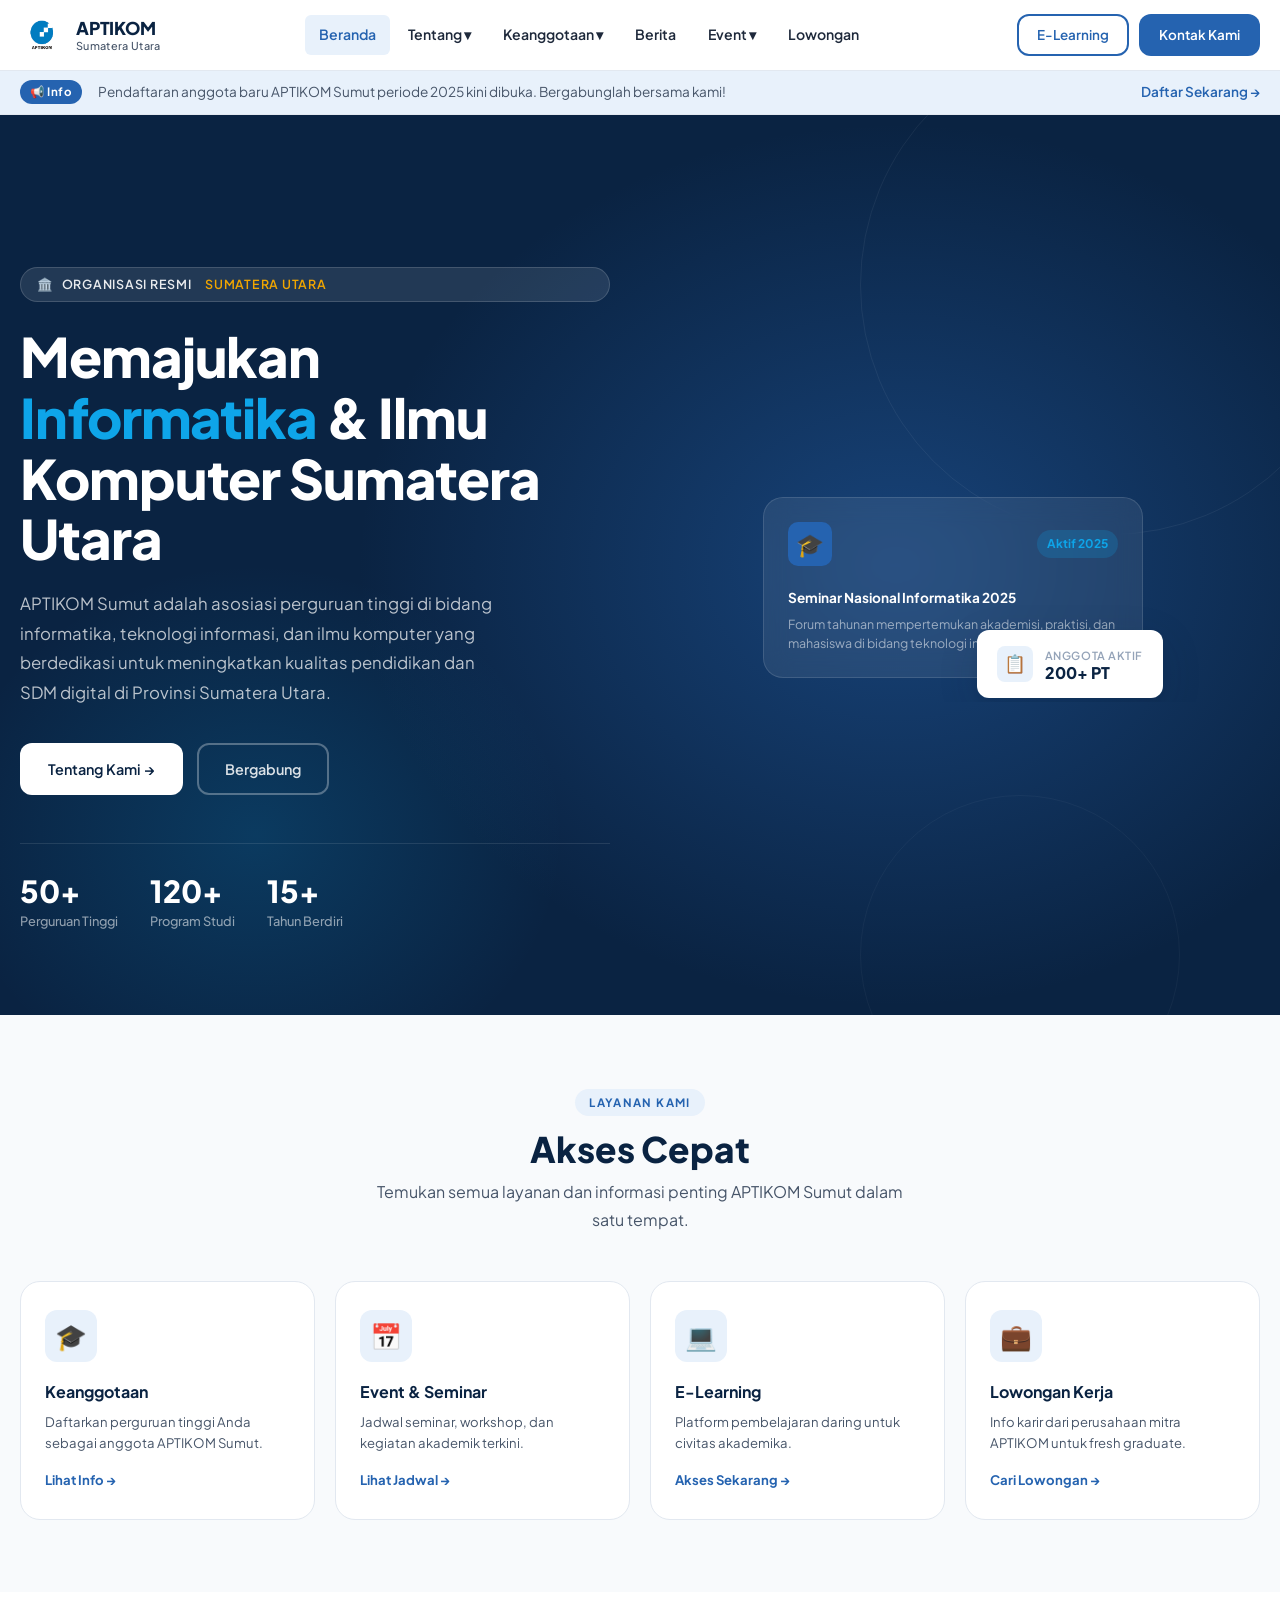
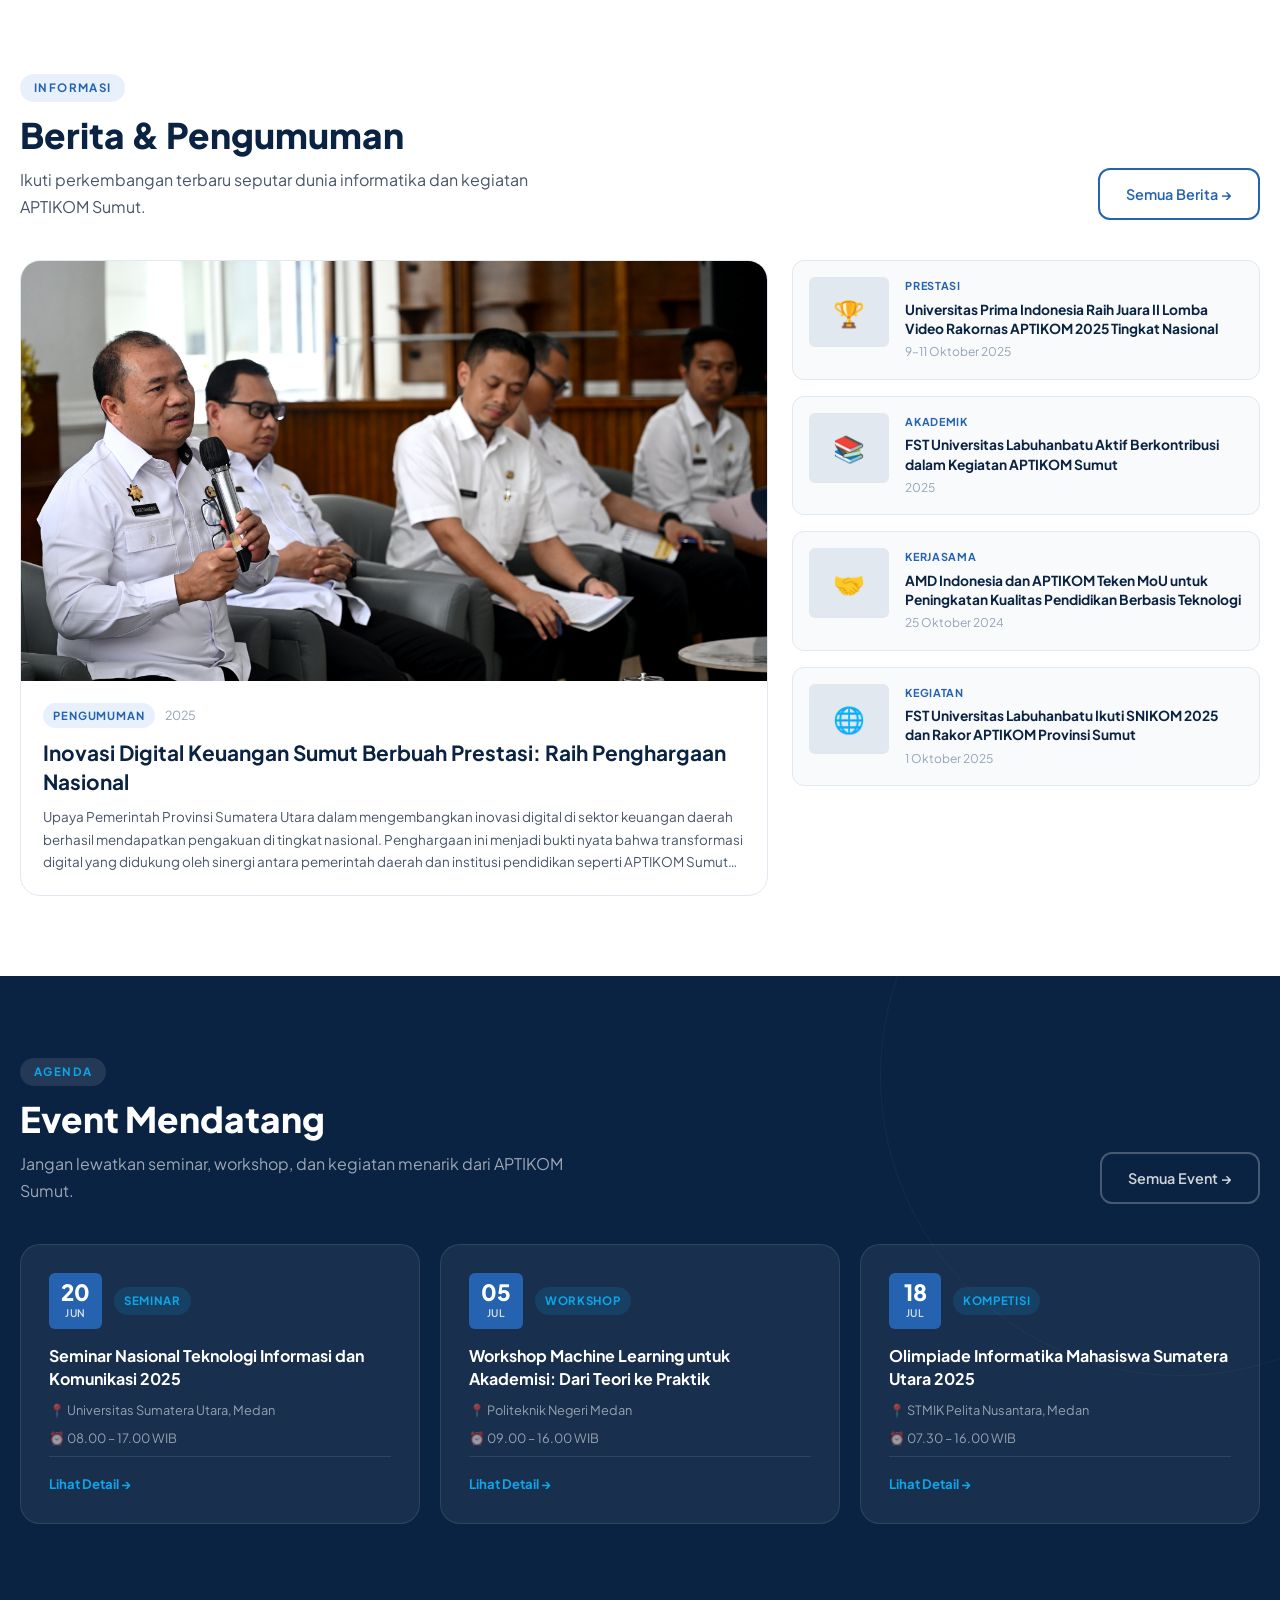
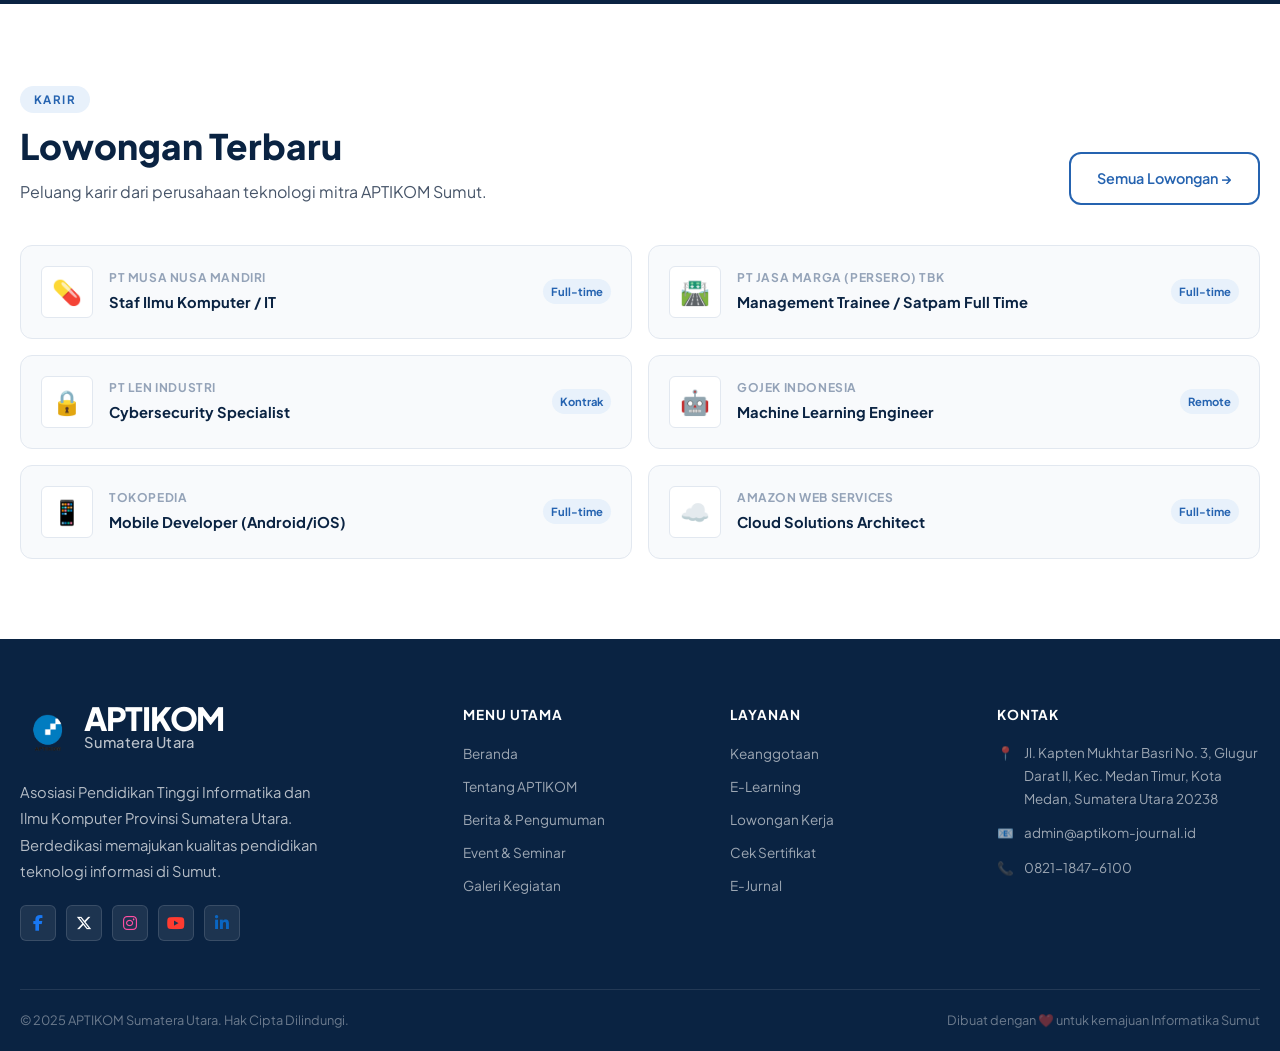
<file: index.html>
<!DOCTYPE html>
<html lang="id">
<head>
  <meta charset="UTF-8" />
  <meta name="viewport" content="width=device-width, initial-scale=1.0" />
  <meta name="description" content="APTIKOM Sumatera Utara — Asosiasi Pendidikan Tinggi Informatika dan Ilmu Komputer Provinsi Sumatera Utara" />

  <title>APTIKOM Sumatera Utara</title>

  <!-- ── FAVICON: Ganti href di bawah dengan path favicon asli ── -->
  <!-- <link rel="icon" href="assets/logo/favicon.ico" type="image/x-icon" /> -->

  <link rel="stylesheet" href="css/style_global.css" />
  <link rel="stylesheet" href="css/style_index.css" />

  <!-- Font Awesome -->
  <link rel="stylesheet"
  href="https://cdnjs.cloudflare.com/ajax/libs/font-awesome/6.5.2/css/all.min.css">

</head>
<body>

  <!-- ═══════════════════════════════════════════════
       NAVBAR
  ═══════════════════════════════════════════════ -->
  <nav class="navbar" id="navbar">
    <div class="container navbar-inner">

      <a href="index.html" class="navbar-logo">
        <img src="img/aptikom.png" alt="Logo APTIKOM Sumut"
             onerror="this.style.display='none'" />
        <div class="navbar-logo-text">
          <span class="logo-main">APTIKOM</span>
          <span class="logo-sub">Sumatera Utara</span>
        </div>
      </a>

      <!-- Navigasi Utama -->
      <ul class="navbar-nav">
        <li class="nav-item">
          <a href="index.html" class="nav-link active">Beranda</a>
        </li>

        <li class="nav-item">
          <a href="tentang.html" class="nav-link">Tentang ▾</a>
          <div class="dropdown-menu">
            <a href="tentang.html#sejarah">Sejarah</a>
            <a href="tentang.html#visi-misi">Visi &amp; Misi</a>
            <a href="tentang.html#struktur">Struktur Organisasi</a>
            <a href="tentang.html#ad-art">AD &amp; ART</a>
          </div>
        </li>

        <li class="nav-item">
          <a href="keanggotaan.html" class="nav-link">Keanggotaan ▾</a>
          <div class="dropdown-menu">
            <a href="keanggotaan.html#cara-daftar">Cara Pendaftaran</a>
            <a href="keanggotaan.html#daftar">Daftar Sekarang</a>
            <a href="keanggotaan.html#anggota">Data Anggota</a>
          </div>
        </li>

        <li class="nav-item">
          <a href="berita.html" class="nav-link">Berita</a>
        </li>

        <li class="nav-item">
          <a href="event.html" class="nav-link">Event ▾</a>
          <div class="dropdown-menu">
            <a href="event.html#seminar">Seminar</a>
            <a href="event.html#workshop">Workshop</a>
            <a href="galeri.html">Arsip Kegiatan</a>
          </div>
        </li>

        <li class="nav-item">
          <a href="lowongan.html" class="nav-link">Lowongan</a>
        </li>

        <!-- Tombol CTA khusus mobile — tersembunyi di desktop via CSS -->
        <li class="navbar-mobile-cta">
          <a href="elearning.html" class="btn btn-outline">E-Learning</a>
          <a href="kontak.html" class="btn btn-primary">Kontak Kami</a>
        </li>
      </ul>

      <!-- CTA Kanan -->
      <div class="navbar-cta">
        <a href="elearning.html" class="btn btn-outline" style="padding: 8px 18px; font-size: 0.84rem;">
          E-Learning
        </a>
        <a href="kontak.html" class="btn btn-primary" style="padding: 8px 18px; font-size: 0.84rem;">
          Kontak Kami
        </a>
      </div>

      <!-- Mobile Toggle (fungsional dengan JS) -->
      <div class="navbar-toggle" id="navToggle" aria-label="Buka menu">
        <span></span>
        <span></span>
        <span></span>
      </div>
    </div>
  </nav>


  <!-- ═══════════════════════════════════════════════
       ANNOUNCEMENT BAR
  ═══════════════════════════════════════════════ -->
  <div class="announcement-bar">
    <div class="container announcement-inner">
      <span class="announcement-label">📢 Info</span>
      <span class="announcement-text">
        Pendaftaran anggota baru APTIKOM Sumut periode 2025 kini dibuka. Bergabunglah bersama kami!
      </span>
      <a href="keanggotaan.html" class="announcement-link">Daftar Sekarang →</a>
    </div>
  </div>


  <!-- ═══════════════════════════════════════════════
       HERO SECTION
  ═══════════════════════════════════════════════ -->
  <section class="hero">
    <div class="hero-bg"></div>
    <div class="container">
      <div class="hero-content">

        <!-- Kiri: Teks Utama -->
        <div class="hero-left">
          <div class="hero-badge">
            <span>🏛️</span> Organisasi Resmi &nbsp;<span>Sumatera Utara</span>
          </div>

          <h1 class="hero-title">
            Memajukan <em>Informatika</em> &amp; Ilmu Komputer Sumatera Utara
          </h1>

          <p class="hero-desc">
            APTIKOM Sumut adalah asosiasi perguruan tinggi di bidang informatika, teknologi informasi,
            dan ilmu komputer yang berdedikasi untuk meningkatkan kualitas pendidikan dan SDM digital
            di Provinsi Sumatera Utara.
          </p>

          <div class="hero-actions">
            <a href="tentang.html" class="btn btn-white">
              Tentang Kami →
            </a>
            <a href="keanggotaan.html" class="btn btn-outline" style="color:rgba(255,255,255,0.85); border-color:rgba(255,255,255,0.3);">
              Bergabung
            </a>
          </div>

          <div class="hero-stats">
            <div class="stat-item">
              <div class="stat-value">50+</div>
              <div class="stat-label">Perguruan Tinggi</div>
            </div>
            <div class="stat-item">
              <div class="stat-value">120+</div>
              <div class="stat-label">Program Studi</div>
            </div>
            <div class="stat-item">
              <div class="stat-value">15+</div>
              <div class="stat-label">Tahun Berdiri</div>
            </div>
          </div>
        </div>

        <!-- Kanan: Kartu Visual -->
        <div class="hero-visual">
          <div class="hero-card-stack">
            <div class="hero-card">
              <div class="hero-card-top">
                <div class="hero-card-icon">🎓</div>
                <span class="hero-card-badge">Aktif 2025</span>
              </div>
              <div class="hero-card-title">Seminar Nasional Informatika 2025</div>
              <div class="hero-card-desc">
                Forum tahunan mempertemukan akademisi, praktisi, dan mahasiswa di bidang teknologi informasi.
              </div>
            </div>

            <div class="hero-card-float">
              <div class="float-icon">📋</div>
              <div>
                <div class="float-label">Anggota Aktif</div>
                <div class="float-value">200+ PT</div>
              </div>
            </div>
          </div>
        </div>

      </div>
    </div>
  </section>


  <!-- ═══════════════════════════════════════════════
       QUICK LINKS
  ═══════════════════════════════════════════════ -->
  <section class="quick-links">
    <div class="container">
      <div style="text-align:center; margin-bottom: 0;">
        <span class="section-tag">Layanan Kami</span>
        <h2 class="section-title" style="margin: 0 auto 8px;">Akses Cepat</h2>
        <p class="section-subtitle" style="margin: 0 auto;">
          Temukan semua layanan dan informasi penting APTIKOM Sumut dalam satu tempat.
        </p>
      </div>

      <div class="quick-links-grid">
        <a href="keanggotaan.html" class="quick-card">
          <div class="quick-card-icon">🎓</div>
          <div class="quick-card-title">Keanggotaan</div>
          <div class="quick-card-desc">Daftarkan perguruan tinggi Anda sebagai anggota APTIKOM Sumut.</div>
          <div class="quick-card-arrow">Lihat Info →</div>
        </a>

        <a href="event.html" class="quick-card">
          <div class="quick-card-icon">📅</div>
          <div class="quick-card-title">Event &amp; Seminar</div>
          <div class="quick-card-desc">Jadwal seminar, workshop, dan kegiatan akademik terkini.</div>
          <div class="quick-card-arrow">Lihat Jadwal →</div>
        </a>

        <a href="elearning.html" class="quick-card">
          <div class="quick-card-icon">💻</div>
          <div class="quick-card-title">E-Learning</div>
          <div class="quick-card-desc">Platform pembelajaran daring untuk civitas akademika.</div>
          <div class="quick-card-arrow">Akses Sekarang →</div>
        </a>

        <a href="lowongan.html" class="quick-card">
          <div class="quick-card-icon">💼</div>
          <div class="quick-card-title">Lowongan Kerja</div>
          <div class="quick-card-desc">Info karir dari perusahaan mitra APTIKOM untuk fresh graduate.</div>
          <div class="quick-card-arrow">Cari Lowongan →</div>
        </a>
      </div>
    </div>
  </section>


  <!-- ═══════════════════════════════════════════════
       BERITA TERBARU
  ═══════════════════════════════════════════════ -->
  <section class="section-berita">
    <div class="container">
      <div class="section-header">
        <div>
          <span class="section-tag">Informasi</span>
          <h2 class="section-title">Berita &amp; Pengumuman</h2>
          <p class="section-subtitle">Ikuti perkembangan terbaru seputar dunia informatika dan kegiatan APTIKOM Sumut.</p>
        </div>
        <a href="berita.html" class="btn btn-outline">Semua Berita →</a>
      </div>

      <div class="news-grid">
        <!-- Berita Utama (Featured) -->
        <a href="https://sumutprov.go.id/artikel/artikel/inovasi-digital-keuangan-sumut-berbuah-prestasi-raih-penghargaan-nasional" class="news-card featured"
        target="_blank">
          <div class="news-card-img">
            <!-- Placeholder gambar berita -->
            <img src="img/Konferensi-Pers-BAPENDA-BKAD-5.jpg.jpeg" alt="Berita APTIKOM">
          </div>
          <div class="news-card-body">
            <div class="news-meta">
              <span class="news-category">Pengumuman</span>
              <span class="news-date">2025</span>
            </div>
            <h3 class="news-card-title">
              Inovasi Digital Keuangan Sumut Berbuah Prestasi: Raih Penghargaan Nasional
            </h3>
            <p class="news-card-excerpt">
              Upaya Pemerintah Provinsi Sumatera Utara dalam mengembangkan inovasi digital 
              di sektor keuangan daerah berhasil mendapatkan pengakuan di tingkat nasional. 
              Penghargaan ini menjadi bukti nyata bahwa transformasi digital yang didukung 
              oleh sinergi antara pemerintah daerah dan institusi pendidikan seperti APTIKOM 
              Sumut telah memberikan dampak positif yang terukur. Pencapaian ini diharapkan 
              mendorong lebih banyak inisiasi digitalisasi di berbagai sektor pemerintahan 
              dan pendidikan di Sumatera Utara.
            </p>
          </div>
        </a>

        <!-- Berita Samping -->
        <div class="news-side">
          <a href="https://unprimdn.ac.id/en/posts/[base64]" class="news-list-item"
          target="_blank">
            <div class="news-list-img">
              <span style="display:flex;align-items:center;justify-content:center;height:100%;font-size:1.6rem;">🏆</span>
            </div>
            <div class="news-list-body">
              <div class="news-list-category">Prestasi</div>
              <div class="news-list-title">Universitas Prima Indonesia Raih Juara II Lomba Video Rakornas APTIKOM 2025 Tingkat Nasional</div>
              <div class="news-list-date">9–11 Oktober 2025</div>
            </div>
          </a>

          <a href="https://fst.ulb.ac.id/tag/aptikom/" class="news-list-item"
          target="_blank">
            <div class="news-list-img">
              <span style="display:flex;align-items:center;justify-content:center;height:100%;font-size:1.6rem;">📚</span>
            </div>
            <div class="news-list-body">
              <div class="news-list-category">Akademik</div>
              <div class="news-list-title">FST Universitas Labuhanbatu Aktif Berkontribusi dalam Kegiatan APTIKOM Sumut</div>
              <div class="news-list-date">2025</div>
            </div>
          </a>

          <a href="https://sumutpos.jawapos.com/pendidikan/2410250010/tingkatkan-kualitas-pendidikan-berbasis-teknologi-amd-indonesia-dan-aptikom-teken-mou" class="news-list-item"
          target="_blank">
            <div class="news-list-img">
              <span style="display:flex;align-items:center;justify-content:center;height:100%;font-size:1.6rem;">🤝</span>
            </div>
            <div class="news-list-body">
              <div class="news-list-category">Kerjasama</div>
              <div class="news-list-title">AMD Indonesia dan APTIKOM Teken MoU untuk Peningkatan Kualitas Pendidikan Berbasis Teknologi</div>
              <div class="news-list-date">25 Oktober 2024</div>
            </div>
          </a>

          <a href="https://fst.ulb.ac.id/2025/10/01/fakultas-sains-dan-teknologi-mengikuti-seminar-nasional-ilmu-komputer-snikom-2025-dan-rapat-koordinasi-aptikom-provinsi-sumatera-utara-tahun-2025/" class="news-list-item"
          target="_blank">
            <div class="news-list-img">
              <span style="display:flex;align-items:center;justify-content:center;height:100%;font-size:1.6rem;">🌐</span>
            </div>
            <div class="news-list-body">
              <div class="news-list-category">Kegiatan</div>
              <div class="news-list-title">FST Universitas Labuhanbatu Ikuti SNIKOM 2025 dan Rakor APTIKOM Provinsi Sumut</div>
              <div class="news-list-date">1 Oktober 2025</div>
            </div>
          </a>
        </div>
      </div>
    </div>
  </section>


  <!-- ═══════════════════════════════════════════════
       EVENT MENDATANG
  ═══════════════════════════════════════════════ -->
  <section class="section-event">
    <div class="container">
      <div class="section-header">
        <div>
          <span class="section-tag">Agenda</span>
          <h2 class="section-title">Event Mendatang</h2>
          <p class="section-subtitle">Jangan lewatkan seminar, workshop, dan kegiatan menarik dari APTIKOM Sumut.</p>
        </div>
        <a href="event.html" class="btn btn-outline" style="color:rgba(255,255,255,0.8); border-color:rgba(255,255,255,0.25); flex-shrink:0;">
          Semua Event →
        </a>
      </div>

      <div class="event-grid">
        <a href="event.html" class="event-card">
          <div class="event-date-box">
            <div class="event-date">
              <div class="day">20</div>
              <div class="month">Jun</div>
            </div>
            <span class="event-type">Seminar</span>
          </div>
          <div class="event-title">Seminar Nasional Teknologi Informasi dan Komunikasi 2025</div>
          <div class="event-info">📍 Universitas Sumatera Utara, Medan</div>
          <div class="event-info">⏰ 08.00 – 17.00 WIB</div>
          <div class="event-card-footer">Lihat Detail →</div>
        </a>

        <a href="event.html" class="event-card">
          <div class="event-date-box">
            <div class="event-date">
              <div class="day">05</div>
              <div class="month">Jul</div>
            </div>
            <span class="event-type">Workshop</span>
          </div>
          <div class="event-title">Workshop Machine Learning untuk Akademisi: Dari Teori ke Praktik</div>
          <div class="event-info">📍 Politeknik Negeri Medan</div>
          <div class="event-info">⏰ 09.00 – 16.00 WIB</div>
          <div class="event-card-footer">Lihat Detail →</div>
        </a>

        <a href="event.html" class="event-card">
          <div class="event-date-box">
            <div class="event-date">
              <div class="day">18</div>
              <div class="month">Jul</div>
            </div>
            <span class="event-type">Kompetisi</span>
          </div>
          <div class="event-title">Olimpiade Informatika Mahasiswa Sumatera Utara 2025</div>
          <div class="event-info">📍 STMIK Pelita Nusantara, Medan</div>
          <div class="event-info">⏰ 07.30 – 16.00 WIB</div>
          <div class="event-card-footer">Lihat Detail →</div>
        </a>
      </div>
    </div>
  </section>


  <!-- ═══════════════════════════════════════════════
       CTA KEANGGOTAAN
  ═══════════════════════════════════════════════ -->
  <section class="section-cta">
    <div class="container">
      <div class="cta-box">
        <div style="position:relative; z-index:1;">
          <span class="cta-tag">⭐ Bergabung Sekarang</span>
          <h2 class="cta-title">Jadilah Bagian dari Keluarga Besar APTIKOM Sumut</h2>
          <p class="cta-desc">
            Bergabunglah bersama lebih dari 50 perguruan tinggi anggota dan raih manfaat jaringan, 
            program, serta kolaborasi akademik yang luas di seluruh Sumatera Utara.
          </p>
        </div>
        <div class="cta-actions" style="position:relative; z-index:1;">
          <a href="keanggotaan.html" class="btn btn-white">Daftar Anggota</a>
          <a href="tentang.html" class="btn btn-outline" style="color:rgba(255,255,255,0.85); border-color:rgba(255,255,255,0.3);">Pelajari Lebih Lanjut</a>
        </div>
      </div>
    </div>
  </section>


  <!-- ═══════════════════════════════════════════════
       LOWONGAN TERBARU
  ═══════════════════════════════════════════════ -->
  <section class="section-lowongan">
    <div class="container">
      <div class="section-header">
        <div>
          <span class="section-tag">Karir</span>
          <h2 class="section-title">Lowongan Terbaru</h2>
          <p class="section-subtitle">Peluang karir dari perusahaan teknologi mitra APTIKOM Sumut.</p>
        </div>
        <a href="lowongan.html" class="btn btn-outline">Semua Lowongan →</a>
      </div>

      <div class="lowongan-grid">
        <a href="lowongan/pt-musa-nusa-mandiri.html" class="lowongan-card">
          <div class="lowongan-logo">💊</div>
          <div class="lowongan-info">
            <div class="lowongan-company">PT Musa Nusa Mandiri</div>
            <div class="lowongan-title">Staf Ilmu Komputer / IT</div>
          </div>
          <span class="lowongan-tag">Full-time</span>
        </a>

        <a href="lowongan/pt-jasa-marga-persero-tbk.html" class="lowongan-card">
          <div class="lowongan-logo">🛣️</div>
          <div class="lowongan-info">
            <div class="lowongan-company">PT Jasa Marga (Persero) Tbk</div>
            <div class="lowongan-title">Management Trainee / Satpam Full Time</div>
          </div>
          <span class="lowongan-tag">Full-time</span>
        </a>

        <a href="lowongan.html" class="lowongan-card">
          <div class="lowongan-logo">🔒</div>
          <div class="lowongan-info">
            <div class="lowongan-company">PT Len Industri</div>
            <div class="lowongan-title">Cybersecurity Specialist</div>
          </div>
          <span class="lowongan-tag">Kontrak</span>
        </a>

        <a href="lowongan.html" class="lowongan-card">
          <div class="lowongan-logo">🤖</div>
          <div class="lowongan-info">
            <div class="lowongan-company">Gojek Indonesia</div>
            <div class="lowongan-title">Machine Learning Engineer</div>
          </div>
          <span class="lowongan-tag">Remote</span>
        </a>

        <a href="lowongan.html" class="lowongan-card">
          <div class="lowongan-logo">📱</div>
          <div class="lowongan-info">
            <div class="lowongan-company">Tokopedia</div>
            <div class="lowongan-title">Mobile Developer (Android/iOS)</div>
          </div>
          <span class="lowongan-tag">Full-time</span>
        </a>

        <a href="lowongan.html" class="lowongan-card">
          <div class="lowongan-logo">☁️</div>
          <div class="lowongan-info">
            <div class="lowongan-company">Amazon Web Services</div>
            <div class="lowongan-title">Cloud Solutions Architect</div>
          </div>
          <span class="lowongan-tag">Full-time</span>
        </a>
      </div>
    </div>
  </section>


  <!-- ═══════════════════════════════════════════════
       FOOTER
  ═══════════════════════════════════════════════ -->
  <footer class="footer">
    <div class="container">
      <div class="footer-grid">

        <!-- Brand -->
        <div class="footer-brand">
          <div class="footer-logo">
  <img src="img/aptikom.png" alt="Logo APTIKOM Sumut"
       onerror="this.style.display='none'" />

  <div class="footer-logo-text">
    <span class="footer-logo-main">APTIKOM</span>
    <span class="footer-logo-sub">Sumatera Utara</span>
  </div>
</div>
          <p class="footer-desc">
            Asosiasi Pendidikan Tinggi Informatika dan Ilmu Komputer Provinsi Sumatera Utara.
            Berdedikasi memajukan kualitas pendidikan teknologi informasi di Sumut.
          </p>
          <div class="footer-social">

  <a href="#" class="social-link facebook" title="Facebook">
    <i class="fa-brands fa-facebook-f"></i>
  </a>

  <a href="#" class="social-link twitter" title="Twitter/X">
    <i class="fa-brands fa-x-twitter"></i>
  </a>

  <a href="https://www.instagram.com/aptikom.sumut/"
     class="social-link instagram"
     title="Instagram"
     target="_blank">
    <i class="fa-brands fa-instagram"></i>
  </a>

  <a href="https://www.youtube.com/@aptikomtv5281"
     class="social-link youtube"
     title="YouTube"
     target="_blank">
    <i class="fa-brands fa-youtube"></i>
  </a>

  <a href="#" class="social-link linkedin" title="LinkedIn">
    <i class="fa-brands fa-linkedin-in"></i>
  </a>

</div>
        </div>

        <!-- Menu -->
        <div>
          <div class="footer-col-title">Menu Utama</div>
          <div class="footer-links">
            <a href="index.html">Beranda</a>
            <a href="tentang.html">Tentang APTIKOM</a>
            <a href="berita.html">Berita &amp; Pengumuman</a>
            <a href="event.html">Event &amp; Seminar</a>
            <a href="galeri.html">Galeri Kegiatan</a>
          </div>
        </div>

        <!-- Layanan -->
        <div>
          <div class="footer-col-title">Layanan</div>
          <div class="footer-links">
            <a href="keanggotaan.html">Keanggotaan</a>
            <a href="elearning.html">E-Learning</a>
            <a href="lowongan.html">Lowongan Kerja</a>
            <a href="#">Cek Sertifikat</a>
            <a href="#">E-Jurnal</a>
          </div>
        </div>

        <!-- Kontak -->
        <div>
          <div class="footer-col-title">Kontak</div>
          <div class="footer-contact-item">
            <span class="icon">📍</span>
            <span>Jl. Kapten Mukhtar Basri No. 3, Glugur Darat II, Kec. Medan Timur, Kota Medan, Sumatera Utara 20238</span>
          </div>
          <div class="footer-contact-item">
            <span class="icon">📧</span>
            <span>admin@aptikom-journal.id</span>
          </div>
          <div class="footer-contact-item">
            <span class="icon">📞</span>
            <span>0821-1847-6100</span>
          </div>
        </div>

      </div>

      <!-- Bottom Bar -->
      <div class="footer-bottom">
        <span>© 2025 APTIKOM Sumatera Utara. Hak Cipta Dilindungi.</span>
        <span>Dibuat dengan ❤️ untuk kemajuan Informatika Sumut</span>
      </div>
    </div>
  </footer>


  <!-- ═══════════════════════════════════════════════
       SCRIPT: Navbar scroll effect + mobile toggle
  ═══════════════════════════════════════════════ -->
  <script>
    // ── Navbar shadow saat scroll ──
    const navbar = document.getElementById('navbar');
    window.addEventListener('scroll', () => {
      navbar.classList.toggle('scrolled', window.scrollY > 20);
    });

    // ── Deteksi mobile ──
    const isMobile = () => window.innerWidth <= 768;

    // ── Dropdown: hover (desktop) + klik (mobile) ──
    const HIDE_DELAY = 300;

    document.querySelectorAll('.nav-item').forEach(item => {
      const menu = item.querySelector('.dropdown-menu');
      if (!menu) return;

      let hideTimer = null;

      const showMenu  = () => { clearTimeout(hideTimer); menu.classList.add('is-open'); };
      const hideMenu  = () => { menu.classList.remove('is-open'); };
      const schedHide = () => { hideTimer = setTimeout(hideMenu, HIDE_DELAY); };

      // Hover → desktop saja
      item.addEventListener('mouseenter', () => { if (!isMobile()) showMenu(); });
      item.addEventListener('mouseleave', () => { if (!isMobile()) schedHide(); });
      menu.addEventListener('mouseenter', () => { if (!isMobile()) showMenu(); });
      menu.addEventListener('mouseleave', () => { if (!isMobile()) schedHide(); });

      // Klik → mobile saja
      const navLink = item.querySelector('.nav-link');
      if (navLink) {
        navLink.addEventListener('click', (e) => {
          if (!isMobile()) return;       // biarkan link bekerja normal di desktop
          e.preventDefault();
          const wasOpen = menu.classList.contains('is-open');
          // Tutup semua dropdown dulu
          document.querySelectorAll('.dropdown-menu.is-open')
                  .forEach(m => m.classList.remove('is-open'));
          if (!wasOpen) menu.classList.add('is-open');
        });
      }
    });

    // ── Mobile toggle (hamburger) - samakan pola dengan tentang.html ──
    const navToggle = document.getElementById('navToggle');
    const navbarNav = document.querySelector('.navbar-nav');

    function openMobileMenu() {
      navbarNav.classList.add('mobile-open');
      navToggle.classList.add('is-active');
      navToggle.setAttribute('aria-label', 'Tutup menu');
    }

    function closeMobileMenu() {
      navbarNav.classList.remove('mobile-open');
      navToggle.classList.remove('is-active');
      navToggle.setAttribute('aria-label', 'Buka menu');
      // Tutup semua dropdown di dalam menu mobile
      document.querySelectorAll('.dropdown-menu.is-open')
              .forEach(m => m.classList.remove('is-open'));
    }

    navToggle.addEventListener('click', () => {
      navbarNav.classList.contains('mobile-open') ? closeMobileMenu() : openMobileMenu();
    });

    // Tutup menu saat klik di luar navbar
    document.addEventListener('click', (e) => {
      if (!navbar.contains(e.target)) closeMobileMenu();
    });

    // Tutup menu saat resize ke desktop
    window.addEventListener('resize', () => {
      if (window.innerWidth > 768) closeMobileMenu();
    });
  </script>

</body>
</html>
</file>
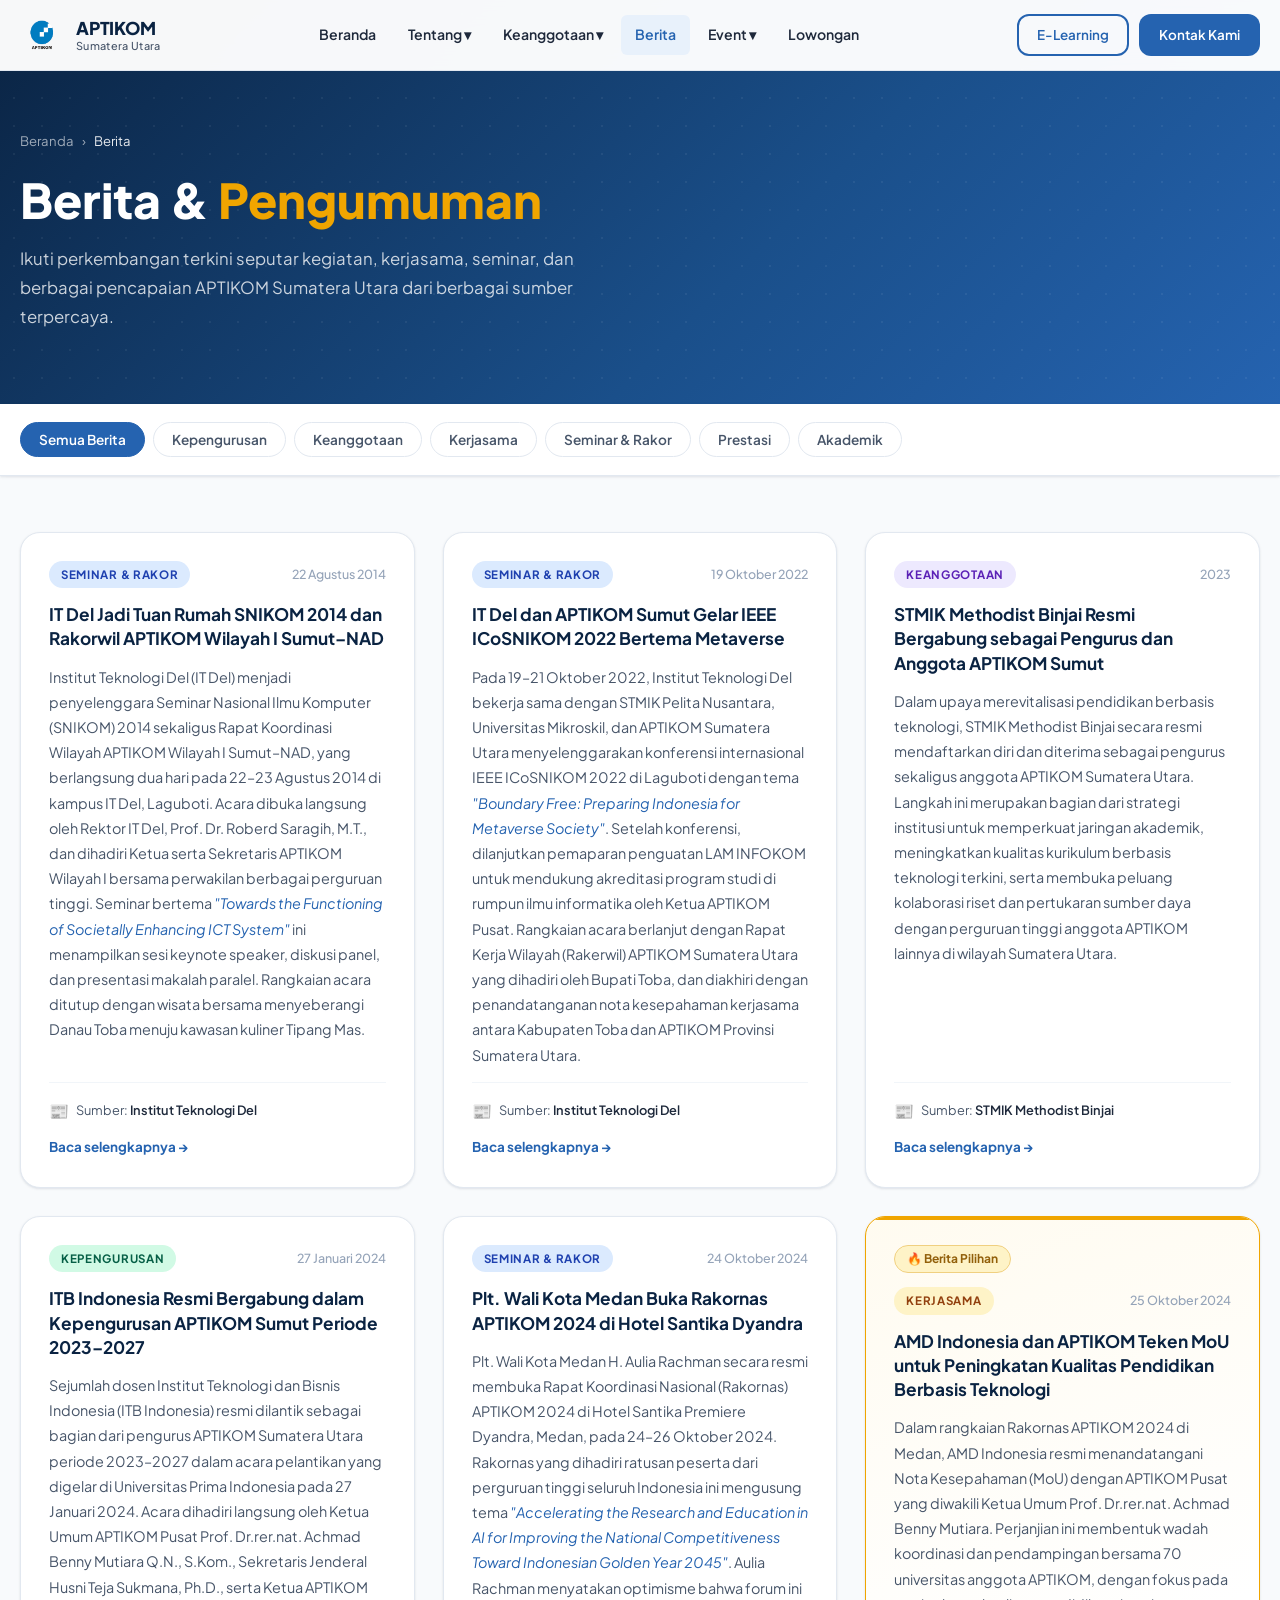
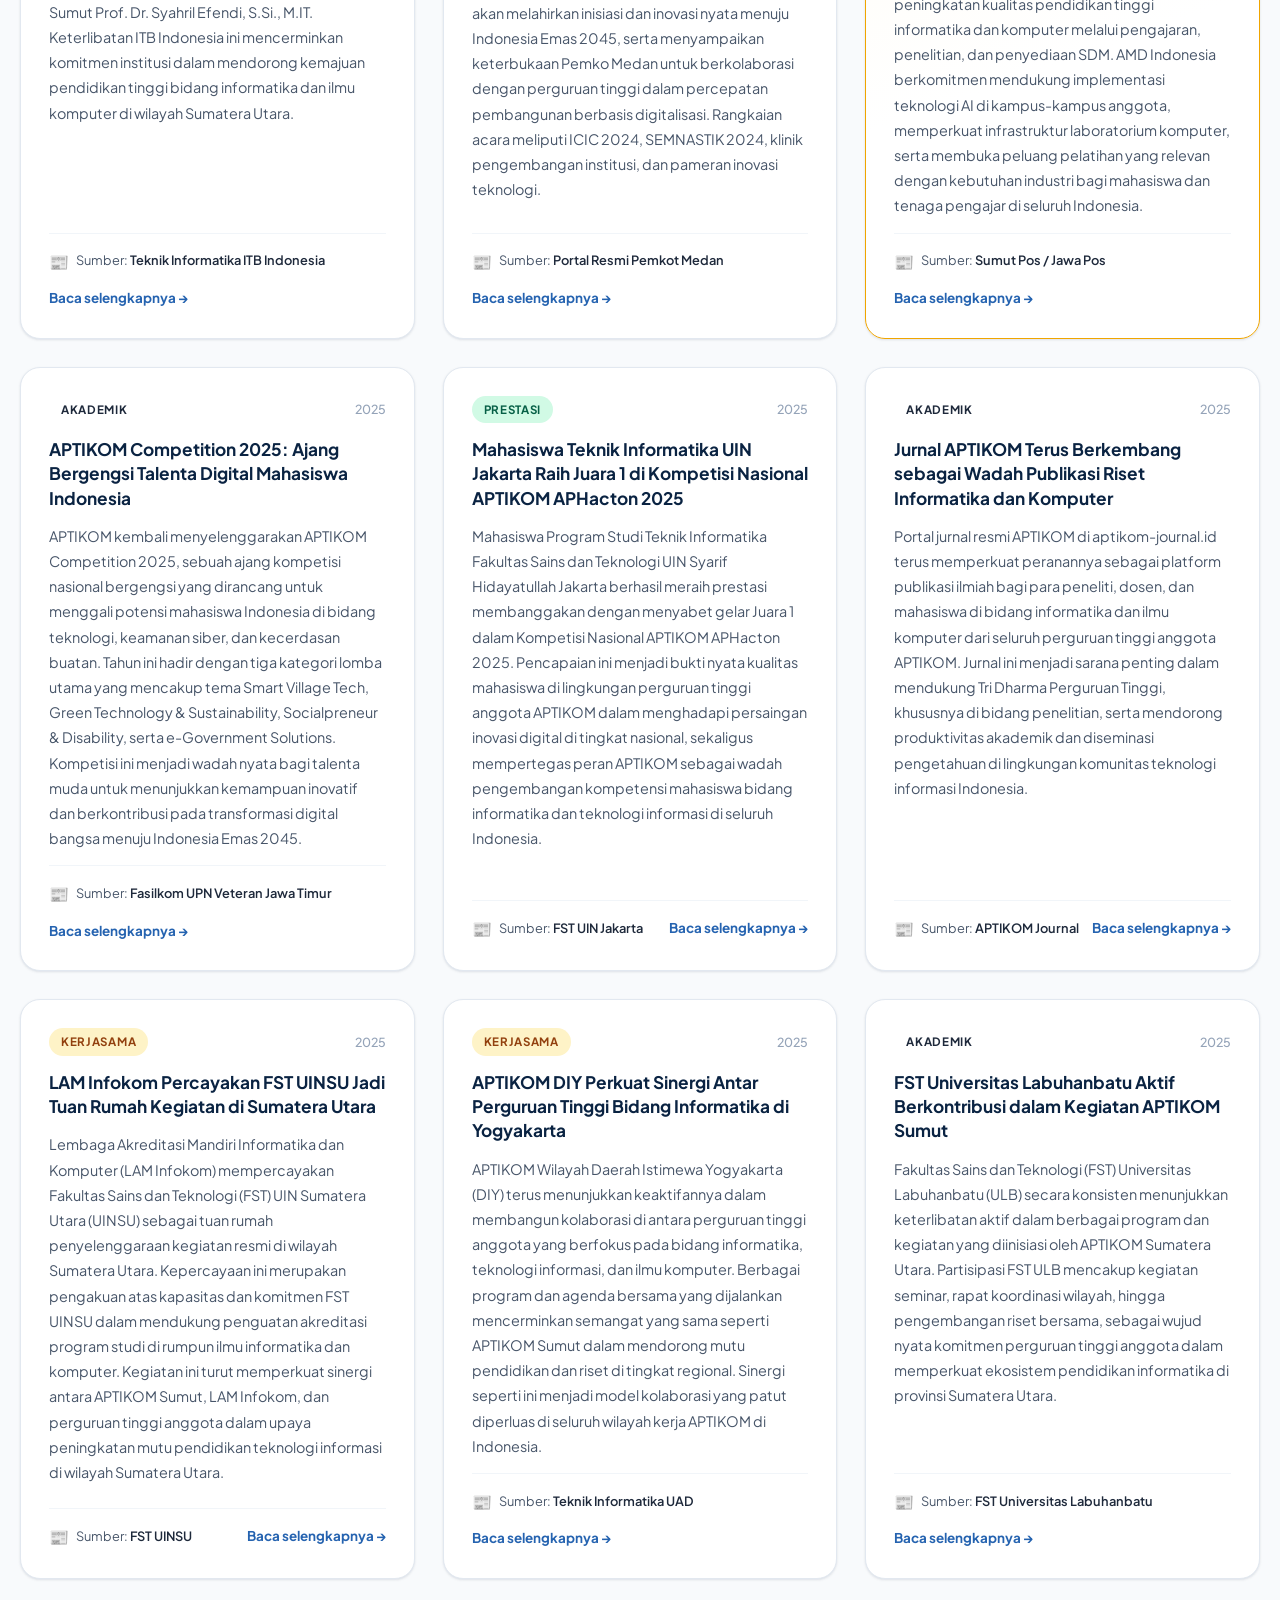
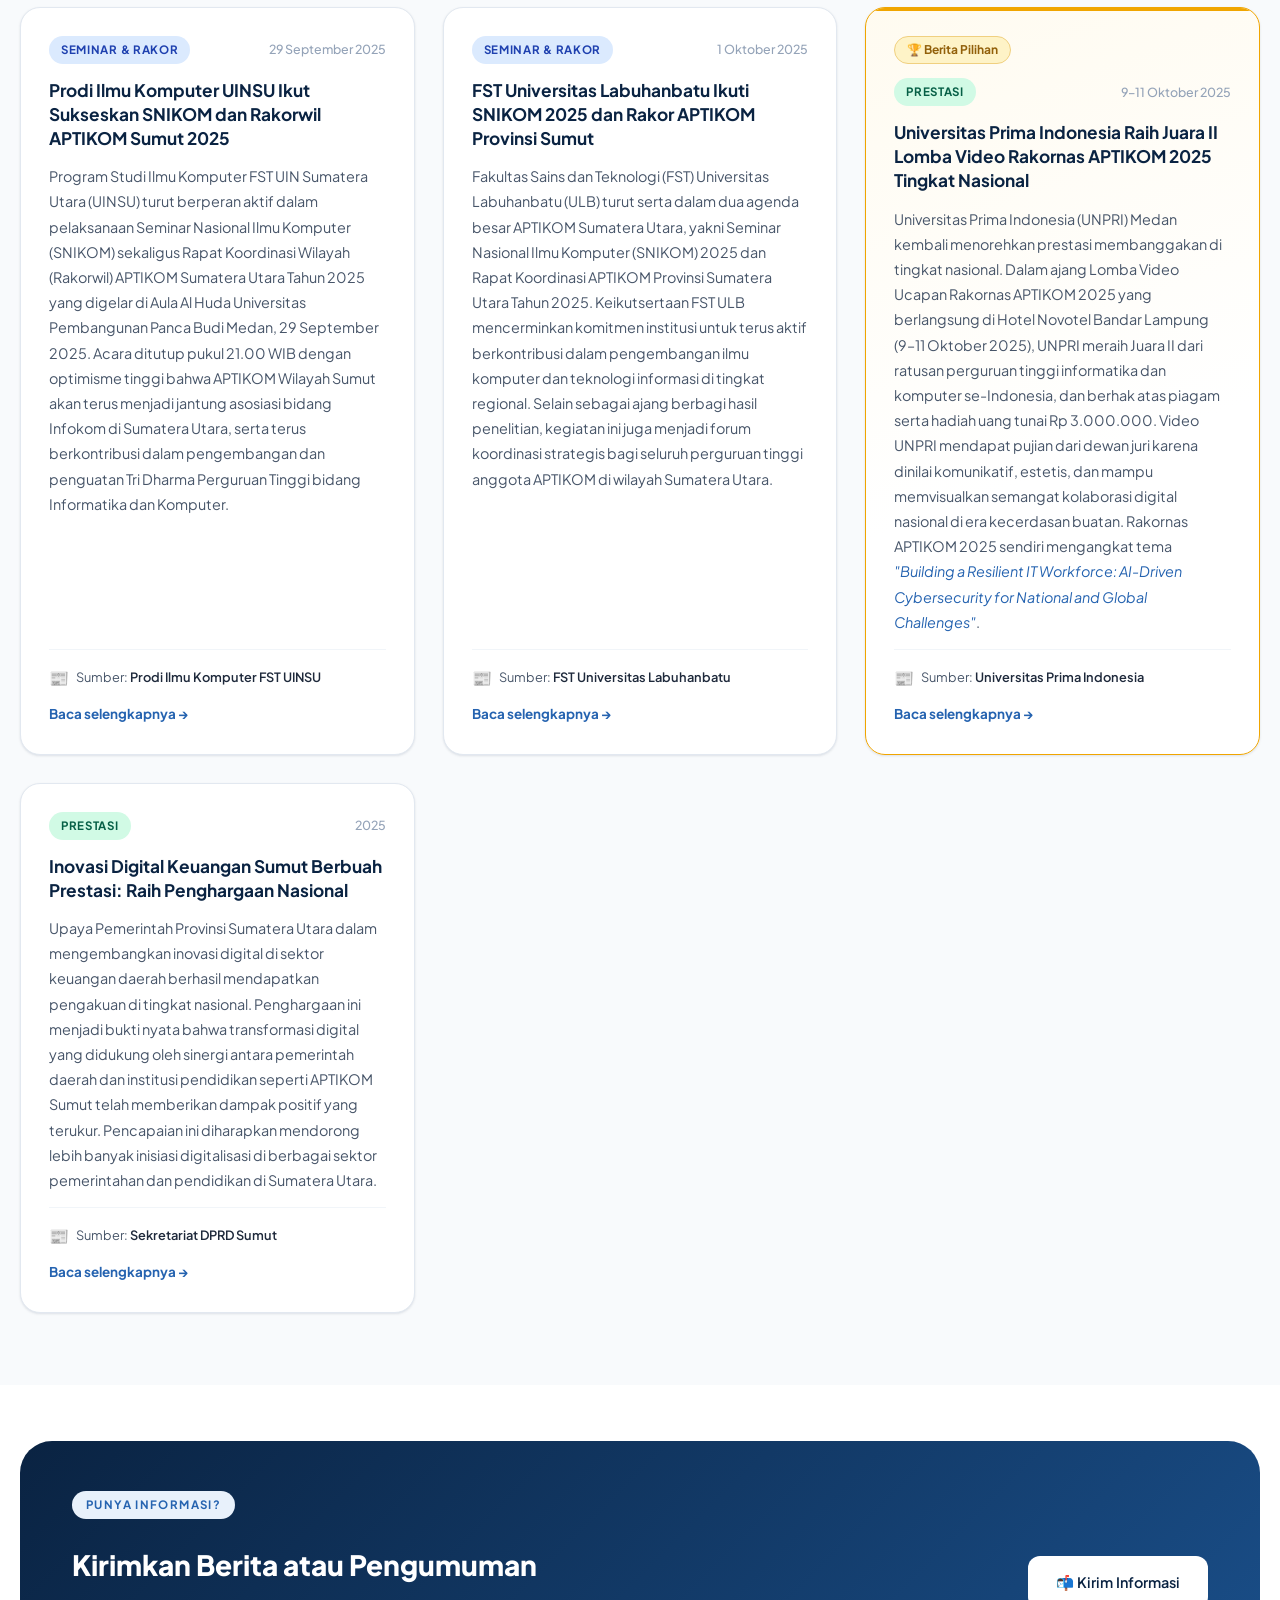
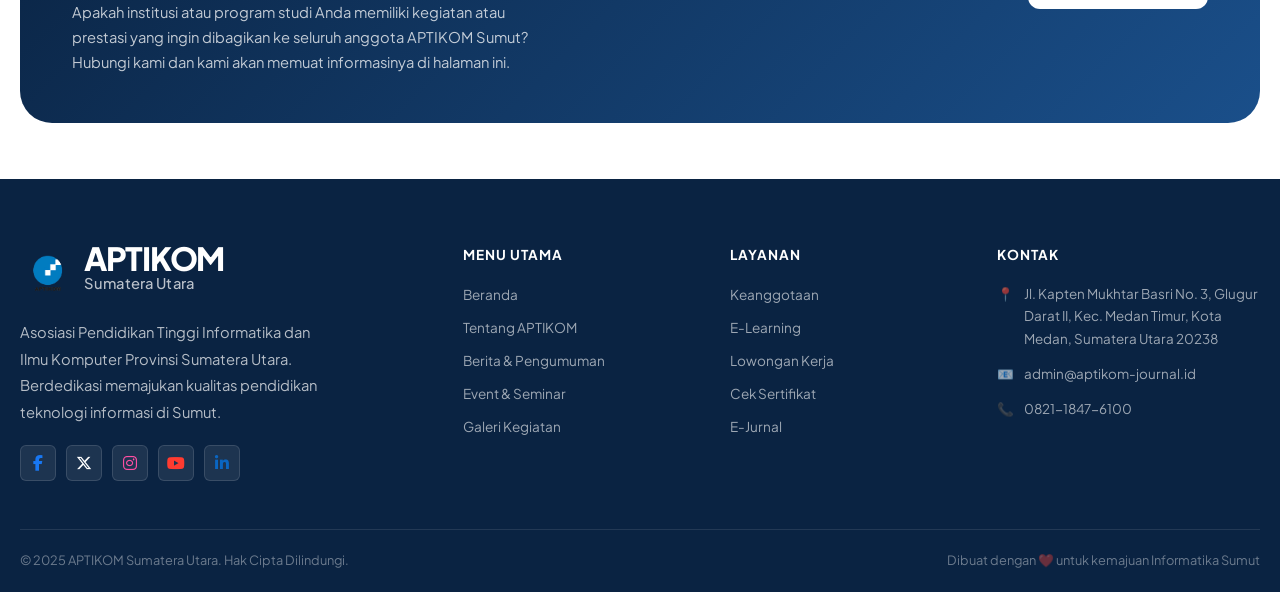
<file: berita.html>
<!DOCTYPE html>
<html lang="id">
<head>
  <meta charset="UTF-8" />
  <meta name="viewport" content="width=device-width, initial-scale=1.0" />
  <meta name="description" content="Berita & Pengumuman APTIKOM Sumatera Utara — Informasi terkini seputar kegiatan, kerjasama, dan perkembangan APTIKOM Sumut." />

  <title>Berita — APTIKOM Sumatera Utara</title>

  <link rel="stylesheet" href="css/style_global.css" />
  <link rel="stylesheet" href="css/style_berita.css" />

  <!-- Font Awesome -->
  <link rel="stylesheet"
  href="https://cdnjs.cloudflare.com/ajax/libs/font-awesome/6.5.2/css/all.min.css">

</head>
<body>

  <!-- ═══════════════════════════════════════════════
       NAVBAR
  ═══════════════════════════════════════════════ -->
  <nav class="navbar" id="navbar">
    <div class="container navbar-inner">

      <!-- Logo -->
      <a href="index.html" class="navbar-logo">
        <img src="img/aptikom.png" alt="Logo APTIKOM Sumut" onerror="this.style.display='none'" />
        <div class="navbar-logo-text">
          <span class="logo-main">APTIKOM</span>
          <span class="logo-sub">Sumatera Utara</span>
        </div>
      </a>

      <!-- Menu Utama -->
      <ul class="navbar-nav">
        <li class="nav-item">
          <a href="index.html" class="nav-link">Beranda</a>
        </li>
        <li class="nav-item">
          <a href="tentang.html" class="nav-link">Tentang ▾</a>
          <div class="dropdown-menu">
            <a href="tentang.html#sejarah">Sejarah</a>
            <a href="tentang.html#visi-misi">Visi &amp; Misi</a>
            <a href="tentang.html#struktur">Struktur Organisasi</a>
            <a href="tentang.html#ad-art">AD &amp; ART</a>
          </div>
        </li>
        <li class="nav-item">
          <a href="keanggotaan.html" class="nav-link">Keanggotaan ▾</a>
          <div class="dropdown-menu">
            <a href="keanggotaan.html#cara-daftar">Cara Pendaftaran</a>
            <a href="keanggotaan.html#daftar">Daftar Sekarang</a>
            <a href="keanggotaan.html#anggota">Data Anggota</a>
          </div>
        </li>
        <li class="nav-item">
          <a href="berita.html" class="nav-link active">Berita</a>
        </li>
        <li class="nav-item">
          <a href="event.html" class="nav-link">Event ▾</a>
          <div class="dropdown-menu">
            <a href="event.html#seminar">Seminar</a>
            <a href="event.html#workshop">Workshop</a>
            <a href="galeri.html">Arsip Kegiatan</a>
          </div>
        </li>
        <li class="nav-item">
          <a href="lowongan.html" class="nav-link">Lowongan</a>
        </li>

        <!-- Tombol CTA khusus mobile — tersembunyi di desktop via CSS -->
        <li class="navbar-mobile-cta">
          <a href="elearning.html" class="btn btn-outline">E-Learning</a>
          <a href="kontak.html" class="btn btn-primary">Kontak Kami</a>
        </li>
      </ul>

      <!-- CTA Buttons -->
      <div class="navbar-cta">
        <a href="elearning.html" class="btn btn-outline" style="padding:8px 18px;font-size:0.84rem;">E-Learning</a>
        <a href="kontak.html"    class="btn btn-primary" style="padding:8px 18px;font-size:0.84rem;">Kontak Kami</a>
      </div>

      <!-- Hamburger (mobile) -->
      <div class="navbar-toggle" id="navToggle" aria-label="Buka menu">
        <span></span><span></span><span></span>
      </div>

    </div>
  </nav>


  <!-- ═══════════════════════════════════════════════
       PAGE HERO
  ═══════════════════════════════════════════════ -->
  <section class="page-hero">
    <div class="page-hero-bg"></div>
    <div class="container page-hero-inner">
      <div class="page-hero-breadcrumb">
        <a href="index.html">Beranda</a>
        <span>›</span>
        <span>Berita</span>
      </div>
      <h1 class="page-hero-title">
        Berita &amp; <em>Pengumuman</em>
      </h1>
      <p class="page-hero-desc">
        Ikuti perkembangan terkini seputar kegiatan, kerjasama, seminar, dan berbagai
        pencapaian APTIKOM Sumatera Utara dari berbagai sumber terpercaya.
      </p>
    </div>
  </section>


  <!-- ═══════════════════════════════════════════════
       FILTER / KATEGORI
  ═══════════════════════════════════════════════ -->
  <section class="section-filter">
    <div class="container">
      <div class="filter-bar">
        <button class="filter-btn active" data-filter="semua">Semua Berita</button>
        <button class="filter-btn" data-filter="kepengurusan">Kepengurusan</button>
        <button class="filter-btn" data-filter="keanggotaan">Keanggotaan</button>
        <button class="filter-btn" data-filter="kerjasama">Kerjasama</button>
        <button class="filter-btn" data-filter="seminar">Seminar &amp; Rakor</button>
        <button class="filter-btn" data-filter="prestasi">Prestasi</button>
        <button class="filter-btn" data-filter="akademik">Akademik</button>
      </div>
    </div>
  </section>


  <!-- ═══════════════════════════════════════════════
       DAFTAR BERITA
       Diurutkan dari TERLAMA → TERBARU
  ═══════════════════════════════════════════════ -->
  <section class="section-berita">
    <div class="container">

      <div class="berita-grid" id="beritaGrid">

        <!-- ─── BERITA 1 ─────────────────────────────
             Sumber: IT Del
             Tanggal: 22–23 Agustus 2014
        ──────────────────────────────────────────── -->
        <article class="berita-card reveal" data-kategori="seminar">
          <div class="berita-card-header">
            <span class="berita-kategori-tag seminar">Seminar &amp; Rakor</span>
            <span class="berita-tanggal">22 Agustus 2014</span>
          </div>
          <h2 class="berita-judul">
            IT Del Jadi Tuan Rumah SNIKOM 2014 dan Rakorwil APTIKOM Wilayah I Sumut–NAD
          </h2>
          <p class="berita-ringkasan">
            Institut Teknologi Del (IT Del) menjadi penyelenggara Seminar Nasional Ilmu Komputer
            (SNIKOM) 2014 sekaligus Rapat Koordinasi Wilayah APTIKOM Wilayah I Sumut–NAD, yang
            berlangsung dua hari pada 22–23 Agustus 2014 di kampus IT Del, Laguboti. Acara dibuka
            langsung oleh Rektor IT Del, Prof. Dr. Roberd Saragih, M.T., dan dihadiri Ketua serta
            Sekretaris APTIKOM Wilayah I bersama perwakilan berbagai perguruan tinggi. Seminar
            bertema <em>"Towards the Functioning of Societally Enhancing ICT System"</em> ini
            menampilkan sesi keynote speaker, diskusi panel, dan presentasi makalah paralel.
            Rangkaian acara ditutup dengan wisata bersama menyeberangi Danau Toba menuju kawasan
            kuliner Tipang Mas.
          </p>
          <div class="berita-card-footer">
            <div class="berita-sumber">
              <span class="sumber-icon">📰</span>
              <span>Sumber: <strong>Institut Teknologi Del</strong></span>
            </div>
            <a href="https://www.del.ac.id/?p=2254"
               target="_blank" rel="noopener noreferrer"
               class="berita-readmore">
              Baca selengkapnya →
            </a>
          </div>
        </article>


        <!-- ─── BERITA 2 ─────────────────────────────
             Sumber: IT Del — ICoSNIKOM 2022 + Rakorwil
             Tanggal: Oktober 2022
        ──────────────────────────────────────────── -->
        <article class="berita-card reveal" data-kategori="seminar">
          <div class="berita-card-header">
            <span class="berita-kategori-tag seminar">Seminar &amp; Rakor</span>
            <span class="berita-tanggal">19 Oktober 2022</span>
          </div>
          <h2 class="berita-judul">
            IT Del dan APTIKOM Sumut Gelar IEEE ICoSNIKOM 2022 Bertema Metaverse
          </h2>
          <p class="berita-ringkasan">
            Pada 19–21 Oktober 2022, Institut Teknologi Del bekerja sama dengan STMIK Pelita
            Nusantara, Universitas Mikroskil, dan APTIKOM Sumatera Utara menyelenggarakan konferensi
            internasional IEEE ICoSNIKOM 2022 di Laguboti dengan tema <em>"Boundary Free: Preparing
            Indonesia for Metaverse Society"</em>. Setelah konferensi, dilanjutkan pemaparan
            penguatan LAM INFOKOM untuk mendukung akreditasi program studi di rumpun ilmu
            informatika oleh Ketua APTIKOM Pusat. Rangkaian acara berlanjut dengan Rapat Kerja
            Wilayah (Rakerwil) APTIKOM Sumatera Utara yang dihadiri oleh Bupati Toba, dan diakhiri
            dengan penandatanganan nota kesepahaman kerjasama antara Kabupaten Toba dan APTIKOM
            Provinsi Sumatera Utara.
          </p>
          <div class="berita-card-footer">
            <div class="berita-sumber">
              <span class="sumber-icon">📰</span>
              <span>Sumber: <strong>Institut Teknologi Del</strong></span>
            </div>
            <a href="https://www.del.ac.id/?p=14246"
               target="_blank" rel="noopener noreferrer"
               class="berita-readmore">
              Baca selengkapnya →
            </a>
          </div>
        </article>


        <!-- ─── BERITA 3 ─────────────────────────────
             Sumber: STMIK Methodist Binjai
             Tanggal: 2023
        ──────────────────────────────────────────── -->
        <article class="berita-card reveal" data-kategori="keanggotaan">
          <div class="berita-card-header">
            <span class="berita-kategori-tag keanggotaan">Keanggotaan</span>
            <span class="berita-tanggal">2023</span>
          </div>
          <h2 class="berita-judul">
            STMIK Methodist Binjai Resmi Bergabung sebagai Pengurus dan Anggota APTIKOM Sumut
          </h2>
          <p class="berita-ringkasan">
            Dalam upaya merevitalisasi pendidikan berbasis teknologi, STMIK Methodist Binjai secara
            resmi mendaftarkan diri dan diterima sebagai pengurus sekaligus anggota APTIKOM Sumatera
            Utara. Langkah ini merupakan bagian dari strategi institusi untuk memperkuat jaringan
            akademik, meningkatkan kualitas kurikulum berbasis teknologi terkini, serta membuka
            peluang kolaborasi riset dan pertukaran sumber daya dengan perguruan tinggi anggota
            APTIKOM lainnya di wilayah Sumatera Utara.
          </p>
          <div class="berita-card-footer">
            <div class="berita-sumber">
              <span class="sumber-icon">📰</span>
              <span>Sumber: <strong>STMIK Methodist Binjai</strong></span>
            </div>
            <a href="https://stmikmethobi.ac.id/revitalisasi-pendidikan-teknologi-stmik-methodist-binjai-resmi-menjadi-pengurus-dan-anggota-aptikom/"
               target="_blank" rel="noopener noreferrer"
               class="berita-readmore">
              Baca selengkapnya →
            </a>
          </div>
        </article>


        <!-- ─── BERITA 4 ─────────────────────────────
             Sumber: tis1.itbi.ac.id — Pelantikan Kepengurusan APTIKOM Sumut
             Tanggal: 27 Januari 2024
        ──────────────────────────────────────────── -->
        <article class="berita-card reveal" data-kategori="kepengurusan">
          <div class="berita-card-header">
            <span class="berita-kategori-tag kepengurusan">Kepengurusan</span>
            <span class="berita-tanggal">27 Januari 2024</span>
          </div>
          <h2 class="berita-judul">
            ITB Indonesia Resmi Bergabung dalam Kepengurusan APTIKOM Sumut Periode 2023–2027
          </h2>
          <p class="berita-ringkasan">
            Sejumlah dosen Institut Teknologi dan Bisnis Indonesia (ITB Indonesia) resmi dilantik
            sebagai bagian dari pengurus APTIKOM Sumatera Utara periode 2023–2027 dalam acara
            pelantikan yang digelar di Universitas Prima Indonesia pada 27 Januari 2024. Acara dihadiri
            langsung oleh Ketua Umum APTIKOM Pusat Prof. Dr.rer.nat. Achmad Benny Mutiara Q.N.,
            S.Kom., Sekretaris Jenderal Husni Teja Sukmana, Ph.D., serta Ketua APTIKOM Sumut
            Prof. Dr. Syahril Efendi, S.Si., M.IT. Keterlibatan ITB Indonesia ini mencerminkan
            komitmen institusi dalam mendorong kemajuan pendidikan tinggi bidang informatika dan
            ilmu komputer di wilayah Sumatera Utara.
          </p>
          <div class="berita-card-footer">
            <div class="berita-sumber">
              <span class="sumber-icon">📰</span>
              <span>Sumber: <strong>Teknik Informatika ITB Indonesia</strong></span>
            </div>
            <a href="https://tis1.itbi.ac.id/itb-indonesia-berperan-serta-dalam-kepengurusan-aptikom-sumut-periode-2023-2027/"
               target="_blank" rel="noopener noreferrer"
               class="berita-readmore">
              Baca selengkapnya →
            </a>
          </div>
        </article>


        <!-- ─── BERITA 5 ─────────────────────────────
             Sumber: Portal Medan / Kampus Medan — Rakornas APTIKOM 2024
             Tanggal: 24 Oktober 2024
        ──────────────────────────────────────────── -->
        <article class="berita-card reveal" data-kategori="seminar">
          <div class="berita-card-header">
            <span class="berita-kategori-tag seminar">Seminar &amp; Rakor</span>
            <span class="berita-tanggal">24 Oktober 2024</span>
          </div>
          <h2 class="berita-judul">
            Plt. Wali Kota Medan Buka Rakornas APTIKOM 2024 di Hotel Santika Dyandra
          </h2>
          <p class="berita-ringkasan">
            Plt. Wali Kota Medan H. Aulia Rachman secara resmi membuka Rapat Koordinasi Nasional
            (Rakornas) APTIKOM 2024 di Hotel Santika Premiere Dyandra, Medan, pada 24–26 Oktober 2024.
            Rakornas yang dihadiri ratusan peserta dari perguruan tinggi seluruh Indonesia ini
            mengusung tema <em>"Accelerating the Research and Education in AI for Improving the
            National Competitiveness Toward Indonesian Golden Year 2045"</em>. Aulia Rachman
            menyatakan optimisme bahwa forum ini akan melahirkan inisiasi dan inovasi nyata menuju
            Indonesia Emas 2045, serta menyampaikan keterbukaan Pemko Medan untuk berkolaborasi
            dengan perguruan tinggi dalam percepatan pembangunan berbasis digitalisasi. Rangkaian
            acara meliputi ICIC 2024, SEMNASTIK 2024, klinik pengembangan institusi, dan pameran
            inovasi teknologi.
          </p>
          <div class="berita-card-footer">
            <div class="berita-sumber">
              <span class="sumber-icon">📰</span>
              <span>Sumber: <strong>Portal Resmi Pemkot Medan</strong></span>
            </div>
            <a href="https://portal.medan.go.id/berita/plt-wali-kota-medan-harapkan-rakornas-aptikom-lahirkan-ide-dan-inisiasi-untuk-kebaikan-bangsa__read4737.html"
               target="_blank" rel="noopener noreferrer"
               class="berita-readmore">
              Baca selengkapnya →
            </a>
          </div>
        </article>


        <!-- ─── BERITA 6 ─────────────────────────────
             Sumber: Sumut Pos — MoU AMD Indonesia & APTIKOM
             Tanggal: 25 Oktober 2024
        ──────────────────────────────────────────── -->
        <article class="berita-card reveal berita-card--featured" data-kategori="kerjasama">
          <div class="berita-featured-label">🔥 Berita Pilihan</div>
          <div class="berita-card-header">
            <span class="berita-kategori-tag kerjasama">Kerjasama</span>
            <span class="berita-tanggal">25 Oktober 2024</span>
          </div>
          <h2 class="berita-judul">
            AMD Indonesia dan APTIKOM Teken MoU untuk Peningkatan Kualitas Pendidikan Berbasis Teknologi
          </h2>
          <p class="berita-ringkasan">
            Dalam rangkaian Rakornas APTIKOM 2024 di Medan, AMD Indonesia resmi menandatangani Nota
            Kesepahaman (MoU) dengan APTIKOM Pusat yang diwakili Ketua Umum Prof. Dr.rer.nat. Achmad
            Benny Mutiara. Perjanjian ini membentuk wadah koordinasi dan pendampingan bersama 70
            universitas anggota APTIKOM, dengan fokus pada peningkatan kualitas pendidikan tinggi
            informatika dan komputer melalui pengajaran, penelitian, dan penyediaan SDM. AMD Indonesia
            berkomitmen mendukung implementasi teknologi AI di kampus-kampus anggota, memperkuat
            infrastruktur laboratorium komputer, serta membuka peluang pelatihan yang relevan dengan
            kebutuhan industri bagi mahasiswa dan tenaga pengajar di seluruh Indonesia.
          </p>
          <div class="berita-card-footer">
            <div class="berita-sumber">
              <span class="sumber-icon">📰</span>
              <span>Sumber: <strong>Sumut Pos / Jawa Pos</strong></span>
            </div>
            <a href="https://sumutpos.jawapos.com/pendidikan/2410250010/tingkatkan-kualitas-pendidikan-berbasis-teknologi-amd-indonesia-dan-aptikom-teken-mou"
               target="_blank" rel="noopener noreferrer"
               class="berita-readmore">
              Baca selengkapnya →
            </a>
          </div>
        </article>


        <!-- ─── BERITA 7 ─────────────────────────────
             Sumber: fasilkom.upnjatim.ac.id
             APTIKOM Competition 2025
             Tanggal: awal 2025
        ──────────────────────────────────────────── -->
        <article class="berita-card reveal" data-kategori="akademik">
          <div class="berita-card-header">
            <span class="berita-kategori-tag akademik">Akademik</span>
            <span class="berita-tanggal">2025</span>
          </div>
          <h2 class="berita-judul">
            APTIKOM Competition 2025: Ajang Bergengsi Talenta Digital Mahasiswa Indonesia
          </h2>
          <p class="berita-ringkasan">
            APTIKOM kembali menyelenggarakan APTIKOM Competition 2025, sebuah ajang kompetisi
            nasional bergengsi yang dirancang untuk menggali potensi mahasiswa Indonesia di bidang
            teknologi, keamanan siber, dan kecerdasan buatan. Tahun ini hadir dengan tiga kategori
            lomba utama yang mencakup tema Smart Village Tech, Green Technology &amp; Sustainability,
            Socialpreneur &amp; Disability, serta e-Government Solutions. Kompetisi ini menjadi
            wadah nyata bagi talenta muda untuk menunjukkan kemampuan inovatif dan berkontribusi
            pada transformasi digital bangsa menuju Indonesia Emas 2045.
          </p>
          <div class="berita-card-footer">
            <div class="berita-sumber">
              <span class="sumber-icon">📰</span>
              <span>Sumber: <strong>Fasilkom UPN Veteran Jawa Timur</strong></span>
            </div>
            <a href="https://fasilkom.upnjatim.ac.id/aptikom-competition-2025-wadah-talenta-muda-menuju-inovasi-digital-bangsa/"
               target="_blank" rel="noopener noreferrer"
               class="berita-readmore">
              Baca selengkapnya →
            </a>
          </div>
        </article>


        <!-- ─── BERITA 8 ─────────────────────────────
             Sumber: fst.uinjkt.ac.id
             Mahasiswa UIN Jakarta Juara 1 APTIKOM APHacton 2025
             Tanggal: 2025
        ──────────────────────────────────────────── -->
        <article class="berita-card reveal" data-kategori="prestasi">
          <div class="berita-card-header">
            <span class="berita-kategori-tag prestasi" style="color:#065f46;background:#d1fae5;">Prestasi</span>
            <span class="berita-tanggal">2025</span>
          </div>
          <h2 class="berita-judul">
            Mahasiswa Teknik Informatika UIN Jakarta Raih Juara 1 di Kompetisi Nasional APTIKOM APHacton 2025
          </h2>
          <p class="berita-ringkasan">
            Mahasiswa Program Studi Teknik Informatika Fakultas Sains dan Teknologi UIN Syarif
            Hidayatullah Jakarta berhasil meraih prestasi membanggakan dengan menyabet gelar Juara 1
            dalam Kompetisi Nasional APTIKOM APHacton 2025. Pencapaian ini menjadi bukti nyata
            kualitas mahasiswa di lingkungan perguruan tinggi anggota APTIKOM dalam menghadapi
            persaingan inovasi digital di tingkat nasional, sekaligus mempertegas peran APTIKOM
            sebagai wadah pengembangan kompetensi mahasiswa bidang informatika dan teknologi
            informasi di seluruh Indonesia.
          </p>
          <div class="berita-card-footer">
            <div class="berita-sumber">
              <span class="sumber-icon">📰</span>
              <span>Sumber: <strong>FST UIN Jakarta</strong></span>
            </div>
            <a href="https://fst.uinjkt.ac.id/id/mahasiswa-teknik-informatika-fst-uin-jakarta-raih-prestasi-juara-1-nasional-di-kompetisi-nasional-aptikom-aphacton-2025"
               target="_blank" rel="noopener noreferrer"
               class="berita-readmore">
              Baca selengkapnya →
            </a>
          </div>
        </article>


        <!-- ─── BERITA 9 ─────────────────────────────
             Sumber: aptikom-journal.id
             Jurnal APTIKOM
             Tanggal: 2025
        ──────────────────────────────────────────── -->
        <article class="berita-card reveal" data-kategori="akademik">
          <div class="berita-card-header">
            <span class="berita-kategori-tag akademik">Akademik</span>
            <span class="berita-tanggal">2025</span>
          </div>
          <h2 class="berita-judul">
            Jurnal APTIKOM Terus Berkembang sebagai Wadah Publikasi Riset Informatika dan Komputer
          </h2>
          <p class="berita-ringkasan">
            Portal jurnal resmi APTIKOM di aptikom-journal.id terus memperkuat peranannya sebagai
            platform publikasi ilmiah bagi para peneliti, dosen, dan mahasiswa di bidang informatika
            dan ilmu komputer dari seluruh perguruan tinggi anggota APTIKOM. Jurnal ini menjadi
            sarana penting dalam mendukung Tri Dharma Perguruan Tinggi, khususnya di bidang
            penelitian, serta mendorong produktivitas akademik dan diseminasi pengetahuan di
            lingkungan komunitas teknologi informasi Indonesia.
          </p>
          <div class="berita-card-footer">
            <div class="berita-sumber">
              <span class="sumber-icon">📰</span>
              <span>Sumber: <strong>APTIKOM Journal</strong></span>
            </div>
            <a href="https://aptikom-journal.id/home/index.php/news/"
               target="_blank" rel="noopener noreferrer"
               class="berita-readmore">
              Baca selengkapnya →
            </a>
          </div>
        </article>


        <!-- ─── BERITA 10 ────────────────────────────
             Sumber: saintek.uinsu.ac.id
             LAM Infokom percayakan FST UINSU sebagai host di Sumut
             Tanggal: 2025
        ──────────────────────────────────────────── -->
        <article class="berita-card reveal" data-kategori="kerjasama">
          <div class="berita-card-header">
            <span class="berita-kategori-tag kerjasama">Kerjasama</span>
            <span class="berita-tanggal">2025</span>
          </div>
          <h2 class="berita-judul">
            LAM Infokom Percayakan FST UINSU Jadi Tuan Rumah Kegiatan di Sumatera Utara
          </h2>
          <p class="berita-ringkasan">
            Lembaga Akreditasi Mandiri Informatika dan Komputer (LAM Infokom) mempercayakan Fakultas
            Sains dan Teknologi (FST) UIN Sumatera Utara (UINSU) sebagai tuan rumah penyelenggaraan
            kegiatan resmi di wilayah Sumatera Utara. Kepercayaan ini merupakan pengakuan atas
            kapasitas dan komitmen FST UINSU dalam mendukung penguatan akreditasi program studi di
            rumpun ilmu informatika dan komputer. Kegiatan ini turut memperkuat sinergi antara
            APTIKOM Sumut, LAM Infokom, dan perguruan tinggi anggota dalam upaya peningkatan mutu
            pendidikan teknologi informasi di wilayah Sumatera Utara.
          </p>
          <div class="berita-card-footer">
            <div class="berita-sumber">
              <span class="sumber-icon">📰</span>
              <span>Sumber: <strong>FST UINSU</strong></span>
            </div>
            <a href="https://saintek.uinsu.ac.id/lam-infokom-percayakan-fst-uinsu-menjadi-host-kegiatan-di-sumatera-utara/"
               target="_blank" rel="noopener noreferrer"
               class="berita-readmore">
              Baca selengkapnya →
            </a>
          </div>
        </article>


        <!-- ─── BERITA 11 ────────────────────────────
             Sumber: tif.uad.ac.id — APTIKOM DIY
             Tanggal: 2025
        ──────────────────────────────────────────── -->
        <article class="berita-card reveal" data-kategori="kerjasama">
          <div class="berita-card-header">
            <span class="berita-kategori-tag kerjasama">Kerjasama</span>
            <span class="berita-tanggal">2025</span>
          </div>
          <h2 class="berita-judul">
            APTIKOM DIY Perkuat Sinergi Antar Perguruan Tinggi Bidang Informatika di Yogyakarta
          </h2>
          <p class="berita-ringkasan">
            APTIKOM Wilayah Daerah Istimewa Yogyakarta (DIY) terus menunjukkan keaktifannya dalam
            membangun kolaborasi di antara perguruan tinggi anggota yang berfokus pada bidang
            informatika, teknologi informasi, dan ilmu komputer. Berbagai program dan agenda
            bersama yang dijalankan mencerminkan semangat yang sama seperti APTIKOM Sumut dalam
            mendorong mutu pendidikan dan riset di tingkat regional. Sinergi seperti ini menjadi
            model kolaborasi yang patut diperluas di seluruh wilayah kerja APTIKOM di Indonesia.
          </p>
          <div class="berita-card-footer">
            <div class="berita-sumber">
              <span class="sumber-icon">📰</span>
              <span>Sumber: <strong>Teknik Informatika UAD</strong></span>
            </div>
            <a href="https://tif.uad.ac.id/tag/aptikom-diy/"
               target="_blank" rel="noopener noreferrer"
               class="berita-readmore">
              Baca selengkapnya →
            </a>
          </div>
        </article>


        <!-- ─── BERITA 12 ────────────────────────────
             Sumber: fst.ulb.ac.id — Tag Aptikom
             Tanggal: 2025
        ──────────────────────────────────────────── -->
        <article class="berita-card reveal" data-kategori="akademik">
          <div class="berita-card-header">
            <span class="berita-kategori-tag akademik">Akademik</span>
            <span class="berita-tanggal">2025</span>
          </div>
          <h2 class="berita-judul">
            FST Universitas Labuhanbatu Aktif Berkontribusi dalam Kegiatan APTIKOM Sumut
          </h2>
          <p class="berita-ringkasan">
            Fakultas Sains dan Teknologi (FST) Universitas Labuhanbatu (ULB) secara konsisten
            menunjukkan keterlibatan aktif dalam berbagai program dan kegiatan yang diinisiasi oleh
            APTIKOM Sumatera Utara. Partisipasi FST ULB mencakup kegiatan seminar, rapat koordinasi
            wilayah, hingga pengembangan riset bersama, sebagai wujud nyata komitmen perguruan
            tinggi anggota dalam memperkuat ekosistem pendidikan informatika di provinsi
            Sumatera Utara.
          </p>
          <div class="berita-card-footer">
            <div class="berita-sumber">
              <span class="sumber-icon">📰</span>
              <span>Sumber: <strong>FST Universitas Labuhanbatu</strong></span>
            </div>
            <a href="https://fst.ulb.ac.id/tag/aptikom/"
               target="_blank" rel="noopener noreferrer"
               class="berita-readmore">
              Baca selengkapnya →
            </a>
          </div>
        </article>


        <!-- ─── BERITA 13 ────────────────────────────
             Sumber: Prodi Ilmu Komputer UINSU — Rakorwil APTIKOM Sumut 2025
             Tanggal: 29 September 2025
        ──────────────────────────────────────────── -->
        <article class="berita-card reveal" data-kategori="seminar">
          <div class="berita-card-header">
            <span class="berita-kategori-tag seminar">Seminar &amp; Rakor</span>
            <span class="berita-tanggal">29 September 2025</span>
          </div>
          <h2 class="berita-judul">
            Prodi Ilmu Komputer UINSU Ikut Sukseskan SNIKOM dan Rakorwil APTIKOM Sumut 2025
          </h2>
          <p class="berita-ringkasan">
            Program Studi Ilmu Komputer FST UIN Sumatera Utara (UINSU) turut berperan aktif dalam
            pelaksanaan Seminar Nasional Ilmu Komputer (SNIKOM) sekaligus Rapat Koordinasi Wilayah
            (Rakorwil) APTIKOM Sumatera Utara Tahun 2025 yang digelar di Aula Al Huda Universitas
            Pembangunan Panca Budi Medan, 29 September 2025. Acara ditutup pukul 21.00 WIB dengan
            optimisme tinggi bahwa APTIKOM Wilayah Sumut akan terus menjadi jantung asosiasi bidang
            Infokom di Sumatera Utara, serta terus berkontribusi dalam pengembangan dan penguatan
            Tri Dharma Perguruan Tinggi bidang Informatika dan Komputer.
          </p>
          <div class="berita-card-footer">
            <div class="berita-sumber">
              <span class="sumber-icon">📰</span>
              <span>Sumber: <strong>Prodi Ilmu Komputer FST UINSU</strong></span>
            </div>
            <a href="https://ilkomp.uinsu.ac.id/prodi-ilmu-komputer-fst-uinsu-medan-turut-sukseskan-rakorwil-aptikom-wilayah-sumut-tahun-2025/"
               target="_blank" rel="noopener noreferrer"
               class="berita-readmore">
              Baca selengkapnya →
            </a>
          </div>
        </article>


        <!-- ─── BERITA 14 ────────────────────────────
             Sumber: FST ULB — SNIKOM 2025 + Rakor APTIKOM Sumut
             Tanggal: 1 Oktober 2025
        ──────────────────────────────────────────── -->
        <article class="berita-card reveal" data-kategori="seminar">
          <div class="berita-card-header">
            <span class="berita-kategori-tag seminar">Seminar &amp; Rakor</span>
            <span class="berita-tanggal">1 Oktober 2025</span>
          </div>
          <h2 class="berita-judul">
            FST Universitas Labuhanbatu Ikuti SNIKOM 2025 dan Rakor APTIKOM Provinsi Sumut
          </h2>
          <p class="berita-ringkasan">
            Fakultas Sains dan Teknologi (FST) Universitas Labuhanbatu (ULB) turut serta dalam dua
            agenda besar APTIKOM Sumatera Utara, yakni Seminar Nasional Ilmu Komputer (SNIKOM) 2025
            dan Rapat Koordinasi APTIKOM Provinsi Sumatera Utara Tahun 2025. Keikutsertaan FST ULB
            mencerminkan komitmen institusi untuk terus aktif berkontribusi dalam pengembangan ilmu
            komputer dan teknologi informasi di tingkat regional. Selain sebagai ajang berbagi hasil
            penelitian, kegiatan ini juga menjadi forum koordinasi strategis bagi seluruh perguruan
            tinggi anggota APTIKOM di wilayah Sumatera Utara.
          </p>
          <div class="berita-card-footer">
            <div class="berita-sumber">
              <span class="sumber-icon">📰</span>
              <span>Sumber: <strong>FST Universitas Labuhanbatu</strong></span>
            </div>
            <a href="https://fst.ulb.ac.id/2025/10/01/fakultas-sains-dan-teknologi-mengikuti-seminar-nasional-ilmu-komputer-snikom-2025-dan-rapat-koordinasi-aptikom-provinsi-sumatera-utara-tahun-2025/"
               target="_blank" rel="noopener noreferrer"
               class="berita-readmore">
              Baca selengkapnya →
            </a>
          </div>
        </article>


        <!-- ─── BERITA 15 ────────────────────────────
             Sumber: UNPRI — Juara II Rakornas APTIKOM 2025
             Tanggal: 9–11 Oktober 2025
        ──────────────────────────────────────────── -->
        <article class="berita-card reveal berita-card--featured" data-kategori="prestasi">
          <div class="berita-featured-label">🏆 Berita Pilihan</div>
          <div class="berita-card-header">
            <span class="berita-kategori-tag prestasi" style="color:#065f46;background:#d1fae5;">Prestasi</span>
            <span class="berita-tanggal">9–11 Oktober 2025</span>
          </div>
          <h2 class="berita-judul">
            Universitas Prima Indonesia Raih Juara II Lomba Video Rakornas APTIKOM 2025 Tingkat Nasional
          </h2>
          <p class="berita-ringkasan">
            Universitas Prima Indonesia (UNPRI) Medan kembali menorehkan prestasi membanggakan di
            tingkat nasional. Dalam ajang Lomba Video Ucapan Rakornas APTIKOM 2025 yang berlangsung
            di Hotel Novotel Bandar Lampung (9–11 Oktober 2025), UNPRI meraih Juara II dari ratusan
            perguruan tinggi informatika dan komputer se-Indonesia, dan berhak atas piagam serta
            hadiah uang tunai Rp 3.000.000. Video UNPRI mendapat pujian dari dewan juri karena
            dinilai komunikatif, estetis, dan mampu memvisualkan semangat kolaborasi digital
            nasional di era kecerdasan buatan. Rakornas APTIKOM 2025 sendiri mengangkat tema
            <em>"Building a Resilient IT Workforce: AI-Driven Cybersecurity for National and Global
            Challenges"</em>.
          </p>
          <div class="berita-card-footer">
            <div class="berita-sumber">
              <span class="sumber-icon">📰</span>
              <span>Sumber: <strong>Universitas Prima Indonesia</strong></span>
            </div>
            <a href="https://unprimdn.ac.id/en/posts/[base64]"
               target="_blank" rel="noopener noreferrer"
               class="berita-readmore">
              Baca selengkapnya →
            </a>
          </div>
        </article>


        <!-- ─── BERITA 16 ────────────────────────────
             Sumber: sekretariatdprd.sumutprov.go.id
             Inovasi Digital Keuangan Sumut Raih Penghargaan Nasional
             Tanggal: 2025
        ──────────────────────────────────────────── -->
        <article class="berita-card reveal" data-kategori="prestasi">
          <div class="berita-card-header">
            <span class="berita-kategori-tag prestasi" style="color:#065f46;background:#d1fae5;">Prestasi</span>
            <span class="berita-tanggal">2025</span>
          </div>
          <h2 class="berita-judul">
            Inovasi Digital Keuangan Sumut Berbuah Prestasi: Raih Penghargaan Nasional
          </h2>
          <p class="berita-ringkasan">
            Upaya Pemerintah Provinsi Sumatera Utara dalam mengembangkan inovasi digital di sektor
            keuangan daerah berhasil mendapatkan pengakuan di tingkat nasional. Penghargaan ini
            menjadi bukti nyata bahwa transformasi digital yang didukung oleh sinergi antara
            pemerintah daerah dan institusi pendidikan seperti APTIKOM Sumut telah memberikan
            dampak positif yang terukur. Pencapaian ini diharapkan mendorong lebih banyak inisiasi
            digitalisasi di berbagai sektor pemerintahan dan pendidikan di Sumatera Utara.
          </p>
          <div class="berita-card-footer">
            <div class="berita-sumber">
              <span class="sumber-icon">📰</span>
              <span>Sumber: <strong>Sekretariat DPRD Sumut</strong></span>
            </div>
            <a href="https://sekretariatdprd.sumutprov.go.id/berita-terkini-pemprovsu/11624/inovasi-digital-keuangan-sumut-berbuah-prestasi-raih-penghargaan-nasional"
               target="_blank" rel="noopener noreferrer"
               class="berita-readmore">
              Baca selengkapnya →
            </a>
          </div>
        </article>

      </div><!-- /berita-grid -->

      <!-- Kosong (filter hasil nihil) -->
      <div class="berita-empty" id="beritaEmpty" style="display:none;">
        <div class="empty-icon">🔍</div>
        <p>Tidak ada berita pada kategori ini saat ini.</p>
      </div>

    </div>
  </section>


  <!-- ═══════════════════════════════════════════════
       CTA BANNER — Kirim Berita
  ═══════════════════════════════════════════════ -->
  <section class="section-cta-berita">
    <div class="container">
      <div class="cta-berita-box">
        <div class="cta-berita-left">
          <span class="section-tag">Punya Informasi?</span>
          <h3 class="cta-berita-title">Kirimkan Berita atau Pengumuman</h3>
          <p class="cta-berita-desc">
            Apakah institusi atau program studi Anda memiliki kegiatan atau prestasi yang ingin
            dibagikan ke seluruh anggota APTIKOM Sumut? Hubungi kami dan kami akan memuat
            informasinya di halaman ini.
          </p>
        </div>
        <div class="cta-berita-right">
          <a href="kontak.html" class="btn btn-white">
            📬 Kirim Informasi
          </a>
        </div>
      </div>
    </div>
  </section>


  <!-- ═══════════════════════════════════════════════
       FOOTER
  ═══════════════════════════════════════════════ -->
  <footer class="footer">
    <div class="container">
      <div class="footer-grid">

        <div class="footer-brand">
          <div class="footer-logo">
            <img src="img/aptikom.png" alt="Logo APTIKOM Sumut"
                 onerror="this.style.display='none'" />
            <div class="footer-logo-text">
              <span class="footer-logo-main">APTIKOM</span>
              <span class="footer-logo-sub">Sumatera Utara</span>
            </div>
          </div>
          <p class="footer-desc">
            Asosiasi Pendidikan Tinggi Informatika dan Ilmu Komputer Provinsi Sumatera Utara.
            Berdedikasi memajukan kualitas pendidikan teknologi informasi di Sumut.
          </p>
          <div class="footer-social">
            <a href="#" class="social-link facebook" title="Facebook">
              <i class="fa-brands fa-facebook-f"></i>
            </a>
            <a href="#" class="social-link twitter" title="Twitter/X">
              <i class="fa-brands fa-x-twitter"></i>
            </a>
            <a href="https://www.instagram.com/aptikom.sumut/"
               class="social-link instagram"
               title="Instagram"
               target="_blank">
              <i class="fa-brands fa-instagram"></i>
            </a>
            <a href="https://www.youtube.com/@aptikomtv5281"
               class="social-link youtube"
               title="YouTube"
               target="_blank">
              <i class="fa-brands fa-youtube"></i>
            </a>
            <a href="#" class="social-link linkedin" title="LinkedIn">
              <i class="fa-brands fa-linkedin-in"></i>
            </a>
          </div>
        </div>

        <div>
          <div class="footer-col-title">Menu Utama</div>
          <div class="footer-links">
            <a href="index.html">Beranda</a>
            <a href="tentang.html">Tentang APTIKOM</a>
            <a href="berita.html">Berita &amp; Pengumuman</a>
            <a href="event.html">Event &amp; Seminar</a>
            <a href="galeri.html">Galeri Kegiatan</a>
          </div>
        </div>

        <div>
          <div class="footer-col-title">Layanan</div>
          <div class="footer-links">
            <a href="keanggotaan.html">Keanggotaan</a>
            <a href="elearning.html">E-Learning</a>
            <a href="lowongan.html">Lowongan Kerja</a>
            <a href="#">Cek Sertifikat</a>
            <a href="#">E-Jurnal</a>
          </div>
        </div>

        <div>
          <div class="footer-col-title">Kontak</div>
          <div class="footer-contact-item">
            <span class="icon">📍</span>
            <span>Jl. Kapten Mukhtar Basri No. 3, Glugur Darat II, Kec. Medan Timur, Kota Medan, Sumatera Utara 20238</span>
          </div>
          <div class="footer-contact-item">
            <span class="icon">📧</span>
            <span>admin@aptikom-journal.id</span>
          </div>
          <div class="footer-contact-item">
            <span class="icon">📞</span>
            <span>0821-1847-6100</span>
          </div>
        </div>

      </div>

      <div class="footer-bottom">
        <span>© 2025 APTIKOM Sumatera Utara. Hak Cipta Dilindungi.</span>
        <span>Dibuat dengan ❤️ untuk kemajuan Informatika Sumut</span>
      </div>
    </div>
  </footer>


  <!-- ═══════════════════════════════════════════════
       SCRIPT
  ═══════════════════════════════════════════════ -->
  <script>
    // ── Navbar scroll shadow ──
    const navbar = document.getElementById('navbar');
    window.addEventListener('scroll', () => {
      navbar.classList.toggle('scrolled', window.scrollY > 20);
    });

    // ── Deteksi mobile ──
    const isMobile = () => window.innerWidth <= 768;

    // ── Dropdown: hover (desktop) + klik (mobile) ──
    const HIDE_DELAY = 300;
    document.querySelectorAll('.nav-item').forEach(item => {
      const menu = item.querySelector('.dropdown-menu');
      if (!menu) return;
      let hideTimer = null;
      const showMenu  = () => { clearTimeout(hideTimer); menu.classList.add('is-open'); };
      const hideMenu  = () => { menu.classList.remove('is-open'); };
      const schedHide = () => { hideTimer = setTimeout(hideMenu, HIDE_DELAY); };

      item.addEventListener('mouseenter', () => { if (!isMobile()) showMenu(); });
      item.addEventListener('mouseleave', () => { if (!isMobile()) schedHide(); });
      menu.addEventListener('mouseenter', () => { if (!isMobile()) showMenu(); });
      menu.addEventListener('mouseleave', () => { if (!isMobile()) schedHide(); });

      const navLink = item.querySelector('.nav-link');
      if (navLink) {
        navLink.addEventListener('click', (e) => {
          if (!isMobile()) return;
          e.preventDefault();
          const wasOpen = menu.classList.contains('is-open');
          document.querySelectorAll('.dropdown-menu.is-open')
                  .forEach(m => m.classList.remove('is-open'));
          if (!wasOpen) menu.classList.add('is-open');
        });
      }
    });

    // ── Mobile toggle (hamburger) ──
    const navToggle = document.getElementById('navToggle');
    const navbarNav = document.querySelector('.navbar-nav');

    function openMobileMenu() {
      navbarNav.classList.add('mobile-open');
      navToggle.classList.add('is-active');
      navToggle.setAttribute('aria-label', 'Tutup menu');
    }
    function closeMobileMenu() {
      navbarNav.classList.remove('mobile-open');
      navToggle.classList.remove('is-active');
      navToggle.setAttribute('aria-label', 'Buka menu');
      document.querySelectorAll('.dropdown-menu.is-open')
              .forEach(m => m.classList.remove('is-open'));
    }

    navToggle.addEventListener('click', () => {
      navbarNav.classList.contains('mobile-open') ? closeMobileMenu() : openMobileMenu();
    });
    document.addEventListener('click', (e) => {
      if (!navbar.contains(e.target)) closeMobileMenu();
    });
    window.addEventListener('resize', () => {
      if (window.innerWidth > 768) closeMobileMenu();
    });

    // ── Filter Kategori ──
    const filterBtns = document.querySelectorAll('.filter-btn');
    const cards      = document.querySelectorAll('.berita-card');
    const emptyMsg   = document.getElementById('beritaEmpty');

    filterBtns.forEach(btn => {
      btn.addEventListener('click', () => {
        filterBtns.forEach(b => b.classList.remove('active'));
        btn.classList.add('active');

        const filter = btn.dataset.filter;
        let visible = 0;

        cards.forEach(card => {
          const match = filter === 'semua' || card.dataset.kategori === filter;
          card.style.display = match ? '' : 'none';
          if (match) visible++;
        });

        emptyMsg.style.display = visible === 0 ? 'flex' : 'none';
      });
    });

    // ── Scroll Reveal ──
    const reveals  = document.querySelectorAll('.reveal');
    const observer = new IntersectionObserver(entries => {
      entries.forEach(e => { if (e.isIntersecting) e.target.classList.add('visible'); });
    }, { threshold: 0.10 });
    reveals.forEach(el => observer.observe(el));
  </script>

</body>
</html>
</file>
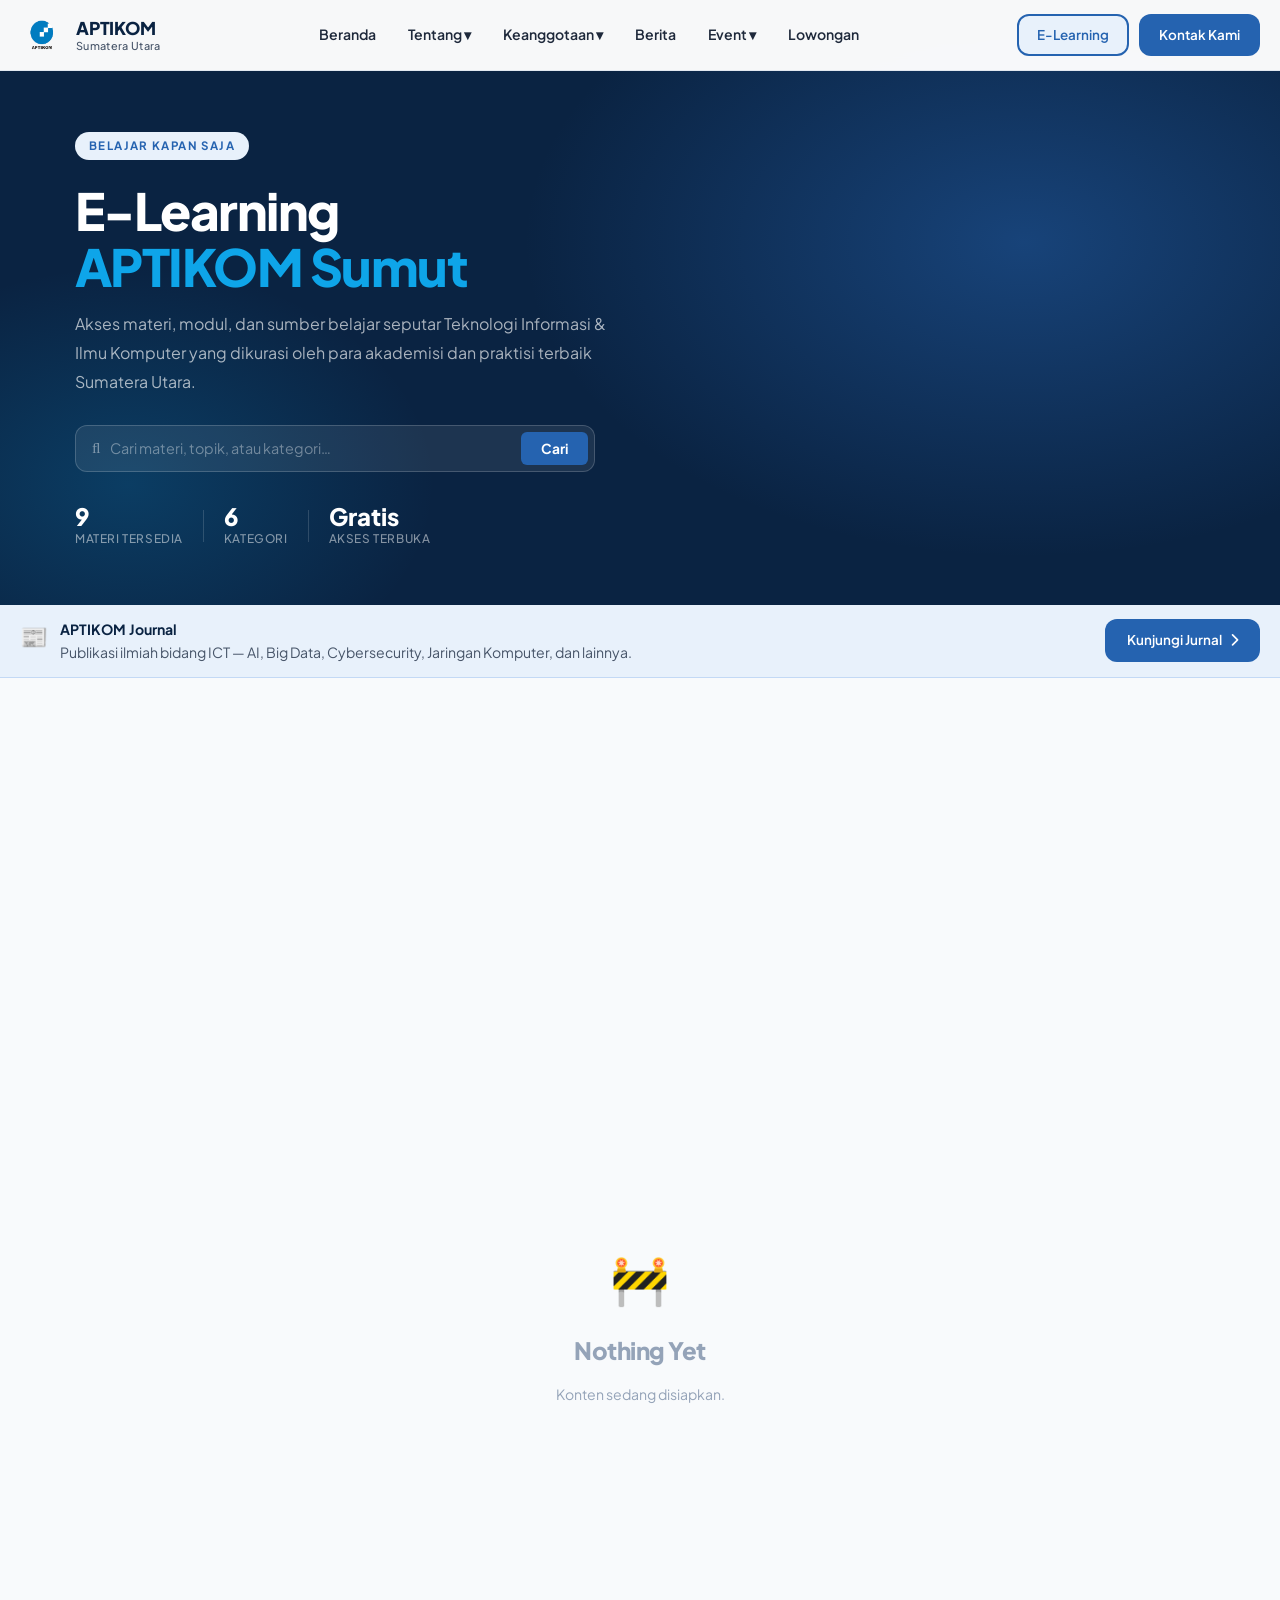
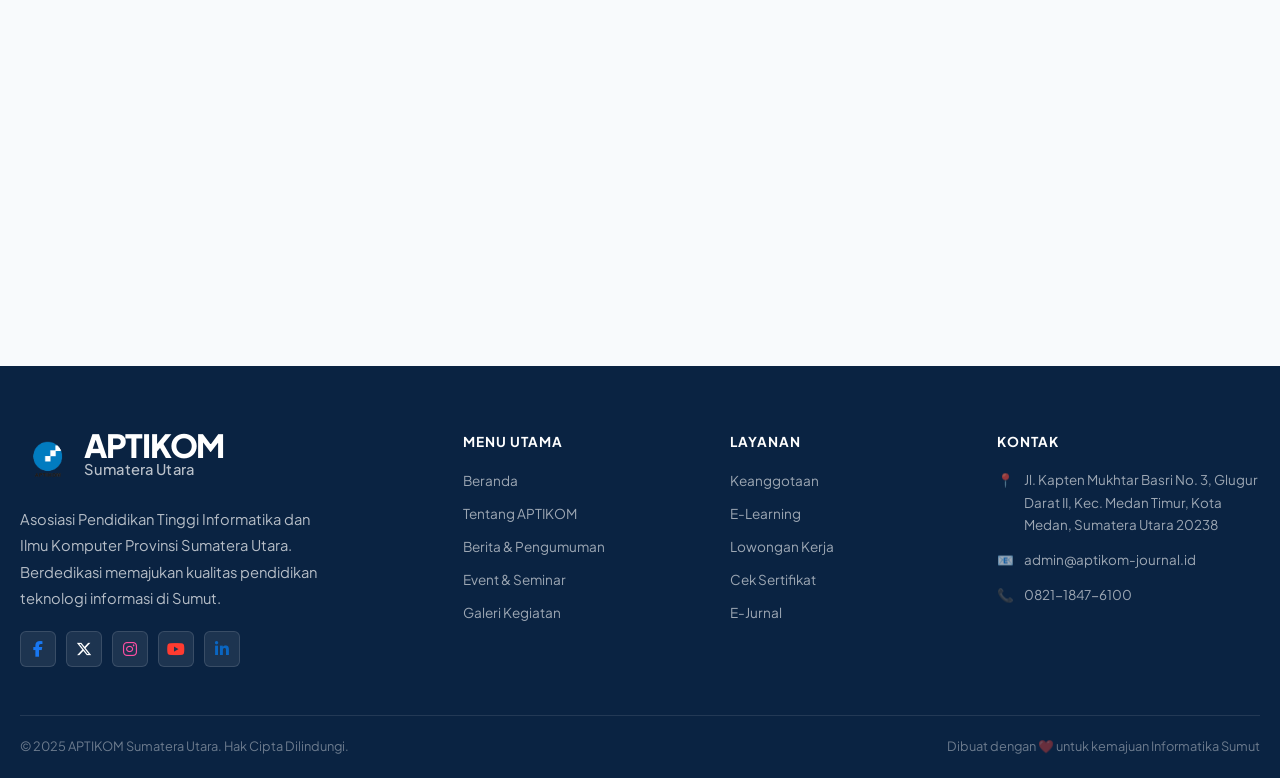
<file: elearning.html>
<!DOCTYPE html>
<html lang="id">
<head>
  <meta charset="UTF-8" />
  <meta name="viewport" content="width=device-width, initial-scale=1.0" />
  <meta name="description" content="E-Learning APTIKOM Sumatera Utara — Materi, modul, dan sumber belajar seputar Teknologi Informasi dan Ilmu Komputer." />
  <title>E-Learning — APTIKOM Sumatera Utara</title>

  <link rel="stylesheet" href="css/style_global.css" />
  <link rel="stylesheet" href="css/style_elearning.css" />
  <link rel="stylesheet"
        href="https://cdnjs.cloudflare.com/ajax/libs/font-awesome/6.5.2/css/all.min.css" />
</head>
<body>

  <!-- ═══════════════════════════════════════
       NAVBAR
  ═══════════════════════════════════════ -->
  <nav class="navbar" id="navbar">
    <div class="container navbar-inner">

      <!-- Logo -->
      <a href="index.html" class="navbar-logo">
        <img src="img/aptikom.png" alt="Logo APTIKOM Sumut" onerror="this.style.display='none'" />
        <div class="navbar-logo-text">
          <span class="logo-main">APTIKOM</span>
          <span class="logo-sub">Sumatera Utara</span>
        </div>
      </a>

      <!-- Menu Utama -->
      <ul class="navbar-nav">
        <li class="nav-item">
          <a href="index.html" class="nav-link">Beranda</a>
        </li>
        <li class="nav-item">
          <a href="tentang.html" class="nav-link">Tentang ▾</a>
          <div class="dropdown-menu">
            <a href="tentang.html#sejarah">Sejarah</a>
            <a href="tentang.html#visi-misi">Visi &amp; Misi</a>
            <a href="tentang.html#struktur">Struktur Organisasi</a>
            <a href="tentang.html#ad-art">AD &amp; ART</a>
          </div>
        </li>
        <li class="nav-item">
          <a href="keanggotaan.html" class="nav-link">Keanggotaan ▾</a>
          <div class="dropdown-menu">
            <a href="keanggotaan.html#cara-daftar">Cara Pendaftaran</a>
            <a href="keanggotaan.html#daftar">Daftar Sekarang</a>
            <a href="keanggotaan.html#anggota">Data Anggota</a>
          </div>
        </li>
        <li class="nav-item">
          <a href="berita.html" class="nav-link">Berita</a>
        </li>
        <li class="nav-item">
          <a href="event.html" class="nav-link">Event ▾</a>
          <div class="dropdown-menu">
            <a href="event.html#seminar">Seminar</a>
            <a href="event.html#workshop">Workshop</a>
            <a href="galeri.html">Arsip Kegiatan</a>
          </div>
        </li>
        <li class="nav-item">
          <a href="lowongan.html" class="nav-link">Lowongan</a>
        </li>

        <!-- Tombol CTA khusus mobile — tersembunyi di desktop via CSS -->
        <li class="navbar-mobile-cta">
          <a href="elearning.html" class="btn btn-outline">E-Learning</a>
          <a href="kontak.html" class="btn btn-primary">Kontak Kami</a>
        </li>
      </ul>

      <!-- CTA Buttons -->
      <div class="navbar-cta">
        <a href="elearning.html" class="btn btn-outline active-cta"
           style="padding:8px 18px; font-size:0.84rem;">E-Learning</a>
        <a href="kontak.html" class="btn btn-primary"
           style="padding:8px 18px; font-size:0.84rem;">Kontak Kami</a>
      </div>

      <!-- Hamburger (mobile) -->
      <div class="navbar-toggle" id="navToggle" aria-label="Buka menu">
        <span></span><span></span><span></span>
      </div>
    </div>
  </nav>


  <!-- ═══════════════════════════════════════
       PAGE HERO
  ═══════════════════════════════════════ -->
  <div class="el-hero">
    <div class="el-hero-bg"></div>
    <div class="container el-hero-content">
      <span class="section-tag">Belajar Kapan Saja</span>
      <h1 class="el-hero-title">E-Learning<br><span>APTIKOM Sumut</span></h1>
      <p class="el-hero-desc">
        Akses materi, modul, dan sumber belajar seputar Teknologi Informasi &amp; Ilmu Komputer
        yang dikurasi oleh para akademisi dan praktisi terbaik Sumatera Utara.
      </p>

      <!-- Search bar -->
      <div class="el-search-wrap">
        <div class="el-search-box">
          <i class="fa-regular fa-magnifying-glass el-search-icon"></i>
          <input type="text" id="searchInput" placeholder="Cari materi, topik, atau kategori…" />
          <button class="el-search-btn">Cari</button>
        </div>
      </div>

      <!-- Stats -->
      <div class="el-hero-stats">
        <div class="el-stat">
          <span class="el-stat-num" id="statMateri">0</span>
          <span class="el-stat-label">Materi Tersedia</span>
        </div>
        <div class="el-stat-divider"></div>
        <div class="el-stat">
          <span class="el-stat-num">6</span>
          <span class="el-stat-label">Kategori</span>
        </div>
        <div class="el-stat-divider"></div>
        <div class="el-stat">
          <span class="el-stat-num">Gratis</span>
          <span class="el-stat-label">Akses Terbuka</span>
        </div>
      </div>
    </div>
  </div>


  <!-- ═══════════════════════════════════════
       INFO BANNER — E-JURNAL
  ═══════════════════════════════════════ -->
  <div class="el-journal-banner">
    <div class="container el-journal-banner-inner">
      <div class="el-journal-banner-left">
        <span class="el-journal-icon">📰</span>
        <div>
          <strong>APTIKOM Journal</strong>
          <span>Publikasi ilmiah bidang ICT — AI, Big Data, Cybersecurity, Jaringan Komputer, dan lainnya.</span>
        </div>
      </div>
      <a href="https://aptikom-journal.id/home/" target="_blank" class="btn btn-primary"
         style="padding:8px 20px; font-size:0.84rem; white-space:nowrap;">
        Kunjungi Jurnal <i class="fa-solid fa-chevron-right"></i>
      </a>
    </div>
  </div>


  <!-- ═══════════════════════════════════════
       FILTER & KONTEN
  ═══════════════════════════════════════ -->
  <main class="el-section" style="position: relative;">
    
<!-- ═══════════════════════════════════════
     [NOTHING-YET OVERLAY] — Hapus blok ini untuk menampilkan konten kembali
═══════════════════════════════════════ -->
<div class="el-nothing-yet-overlay">
  <span class="el-nyo-icon">🚧</span>
  <span class="el-nyo-text">Nothing Yet</span>
  <span class="el-nyo-sub">Konten sedang disiapkan.</span>
</div>
<!-- ═══════════════════════════════════════
     [END NOTHING-YET OVERLAY]
═══════════════════════════════════════ -->

    <div class="container">

      <!-- Filter Kategori -->
      <div class="el-filter-bar">
        <button class="el-filter-btn active" data-filter="semua">
          <i class=></i> Semua</button>
        <button class="el-filter-btn" data-filter="pemrograman">
          <i class=></i> Pemrograman</button>
        <button class="el-filter-btn" data-filter="jaringan">
          <i class=></i> Jaringan &amp; Sistem</button>
        <button class="el-filter-btn" data-filter="data">
          <i class=></i> Data &amp; AI</button>
        <button class="el-filter-btn" data-filter="keamanan">
          <i class=></i> Keamanan Siber</button>
        <button class="el-filter-btn" data-filter="desain">
          <i class=></i> Desain &amp; UI/UX</button>
        <button class="el-filter-btn" data-filter="riset">
          <i class=></i> Riset &amp; Jurnal</button>
      </div>

      <!-- Grid Kartu Materi -->
      <div class="el-grid" id="elGrid">

        <!-- KARTU PLACEHOLDER — hapus dan ganti dengan konten nyata nanti -->

        <a href="elearning/pengantar-pemrograman-python.html" class="el-card" data-kategori="pemrograman">
          <div class="el-card-thumb">
            <div class="el-card-thumb-bg" style="background: linear-gradient(135deg,#2563b0,#0ea5e9);"></div>
            <span class="el-card-thumb-icon">🐍</span>
            <span class="el-card-badge">Pemrograman</span>
          </div>
          <div class="el-card-body">
            <div class="el-card-meta">
              <span><i class="fa-regular fa-clock"></i> 45 menit</span>
              <span><i class="fa-regular fa-signal"></i> Pemula</span>
            </div>
            <h3 class="el-card-title">Pengantar Pemrograman Python</h3>
            <p class="el-card-desc">Dasar-dasar sintaks Python, tipe data, kontrol alur, dan fungsi untuk pemula yang baru mulai belajar koding.</p>
            <div class="el-card-footer">
              <span class="el-card-author"><i class="fa-regular fa-user"></i> Tim APTIKOM</span>
              <span class="el-card-cta">Mulai Belajar →</span>
            </div>
          </div>
        </a>

        <a href="elearning/dasar-jaringan-komputer.html" class="el-card" data-kategori="jaringan">
          <div class="el-card-thumb">
            <div class="el-card-thumb-bg" style="background: linear-gradient(135deg,#0a2342,#2563b0);"></div>
            <span class="el-card-thumb-icon">🌐</span>
            <span class="el-card-badge">Jaringan &amp; Sistem</span>
          </div>
          <div class="el-card-body">
            <div class="el-card-meta">
              <span><i class="fa-regular fa-clock"></i> 60 menit</span>
              <span><i class="fa-regular fa-signal"></i> Pemula</span>
            </div>
            <h3 class="el-card-title">Dasar-Dasar Jaringan Komputer</h3>
            <p class="el-card-desc">Konsep TCP/IP, topologi jaringan, protokol komunikasi, dan cara kerja internet dari nol.</p>
            <div class="el-card-footer">
              <span class="el-card-author"><i class="fa-regular fa-user"></i> Tim APTIKOM</span>
              <span class="el-card-cta">Mulai Belajar →</span>
            </div>
          </div>
        </a>

        <a href="elearning/pengantar-kecerdasan-buatan.html" class="el-card" data-kategori="data">
          <div class="el-card-thumb">
            <div class="el-card-thumb-bg" style="background: linear-gradient(135deg,#0ea5e9,#6366f1);"></div>
            <span class="el-card-thumb-icon">🤖</span>
            <span class="el-card-badge">Data &amp; AI</span>
          </div>
          <div class="el-card-body">
            <div class="el-card-meta">
              <span><i class="fa-regular fa-clock"></i> 90 menit</span>
              <span><i class="fa-regular fa-signal"></i> Menengah</span>
            </div>
            <h3 class="el-card-title">Pengantar Kecerdasan Buatan</h3>
            <p class="el-card-desc">Konsep AI, machine learning, dan deep learning beserta penerapannya di dunia nyata dan industri teknologi.</p>
            <div class="el-card-footer">
              <span class="el-card-author"><i class="fa-regular fa-user"></i> Tim APTIKOM</span>
              <span class="el-card-cta">Mulai Belajar →</span>
            </div>
          </div>
        </a>

        <a href="elearning/keamanan-siber-dasar.html" class="el-card" data-kategori="keamanan">
          <div class="el-card-thumb">
            <div class="el-card-thumb-bg" style="background: linear-gradient(135deg,#dc2626,#0a2342);"></div>
            <span class="el-card-thumb-icon">🔐</span>
            <span class="el-card-badge">Keamanan Siber</span>
          </div>
          <div class="el-card-body">
            <div class="el-card-meta">
              <span><i class="fa-regular fa-clock"></i> 75 menit</span>
              <span><i class="fa-regular fa-signal"></i> Menengah</span>
            </div>
            <h3 class="el-card-title">Keamanan Siber — Konsep Dasar</h3>
            <p class="el-card-desc">Ancaman siber, kriptografi dasar, praktik keamanan jaringan, dan perlindungan data pribadi di era digital.</p>
            <div class="el-card-footer">
              <span class="el-card-author"><i class="fa-regular fa-user"></i> Tim APTIKOM</span>
              <span class="el-card-cta">Mulai Belajar →</span>
            </div>
          </div>
        </a>

        <a href="elearning/desain-ui-ux-figma.html" class="el-card" data-kategori="desain">
          <div class="el-card-thumb">
            <div class="el-card-thumb-bg" style="background: linear-gradient(135deg,#f0a500,#e11d48);"></div>
            <span class="el-card-thumb-icon">🎨</span>
            <span class="el-card-badge">Desain &amp; UI/UX</span>
          </div>
          <div class="el-card-body">
            <div class="el-card-meta">
              <span><i class="fa-regular fa-clock"></i> 120 menit</span>
              <span><i class="fa-regular fa-signal"></i> Pemula</span>
            </div>
            <h3 class="el-card-title">Desain UI/UX dengan Figma</h3>
            <p class="el-card-desc">Prinsip desain antarmuka, wireframing, prototyping interaktif, dan panduan membangun sistem desain di Figma.</p>
            <div class="el-card-footer">
              <span class="el-card-author"><i class="fa-regular fa-user"></i> Tim APTIKOM</span>
              <span class="el-card-cta">Mulai Belajar →</span>
            </div>
          </div>
        </a>

        <a href="elearning/cara-menulis-jurnal-ilmiah.html" class="el-card" data-kategori="riset">
          <div class="el-card-thumb">
            <div class="el-card-thumb-bg" style="background: linear-gradient(135deg,#047857,#2563b0);"></div>
            <span class="el-card-thumb-icon">📝</span>
            <span class="el-card-badge">Riset &amp; Jurnal</span>
          </div>
          <div class="el-card-body">
            <div class="el-card-meta">
              <span><i class="fa-regular fa-clock"></i> 60 menit</span>
              <span><i class="fa-regular fa-signal"></i> Semua Level</span>
            </div>
            <h3 class="el-card-title">Cara Menulis Jurnal Ilmiah yang Baik</h3>
            <p class="el-card-desc">Panduan lengkap menyusun artikel ilmiah: struktur IMRaD, gaya penulisan, sitasi, dan proses submission ke jurnal.</p>
            <div class="el-card-footer">
              <span class="el-card-author"><i class="fa-regular fa-user"></i> Tim APTIKOM</span>
              <span class="el-card-cta">Mulai Belajar →</span>
            </div>
          </div>
        </a>

        <a href="elearning/basis-data-sql.html" class="el-card" data-kategori="data">
          <div class="el-card-thumb">
            <div class="el-card-thumb-bg" style="background: linear-gradient(135deg,#2563b0,#047857);"></div>
            <span class="el-card-thumb-icon">🗄️</span>
            <span class="el-card-badge">Data &amp; AI</span>
          </div>
          <div class="el-card-body">
            <div class="el-card-meta">
              <span><i class="fa-regular fa-clock"></i> 80 menit</span>
              <span><i class="fa-regular fa-signal"></i> Pemula</span>
            </div>
            <h3 class="el-card-title">Basis Data &amp; SQL untuk Pemula</h3>
            <p class="el-card-desc">Konsep relasional database, perintah SQL dasar (SELECT, JOIN, GROUP BY), dan pengelolaan data dengan MySQL.</p>
            <div class="el-card-footer">
              <span class="el-card-author"><i class="fa-regular fa-user"></i> Tim APTIKOM</span>
              <span class="el-card-cta">Mulai Belajar →</span>
            </div>
          </div>
        </a>

        <a href="elearning/pemrograman-web-html-css.html" class="el-card" data-kategori="pemrograman">
          <div class="el-card-thumb">
            <div class="el-card-thumb-bg" style="background: linear-gradient(135deg,#e11d48,#f0a500);"></div>
            <span class="el-card-thumb-icon">💻</span>
            <span class="el-card-badge">Pemrograman</span>
          </div>
          <div class="el-card-body">
            <div class="el-card-meta">
              <span><i class="fa-regular fa-clock"></i> 100 menit</span>
              <span><i class="fa-regular fa-signal"></i> Pemula</span>
            </div>
            <h3 class="el-card-title">Pemrograman Web: HTML &amp; CSS</h3>
            <p class="el-card-desc">Membangun halaman web dari nol menggunakan HTML5 semantik dan CSS modern termasuk Flexbox dan Grid.</p>
            <div class="el-card-footer">
              <span class="el-card-author"><i class="fa-regular fa-user"></i> Tim APTIKOM</span>
              <span class="el-card-cta">Mulai Belajar →</span>
            </div>
          </div>
        </a>

        <a href="elearning/linux-untuk-developer.html" class="el-card" data-kategori="jaringan">
          <div class="el-card-thumb">
            <div class="el-card-thumb-bg" style="background: linear-gradient(135deg,#1e293b,#3b82d4);"></div>
            <span class="el-card-thumb-icon">🐧</span>
            <span class="el-card-badge">Jaringan &amp; Sistem</span>
          </div>
          <div class="el-card-body">
            <div class="el-card-meta">
              <span><i class="fa-regular fa-clock"></i> 90 menit</span>
              <span><i class="fa-regular fa-signal"></i> Menengah</span>
            </div>
            <h3 class="el-card-title">Linux untuk Developer</h3>
            <p class="el-card-desc">Perintah terminal Linux, manajemen file, izin akses, scripting bash, dan cara kerja di lingkungan server.</p>
            <div class="el-card-footer">
              <span class="el-card-author"><i class="fa-regular fa-user"></i> Tim APTIKOM</span>
              <span class="el-card-cta">Mulai Belajar →</span>
            </div>
          </div>
        </a>

      </div><!-- /el-grid -->

      <!-- Empty state (muncul jika filter tidak ada hasil) -->
      <div class="el-empty" id="elEmpty" style="display:none;">
        <span class="el-empty-icon">🔍</span>
        <p>Tidak ada materi yang cocok dengan pencarian atau filter ini.</p>
        <button class="btn btn-outline" id="resetFilter" style="margin-top:12px;">Reset Filter</button>
      </div>

      <!-- CTA kontribusi konten -->
      <div class="el-contribute reveal">
        <div class="el-contribute-text">
          <h3>Punya materi yang ingin dibagikan?</h3>
          <p>APTIKOM Sumut terbuka untuk kontribusi dosen, peneliti, dan praktisi IT dari seluruh Sumatera Utara.</p>
        </div>
        <a href="kontak.html" class="btn btn-primary">Hubungi Kami</a>
      </div>

    </div>
  </main>


  <!-- ═══════════════════════════════════════
       SEKSI — TAUTAN E-JURNAL
  ═══════════════════════════════════════ -->
  <section class="el-journal-section">
    <div class="container">
      <div class="el-journal-header reveal">
        <span class="section-tag">Publikasi Ilmiah</span>
        <h2 class="section-title">E-Jurnal &amp; Penerbitan</h2>
        <p class="section-subtitle">
          APTIKOM Publishing menyediakan layanan publikasi jurnal ilmiah bidang ICT yang diakui secara nasional dan internasional.
        </p>
      </div>

      <div class="el-journal-grid">

        <a href="https://aptikom-journal.id/home/index.php/our-journal/"
           target="_blank" class="el-journal-card reveal">
          <div class="el-journal-card-icon">📚</div>
          <h4>Our Journal</h4>
          <p>Daftar jurnal ilmiah yang dikelola dan dipublikasikan oleh APTIKOM.</p>
          <span class="el-journal-link">Lihat Jurnal →</span>
        </a>

        <a href="https://aptikom-journal.id/home/index.php/our-conferences/"
           target="_blank" class="el-journal-card reveal">
          <div class="el-journal-card-icon">🎤</div>
          <h4>Our Conferences</h4>
          <p>Konferensi nasional dan internasional untuk publikasi karya ilmiah bidang ICT.</p>
          <span class="el-journal-link">Lihat Konferensi →</span>
        </a>

        <a href="https://aptikom-journal.id/home/index.php/our-books/"
           target="_blank" class="el-journal-card reveal">
          <div class="el-journal-card-icon">📖</div>
          <h4>Our Books</h4>
          <p>Penerbitan buku ilmiah dan buku teks dari para akademisi anggota APTIKOM.</p>
          <span class="el-journal-link">Lihat Buku →</span>
        </a>

        <a href="https://aptikom-journal.id/home/index.php/submit-isbn-aptikom/"
           target="_blank" class="el-journal-card reveal">
          <div class="el-journal-card-icon">🏷️</div>
          <h4>Submit ISBN</h4>
          <p>Daftarkan karya anda untuk mendapatkan ISBN melalui layanan penerbitan APTIKOM.</p>
          <span class="el-journal-link">Submit Sekarang →</span>
        </a>

      </div>
    </div>
  </section>


  <!-- ═══════════════════════════════════════
       FOOTER
  ═══════════════════════════════════════ -->
  <footer class="footer">
    <div class="container">
      <div class="footer-grid">

        <div class="footer-brand">
          <div class="footer-logo">
            <img src="img/aptikom.png" alt="Logo APTIKOM Sumut"
                 onerror="this.style.display='none'" />
            <div class="footer-logo-text">
              <span class="footer-logo-main">APTIKOM</span>
              <span class="footer-logo-sub">Sumatera Utara</span>
            </div>
          </div>
          <p class="footer-desc">
            Asosiasi Pendidikan Tinggi Informatika dan Ilmu Komputer Provinsi Sumatera Utara.
            Berdedikasi memajukan kualitas pendidikan teknologi informasi di Sumut.
          </p>
          <div class="footer-social">
            <a href="#" class="social-link facebook" title="Facebook">
              <i class="fa-brands fa-facebook-f"></i>
            </a>
            <a href="#" class="social-link twitter" title="Twitter/X">
              <i class="fa-brands fa-x-twitter"></i>
            </a>
            <a href="https://www.instagram.com/aptikom.sumut/"
               class="social-link instagram" title="Instagram" target="_blank">
              <i class="fa-brands fa-instagram"></i>
            </a>
            <a href="https://www.youtube.com/@aptikomtv5281"
               class="social-link youtube" title="YouTube" target="_blank">
              <i class="fa-brands fa-youtube"></i>
            </a>
            <a href="#" class="social-link linkedin" title="LinkedIn">
              <i class="fa-brands fa-linkedin-in"></i>
            </a>
          </div>
        </div>

        <div>
          <div class="footer-col-title">Menu Utama</div>
          <div class="footer-links">
            <a href="index.html">Beranda</a>
            <a href="tentang.html">Tentang APTIKOM</a>
            <a href="berita.html">Berita &amp; Pengumuman</a>
            <a href="event.html">Event &amp; Seminar</a>
            <a href="galeri.html">Galeri Kegiatan</a>
          </div>
        </div>

        <div>
          <div class="footer-col-title">Layanan</div>
          <div class="footer-links">
            <a href="keanggotaan.html">Keanggotaan</a>
            <a href="elearning.html">E-Learning</a>
            <a href="lowongan.html">Lowongan Kerja</a>
            <a href="#">Cek Sertifikat</a>
            <a href="https://aptikom-journal.id/home/" target="_blank">E-Jurnal</a>
          </div>
        </div>

        <div>
          <div class="footer-col-title">Kontak</div>
          <div class="footer-contact-item">
            <span class="icon">📍</span>
            <span>Jl. Kapten Mukhtar Basri No. 3, Glugur Darat II,
                  Kec. Medan Timur, Kota Medan, Sumatera Utara 20238</span>
          </div>
          <div class="footer-contact-item">
            <span class="icon">📧</span>
            <span>admin@aptikom-journal.id</span>
          </div>
          <div class="footer-contact-item">
            <span class="icon">📞</span>
            <span>0821-1847-6100</span>
          </div>
        </div>

      </div>

      <div class="footer-bottom">
        <span>© 2025 APTIKOM Sumatera Utara. Hak Cipta Dilindungi.</span>
        <span>Dibuat dengan ❤️ untuk kemajuan Informatika Sumut</span>
      </div>
    </div>
  </footer>


  <!-- ═══════════════════════════════════════
       SCRIPTS
  ═══════════════════════════════════════ -->
  <script>
    /* ── Navbar shadow ── */
    const navbar = document.getElementById('navbar');
    window.addEventListener('scroll', () => {
      navbar.classList.toggle('scrolled', window.scrollY > 20);
    });

    /* ── Deteksi mobile ── */
    const isMobile = () => window.innerWidth <= 768;

    /* ── Dropdown: hover (desktop) + klik (mobile) ── */
    const HIDE_DELAY = 300;
    document.querySelectorAll('.nav-item').forEach(item => {
      const menu = item.querySelector('.dropdown-menu');
      if (!menu) return;
      let hideTimer = null;
      const showMenu  = () => { clearTimeout(hideTimer); menu.classList.add('is-open'); };
      const hideMenu  = () => { menu.classList.remove('is-open'); };
      const schedHide = () => { hideTimer = setTimeout(hideMenu, HIDE_DELAY); };

      item.addEventListener('mouseenter', () => { if (!isMobile()) showMenu(); });
      item.addEventListener('mouseleave', () => { if (!isMobile()) schedHide(); });
      menu.addEventListener('mouseenter', () => { if (!isMobile()) showMenu(); });
      menu.addEventListener('mouseleave', () => { if (!isMobile()) schedHide(); });

      const navLink = item.querySelector('.nav-link');
      if (navLink) {
        navLink.addEventListener('click', (e) => {
          if (!isMobile()) return;
          e.preventDefault();
          const wasOpen = menu.classList.contains('is-open');
          document.querySelectorAll('.dropdown-menu.is-open')
                  .forEach(m => m.classList.remove('is-open'));
          if (!wasOpen) menu.classList.add('is-open');
        });
      }
    });

    /* ── Mobile toggle (hamburger) ── */
    const navToggle = document.getElementById('navToggle');
    const navbarNav = document.querySelector('.navbar-nav');

    function openMobileMenu() {
      navbarNav.classList.add('mobile-open');
      navToggle.classList.add('is-active');
      navToggle.setAttribute('aria-label', 'Tutup menu');
    }
    function closeMobileMenu() {
      navbarNav.classList.remove('mobile-open');
      navToggle.classList.remove('is-active');
      navToggle.setAttribute('aria-label', 'Buka menu');
      document.querySelectorAll('.dropdown-menu.is-open')
              .forEach(m => m.classList.remove('is-open'));
    }

    navToggle.addEventListener('click', () => {
      navbarNav.classList.contains('mobile-open') ? closeMobileMenu() : openMobileMenu();
    });
    document.addEventListener('click', (e) => {
      if (!navbar.contains(e.target)) closeMobileMenu();
    });
    window.addEventListener('resize', () => {
      if (window.innerWidth > 768) closeMobileMenu();
    });

    /* ── Filter Kategori ── */
    const filterBtns = document.querySelectorAll('.el-filter-btn');
    const cards      = document.querySelectorAll('.el-card');
    const elEmpty    = document.getElementById('elEmpty');

    function applyFilter(filter) {
      let visible = 0;
      cards.forEach(card => {
        const match = filter === 'semua' || card.dataset.kategori === filter;
        card.style.display = match ? '' : 'none';
        if (match) visible++;
      });
      elEmpty.style.display = visible === 0 ? 'block' : 'none';
    }

    filterBtns.forEach(btn => {
      btn.addEventListener('click', () => {
        filterBtns.forEach(b => b.classList.remove('active'));
        btn.classList.add('active');
        applyFilter(btn.dataset.filter);
        // sync search input
        document.getElementById('searchInput').value = '';
      });
    });

    document.getElementById('resetFilter')?.addEventListener('click', () => {
      filterBtns.forEach(b => b.classList.remove('active'));
      filterBtns[0].classList.add('active');
      applyFilter('semua');
    });

    /* ── Pencarian ── */
    function doSearch(q) {
      q = q.toLowerCase().trim();
      let visible = 0;
      // reset filter aktif ke semua
      filterBtns.forEach(b => b.classList.remove('active'));
      filterBtns[0].classList.add('active');
      cards.forEach(card => {
        const text = card.innerText.toLowerCase();
        const match = !q || text.includes(q);
        card.style.display = match ? '' : 'none';
        if (match) visible++;
      });
      elEmpty.style.display = visible === 0 ? 'block' : 'none';
    }

    document.getElementById('searchInput').addEventListener('input', function() {
      doSearch(this.value);
    });
    document.querySelector('.el-search-btn').addEventListener('click', () => {
      doSearch(document.getElementById('searchInput').value);
    });
    document.getElementById('searchInput').addEventListener('keydown', e => {
      if (e.key === 'Enter') doSearch(e.target.value);
    });

    /* ── Counter animasi stat jumlah materi ── */
    function animateCount(el, target, duration) {
      let start = 0;
      const step = Math.ceil(target / (duration / 16));
      const timer = setInterval(() => {
        start += step;
        if (start >= target) { el.textContent = target; clearInterval(timer); }
        else el.textContent = start;
      }, 16);
    }
    const statEl = document.getElementById('statMateri');
    const observer = new IntersectionObserver(entries => {
      if (entries[0].isIntersecting) {
        animateCount(statEl, cards.length, 800);
        observer.disconnect();
      }
    });
    observer.observe(statEl);

    /* ── Scroll Reveal ── */
    const revealEls = document.querySelectorAll('.reveal');
    const revealObserver = new IntersectionObserver((entries) => {
      entries.forEach(entry => {
        if (entry.isIntersecting) {
          entry.target.classList.add('visible');
          revealObserver.unobserve(entry.target);
        }
      });
    }, { threshold: 0.06 });
    revealEls.forEach(el => revealObserver.observe(el));
  </script>

</body>
</html>
</file>
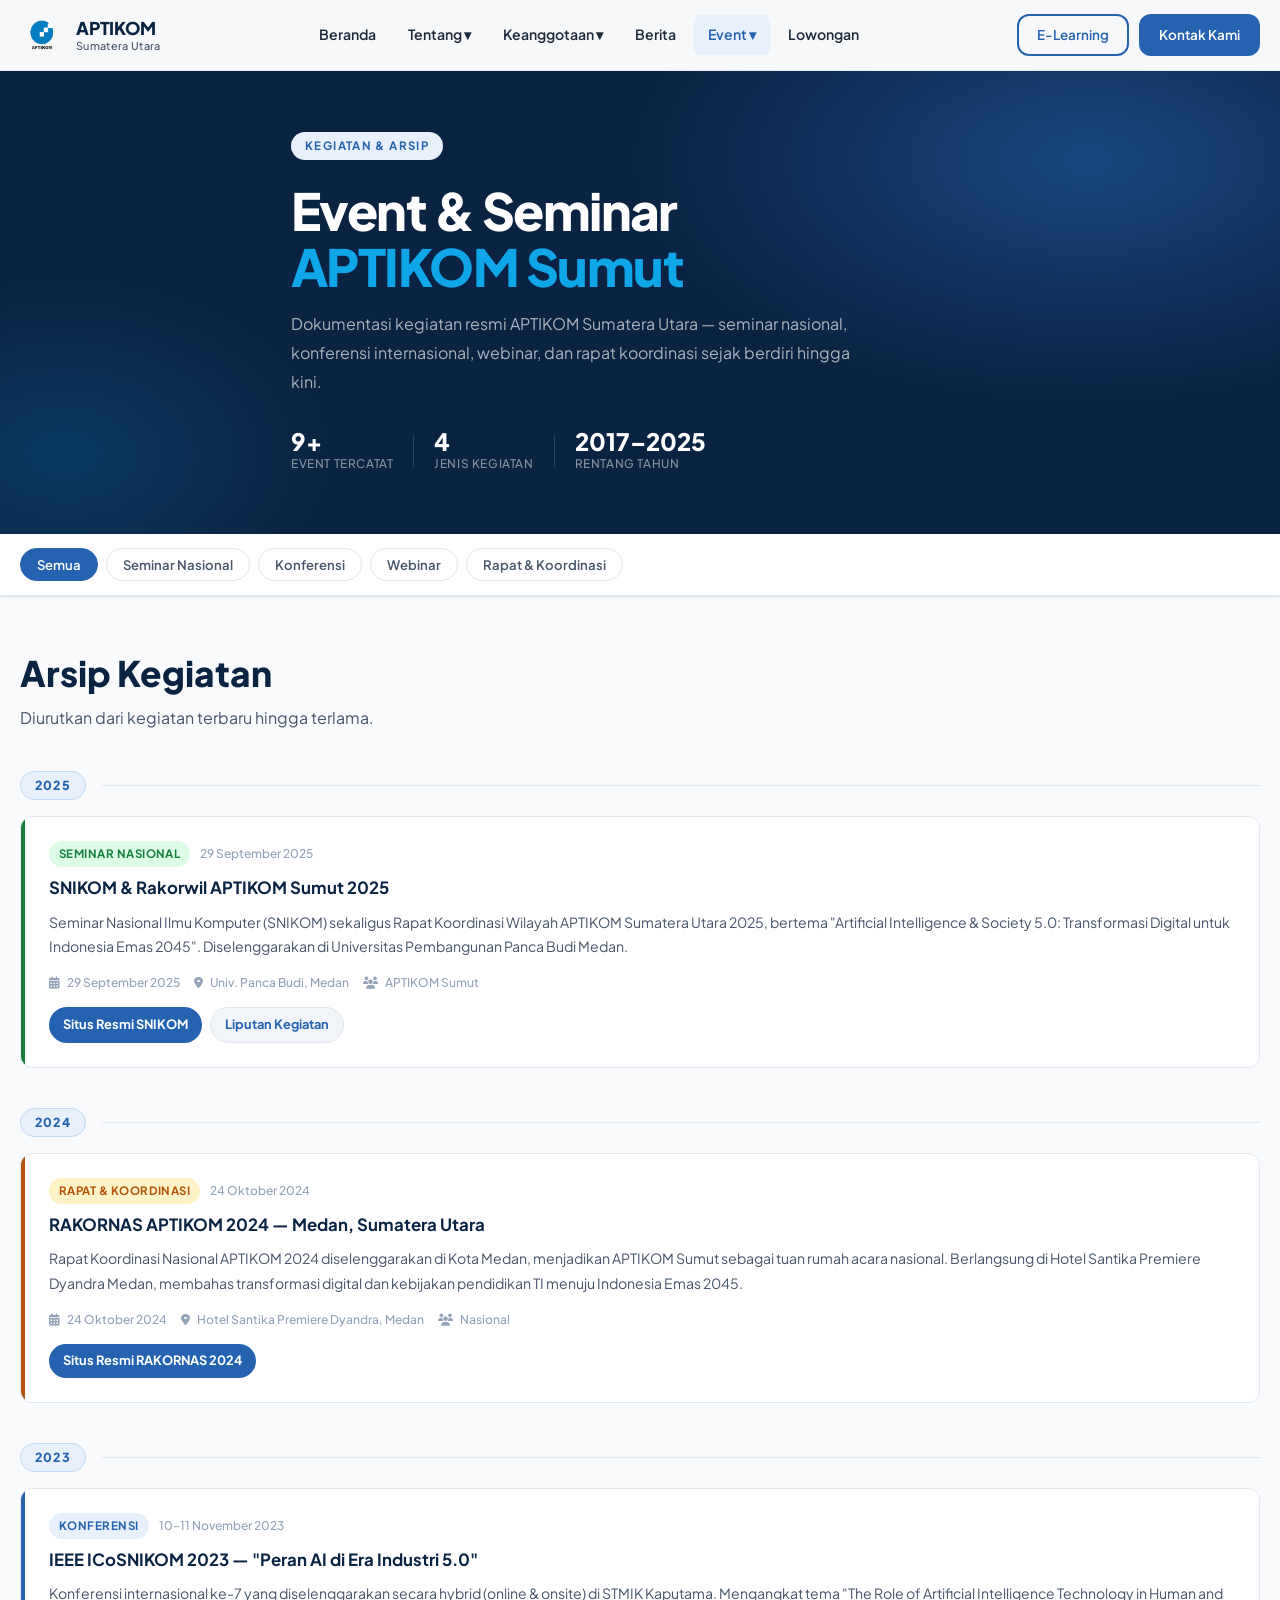
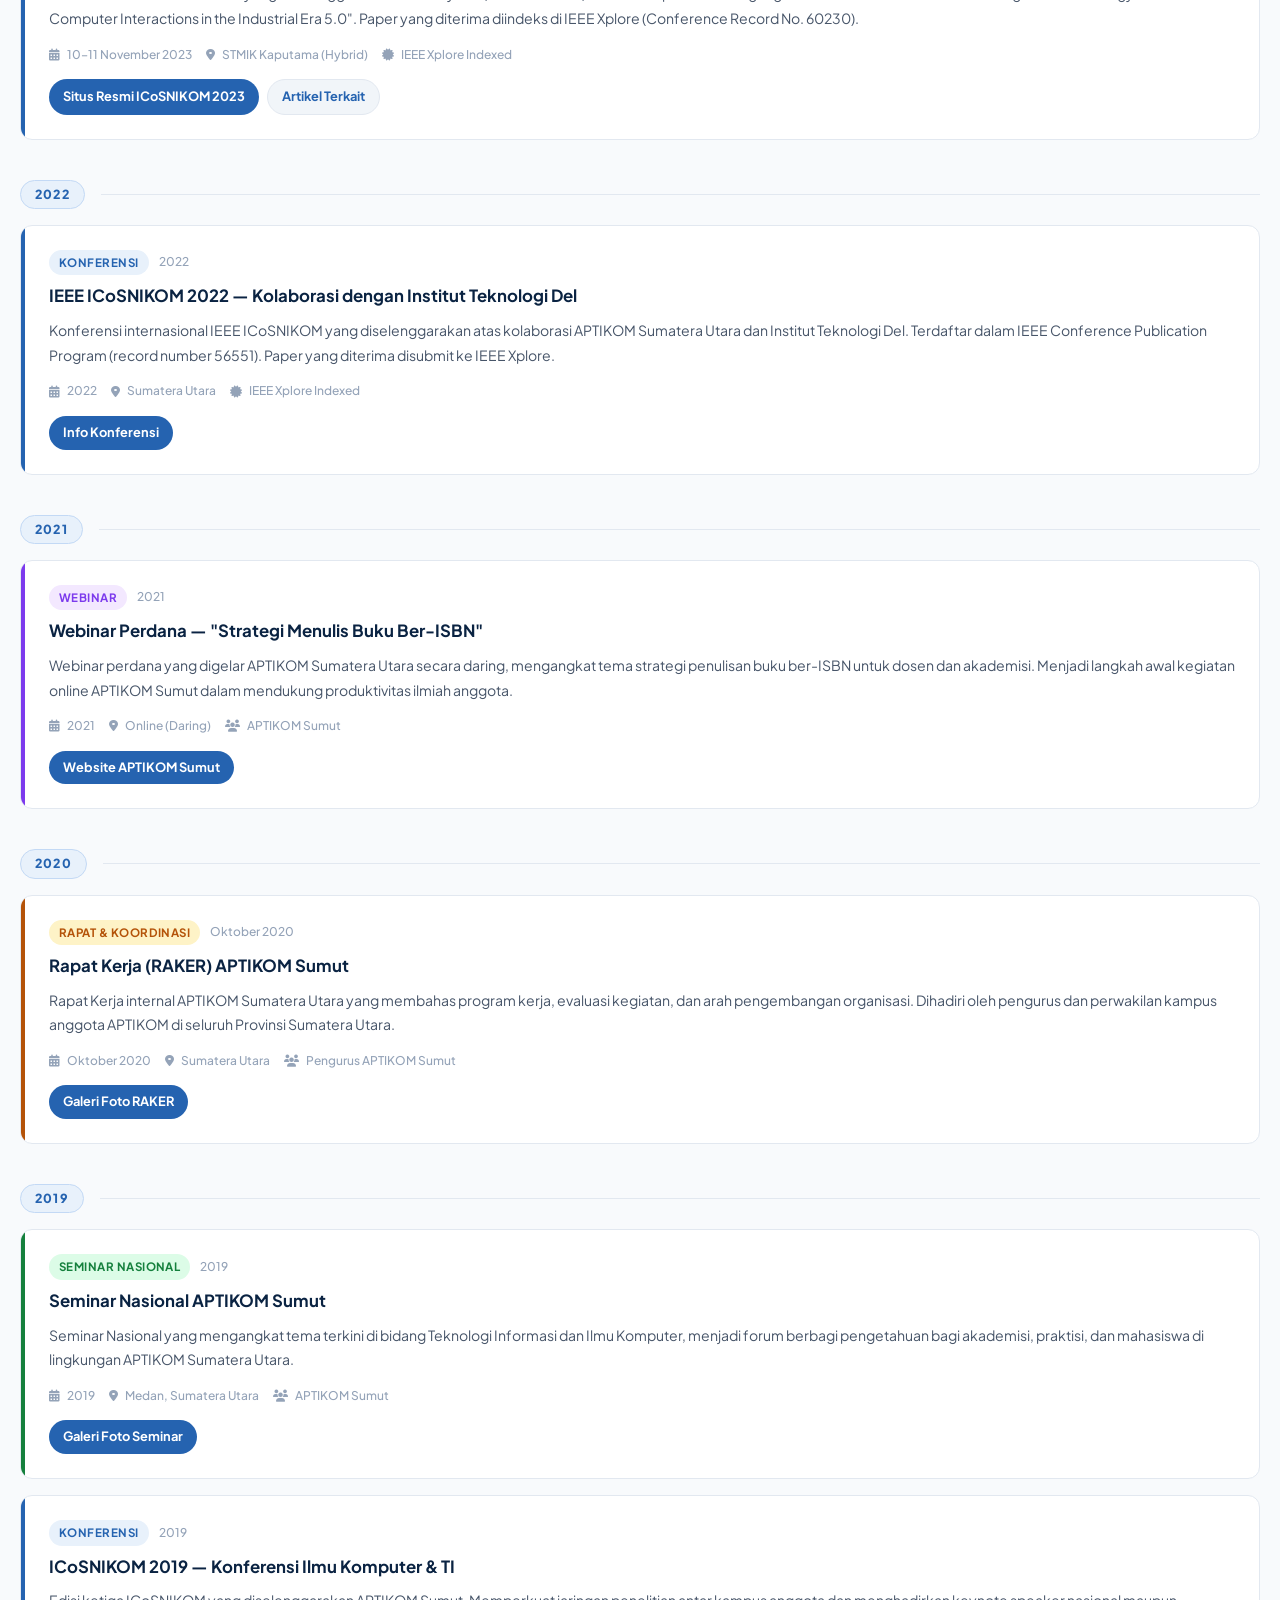
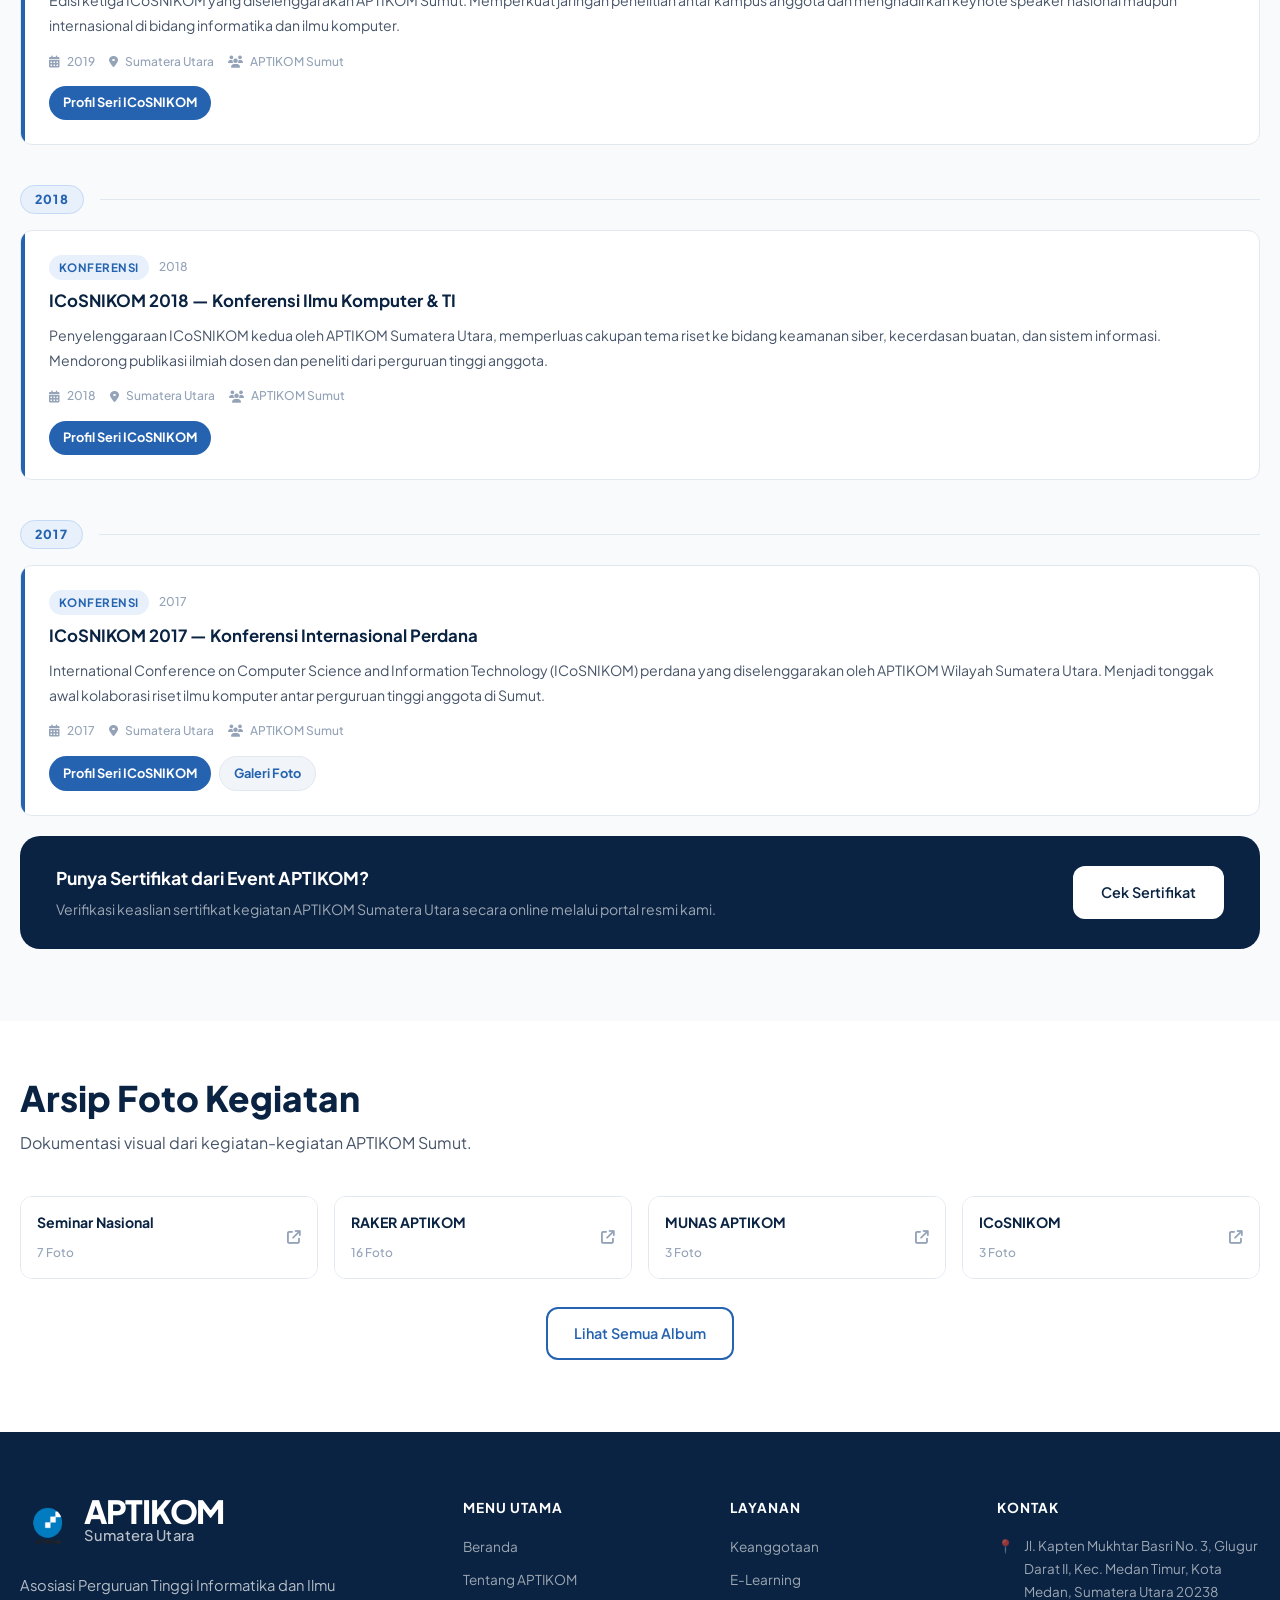
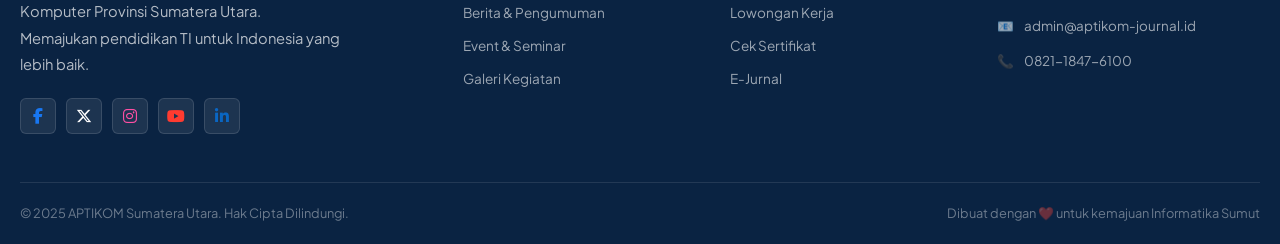
<file: event.html>
<!DOCTYPE html>
<html lang="id">
<head>
  <meta charset="UTF-8" />
  <meta name="viewport" content="width=device-width, initial-scale=1.0" />
  <meta name="description" content="Event & Seminar APTIKOM Sumatera Utara — Arsip kegiatan, seminar nasional, konferensi internasional, dan webinar." />
  <title>Event — APTIKOM Sumatera Utara</title>

  <link rel="stylesheet" href="css/style_global.css" />
  <link rel="stylesheet" href="css/style_event.css" />
  <link rel="stylesheet"
        href="https://cdnjs.cloudflare.com/ajax/libs/font-awesome/6.5.2/css/all.min.css" />
</head>
<body>

  <!-- ═══════════════════════════════════════
       NAVBAR
  ═══════════════════════════════════════ -->
  <nav class="navbar" id="navbar">
    <div class="container navbar-inner">

      <!-- Logo -->
      <a href="index.html" class="navbar-logo">
        <img src="img/aptikom.png" alt="Logo APTIKOM Sumut" onerror="this.style.display='none'" />
        <div class="navbar-logo-text">
          <span class="logo-main">APTIKOM</span>
          <span class="logo-sub">Sumatera Utara</span>
        </div>
      </a>

      <!-- Menu Utama -->
      <ul class="navbar-nav">
        <li class="nav-item"><a href="index.html" class="nav-link">Beranda</a></li>
        <li class="nav-item">
          <a href="tentang.html" class="nav-link">Tentang ▾</a>
          <div class="dropdown-menu">
            <a href="tentang.html#sejarah">Sejarah</a>
            <a href="tentang.html#visi-misi">Visi &amp; Misi</a>
            <a href="tentang.html#struktur">Struktur Organisasi</a>
            <a href="tentang.html#ad-art">AD &amp; ART</a>
          </div>
        </li>
        <li class="nav-item">
          <a href="keanggotaan.html" class="nav-link">Keanggotaan ▾</a>
          <div class="dropdown-menu">
            <a href="keanggotaan.html#cara-daftar">Cara Pendaftaran</a>
            <a href="keanggotaan.html#daftar">Daftar Sekarang</a>
            <a href="keanggotaan.html#anggota">Data Anggota</a>
          </div>
        </li>
        <li class="nav-item"><a href="berita.html" class="nav-link">Berita</a></li>
        <li class="nav-item">
          <a href="event.html" class="nav-link active">Event ▾</a>
          <div class="dropdown-menu">
            <a href="event.html#seminar">Seminar</a>
            <a href="event.html#konferensi">Konferensi</a>
            <a href="event.html#arsip">Arsip Kegiatan</a>
          </div>
        </li>
        <li class="nav-item">
          <a href="lowongan.html" class="nav-link">Lowongan</a>
        </li>

        <!-- Tombol CTA khusus mobile — tersembunyi di desktop via CSS -->
        <li class="navbar-mobile-cta">
          <a href="elearning.html" class="btn btn-outline">E-Learning</a>
          <a href="kontak.html" class="btn btn-primary">Kontak Kami</a>
        </li>
      </ul>

      <!-- CTA Buttons -->
      <div class="navbar-cta">
        <a href="elearning.html" class="btn btn-outline"
           style="padding:8px 18px; font-size:0.84rem;">E-Learning</a>
        <a href="kontak.html" class="btn btn-primary"
           style="padding:8px 18px; font-size:0.84rem;">Kontak Kami</a>
      </div>

      <!-- Hamburger (mobile) -->
      <div class="navbar-toggle" id="navToggle" aria-label="Buka menu">
        <span></span><span></span><span></span>
      </div>
    </div>
  </nav>


  <!-- ═══════════════════════════════════════
       PAGE HERO
  ═══════════════════════════════════════ -->
  <div class="ev-hero">
    <div class="ev-hero-bg"></div>
    <div class="container ev-hero-content">
      <span class="section-tag">Kegiatan &amp; Arsip</span>
      <h1 class="ev-hero-title">Event &amp; Seminar<br><span>APTIKOM Sumut</span></h1>
      <p class="ev-hero-desc">
        Dokumentasi kegiatan resmi APTIKOM Sumatera Utara — seminar nasional,
        konferensi internasional, webinar, dan rapat koordinasi sejak berdiri hingga kini.
      </p>
      <div class="ev-hero-stats">
        <div class="ev-stat">
          <span class="ev-stat-num">9+</span>
          <span class="ev-stat-label">Event Tercatat</span>
        </div>
        <div class="ev-stat-divider"></div>
        <div class="ev-stat">
          <span class="ev-stat-num">4</span>
          <span class="ev-stat-label">Jenis Kegiatan</span>
        </div>
        <div class="ev-stat-divider"></div>
        <div class="ev-stat">
          <span class="ev-stat-num">2017–2025</span>
          <span class="ev-stat-label">Rentang Tahun</span>
        </div>
      </div>
    </div>
  </div>


  <!-- ═══════════════════════════════════════
       FILTER BAR
  ═══════════════════════════════════════ -->
  <div class="ev-filter-wrap">
    <div class="container">
      <div class="ev-filter-bar">
        <button class="ev-filter-btn active" data-filter="semua">Semua</button>
        <button class="ev-filter-btn" data-filter="seminar">Seminar Nasional</button>
        <button class="ev-filter-btn" data-filter="konferensi">Konferensi</button>
        <button class="ev-filter-btn" data-filter="webinar">Webinar</button>
        <button class="ev-filter-btn" data-filter="raker">Rapat &amp; Koordinasi</button>
      </div>
    </div>
  </div>


  <!-- ═══════════════════════════════════════
       TIMELINE EVENT — terbaru di atas
  ═══════════════════════════════════════ -->
  <main class="ev-main" id="arsip">
    <div class="container">

      <div class="ev-section-header reveal">
        <h2 class="section-title">Arsip Kegiatan</h2>
        <p class="section-subtitle">Diurutkan dari kegiatan terbaru hingga terlama.</p>
      </div>

      <div class="ev-timeline" id="evTimeline">

        <!-- ── 2025 ── -->
        <div class="ev-year-anchor" data-year="2025">
          <span class="ev-year-label">2025</span>
        </div>

        <article class="ev-card reveal" data-kategori="seminar">
          <div class="ev-card-left-bar seminar"></div>
          <div class="ev-card-body">
            <div class="ev-card-head">
              <span class="ev-badge seminar">Seminar Nasional</span>
              <span class="ev-card-date">29 September 2025</span>
            </div>
            <h3 class="ev-card-title">SNIKOM &amp; Rakorwil APTIKOM Sumut 2025</h3>
            <p class="ev-card-desc">
              Seminar Nasional Ilmu Komputer (SNIKOM) sekaligus Rapat Koordinasi Wilayah APTIKOM Sumatera Utara 2025, bertema "Artificial Intelligence &amp; Society 5.0: Transformasi Digital untuk Indonesia Emas 2045". Diselenggarakan di Universitas Pembangunan Panca Budi Medan.
            </p>
            <div class="ev-card-meta">
              <span><i class="fa-solid fa-calendar-days"></i>&nbsp;29 September 2025</span>
              <span><i class="fa-solid fa-location-dot"></i>&nbsp;Univ. Panca Budi, Medan</span>
              <span><i class="fa-solid fa-users"></i>&nbsp;APTIKOM Sumut</span>
            </div>
            <div class="ev-card-links">
              <a href="https://snikom.aptikomsumut.org/" target="_blank" class="ev-link-btn primary">
                Situs Resmi SNIKOM
              </a>
              <a href="https://ilkomp.uinsu.ac.id/prodi-ilmu-komputer-fst-uinsu-medan-turut-sukseskan-rakorwil-aptikom-wilayah-sumut-tahun-2025/" target="_blank" class="ev-link-btn secondary">
                Liputan Kegiatan
              </a>
            </div>
          </div>
        </article>

        <!-- ── 2024 ── -->
        <div class="ev-year-anchor" data-year="2024">
          <span class="ev-year-label">2024</span>
        </div>

        <article class="ev-card reveal" data-kategori="raker">
          <div class="ev-card-left-bar raker"></div>
          <div class="ev-card-body">
            <div class="ev-card-head">
              <span class="ev-badge raker">Rapat &amp; Koordinasi</span>
              <span class="ev-card-date">24 Oktober 2024</span>
            </div>
            <h3 class="ev-card-title">RAKORNAS APTIKOM 2024 — Medan, Sumatera Utara</h3>
            <p class="ev-card-desc">
              Rapat Koordinasi Nasional APTIKOM 2024 diselenggarakan di Kota Medan, menjadikan APTIKOM Sumut sebagai tuan rumah acara nasional. Berlangsung di Hotel Santika Premiere Dyandra Medan, membahas transformasi digital dan kebijakan pendidikan TI menuju Indonesia Emas 2045.
            </p>
            <div class="ev-card-meta">
              <span><i class="fa-solid fa-calendar-days"></i>&nbsp;24 Oktober 2024</span>
              <span><i class="fa-solid fa-location-dot"></i>&nbsp;Hotel Santika Premiere Dyandra, Medan</span>
              <span><i class="fa-solid fa-users"></i>&nbsp;Nasional</span>
            </div>
            <div class="ev-card-links">
              <a href="https://rakornasaptikom2024.methodist.ac.id/" target="_blank" class="ev-link-btn primary">
                Situs Resmi RAKORNAS 2024
              </a>
            </div>
          </div>
        </article>

        <!-- ── 2023 ── -->
        <div class="ev-year-anchor" data-year="2023">
          <span class="ev-year-label">2023</span>
        </div>

        <article class="ev-card reveal" data-kategori="konferensi">
          <div class="ev-card-left-bar konferensi"></div>
          <div class="ev-card-body">
            <div class="ev-card-head">
              <span class="ev-badge konferensi">Konferensi</span>
              <span class="ev-card-date">10–11 November 2023</span>
            </div>
            <h3 class="ev-card-title">IEEE ICoSNIKOM 2023 — "Peran AI di Era Industri 5.0"</h3>
            <p class="ev-card-desc">
              Konferensi internasional ke-7 yang diselenggarakan secara hybrid (online &amp; onsite) di STMIK Kaputama. Mengangkat tema "The Role of Artificial Intelligence Technology in Human and Computer Interactions in the Industrial Era 5.0". Paper yang diterima diindeks di IEEE Xplore (Conference Record No. 60230).
            </p>
            <div class="ev-card-meta">
              <span><i class="fa-solid fa-calendar-days"></i>&nbsp;10–11 November 2023</span>
              <span><i class="fa-solid fa-location-dot"></i>&nbsp;STMIK Kaputama (Hybrid)</span>
              <span><i class="fa-solid fa-certificate"></i>&nbsp;IEEE Xplore Indexed</span>
            </div>
            <div class="ev-card-links">
              <a href="https://icosnikom2023.kaputama.ac.id/" target="_blank" class="ev-link-btn primary">
                Situs Resmi ICoSNIKOM 2023
              </a>
              <a href="https://ilmubersama.com/2023/05/24/the-2023-ieee-icosnikom-hybrid-muswil-aptikom-sumatera-utara-stmik-kaputama/" target="_blank" class="ev-link-btn secondary">
                Artikel Terkait
              </a>
            </div>
          </div>
        </article>

        <!-- ── 2022 ── -->
        <div class="ev-year-anchor" data-year="2022">
          <span class="ev-year-label">2022</span>
        </div>

        <article class="ev-card reveal" data-kategori="konferensi">
          <div class="ev-card-left-bar konferensi"></div>
          <div class="ev-card-body">
            <div class="ev-card-head">
              <span class="ev-badge konferensi">Konferensi</span>
              <span class="ev-card-date">2022</span>
            </div>
            <h3 class="ev-card-title">IEEE ICoSNIKOM 2022 — Kolaborasi dengan Institut Teknologi Del</h3>
            <p class="ev-card-desc">
              Konferensi internasional IEEE ICoSNIKOM yang diselenggarakan atas kolaborasi APTIKOM Sumatera Utara dan Institut Teknologi Del. Terdaftar dalam IEEE Conference Publication Program (record number 56551). Paper yang diterima disubmit ke IEEE Xplore.
            </p>
            <div class="ev-card-meta">
              <span><i class="fa-solid fa-calendar-days"></i>&nbsp;2022</span>
              <span><i class="fa-solid fa-location-dot"></i>&nbsp;Sumatera Utara</span>
              <span><i class="fa-solid fa-certificate"></i>&nbsp;IEEE Xplore Indexed</span>
            </div>
            <div class="ev-card-links">
              <a href="https://easychair.org/cfp/icosnikom2022" target="_blank" class="ev-link-btn primary">
                Info Konferensi
              </a>
            </div>
          </div>
        </article>

        <!-- ── 2021 ── -->
        <div class="ev-year-anchor" data-year="2021">
          <span class="ev-year-label">2021</span>
        </div>

        <article class="ev-card reveal" data-kategori="webinar">
          <div class="ev-card-left-bar webinar"></div>
          <div class="ev-card-body">
            <div class="ev-card-head">
              <span class="ev-badge webinar">Webinar</span>
              <span class="ev-card-date">2021</span>
            </div>
            <h3 class="ev-card-title">Webinar Perdana — "Strategi Menulis Buku Ber-ISBN"</h3>
            <p class="ev-card-desc">
              Webinar perdana yang digelar APTIKOM Sumatera Utara secara daring, mengangkat tema strategi penulisan buku ber-ISBN untuk dosen dan akademisi. Menjadi langkah awal kegiatan online APTIKOM Sumut dalam mendukung produktivitas ilmiah anggota.
            </p>
            <div class="ev-card-meta">
              <span><i class="fa-solid fa-calendar-days"></i>&nbsp;2021</span>
              <span><i class="fa-solid fa-location-dot"></i>&nbsp;Online (Daring)</span>
              <span><i class="fa-solid fa-users"></i>&nbsp;APTIKOM Sumut</span>
            </div>
            <div class="ev-card-links">
              <a href="https://www.aptikomsumut.org/" target="_blank" class="ev-link-btn primary">
                Website APTIKOM Sumut
              </a>
            </div>
          </div>
        </article>

        <!-- ── 2020 ── -->
        <div class="ev-year-anchor" data-year="2020">
          <span class="ev-year-label">2020</span>
        </div>

        <article class="ev-card reveal" data-kategori="raker">
          <div class="ev-card-left-bar raker"></div>
          <div class="ev-card-body">
            <div class="ev-card-head">
              <span class="ev-badge raker">Rapat &amp; Koordinasi</span>
              <span class="ev-card-date">Oktober 2020</span>
            </div>
            <h3 class="ev-card-title">Rapat Kerja (RAKER) APTIKOM Sumut</h3>
            <p class="ev-card-desc">
              Rapat Kerja internal APTIKOM Sumatera Utara yang membahas program kerja, evaluasi kegiatan, dan arah pengembangan organisasi. Dihadiri oleh pengurus dan perwakilan kampus anggota APTIKOM di seluruh Provinsi Sumatera Utara.
            </p>
            <div class="ev-card-meta">
              <span><i class="fa-solid fa-calendar-days"></i>&nbsp;Oktober 2020</span>
              <span><i class="fa-solid fa-location-dot"></i>&nbsp;Sumatera Utara</span>
              <span><i class="fa-solid fa-users"></i>&nbsp;Pengurus APTIKOM Sumut</span>
            </div>
            <div class="ev-card-links">
              <a href="https://www.aptikomsumut.org/albums/detail/raker-aptikom" target="_blank" class="ev-link-btn primary">
                Galeri Foto RAKER
              </a>
            </div>
          </div>
        </article>

        <!-- ── 2019 ── -->
        <div class="ev-year-anchor" data-year="2019">
          <span class="ev-year-label">2019</span>
        </div>

        <article class="ev-card reveal" data-kategori="seminar">
          <div class="ev-card-left-bar seminar"></div>
          <div class="ev-card-body">
            <div class="ev-card-head">
              <span class="ev-badge seminar">Seminar Nasional</span>
              <span class="ev-card-date">2019</span>
            </div>
            <h3 class="ev-card-title">Seminar Nasional APTIKOM Sumut</h3>
            <p class="ev-card-desc">
              Seminar Nasional yang mengangkat tema terkini di bidang Teknologi Informasi dan Ilmu Komputer, menjadi forum berbagi pengetahuan bagi akademisi, praktisi, dan mahasiswa di lingkungan APTIKOM Sumatera Utara.
            </p>
            <div class="ev-card-meta">
              <span><i class="fa-solid fa-calendar-days"></i>&nbsp;2019</span>
              <span><i class="fa-solid fa-location-dot"></i>&nbsp;Medan, Sumatera Utara</span>
              <span><i class="fa-solid fa-users"></i>&nbsp;APTIKOM Sumut</span>
            </div>
            <div class="ev-card-links">
              <a href="https://www.aptikomsumut.org/albums/detail/seminar-nasional" target="_blank" class="ev-link-btn primary">
                Galeri Foto Seminar
              </a>
            </div>
          </div>
        </article>

        <article class="ev-card reveal" data-kategori="konferensi">
          <div class="ev-card-left-bar konferensi"></div>
          <div class="ev-card-body">
            <div class="ev-card-head">
              <span class="ev-badge konferensi">Konferensi</span>
              <span class="ev-card-date">2019</span>
            </div>
            <h3 class="ev-card-title">ICoSNIKOM 2019 — Konferensi Ilmu Komputer &amp; TI</h3>
            <p class="ev-card-desc">
              Edisi ketiga ICoSNIKOM yang diselenggarakan APTIKOM Sumut. Memperkuat jaringan penelitian antar kampus anggota dan menghadirkan keynote speaker nasional maupun internasional di bidang informatika dan ilmu komputer.
            </p>
            <div class="ev-card-meta">
              <span><i class="fa-solid fa-calendar-days"></i>&nbsp;2019</span>
              <span><i class="fa-solid fa-location-dot"></i>&nbsp;Sumatera Utara</span>
              <span><i class="fa-solid fa-users"></i>&nbsp;APTIKOM Sumut</span>
            </div>
            <div class="ev-card-links">
              <a href="https://easychair.org/cfp/icosnikom2022" target="_blank" class="ev-link-btn primary">
                Profil Seri ICoSNIKOM
              </a>
            </div>
          </div>
        </article>

        <!-- ── 2018 ── -->
        <div class="ev-year-anchor" data-year="2018">
          <span class="ev-year-label">2018</span>
        </div>

        <article class="ev-card reveal" data-kategori="konferensi">
          <div class="ev-card-left-bar konferensi"></div>
          <div class="ev-card-body">
            <div class="ev-card-head">
              <span class="ev-badge konferensi">Konferensi</span>
              <span class="ev-card-date">2018</span>
            </div>
            <h3 class="ev-card-title">ICoSNIKOM 2018 — Konferensi Ilmu Komputer &amp; TI</h3>
            <p class="ev-card-desc">
              Penyelenggaraan ICoSNIKOM kedua oleh APTIKOM Sumatera Utara, memperluas cakupan tema riset ke bidang keamanan siber, kecerdasan buatan, dan sistem informasi. Mendorong publikasi ilmiah dosen dan peneliti dari perguruan tinggi anggota.
            </p>
            <div class="ev-card-meta">
              <span><i class="fa-solid fa-calendar-days"></i>&nbsp;2018</span>
              <span><i class="fa-solid fa-location-dot"></i>&nbsp;Sumatera Utara</span>
              <span><i class="fa-solid fa-users"></i>&nbsp;APTIKOM Sumut</span>
            </div>
            <div class="ev-card-links">
              <a href="https://easychair.org/cfp/icosnikom2022" target="_blank" class="ev-link-btn primary">
                Profil Seri ICoSNIKOM
              </a>
            </div>
          </div>
        </article>

        <!-- ── 2017 ── -->
        <div class="ev-year-anchor" data-year="2017">
          <span class="ev-year-label">2017</span>
        </div>

        <article class="ev-card reveal" data-kategori="konferensi">
          <div class="ev-card-left-bar konferensi"></div>
          <div class="ev-card-body">
            <div class="ev-card-head">
              <span class="ev-badge konferensi">Konferensi</span>
              <span class="ev-card-date">2017</span>
            </div>
            <h3 class="ev-card-title">ICoSNIKOM 2017 — Konferensi Internasional Perdana</h3>
            <p class="ev-card-desc">
              International Conference on Computer Science and Information Technology (ICoSNIKOM) perdana yang diselenggarakan oleh APTIKOM Wilayah Sumatera Utara. Menjadi tonggak awal kolaborasi riset ilmu komputer antar perguruan tinggi anggota di Sumut.
            </p>
            <div class="ev-card-meta">
              <span><i class="fa-solid fa-calendar-days"></i>&nbsp;2017</span>
              <span><i class="fa-solid fa-location-dot"></i>&nbsp;Sumatera Utara</span>
              <span><i class="fa-solid fa-users"></i>&nbsp;APTIKOM Sumut</span>
            </div>
            <div class="ev-card-links">
              <a href="https://easychair.org/cfp/icosnikom2022" target="_blank" class="ev-link-btn primary">
                Profil Seri ICoSNIKOM
              </a>
              <a href="https://www.aptikomsumut.org/albums/detail/icosnikom" target="_blank" class="ev-link-btn secondary">
                Galeri Foto
              </a>
            </div>
          </div>
        </article>

        <!-- Empty state -->
        <div class="ev-empty" id="evEmpty" style="display:none;">
          <i class="fa-solid fa-magnifying-glass ev-empty-icon"></i>
          <p>Tidak ada event yang cocok dengan filter ini.</p>
        </div>

      </div><!-- /.ev-timeline -->

      <!-- CTA Sertifikat -->
      <div class="ev-cta-box reveal">
        <div class="ev-cta-text">
          <h3>Punya Sertifikat dari Event APTIKOM?</h3>
          <p>Verifikasi keaslian sertifikat kegiatan APTIKOM Sumatera Utara secara online melalui portal resmi kami.</p>
        </div>
        <a href="http://ceksertifikat.aptikomsumut.org" target="_blank" class="btn btn-white">
          Cek Sertifikat
        </a>
      </div>

    </div>
  </main>


  <!-- ═══════════════════════════════════════
       GALERI RINGKAS
  ═══════════════════════════════════════ -->
  <section class="ev-gallery-section">
    <div class="container">
      <div class="ev-section-header reveal">
        <h2 class="section-title">Arsip Foto Kegiatan</h2>
        <p class="section-subtitle">Dokumentasi visual dari kegiatan-kegiatan APTIKOM Sumut.</p>
      </div>
      <div class="ev-gallery-grid reveal">
        <a href="https://www.aptikomsumut.org/albums/detail/seminar-nasional" target="_blank" class="ev-gallery-card">
          <div class="ev-gallery-info">
            <div>
              <strong>Seminar Nasional</strong>
              <span class="ev-gallery-count">7 Foto</span>
            </div>
            <i class="fa-solid fa-arrow-up-right-from-square ev-gallery-icon"></i>
          </div>
        </a>
        <a href="https://www.aptikomsumut.org/albums/detail/raker-aptikom" target="_blank" class="ev-gallery-card">
          <div class="ev-gallery-info">
            <div>
              <strong>RAKER APTIKOM</strong>
              <span class="ev-gallery-count">16 Foto</span>
            </div>
            <i class="fa-solid fa-arrow-up-right-from-square ev-gallery-icon"></i>
          </div>
        </a>
        <a href="https://www.aptikomsumut.org/albums/detail/munas" target="_blank" class="ev-gallery-card">
          <div class="ev-gallery-info">
            <div>
              <strong>MUNAS APTIKOM</strong>
              <span class="ev-gallery-count">3 Foto</span>
            </div>
            <i class="fa-solid fa-arrow-up-right-from-square ev-gallery-icon"></i>
          </div>
        </a>
        <a href="https://www.aptikomsumut.org/albums/detail/icosnikom" target="_blank" class="ev-gallery-card">
          <div class="ev-gallery-info">
            <div>
              <strong>ICoSNIKOM</strong>
              <span class="ev-gallery-count">3 Foto</span>
            </div>
            <i class="fa-solid fa-arrow-up-right-from-square ev-gallery-icon"></i>
          </div>
        </a>
      </div>
      <div style="text-align:center; margin-top: 28px;">
        <a href="https://www.aptikomsumut.org/albums" target="_blank" class="btn btn-outline">
          Lihat Semua Album
        </a>
      </div>
    </div>
  </section>


  <!-- ═══════════════════════════════════════
       FOOTER
  ═══════════════════════════════════════ -->
  <footer class="footer">
    <div class="container">
      <div class="footer-grid">

        <div class="footer-brand">
          <div class="footer-logo">
            <img src="img/aptikom.png" alt="Logo APTIKOM Sumut"
                 onerror="this.style.display='none'" />
            <div class="footer-logo-text">
              <span class="footer-logo-main">APTIKOM</span>
              <span class="footer-logo-sub">Sumatera Utara</span>
            </div>
          </div>
          <p class="footer-desc">
            Asosiasi Perguruan Tinggi Informatika dan Ilmu Komputer Provinsi Sumatera Utara.
            Memajukan pendidikan TI untuk Indonesia yang lebih baik.
          </p>
          <div class="footer-social">
            <a href="#" class="social-link facebook" title="Facebook"><i class="fa-brands fa-facebook-f"></i></a>
            <a href="#" class="social-link twitter" title="Twitter/X"><i class="fa-brands fa-x-twitter"></i></a>
            <a href="https://www.instagram.com/aptikom.sumut/" class="social-link instagram" title="Instagram" target="_blank"><i class="fa-brands fa-instagram"></i></a>
            <a href="https://www.youtube.com/@aptikomtv5281" class="social-link youtube" title="YouTube" target="_blank"><i class="fa-brands fa-youtube"></i></a>
            <a href="#" class="social-link linkedin" title="LinkedIn"><i class="fa-brands fa-linkedin-in"></i></a>
          </div>
        </div>

        <div>
          <div class="footer-col-title">Menu Utama</div>
          <div class="footer-links">
            <a href="index.html">Beranda</a>
            <a href="tentang.html">Tentang APTIKOM</a>
            <a href="berita.html">Berita &amp; Pengumuman</a>
            <a href="event.html">Event &amp; Seminar</a>
            <a href="galeri.html">Galeri Kegiatan</a>
          </div>
        </div>

        <div>
          <div class="footer-col-title">Layanan</div>
          <div class="footer-links">
            <a href="keanggotaan.html">Keanggotaan</a>
            <a href="elearning.html">E-Learning</a>
            <a href="lowongan.html">Lowongan Kerja</a>
            <a href="http://ceksertifikat.aptikomsumut.org" target="_blank">Cek Sertifikat</a>
            <a href="https://aptikom-journal.id/home/" target="_blank">E-Jurnal</a>
          </div>
        </div>

        <div>
          <div class="footer-col-title">Kontak</div>
          <div class="footer-contact-item">
            <span class="icon">📍</span>
            <span>Jl. Kapten Mukhtar Basri No. 3, Glugur Darat II,
                  Kec. Medan Timur, Kota Medan, Sumatera Utara 20238</span>
          </div>
          <div class="footer-contact-item">
            <span class="icon">📧</span>
            <span>admin@aptikom-journal.id</span>
          </div>
          <div class="footer-contact-item">
            <span class="icon">📞</span>
            <span>0821-1847-6100</span>
          </div>
        </div>

      </div>
      <div class="footer-bottom">
        <span>© 2025 APTIKOM Sumatera Utara. Hak Cipta Dilindungi.</span>
        <span>Dibuat dengan ❤️ untuk kemajuan Informatika Sumut</span>
      </div>
    </div>
  </footer>


  <!-- ═══════════════════════════════════════
       SCRIPTS
  ═══════════════════════════════════════ -->
  <script>
    /* ── Navbar shadow ── */
    const navbar = document.getElementById('navbar');
    window.addEventListener('scroll', () => {
      navbar.classList.toggle('scrolled', window.scrollY > 20);
    });

    /* ── Deteksi mobile ── */
    const isMobile = () => window.innerWidth <= 768;

    /* ── Dropdown: hover (desktop) + klik (mobile) ── */
    const HIDE_DELAY = 300;
    document.querySelectorAll('.nav-item').forEach(item => {
      const menu = item.querySelector('.dropdown-menu');
      if (!menu) return;
      let hideTimer = null;
      const showMenu  = () => { clearTimeout(hideTimer); menu.classList.add('is-open'); };
      const hideMenu  = () => { menu.classList.remove('is-open'); };
      const schedHide = () => { hideTimer = setTimeout(hideMenu, HIDE_DELAY); };

      item.addEventListener('mouseenter', () => { if (!isMobile()) showMenu(); });
      item.addEventListener('mouseleave', () => { if (!isMobile()) schedHide(); });
      menu.addEventListener('mouseenter', () => { if (!isMobile()) showMenu(); });
      menu.addEventListener('mouseleave', () => { if (!isMobile()) schedHide(); });

      const navLink = item.querySelector('.nav-link');
      if (navLink) {
        navLink.addEventListener('click', (e) => {
          if (!isMobile()) return;
          e.preventDefault();
          const wasOpen = menu.classList.contains('is-open');
          document.querySelectorAll('.dropdown-menu.is-open')
                  .forEach(m => m.classList.remove('is-open'));
          if (!wasOpen) menu.classList.add('is-open');
        });
      }
    });

    /* ── Mobile toggle (hamburger) ── */
    const navToggle = document.getElementById('navToggle');
    const navbarNav = document.querySelector('.navbar-nav');

    function openMobileMenu() {
      navbarNav.classList.add('mobile-open');
      navToggle.classList.add('is-active');
      navToggle.setAttribute('aria-label', 'Tutup menu');
    }
    function closeMobileMenu() {
      navbarNav.classList.remove('mobile-open');
      navToggle.classList.remove('is-active');
      navToggle.setAttribute('aria-label', 'Buka menu');
      document.querySelectorAll('.dropdown-menu.is-open')
              .forEach(m => m.classList.remove('is-open'));
    }

    navToggle.addEventListener('click', () => {
      navbarNav.classList.contains('mobile-open') ? closeMobileMenu() : openMobileMenu();
    });
    document.addEventListener('click', (e) => {
      if (!navbar.contains(e.target)) closeMobileMenu();
    });
    window.addEventListener('resize', () => {
      if (window.innerWidth > 768) closeMobileMenu();
    });

    /* ── Filter Kategori ── */
    const filterBtns  = document.querySelectorAll('.ev-filter-btn');
    const cards       = document.querySelectorAll('.ev-card');
    const yearAnchors = document.querySelectorAll('.ev-year-anchor');
    const evEmpty     = document.getElementById('evEmpty');

    function applyFilter(filter) {
      let visible = 0;
      cards.forEach(card => {
        const match = filter === 'semua' || card.dataset.kategori === filter;
        card.style.display = match ? '' : 'none';
        if (match) visible++;
      });
      yearAnchors.forEach(anchor => {
        let hasVisible = false;
        let el = anchor.nextElementSibling;
        while (el && !el.classList.contains('ev-year-anchor')) {
          if (el.classList.contains('ev-card') && el.style.display !== 'none') hasVisible = true;
          el = el.nextElementSibling;
        }
        anchor.style.display = hasVisible ? '' : 'none';
      });
      evEmpty.style.display = visible === 0 ? 'block' : 'none';
    }

    filterBtns.forEach(btn => {
      btn.addEventListener('click', () => {
        filterBtns.forEach(b => b.classList.remove('active'));
        btn.classList.add('active');
        applyFilter(btn.dataset.filter);
      });
    });

    /* ── Scroll Reveal ── */
    const revealEls = document.querySelectorAll('.reveal');
    const ro = new IntersectionObserver(entries => {
      entries.forEach(e => { if (e.isIntersecting) { e.target.classList.add('visible'); ro.unobserve(e.target); } });
    }, { threshold: 0.06 });
    revealEls.forEach(el => ro.observe(el));
  </script>

</body>
</html>
</file>
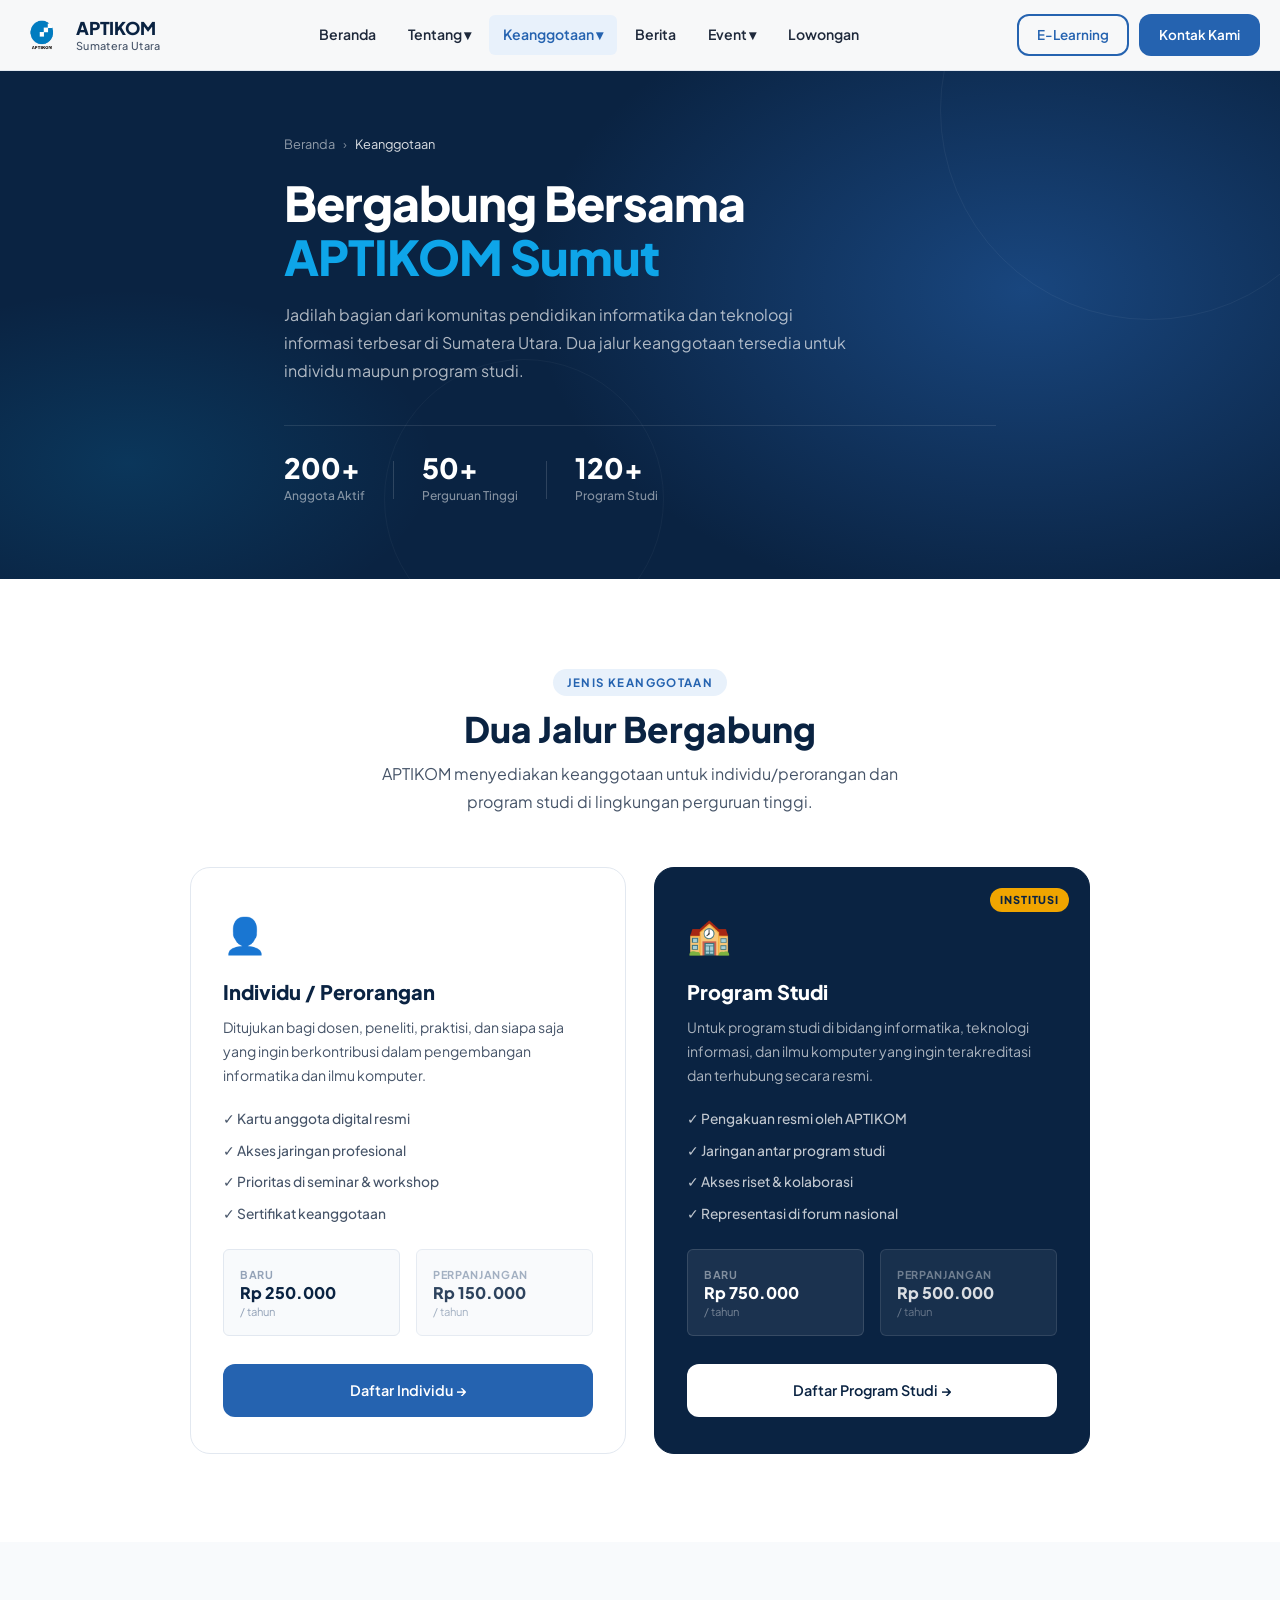
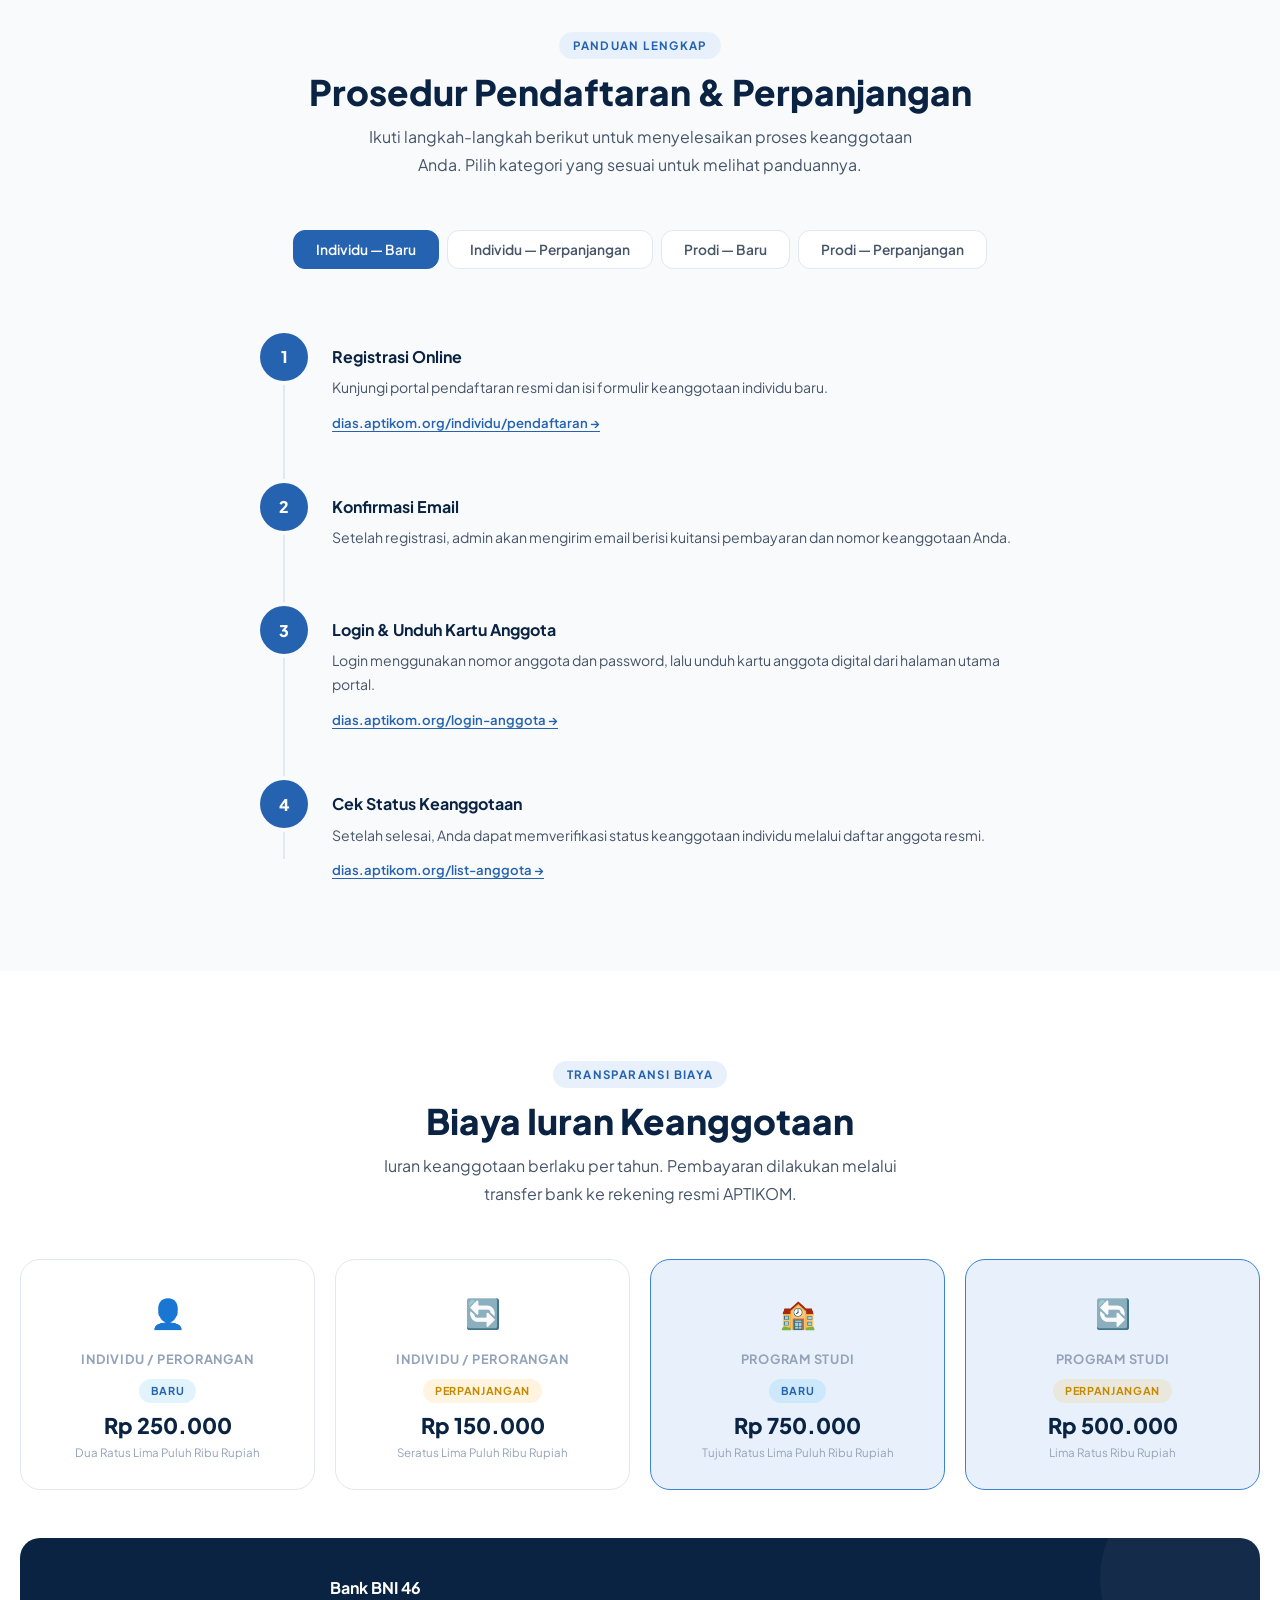
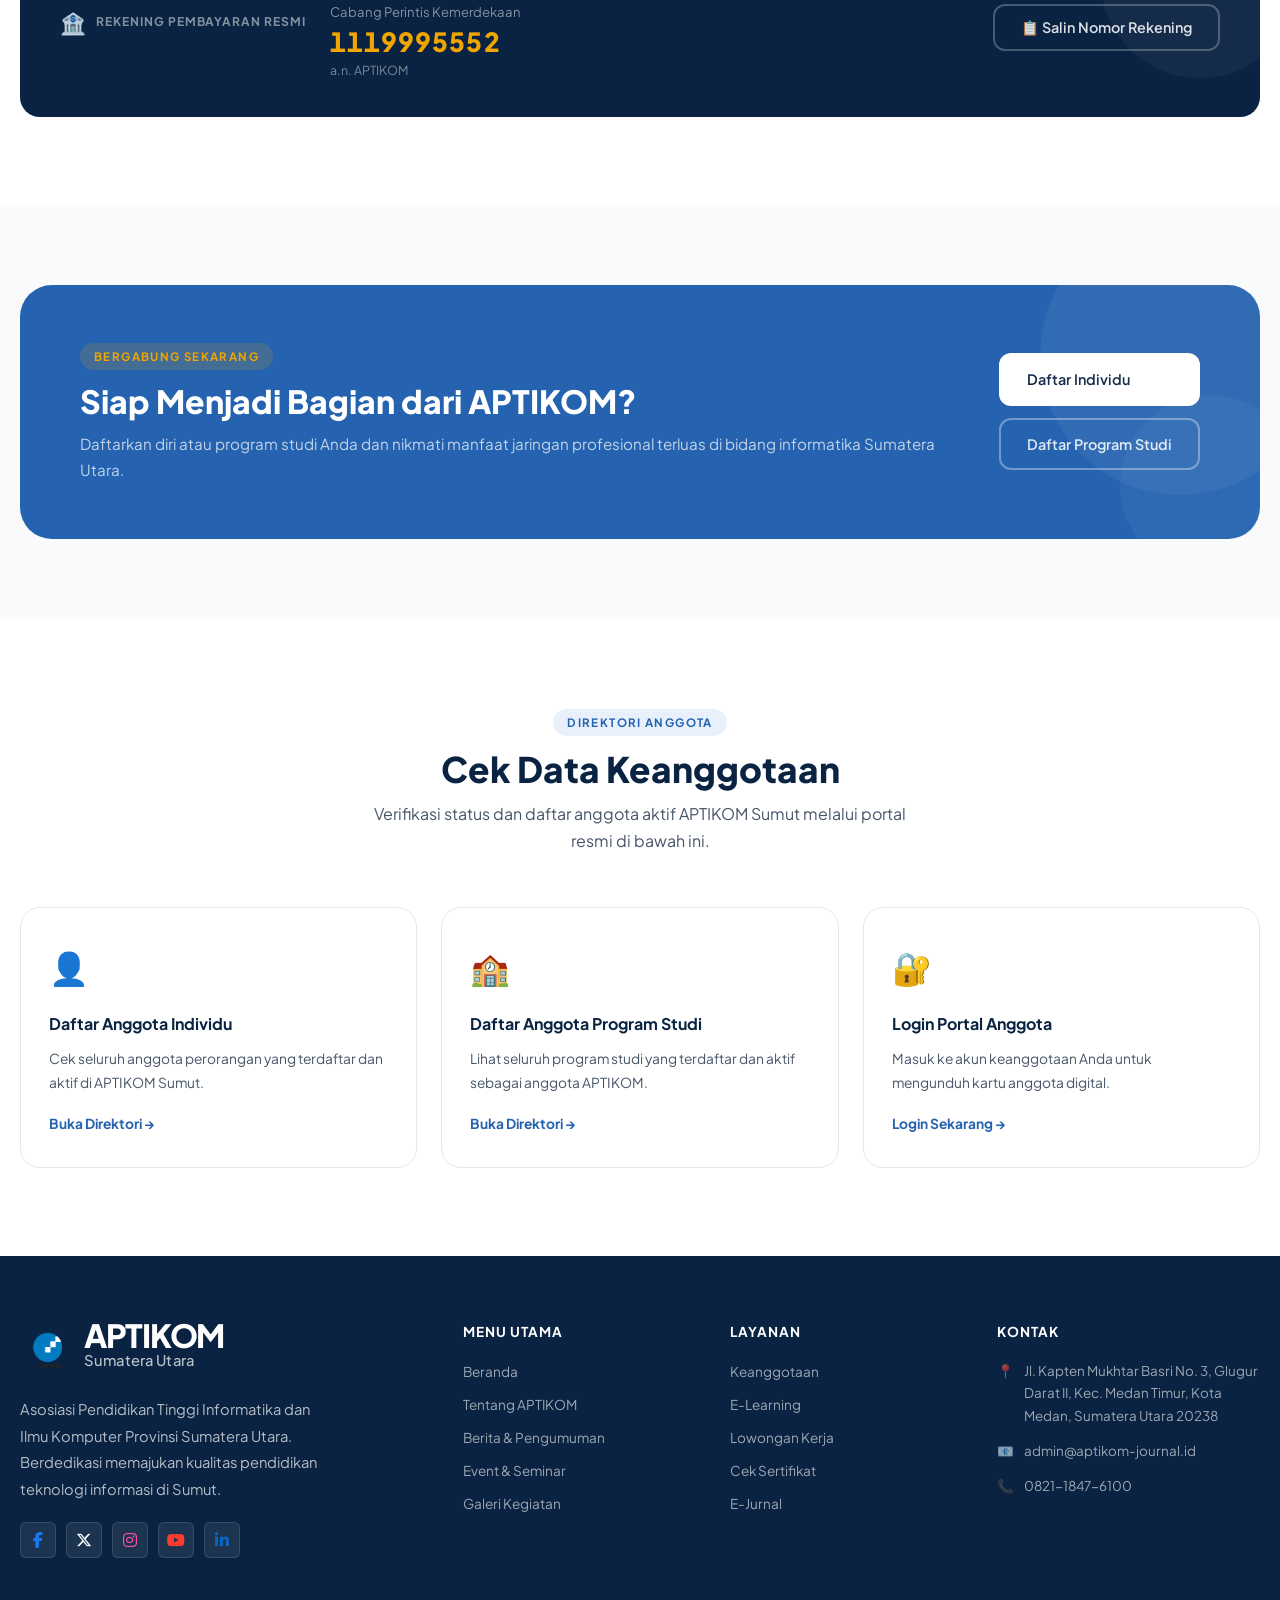
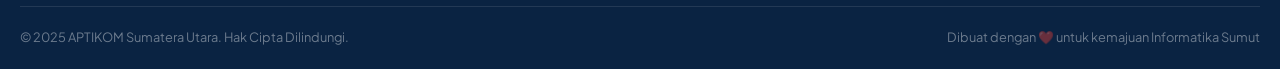
<file: keanggotaan.html>
<!DOCTYPE html>
<html lang="id">
<head>
  <meta charset="UTF-8" />
  <meta name="viewport" content="width=device-width, initial-scale=1.0" />
  <meta name="description" content="Keanggotaan APTIKOM Sumatera Utara — Prosedur pendaftaran, perpanjangan, dan informasi biaya iuran anggota." />

  <title>Keanggotaan — APTIKOM Sumatera Utara</title>

  <link rel="stylesheet" href="css/style_global.css" />
  <link rel="stylesheet" href="css/style_keanggotaan.css" />

<!-- Font Awesome -->
  <link rel="stylesheet"
  href="https://cdnjs.cloudflare.com/ajax/libs/font-awesome/6.5.2/css/all.min.css">

</head>
<body>

  <!-- ═══════════════════════════════════════════════
       NAVBAR
  ═══════════════════════════════════════════════ -->
  <nav class="navbar" id="navbar">
    <div class="container navbar-inner">

      <!-- Logo -->
      <a href="index.html" class="navbar-logo">
        <img src="img/aptikom.png" alt="Logo APTIKOM Sumut" onerror="this.style.display='none'" />
        <div class="navbar-logo-text">
          <span class="logo-main">APTIKOM</span>
          <span class="logo-sub">Sumatera Utara</span>
        </div>
      </a>

      <!-- Menu Utama -->
      <ul class="navbar-nav">
        <li class="nav-item">
          <a href="index.html" class="nav-link">Beranda</a>
        </li>
        <li class="nav-item">
          <a href="tentang.html" class="nav-link">Tentang ▾</a>
          <div class="dropdown-menu">
            <a href="tentang.html#sejarah">Sejarah</a>
            <a href="tentang.html#visi-misi">Visi &amp; Misi</a>
            <a href="tentang.html#struktur">Struktur Organisasi</a>
            <a href="tentang.html#ad-art">AD &amp; ART</a>
          </div>
        </li>
        <li class="nav-item">
          <a href="keanggotaan.html" class="nav-link active">Keanggotaan ▾</a>
          <div class="dropdown-menu">
            <a href="#cara-daftar">Cara Pendaftaran</a>
            <a href="#daftar">Daftar Sekarang</a>
            <a href="#anggota">Data Anggota</a>
          </div>
        </li>
        <li class="nav-item">
          <a href="berita.html" class="nav-link">Berita</a>
        </li>
        <li class="nav-item">
          <a href="event.html" class="nav-link">Event ▾</a>
          <div class="dropdown-menu">
            <a href="event.html#seminar">Seminar</a>
            <a href="event.html#workshop">Workshop</a>
            <a href="galeri.html">Arsip Kegiatan</a>
          </div>
        </li>
        <li class="nav-item">
          <a href="lowongan.html" class="nav-link">Lowongan</a>
        </li>

        <!-- Tombol CTA khusus mobile — tersembunyi di desktop via CSS -->
        <li class="navbar-mobile-cta">
          <a href="elearning.html" class="btn btn-outline">E-Learning</a>
          <a href="kontak.html" class="btn btn-primary">Kontak Kami</a>
        </li>
      </ul>

      <!-- CTA Buttons -->
      <div class="navbar-cta">
        <a href="elearning.html" class="btn btn-outline" style="padding:8px 18px;font-size:0.84rem;">E-Learning</a>
        <a href="kontak.html"    class="btn btn-primary" style="padding:8px 18px;font-size:0.84rem;">Kontak Kami</a>
      </div>

      <!-- Hamburger (mobile) -->
      <div class="navbar-toggle" id="navToggle" aria-label="Buka menu">
        <span></span><span></span><span></span>
      </div>

    </div>
  </nav>


  <!-- ═══════════════════════════════════════════════
       PAGE HERO
  ═══════════════════════════════════════════════ -->
  <section class="page-hero">
    <div class="page-hero-bg"></div>
    <div class="container page-hero-inner">
      <div class="page-hero-breadcrumb">
        <a href="index.html">Beranda</a>
        <span>›</span>
        <span>Keanggotaan</span>
      </div>
      <h1 class="page-hero-title">
        Bergabung Bersama<br /><em>APTIKOM Sumut</em>
      </h1>
      <p class="page-hero-desc">
        Jadilah bagian dari komunitas pendidikan informatika dan teknologi informasi
        terbesar di Sumatera Utara. Dua jalur keanggotaan tersedia untuk individu
        maupun program studi.
      </p>
      <div class="page-hero-stats">
        <div class="phs-item">
          <div class="phs-value">200+</div>
          <div class="phs-label">Anggota Aktif</div>
        </div>
        <div class="phs-divider"></div>
        <div class="phs-item">
          <div class="phs-value">50+</div>
          <div class="phs-label">Perguruan Tinggi</div>
        </div>
        <div class="phs-divider"></div>
        <div class="phs-item">
          <div class="phs-value">120+</div>
          <div class="phs-label">Program Studi</div>
        </div>
      </div>
    </div>
  </section>


  <!-- ═══════════════════════════════════════════════
       JENIS KEANGGOTAAN
  ═══════════════════════════════════════════════ -->
  <section class="section-jenis" id="jenis">
    <div class="container">
      <div class="section-header-center">
        <span class="section-tag">Jenis Keanggotaan</span>
        <h2 class="section-title">Dua Jalur Bergabung</h2>
        <p class="section-subtitle">
          APTIKOM menyediakan keanggotaan untuk individu/perorangan dan program studi
          di lingkungan perguruan tinggi.
        </p>
      </div>

      <div class="jenis-grid">
        <!-- Individu -->
        <div class="jenis-card">
          <div class="jenis-icon">👤</div>
          <h3 class="jenis-title">Individu / Perorangan</h3>
          <p class="jenis-desc">
            Ditujukan bagi dosen, peneliti, praktisi, dan siapa saja yang ingin
            berkontribusi dalam pengembangan informatika dan ilmu komputer.
          </p>
          <ul class="jenis-benefits">
            <li>✓ Kartu anggota digital resmi</li>
            <li>✓ Akses jaringan profesional</li>
            <li>✓ Prioritas di seminar &amp; workshop</li>
            <li>✓ Sertifikat keanggotaan</li>
          </ul>
          <div class="jenis-price-group">
            <div class="jenis-price">
              <span class="price-label">Baru</span>
              <span class="price-value">Rp 250.000</span>
              <span class="price-period">/ tahun</span>
            </div>
            <div class="jenis-price secondary">
              <span class="price-label">Perpanjangan</span>
              <span class="price-value">Rp 150.000</span>
              <span class="price-period">/ tahun</span>
            </div>
          </div>
          <a href="https://dias.aptikom.org/individu/pendaftaran" target="_blank" rel="noopener" class="btn btn-primary jenis-btn">
            Daftar Individu →
          </a>
        </div>

        <!-- Program Studi -->
        <div class="jenis-card jenis-card--featured">
          <div class="jenis-featured-badge">Institusi</div>
          <div class="jenis-icon">🏫</div>
          <h3 class="jenis-title">Program Studi</h3>
          <p class="jenis-desc">
            Untuk program studi di bidang informatika, teknologi informasi, dan
            ilmu komputer yang ingin terakreditasi dan terhubung secara resmi.
          </p>
          <ul class="jenis-benefits">
            <li>✓ Pengakuan resmi oleh APTIKOM</li>
            <li>✓ Jaringan antar program studi</li>
            <li>✓ Akses riset &amp; kolaborasi</li>
            <li>✓ Representasi di forum nasional</li>
          </ul>
          <div class="jenis-price-group">
            <div class="jenis-price">
              <span class="price-label">Baru</span>
              <span class="price-value">Rp 750.000</span>
              <span class="price-period">/ tahun</span>
            </div>
            <div class="jenis-price secondary">
              <span class="price-label">Perpanjangan</span>
              <span class="price-value">Rp 500.000</span>
              <span class="price-period">/ tahun</span>
            </div>
          </div>
          <a href="https://dias.aptikom.org/prodi/pendaftaran" target="_blank" rel="noopener" class="btn btn-white jenis-btn">
            Daftar Program Studi →
          </a>
        </div>
      </div>
    </div>
  </section>


  <!-- ═══════════════════════════════════════════════
       PROSEDUR PENDAFTARAN & PERPANJANGAN
  ═══════════════════════════════════════════════ -->
  <section class="section-prosedur" id="cara-daftar">
    <div class="container">
      <div class="section-header-center">
        <span class="section-tag">Panduan Lengkap</span>
        <h2 class="section-title">Prosedur Pendaftaran &amp; Perpanjangan</h2>
        <p class="section-subtitle">
          Ikuti langkah-langkah berikut untuk menyelesaikan proses keanggotaan Anda.
          Pilih kategori yang sesuai untuk melihat panduannya.
        </p>
      </div>

      <!-- Tab Switcher -->
      <div class="prosedur-tabs" role="tablist">
        <button class="ptab active" data-tab="individu-baru"    role="tab">Individu — Baru</button>
        <button class="ptab"        data-tab="individu-panjang" role="tab">Individu — Perpanjangan</button>
        <button class="ptab"        data-tab="prodi-baru"       role="tab">Prodi — Baru</button>
        <button class="ptab"        data-tab="prodi-panjang"    role="tab">Prodi — Perpanjangan</button>
      </div>

      <!-- Panel: Individu Baru -->
      <div class="prosedur-panel active" id="tab-individu-baru">
        <div class="prosedur-steps">

          <div class="pstep">
            <div class="pstep-num">1</div>
            <div class="pstep-body">
              <div class="pstep-title">Registrasi Online</div>
              <div class="pstep-desc">
                Kunjungi portal pendaftaran resmi dan isi formulir keanggotaan individu baru.
              </div>
              <a href="https://dias.aptikom.org/individu/pendaftaran" target="_blank" rel="noopener" class="pstep-link">
                dias.aptikom.org/individu/pendaftaran →
              </a>
            </div>
          </div>

          <div class="pstep">
            <div class="pstep-num">2</div>
            <div class="pstep-body">
              <div class="pstep-title">Konfirmasi Email</div>
              <div class="pstep-desc">
                Setelah registrasi, admin akan mengirim email berisi kuitansi pembayaran
                dan nomor keanggotaan Anda.
              </div>
            </div>
          </div>

          <div class="pstep">
            <div class="pstep-num">3</div>
            <div class="pstep-body">
              <div class="pstep-title">Login &amp; Unduh Kartu Anggota</div>
              <div class="pstep-desc">
                Login menggunakan nomor anggota dan password, lalu unduh kartu anggota
                digital dari halaman utama portal.
              </div>
              <a href="https://dias.aptikom.org/login-anggota" target="_blank" rel="noopener" class="pstep-link">
                dias.aptikom.org/login-anggota →
              </a>
            </div>
          </div>

          <div class="pstep">
            <div class="pstep-num">4</div>
            <div class="pstep-body">
              <div class="pstep-title">Cek Status Keanggotaan</div>
              <div class="pstep-desc">
                Setelah selesai, Anda dapat memverifikasi status keanggotaan individu
                melalui daftar anggota resmi.
              </div>
              <a href="https://dias.aptikom.org/list-anggota" target="_blank" rel="noopener" class="pstep-link">
                dias.aptikom.org/list-anggota →
              </a>
            </div>
          </div>

        </div>
      </div>

      <!-- Panel: Individu Perpanjangan -->
      <div class="prosedur-panel" id="tab-individu-panjang">
        <div class="prosedur-steps">

          <div class="pstep">
            <div class="pstep-num">1</div>
            <div class="pstep-body">
              <div class="pstep-title">Registrasi Perpanjangan</div>
              <div class="pstep-desc">
                Akses portal perpanjangan dan isi data keanggotaan yang ingin diperpanjang.
              </div>
              <a href="https://dias.aptikom.org/individu/perpanjangan" target="_blank" rel="noopener" class="pstep-link">
                dias.aptikom.org/individu/perpanjangan →
              </a>
            </div>
          </div>

          <div class="pstep">
            <div class="pstep-num">2</div>
            <div class="pstep-body">
              <div class="pstep-title">Konfirmasi Email</div>
              <div class="pstep-desc">
                Admin akan mengirim email berisi kuitansi perpanjangan dan
                pembaruan nomor keanggotaan Anda.
              </div>
            </div>
          </div>

          <div class="pstep">
            <div class="pstep-num">3</div>
            <div class="pstep-body">
              <div class="pstep-title">Login &amp; Unduh Kartu Terbaru</div>
              <div class="pstep-desc">
                Login ke portal anggota untuk mengunduh kartu keanggotaan yang sudah diperbarui.
              </div>
              <a href="https://dias.aptikom.org/login-anggota" target="_blank" rel="noopener" class="pstep-link">
                dias.aptikom.org/login-anggota →
              </a>
            </div>
          </div>

          <div class="pstep">
            <div class="pstep-num">4</div>
            <div class="pstep-body">
              <div class="pstep-title">Verifikasi Keanggotaan</div>
              <div class="pstep-desc">
                Pastikan data Anda sudah muncul dan aktif dalam daftar anggota resmi.
              </div>
              <a href="https://dias.aptikom.org/list-anggota" target="_blank" rel="noopener" class="pstep-link">
                dias.aptikom.org/list-anggota →
              </a>
            </div>
          </div>

        </div>
      </div>

      <!-- Panel: Prodi Baru -->
      <div class="prosedur-panel" id="tab-prodi-baru">
        <div class="prosedur-steps">

          <div class="pstep">
            <div class="pstep-num">1</div>
            <div class="pstep-body">
              <div class="pstep-title">Registrasi Program Studi Baru</div>
              <div class="pstep-desc">
                Daftarkan program studi Anda melalui portal pendaftaran khusus institusi.
              </div>
              <a href="https://dias.aptikom.org/prodi/pendaftaran" target="_blank" rel="noopener" class="pstep-link">
                dias.aptikom.org/prodi/pendaftaran →
              </a>
            </div>
          </div>

          <div class="pstep">
            <div class="pstep-num">2</div>
            <div class="pstep-body">
              <div class="pstep-title">Konfirmasi Email</div>
              <div class="pstep-desc">
                Admin akan mengirimkan email berisi kuitansi dan nomor keanggotaan
                program studi Anda.
              </div>
            </div>
          </div>

          <div class="pstep">
            <div class="pstep-num">3</div>
            <div class="pstep-body">
              <div class="pstep-title">Login &amp; Unduh Kartu Anggota Prodi</div>
              <div class="pstep-desc">
                Gunakan nomor anggota prodi dan password untuk login, lalu unduh
                kartu keanggotaan resmi program studi.
              </div>
              <a href="https://dias.aptikom.org/login-anggota-prodi" target="_blank" rel="noopener" class="pstep-link">
                dias.aptikom.org/login-anggota-prodi →
              </a>
            </div>
          </div>

          <div class="pstep">
            <div class="pstep-num">4</div>
            <div class="pstep-body">
              <div class="pstep-title">Cek Daftar Anggota Prodi</div>
              <div class="pstep-desc">
                Verifikasi bahwa program studi Anda telah terdaftar dalam direktori
                anggota program studi resmi APTIKOM.
              </div>
              <a href="https://dias.aptikom.org/list-anggota-prodi" target="_blank" rel="noopener" class="pstep-link">
                dias.aptikom.org/list-anggota-prodi →
              </a>
            </div>
          </div>

        </div>
      </div>

      <!-- Panel: Prodi Perpanjangan -->
      <div class="prosedur-panel" id="tab-prodi-panjang">
        <div class="prosedur-steps">

          <div class="pstep">
            <div class="pstep-num">1</div>
            <div class="pstep-body">
              <div class="pstep-title">Registrasi Perpanjangan Prodi</div>
              <div class="pstep-desc">
                Akses formulir perpanjangan dan isi data program studi yang akan diperpanjang.
              </div>
              <a href="https://dias.aptikom.org/prodi/perpanjangan" target="_blank" rel="noopener" class="pstep-link">
                dias.aptikom.org/prodi/perpanjangan →
              </a>
            </div>
          </div>

          <div class="pstep">
            <div class="pstep-num">2</div>
            <div class="pstep-body">
              <div class="pstep-title">Konfirmasi Email</div>
              <div class="pstep-desc">
                Admin akan mengirimkan email dengan kuitansi perpanjangan dan
                informasi masa aktif keanggotaan baru.
              </div>
            </div>
          </div>

          <div class="pstep">
            <div class="pstep-num">3</div>
            <div class="pstep-body">
              <div class="pstep-title">Login &amp; Unduh Kartu Terbaru</div>
              <div class="pstep-desc">
                Login ke portal anggota prodi dan unduh kartu keanggotaan
                program studi yang telah diperbarui.
              </div>
              <a href="https://dias.aptikom.org/login-anggota-prodi" target="_blank" rel="noopener" class="pstep-link">
                dias.aptikom.org/login-anggota-prodi →
              </a>
            </div>
          </div>

          <div class="pstep">
            <div class="pstep-num">4</div>
            <div class="pstep-body">
              <div class="pstep-title">Verifikasi di Daftar Prodi</div>
              <div class="pstep-desc">
                Pastikan program studi Anda telah aktif kembali dalam direktori resmi
                anggota program studi APTIKOM.
              </div>
              <a href="https://dias.aptikom.org/list-anggota-prodi" target="_blank" rel="noopener" class="pstep-link">
                dias.aptikom.org/list-anggota-prodi →
              </a>
            </div>
          </div>

        </div>
      </div>

    </div>
  </section>


  <!-- ═══════════════════════════════════════════════
       BIAYA IURAN
  ═══════════════════════════════════════════════ -->
  <section class="section-biaya">
    <div class="container">
      <div class="section-header-center">
        <span class="section-tag">Transparansi Biaya</span>
        <h2 class="section-title">Biaya Iuran Keanggotaan</h2>
        <p class="section-subtitle">
          Iuran keanggotaan berlaku per tahun. Pembayaran dilakukan melalui
          transfer bank ke rekening resmi APTIKOM.
        </p>
      </div>

      <div class="biaya-grid">
        <div class="biaya-card">
          <div class="biaya-icon">👤</div>
          <div class="biaya-kategori">Individu / Perorangan</div>
          <div class="biaya-tag new">Baru</div>
          <div class="biaya-nominal">Rp 250.000</div>
          <div class="biaya-keterangan">Dua Ratus Lima Puluh Ribu Rupiah</div>
        </div>
        <div class="biaya-card">
          <div class="biaya-icon">🔄</div>
          <div class="biaya-kategori">Individu / Perorangan</div>
          <div class="biaya-tag renew">Perpanjangan</div>
          <div class="biaya-nominal">Rp 150.000</div>
          <div class="biaya-keterangan">Seratus Lima Puluh Ribu Rupiah</div>
        </div>
        <div class="biaya-card featured">
          <div class="biaya-icon">🏫</div>
          <div class="biaya-kategori">Program Studi</div>
          <div class="biaya-tag new">Baru</div>
          <div class="biaya-nominal">Rp 750.000</div>
          <div class="biaya-keterangan">Tujuh Ratus Lima Puluh Ribu Rupiah</div>
        </div>
        <div class="biaya-card featured">
          <div class="biaya-icon">🔄</div>
          <div class="biaya-kategori">Program Studi</div>
          <div class="biaya-tag renew">Perpanjangan</div>
          <div class="biaya-nominal">Rp 500.000</div>
          <div class="biaya-keterangan">Lima Ratus Ribu Rupiah</div>
        </div>
      </div>

      <!-- Rekening Bank -->
      <div class="rekening-box">
        <div class="rekening-header">
          <span class="rekening-icon">🏦</span>
          <span class="rekening-label">Rekening Pembayaran Resmi</span>
        </div>
        <div class="rekening-detail">
          <div class="rekening-bank">Bank BNI 46</div>
          <div class="rekening-cabang">Cabang Perintis Kemerdekaan</div>
          <div class="rekening-nomor" id="rekening-nomor">1119995552</div>
          <div class="rekening-atas-nama">a.n. APTIKOM</div>
        </div>
        <button class="btn btn-outline rekening-copy" onclick="copyRekening()">
          📋 Salin Nomor Rekening
        </button>
        <div class="rekening-copied" id="rekeningSalin">✓ Tersalin!</div>
      </div>

    </div>
  </section>


  <!-- ═══════════════════════════════════════════════
       CTA DAFTAR SEKARANG
  ═══════════════════════════════════════════════ -->
  <section class="section-cta-keang" id="daftar">
    <div class="container">
      <div class="cta-keang-box">
        <div class="cta-keang-deco"></div>

        <div class="cta-keang-left">
          <span class="cta-tag">Bergabung Sekarang</span>
          <h2 class="cta-title">Siap Menjadi Bagian dari APTIKOM?</h2>
          <p class="cta-desc">
            Daftarkan diri atau program studi Anda dan nikmati manfaat jaringan
            profesional terluas di bidang informatika Sumatera Utara.
          </p>
        </div>

        <div class="cta-keang-actions">
          <a href="https://dias.aptikom.org/individu/pendaftaran" target="_blank" rel="noopener" class="btn btn-white">
            Daftar Individu
          </a>
          <a href="https://dias.aptikom.org/prodi/pendaftaran" target="_blank" rel="noopener" class="btn btn-outline" style="color:rgba(255,255,255,0.85); border-color:rgba(255,255,255,0.35);">
            Daftar Program Studi
          </a>
        </div>
      </div>
    </div>
  </section>


  <!-- ═══════════════════════════════════════════════
       CEK DATA ANGGOTA
  ═══════════════════════════════════════════════ -->
  <section class="section-anggota" id="anggota">
    <div class="container">
      <div class="section-header-center">
        <span class="section-tag">Direktori Anggota</span>
        <h2 class="section-title">Cek Data Keanggotaan</h2>
        <p class="section-subtitle">
          Verifikasi status dan daftar anggota aktif APTIKOM Sumut melalui portal resmi di bawah ini.
        </p>
      </div>

      <div class="anggota-cards">
        <a href="https://dias.aptikom.org/list-anggota" target="_blank" rel="noopener" class="anggota-card">
          <div class="anggota-card-icon">👤</div>
          <div class="anggota-card-title">Daftar Anggota Individu</div>
          <div class="anggota-card-desc">
            Cek seluruh anggota perorangan yang terdaftar dan aktif di APTIKOM Sumut.
          </div>
          <div class="anggota-card-link">Buka Direktori →</div>
        </a>

        <a href="https://dias.aptikom.org/list-anggota-prodi" target="_blank" rel="noopener" class="anggota-card">
          <div class="anggota-card-icon">🏫</div>
          <div class="anggota-card-title">Daftar Anggota Program Studi</div>
          <div class="anggota-card-desc">
            Lihat seluruh program studi yang terdaftar dan aktif sebagai anggota APTIKOM.
          </div>
          <div class="anggota-card-link">Buka Direktori →</div>
        </a>

        <a href="https://dias.aptikom.org/login-anggota" target="_blank" rel="noopener" class="anggota-card">
          <div class="anggota-card-icon">🔐</div>
          <div class="anggota-card-title">Login Portal Anggota</div>
          <div class="anggota-card-desc">
            Masuk ke akun keanggotaan Anda untuk mengunduh kartu anggota digital.
          </div>
          <div class="anggota-card-link">Login Sekarang →</div>
        </a>
      </div>
    </div>
  </section>


  <!-- ═══════════════════════════════════════════════
       KONTAK / HUBUNGI KAMI
  ═══════════════════════════════════════════════ -->
  <section class="section-kontak-keang">
    <div class="container">
      <div class="kontak-keang-box">
        <div class="kontak-keang-left">
          <span class="section-tag">Butuh Bantuan?</span>
          <h3 class="kontak-keang-title">Hubungi Kami</h3>
          <p class="kontak-keang-desc">
            Jika ada pertanyaan seputar prosedur, biaya, atau status keanggotaan,
            jangan ragu untuk menghubungi kontak di bawah ini.
          </p>
        </div>
        <div class="kontak-keang-right">
          <div class="kontak-person">
            <div class="kontak-person-icon">📞</div>
            <div>
              <div class="kontak-person-name">Sdri. Kannisa</div>
              <a href="https://wa.me/6282118476100" target="_blank" rel="noopener" class="kontak-person-num">
                0821-1847-6100
              </a>
              <div class="kontak-person-platform">WhatsApp tersedia</div>
            </div>
          </div>
          <a href="https://wa.me/6282118476100" target="_blank" rel="noopener" class="btn btn-primary">
            💬 Chat WhatsApp
          </a>
        </div>
      </div>
    </div>
  </section>


  <!-- ═══════════════════════════════════════════════
       FOOTER (identik dengan index.html)
  ═══════════════════════════════════════════════ -->
  <footer class="footer">
    <div class="container">
      <div class="footer-grid">

        <div class="footer-brand">
          <div class="footer-logo">
            <img src="img/aptikom.png" alt="Logo APTIKOM Sumut"
                 onerror="this.style.display='none'" />
            <div class="footer-logo-text">
              <span class="footer-logo-main">APTIKOM</span>
              <span class="footer-logo-sub">Sumatera Utara</span>
            </div>
          </div>
          <p class="footer-desc">
            Asosiasi Pendidikan Tinggi Informatika dan Ilmu Komputer Provinsi Sumatera Utara.
            Berdedikasi memajukan kualitas pendidikan teknologi informasi di Sumut.
          </p>
          <div class="footer-social">
              <a href="#" class="social-link facebook" title="Facebook">
    <i class="fa-brands fa-facebook-f"></i>
  </a>

  <a href="#" class="social-link twitter" title="Twitter/X">
    <i class="fa-brands fa-x-twitter"></i>
  </a>

  <a href="https://www.instagram.com/aptikom.sumut/"
     class="social-link instagram"
     title="Instagram"
     target="_blank">
    <i class="fa-brands fa-instagram"></i>
  </a>

  <a href="https://www.youtube.com/@aptikomtv5281"
     class="social-link youtube"
     title="YouTube"
     target="_blank">
    <i class="fa-brands fa-youtube"></i>
  </a>

  <a href="#" class="social-link linkedin" title="LinkedIn">
    <i class="fa-brands fa-linkedin-in"></i>
  </a>

</div>
        </div>

        <div>
          <div class="footer-col-title">Menu Utama</div>
          <div class="footer-links">
            <a href="index.html">Beranda</a>
            <a href="tentang.html">Tentang APTIKOM</a>
            <a href="berita.html">Berita &amp; Pengumuman</a>
            <a href="event.html">Event &amp; Seminar</a>
            <a href="galeri.html">Galeri Kegiatan</a>
          </div>
        </div>

        <div>
          <div class="footer-col-title">Layanan</div>
          <div class="footer-links">
            <a href="keanggotaan.html">Keanggotaan</a>
            <a href="elearning.html">E-Learning</a>
            <a href="lowongan.html">Lowongan Kerja</a>
            <a href="#">Cek Sertifikat</a>
            <a href="#">E-Jurnal</a>
          </div>
        </div>

        <div>
          <div class="footer-col-title">Kontak</div>
          <div class="footer-contact-item">
            <span class="icon">📍</span>
            <span>Jl. Kapten Mukhtar Basri No. 3, Glugur Darat II, Kec. Medan Timur, Kota Medan, Sumatera Utara 20238</span>
          </div>
          <div class="footer-contact-item">
            <span class="icon">📧</span>
            <span>admin@aptikom-journal.id</span>
          </div>
          <div class="footer-contact-item">
            <span class="icon">📞</span>
            <span>0821-1847-6100</span>
          </div>
        </div>

      </div>

      <div class="footer-bottom">
        <span>© 2025 APTIKOM Sumatera Utara. Hak Cipta Dilindungi.</span>
        <span>Dibuat dengan ❤️ untuk kemajuan Informatika Sumut</span>
      </div>
    </div>
  </footer>


  <!-- ═══════════════════════════════════════════════
       SCRIPT
  ═══════════════════════════════════════════════ -->
  <script>
    // ── Navbar scroll shadow ──
    const navbar = document.getElementById('navbar');
    window.addEventListener('scroll', () => {
      navbar.classList.toggle('scrolled', window.scrollY > 20);
    });

    // ── Deteksi mobile ──
    const isMobile = () => window.innerWidth <= 768;

    // ── Dropdown: hover (desktop) + klik (mobile) ──
    const HIDE_DELAY = 300;
    document.querySelectorAll('.nav-item').forEach(item => {
      const menu = item.querySelector('.dropdown-menu');
      if (!menu) return;
      let hideTimer = null;
      const showMenu  = () => { clearTimeout(hideTimer); menu.classList.add('is-open'); };
      const hideMenu  = () => { menu.classList.remove('is-open'); };
      const schedHide = () => { hideTimer = setTimeout(hideMenu, HIDE_DELAY); };

      item.addEventListener('mouseenter', () => { if (!isMobile()) showMenu(); });
      item.addEventListener('mouseleave', () => { if (!isMobile()) schedHide(); });
      menu.addEventListener('mouseenter', () => { if (!isMobile()) showMenu(); });
      menu.addEventListener('mouseleave', () => { if (!isMobile()) schedHide(); });

      const navLink = item.querySelector('.nav-link');
      if (navLink) {
        navLink.addEventListener('click', (e) => {
          if (!isMobile()) return;
          e.preventDefault();
          const wasOpen = menu.classList.contains('is-open');
          document.querySelectorAll('.dropdown-menu.is-open')
                  .forEach(m => m.classList.remove('is-open'));
          if (!wasOpen) menu.classList.add('is-open');
        });
      }
    });

    // ── Mobile toggle (hamburger) ──
    const navToggle = document.getElementById('navToggle');
    const navbarNav = document.querySelector('.navbar-nav');

    function openMobileMenu() {
      navbarNav.classList.add('mobile-open');
      navToggle.classList.add('is-active');
      navToggle.setAttribute('aria-label', 'Tutup menu');
    }
    function closeMobileMenu() {
      navbarNav.classList.remove('mobile-open');
      navToggle.classList.remove('is-active');
      navToggle.setAttribute('aria-label', 'Buka menu');
      document.querySelectorAll('.dropdown-menu.is-open')
              .forEach(m => m.classList.remove('is-open'));
    }

    navToggle.addEventListener('click', () => {
      navbarNav.classList.contains('mobile-open') ? closeMobileMenu() : openMobileMenu();
    });
    document.addEventListener('click', (e) => {
      if (!navbar.contains(e.target)) closeMobileMenu();
    });
    window.addEventListener('resize', () => {
      if (window.innerWidth > 768) closeMobileMenu();
    });
    const tabs = document.querySelectorAll('.ptab');
    const panels = document.querySelectorAll('.prosedur-panel');

    tabs.forEach(tab => {
      tab.addEventListener('click', () => {
        tabs.forEach(t => t.classList.remove('active'));
        panels.forEach(p => p.classList.remove('active'));
        tab.classList.add('active');
        const target = document.getElementById('tab-' + tab.dataset.tab);
        if (target) target.classList.add('active');
      });
    });

    // ── Salin Nomor Rekening ──
    function copyRekening() {
      const nomor = document.getElementById('rekening-nomor').textContent.trim();
      navigator.clipboard.writeText(nomor).then(() => {
        const el = document.getElementById('rekeningSalin');
        el.classList.add('show');
        setTimeout(() => el.classList.remove('show'), 2000);
      });
    }

    // ── Scroll Reveal ──
    const reveals = document.querySelectorAll('.reveal');
    const observer = new IntersectionObserver(entries => {
      entries.forEach(e => { if (e.isIntersecting) { e.target.classList.add('visible'); } });
    }, { threshold: 0.12 });
    reveals.forEach(el => observer.observe(el));
  </script>

</body>
</html>
</file>
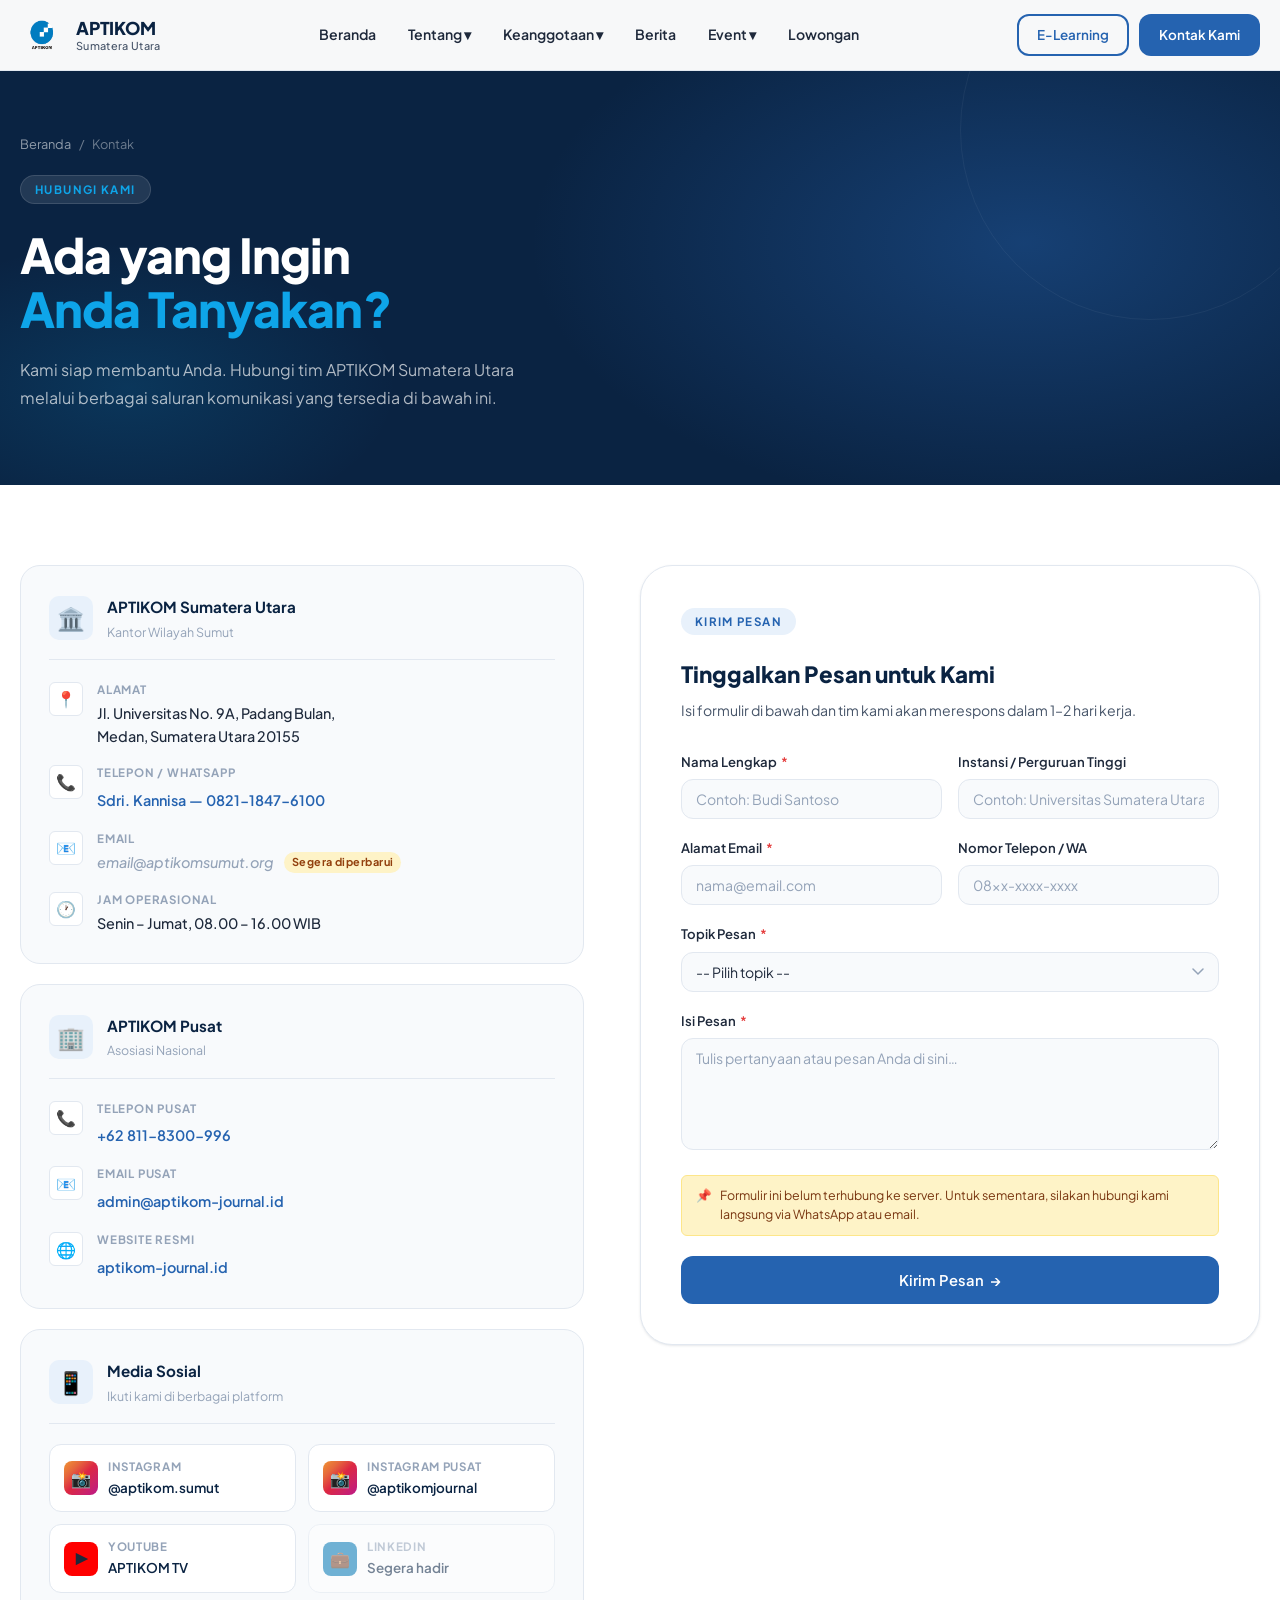
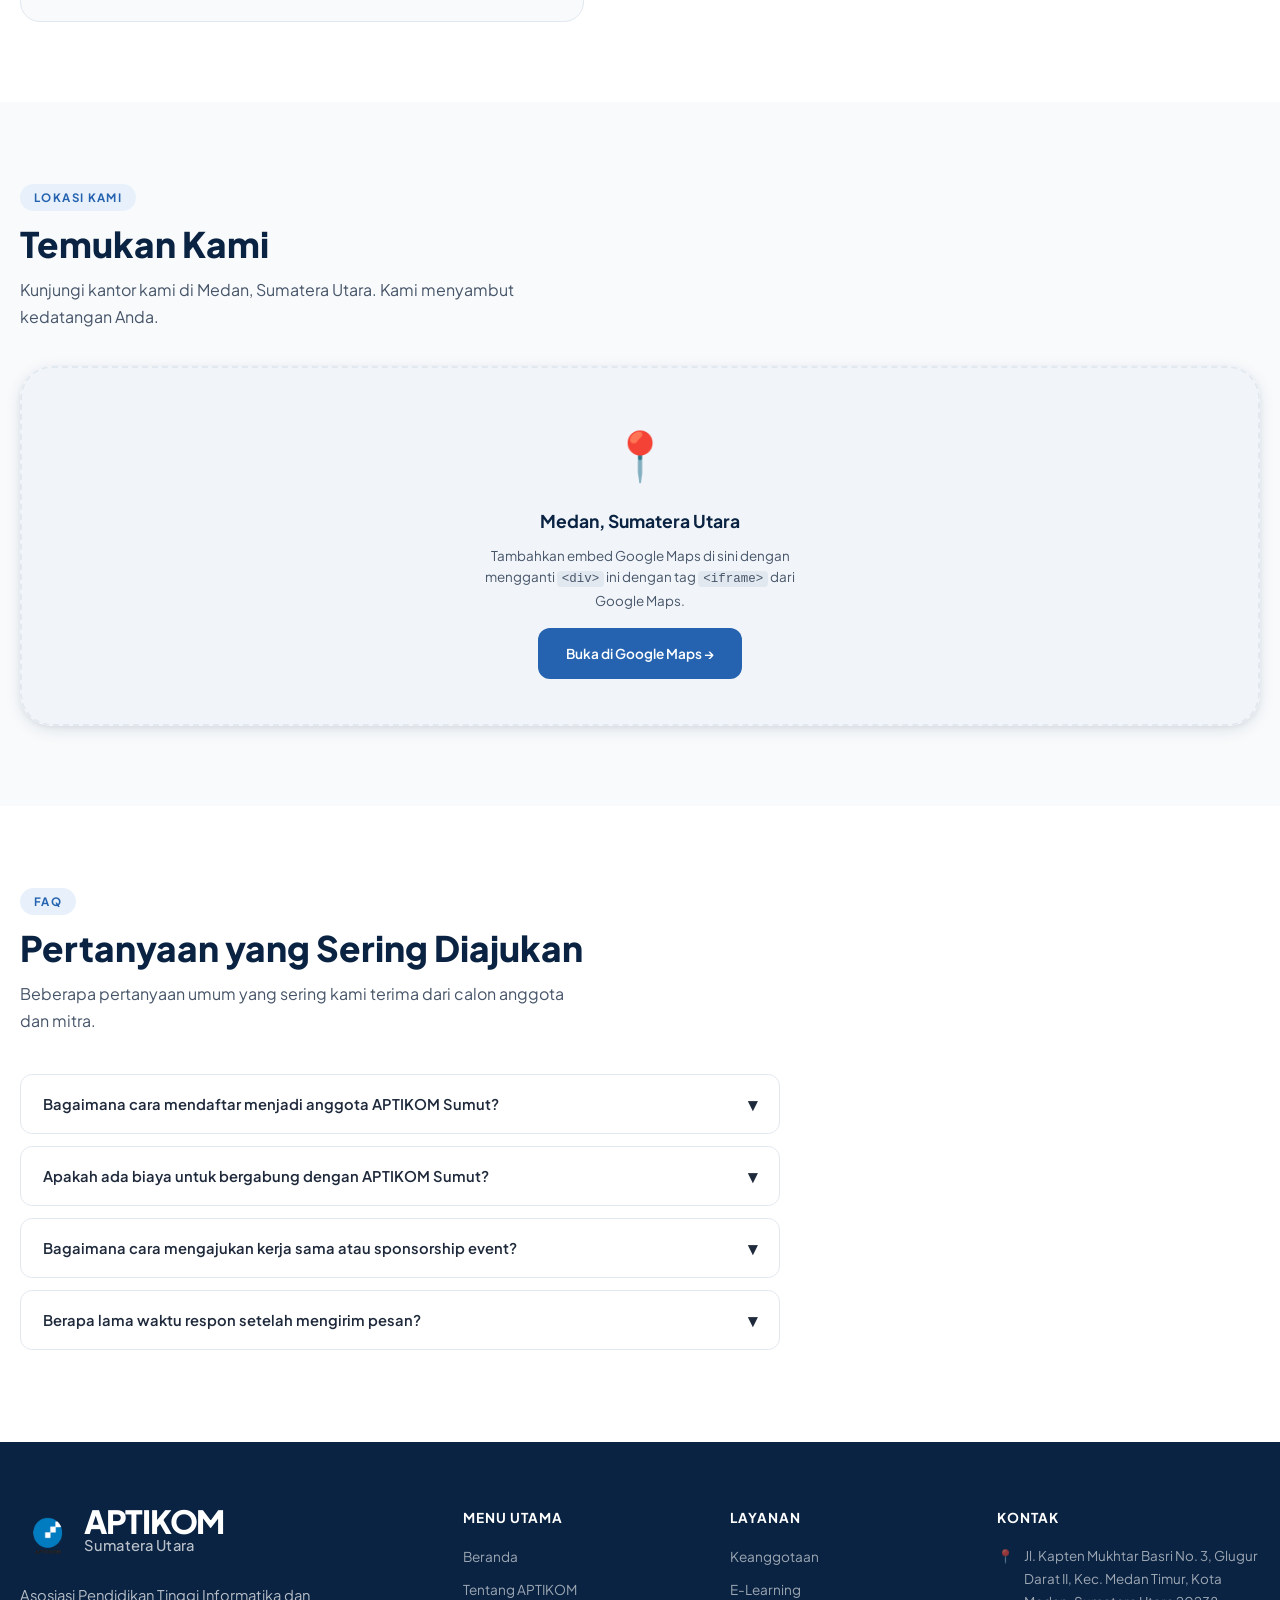
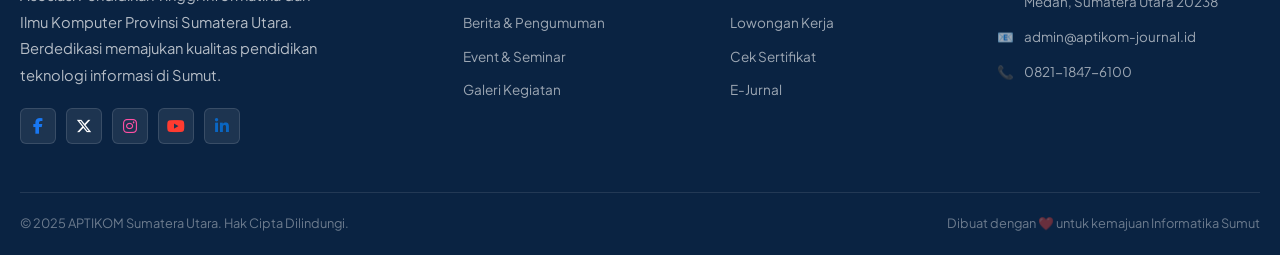
<file: kontak.html>
<!DOCTYPE html>
<html lang="id">
<head>
  <meta charset="UTF-8" />
  <meta name="viewport" content="width=device-width, initial-scale=1.0" />
  <meta name="description" content="Hubungi APTIKOM Sumatera Utara — Informasi kontak, alamat, dan media sosial." />

  <title>Kontak — APTIKOM Sumatera Utara</title>

  <!-- <link rel="icon" href="assets/logo/favicon.ico" type="image/x-icon" /> -->

  <link rel="stylesheet" href="css/style_global.css" />
  <link rel="stylesheet" href="css/style_kontak.css" />

<!-- Font Awesome -->
  <link rel="stylesheet"
  href="https://cdnjs.cloudflare.com/ajax/libs/font-awesome/6.5.2/css/all.min.css">

</head>
<body>

  <!-- ═══════════════════════════════════════════════
       NAVBAR
  ═══════════════════════════════════════════════ -->
  <nav class="navbar" id="navbar">
    <div class="container navbar-inner">

      <!-- Logo -->
      <a href="index.html" class="navbar-logo">
        <img src="img/aptikom.png" alt="Logo APTIKOM Sumut" onerror="this.style.display='none'" />
        <div class="navbar-logo-text">
          <span class="logo-main">APTIKOM</span>
          <span class="logo-sub">Sumatera Utara</span>
        </div>
      </a>

      <!-- Menu Utama -->
      <ul class="navbar-nav">
        <li class="nav-item">
          <a href="index.html" class="nav-link">Beranda</a>
        </li>
        <li class="nav-item">
          <a href="tentang.html" class="nav-link">Tentang ▾</a>
          <div class="dropdown-menu">
            <a href="tentang.html#sejarah">Sejarah</a>
            <a href="tentang.html#visi-misi">Visi &amp; Misi</a>
            <a href="tentang.html#struktur">Struktur Organisasi</a>
            <a href="tentang.html#ad-art">AD &amp; ART</a>
          </div>
        </li>
        <li class="nav-item">
          <a href="keanggotaan.html" class="nav-link">Keanggotaan ▾</a>
          <div class="dropdown-menu">
            <a href="keanggotaan.html#cara-daftar">Cara Pendaftaran</a>
            <a href="keanggotaan.html#daftar">Daftar Sekarang</a>
            <a href="keanggotaan.html#anggota">Data Anggota</a>
          </div>
        </li>
        <li class="nav-item">
          <a href="berita.html" class="nav-link">Berita</a>
        </li>
        <li class="nav-item">
          <a href="event.html" class="nav-link">Event ▾</a>
          <div class="dropdown-menu">
            <a href="event.html#seminar">Seminar</a>
            <a href="event.html#workshop">Workshop</a>
            <a href="galeri.html">Arsip Kegiatan</a>
          </div>
        </li>
        <li class="nav-item">
          <a href="lowongan.html" class="nav-link">Lowongan</a>
        </li>

        <!-- Tombol CTA khusus mobile — tersembunyi di desktop via CSS -->
        <li class="navbar-mobile-cta">
          <a href="elearning.html" class="btn btn-outline">E-Learning</a>
          <a href="kontak.html" class="btn btn-primary">Kontak Kami</a>
        </li>
      </ul>

      <!-- CTA Buttons -->
      <div class="navbar-cta">
        <a href="elearning.html" class="btn btn-outline" style="padding:8px 18px;font-size:0.84rem;">E-Learning</a>
        <a href="kontak.html" class="btn btn-primary active" style="padding:8px 18px;font-size:0.84rem;">Kontak Kami</a>
      </div>

      <!-- Hamburger (mobile) -->
      <div class="navbar-toggle" id="navToggle" aria-label="Buka menu">
        <span></span><span></span><span></span>
      </div>
    </div>
  </nav>


  <!-- ═══════════════════════════════════════════════
       PAGE HERO
  ═══════════════════════════════════════════════ -->
  <section class="page-hero">
    <div class="page-hero-bg"></div>
    <div class="container">
      <div class="page-hero-content">
        <div class="page-breadcrumb">
          <a href="index.html">Beranda</a>
          <span>/</span>
          <span>Kontak</span>
        </div>
        <span class="section-tag">Hubungi Kami</span>
        <h1 class="page-hero-title">Ada yang Ingin<br><em>Anda Tanyakan?</em></h1>
        <p class="page-hero-desc">
          Kami siap membantu Anda. Hubungi tim APTIKOM Sumatera Utara melalui
          berbagai saluran komunikasi yang tersedia di bawah ini.
        </p>
      </div>
    </div>
  </section>


  <!-- ═══════════════════════════════════════════════
       KONTAK UTAMA — 2 Kolom (Info + Form)
  ═══════════════════════════════════════════════ -->
  <section class="section-kontak" id="kontak">
    <div class="container">
      <div class="kontak-layout">

        <!-- ── Kolom Kiri: Info Kontak ── -->
        <div class="kontak-info">

          <!-- APTIKOM SUMUT -->
          <div class="kontak-group reveal">
            <div class="kontak-group-header">
              <div class="kontak-group-icon">🏛️</div>
              <div>
                <div class="kontak-group-title">APTIKOM Sumatera Utara</div>
                <div class="kontak-group-sub">Kantor Wilayah Sumut</div>
              </div>
            </div>

            <div class="kontak-item">
              <div class="kontak-item-icon">📍</div>
              <div class="kontak-item-body">
                <div class="kontak-item-label">Alamat</div>
                <!-- Alamat placeholder — silakan diubah bila sudah tersedia -->
                <div class="kontak-item-value">Jl. Universitas No. 9A, Padang Bulan,<br>Medan, Sumatera Utara 20155</div>
              </div>
            </div>

            <div class="kontak-item">
              <div class="kontak-item-icon">📞</div>
              <div class="kontak-item-body">
                <div class="kontak-item-label">Telepon / WhatsApp</div>
                <a href="https://wa.me/6282118476100" target="_blank" rel="noopener" class="kontak-item-value kontak-link">
                  Sdri. Kannisa — 0821-1847-6100
                </a>
              </div>
            </div>

            <div class="kontak-item">
              <div class="kontak-item-icon">📧</div>
              <div class="kontak-item-body">
                <div class="kontak-item-label">Email</div>
                <!-- Ganti placeholder di bawah dengan email Sumut yang sebenarnya -->
                <div class="kontak-item-value kontak-placeholder">
                  <em>email@aptikomsumut.org</em>
                  <span class="placeholder-badge">Segera diperbarui</span>
                </div>
              </div>
            </div>

            <div class="kontak-item">
              <div class="kontak-item-icon">🕐</div>
              <div class="kontak-item-body">
                <div class="kontak-item-label">Jam Operasional</div>
                <!-- Sesuaikan jam operasional bila berbeda -->
                <div class="kontak-item-value">Senin – Jumat, 08.00 – 16.00 WIB</div>
              </div>
            </div>
          </div>

          <!-- APTIKOM PUSAT -->
          <div class="kontak-group reveal" style="--delay:0.1s">
            <div class="kontak-group-header">
              <div class="kontak-group-icon">🏢</div>
              <div>
                <div class="kontak-group-title">APTIKOM Pusat</div>
                <div class="kontak-group-sub">Asosiasi Nasional</div>
              </div>
            </div>

            <div class="kontak-item">
              <div class="kontak-item-icon">📞</div>
              <div class="kontak-item-body">
                <div class="kontak-item-label">Telepon Pusat</div>
                <a href="tel:+628118300996" class="kontak-item-value kontak-link">
                  +62 811-8300-996
                </a>
              </div>
            </div>

            <div class="kontak-item">
              <div class="kontak-item-icon">📧</div>
              <div class="kontak-item-body">
                <div class="kontak-item-label">Email Pusat</div>
                <a href="mailto:admin@aptikom-journal.id" class="kontak-item-value kontak-link">
                  admin@aptikom-journal.id
                </a>
              </div>
            </div>

            <div class="kontak-item">
              <div class="kontak-item-icon">🌐</div>
              <div class="kontak-item-body">
                <div class="kontak-item-label">Website Resmi</div>
                <a href="https://aptikom-journal.id/home/" target="_blank" rel="noopener" class="kontak-item-value kontak-link">
                  aptikom-journal.id
                </a>
              </div>
            </div>
          </div>

          <!-- Media Sosial -->
          <div class="kontak-group reveal" style="--delay:0.2s">
            <div class="kontak-group-header">
              <div class="kontak-group-icon">📱</div>
              <div>
                <div class="kontak-group-title">Media Sosial</div>
                <div class="kontak-group-sub">Ikuti kami di berbagai platform</div>
              </div>
            </div>

            <div class="sosmed-grid">
              <a href="https://www.instagram.com/aptikom.sumut/" target="_blank" rel="noopener" class="sosmed-card">
                <div class="sosmed-icon" style="background: linear-gradient(135deg,#f09433,#e6683c,#dc2743,#cc2366,#bc1888);">
                  📸
                </div>
                <div>
                  <div class="sosmed-platform">Instagram</div>
                  <div class="sosmed-handle">@aptikom.sumut</div>
                </div>
              </a>

              <a href="https://www.instagram.com/aptikomjournal" target="_blank" rel="noopener" class="sosmed-card">
                <div class="sosmed-icon" style="background: linear-gradient(135deg,#f09433,#e6683c,#dc2743,#cc2366,#bc1888);">
                  📸
                </div>
                <div>
                  <div class="sosmed-platform">Instagram Pusat</div>
                  <div class="sosmed-handle">@aptikomjournal</div>
                </div>
              </a>

              <a href="https://www.youtube.com/@aptikomtv5281" target="_blank" rel="noopener" class="sosmed-card">
                <div class="sosmed-icon" style="background:#ff0000;">
                  ▶️
                </div>
                <div>
                  <div class="sosmed-platform">YouTube</div>
                  <div class="sosmed-handle">APTIKOM TV</div>
                </div>
              </a>

              <!-- Placeholder: tambahkan akun lain bila sudah ada -->
              <a href="#" class="sosmed-card sosmed-card--placeholder">
                <div class="sosmed-icon" style="background:#0077b5;">💼</div>
                <div>
                  <div class="sosmed-platform">LinkedIn</div>
                  <div class="sosmed-handle">Segera hadir</div>
                </div>
              </a>
            </div>
          </div>

        </div>

        <!-- ── Kolom Kanan: Formulir Pesan ── -->
        <div class="kontak-form-wrap reveal" style="--delay:0.05s">
          <div class="kontak-form-header">
            <span class="section-tag">Kirim Pesan</span>
            <h2 class="kontak-form-title">Tinggalkan Pesan untuk Kami</h2>
            <p class="kontak-form-desc">
              Isi formulir di bawah dan tim kami akan merespons dalam 1–2 hari kerja.
            </p>
          </div>

          <form class="kontak-form" id="kontakForm" novalidate>

            <div class="form-row">
              <div class="form-group">
                <label class="form-label" for="nama">Nama Lengkap <span class="required">*</span></label>
                <input class="form-input" type="text" id="nama" name="nama"
                       placeholder="Contoh: Budi Santoso" required />
              </div>
              <div class="form-group">
                <label class="form-label" for="instansi">Instansi / Perguruan Tinggi</label>
                <input class="form-input" type="text" id="instansi" name="instansi"
                       placeholder="Contoh: Universitas Sumatera Utara" />
              </div>
            </div>

            <div class="form-row">
              <div class="form-group">
                <label class="form-label" for="email">Alamat Email <span class="required">*</span></label>
                <input class="form-input" type="email" id="email" name="email"
                       placeholder="nama@email.com" required />
              </div>
              <div class="form-group">
                <label class="form-label" for="telp">Nomor Telepon / WA</label>
                <input class="form-input" type="tel" id="telp" name="telp"
                       placeholder="08xx-xxxx-xxxx" />
              </div>
            </div>

            <div class="form-group">
              <label class="form-label" for="topik">Topik Pesan <span class="required">*</span></label>
              <select class="form-input form-select" id="topik" name="topik" required>
                <option value="" disabled selected>-- Pilih topik --</option>
                <option value="keanggotaan">Keanggotaan</option>
                <option value="event">Event &amp; Seminar</option>
                <option value="kerjasama">Kerja Sama</option>
                <option value="elearning">E-Learning</option>
                <option value="lainnya">Lainnya</option>
              </select>
            </div>

            <div class="form-group">
              <label class="form-label" for="pesan">Isi Pesan <span class="required">*</span></label>
              <textarea class="form-input form-textarea" id="pesan" name="pesan"
                        placeholder="Tulis pertanyaan atau pesan Anda di sini…"
                        rows="5" required></textarea>
            </div>

            <!-- Catatan: formulir ini masih statis (belum terhubung ke backend).
                 Hubungkan endpoint atau layanan email (misal Formspree/EmailJS) sesuai kebutuhan. -->
            <div class="form-note">
              <span>📌</span>
              <span>Formulir ini belum terhubung ke server. Untuk sementara, silakan hubungi kami langsung via WhatsApp atau email.</span>
            </div>

            <button type="submit" class="btn btn-primary form-submit">
              Kirim Pesan &nbsp;→
            </button>

          </form>

          <!-- Pesan sukses (tersembunyi, muncul setelah submit) -->
          <div class="form-success" id="formSuccess">
            <div class="form-success-icon">✅</div>
            <div class="form-success-title">Pesan Terkirim!</div>
            <div class="form-success-desc">Terima kasih telah menghubungi kami. Tim kami akan segera merespons.</div>
          </div>
        </div>

      </div>
    </div>
  </section>


  <!-- ═══════════════════════════════════════════════
       PETA / LOKASI
  ═══════════════════════════════════════════════ -->
  <section class="section-peta" id="lokasi">
    <div class="container">
      <div class="peta-header reveal">
        <span class="section-tag">Lokasi Kami</span>
        <h2 class="section-title">Temukan Kami</h2>
        <p class="section-subtitle">
          Kunjungi kantor kami di Medan, Sumatera Utara. Kami menyambut kedatangan Anda.
        </p>
      </div>

      <!-- Placeholder peta — ganti src iframe dengan embed Google Maps yang sesuai -->
      <div class="peta-wrap reveal" style="--delay:0.1s">
        <div class="peta-placeholder">
          <div class="peta-placeholder-inner">
            <div class="peta-pin">📍</div>
            <div class="peta-placeholder-title">Medan, Sumatera Utara</div>
            <div class="peta-placeholder-desc">
              Tambahkan embed Google Maps di sini dengan mengganti <code>&lt;div&gt;</code> ini
              dengan tag <code>&lt;iframe&gt;</code> dari Google Maps.
            </div>
            <a href="https://maps.google.com/?q=Medan,Sumatera+Utara" target="_blank"
               rel="noopener" class="btn btn-primary" style="margin-top:16px; font-size:0.85rem;">
              Buka di Google Maps →
            </a>
          </div>
        </div>
      </div>
    </div>
  </section>


  <!-- ═══════════════════════════════════════════════
       FAQ SINGKAT
  ═══════════════════════════════════════════════ -->
  <section class="section-faq" id="faq">
    <div class="container">
      <div class="faq-header reveal">
        <span class="section-tag">FAQ</span>
        <h2 class="section-title">Pertanyaan yang Sering Diajukan</h2>
        <p class="section-subtitle">
          Beberapa pertanyaan umum yang sering kami terima dari calon anggota dan mitra.
        </p>
      </div>

      <div class="faq-list">

        <div class="faq-item reveal">
          <button class="faq-question" aria-expanded="false">
            Bagaimana cara mendaftar menjadi anggota APTIKOM Sumut?
            <span class="faq-chevron">▾</span>
          </button>
          <div class="faq-answer">
            <p>
              Pendaftaran anggota dapat dilakukan melalui halaman
              <a href="keanggotaan.html">Keanggotaan</a>. Isi formulir pendaftaran,
              lampirkan dokumen yang diminta, dan tim kami akan menghubungi Anda untuk
              proses selanjutnya.
            </p>
          </div>
        </div>

        <div class="faq-item reveal" style="--delay:0.05s">
          <button class="faq-question" aria-expanded="false">
            Apakah ada biaya untuk bergabung dengan APTIKOM Sumut?
            <span class="faq-chevron">▾</span>
          </button>
          <div class="faq-answer">
            <p>
              Terdapat iuran keanggotaan yang ditetapkan sesuai ketentuan organisasi.
              Silakan hubungi kami langsung melalui WhatsApp atau email untuk informasi
              biaya terkini.
            </p>
          </div>
        </div>

        <div class="faq-item reveal" style="--delay:0.1s">
          <button class="faq-question" aria-expanded="false">
            Bagaimana cara mengajukan kerja sama atau sponsorship event?
            <span class="faq-chevron">▾</span>
          </button>
          <div class="faq-answer">
            <p>
              Kirimkan proposal kerja sama Anda melalui formulir di atas dengan memilih
              topik "Kerja Sama", atau langsung kirim ke email pusat kami di
              <a href="mailto:admin@aptikom-journal.id">admin@aptikom-journal.id</a>.
            </p>
          </div>
        </div>

        <div class="faq-item reveal" style="--delay:0.15s">
          <button class="faq-question" aria-expanded="false">
            Berapa lama waktu respon setelah mengirim pesan?
            <span class="faq-chevron">▾</span>
          </button>
          <div class="faq-answer">
            <p>
              Tim kami berusaha merespons setiap pesan dalam 1–2 hari kerja. Untuk urusan
              mendesak, disarankan untuk menghubungi langsung via WhatsApp
              (Sdri. Kannisa — 0821-1847-6100).
            </p>
          </div>
        </div>

      </div>
    </div>
  </section>


  <!-- ═══════════════════════════════════════════════
       FOOTER
  ═══════════════════════════════════════════════ -->
  <footer class="footer">
    <div class="container">
      <div class="footer-grid">

        <div class="footer-brand">
          <div class="footer-logo">
            <img src="img/aptikom.png" alt="Logo APTIKOM Sumut"
                 onerror="this.style.display='none'" />
            <div class="footer-logo-text">
              <span class="footer-logo-main">APTIKOM</span>
              <span class="footer-logo-sub">Sumatera Utara</span>
            </div>
          </div>
          <p class="footer-desc">
            Asosiasi Pendidikan Tinggi Informatika dan Ilmu Komputer Provinsi Sumatera Utara.
            Berdedikasi memajukan kualitas pendidikan teknologi informasi di Sumut.
          </p>
          <div class="footer-social">
              <a href="#" class="social-link facebook" title="Facebook">
    <i class="fa-brands fa-facebook-f"></i>
  </a>

  <a href="#" class="social-link twitter" title="Twitter/X">
    <i class="fa-brands fa-x-twitter"></i>
  </a>

  <a href="https://www.instagram.com/aptikom.sumut/"
     class="social-link instagram"
     title="Instagram"
     target="_blank">
    <i class="fa-brands fa-instagram"></i>
  </a>

  <a href="https://www.youtube.com/@aptikomtv5281"
     class="social-link youtube"
     title="YouTube"
     target="_blank">
    <i class="fa-brands fa-youtube"></i>
  </a>

  <a href="#" class="social-link linkedin" title="LinkedIn">
    <i class="fa-brands fa-linkedin-in"></i>
  </a>

</div>
        </div>

        <div>
          <div class="footer-col-title">Menu Utama</div>
          <div class="footer-links">
            <a href="index.html">Beranda</a>
            <a href="tentang.html">Tentang APTIKOM</a>
            <a href="berita.html">Berita &amp; Pengumuman</a>
            <a href="event.html">Event &amp; Seminar</a>
            <a href="galeri.html">Galeri Kegiatan</a>
          </div>
        </div>

        <div>
          <div class="footer-col-title">Layanan</div>
          <div class="footer-links">
            <a href="keanggotaan.html">Keanggotaan</a>
            <a href="elearning.html">E-Learning</a>
            <a href="lowongan.html">Lowongan Kerja</a>
            <a href="#">Cek Sertifikat</a>
            <a href="#">E-Jurnal</a>
          </div>
        </div>

        <div>
          <div class="footer-col-title">Kontak</div>
          <div class="footer-contact-item">
            <span class="icon">📍</span>
            <span>Jl. Kapten Mukhtar Basri No. 3, Glugur Darat II, Kec. Medan Timur, Kota Medan, Sumatera Utara 20238</span>
          </div>
          <div class="footer-contact-item">
            <span class="icon">📧</span>
            <span>admin@aptikom-journal.id</span>
          </div>
          <div class="footer-contact-item">
            <span class="icon">📞</span>
            <span>0821-1847-6100</span>
          </div>
        </div>

      </div>

      <div class="footer-bottom">
        <span>© 2025 APTIKOM Sumatera Utara. Hak Cipta Dilindungi.</span>
        <span>Dibuat dengan ❤️ untuk kemajuan Informatika Sumut</span>
      </div>
    </div>
  </footer>


  <!-- ═══════════════════════════════════════════════
       SCRIPTS
  ═══════════════════════════════════════════════ -->
  <script>
    // ── Navbar scroll effect ──
    const navbar = document.getElementById('navbar');
    window.addEventListener('scroll', () => {
      navbar.classList.toggle('scrolled', window.scrollY > 20);
    });

    // ── Deteksi mobile ──
    const isMobile = () => window.innerWidth <= 768;

    // ── Dropdown: hover (desktop) + klik (mobile) ──
    const HIDE_DELAY = 300;
    document.querySelectorAll('.nav-item').forEach(item => {
      const menu = item.querySelector('.dropdown-menu');
      if (!menu) return;
      let hideTimer = null;
      const showMenu  = () => { clearTimeout(hideTimer); menu.classList.add('is-open'); };
      const hideMenu  = () => { menu.classList.remove('is-open'); };
      const schedHide = () => { hideTimer = setTimeout(hideMenu, HIDE_DELAY); };

      item.addEventListener('mouseenter', () => { if (!isMobile()) showMenu(); });
      item.addEventListener('mouseleave', () => { if (!isMobile()) schedHide(); });
      menu.addEventListener('mouseenter', () => { if (!isMobile()) showMenu(); });
      menu.addEventListener('mouseleave', () => { if (!isMobile()) schedHide(); });

      const navLink = item.querySelector('.nav-link');
      if (navLink) {
        navLink.addEventListener('click', (e) => {
          if (!isMobile()) return;
          e.preventDefault();
          const wasOpen = menu.classList.contains('is-open');
          document.querySelectorAll('.dropdown-menu.is-open')
                  .forEach(m => m.classList.remove('is-open'));
          if (!wasOpen) menu.classList.add('is-open');
        });
      }
    });

    // ── Mobile toggle (hamburger) ──
    const navToggle = document.getElementById('navToggle');
    const navbarNav = document.querySelector('.navbar-nav');

    function openMobileMenu() {
      navbarNav.classList.add('mobile-open');
      navToggle.classList.add('is-active');
      navToggle.setAttribute('aria-label', 'Tutup menu');
    }
    function closeMobileMenu() {
      navbarNav.classList.remove('mobile-open');
      navToggle.classList.remove('is-active');
      navToggle.setAttribute('aria-label', 'Buka menu');
      document.querySelectorAll('.dropdown-menu.is-open')
              .forEach(m => m.classList.remove('is-open'));
    }

    navToggle.addEventListener('click', () => {
      navbarNav.classList.contains('mobile-open') ? closeMobileMenu() : openMobileMenu();
    });
    document.addEventListener('click', (e) => {
      if (!navbar.contains(e.target)) closeMobileMenu();
    });
    window.addEventListener('resize', () => {
      if (window.innerWidth > 768) closeMobileMenu();
    });

    // ── Scroll Reveal ──
    const revealObserver = new IntersectionObserver((entries) => {
      entries.forEach(e => { if (e.isIntersecting) { e.target.classList.add('visible'); } });
    }, { threshold: 0.12 });
    document.querySelectorAll('.reveal').forEach(el => revealObserver.observe(el));

    // ── FAQ Accordion ──
    document.querySelectorAll('.faq-question').forEach(btn => {
      btn.addEventListener('click', () => {
        const item     = btn.closest('.faq-item');
        const isOpen   = item.classList.contains('is-open');
        // Tutup semua dulu
        document.querySelectorAll('.faq-item').forEach(i => i.classList.remove('is-open'));
        document.querySelectorAll('.faq-question').forEach(b => b.setAttribute('aria-expanded', 'false'));
        // Buka yang diklik (kalau sebelumnya belum terbuka)
        if (!isOpen) {
          item.classList.add('is-open');
          btn.setAttribute('aria-expanded', 'true');
        }
      });
    });

    // ── Form submit (placeholder UX) ──
    const form    = document.getElementById('kontakForm');
    const success = document.getElementById('formSuccess');
    form.addEventListener('submit', (e) => {
      e.preventDefault();
      // Validasi sederhana
      if (!form.checkValidity()) { form.reportValidity(); return; }
      // Tampilkan pesan sukses
      form.style.display = 'none';
      success.style.display = 'flex';
    });
  </script>

</body>
</html>
</file>
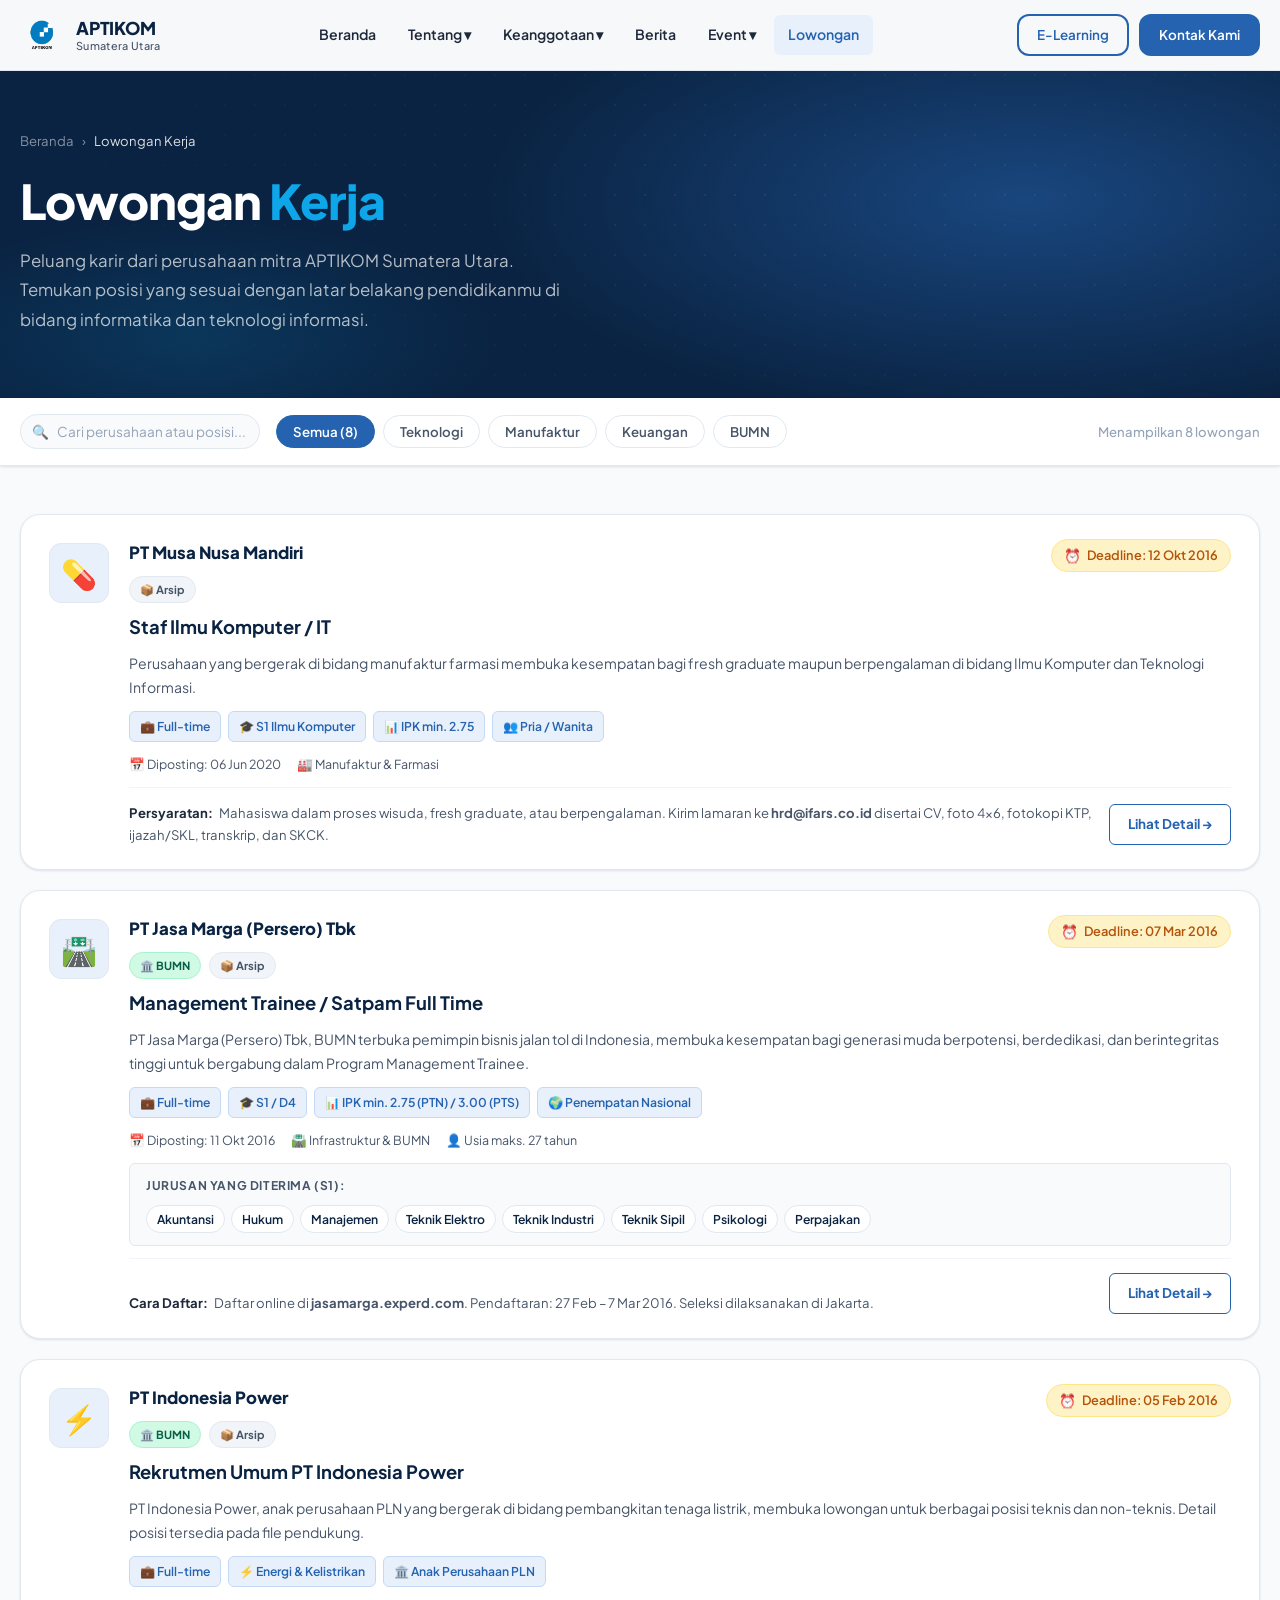
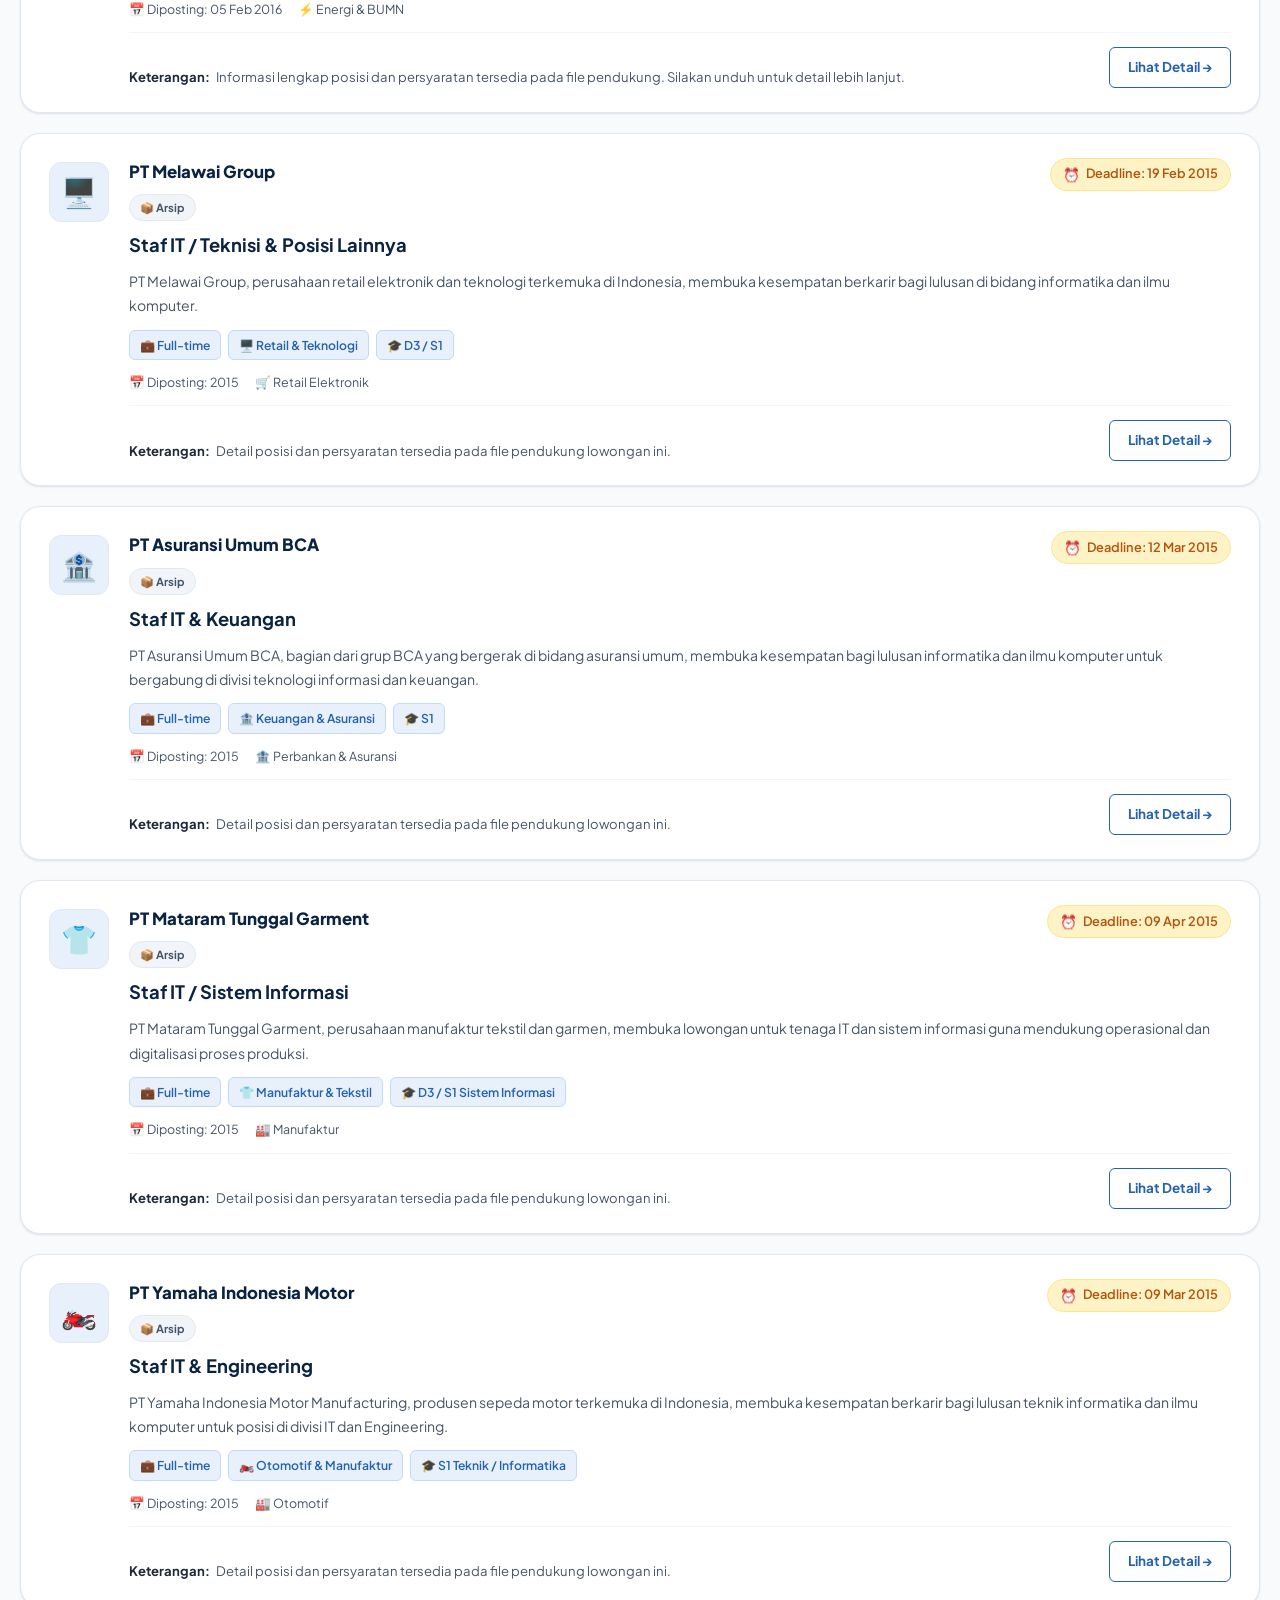
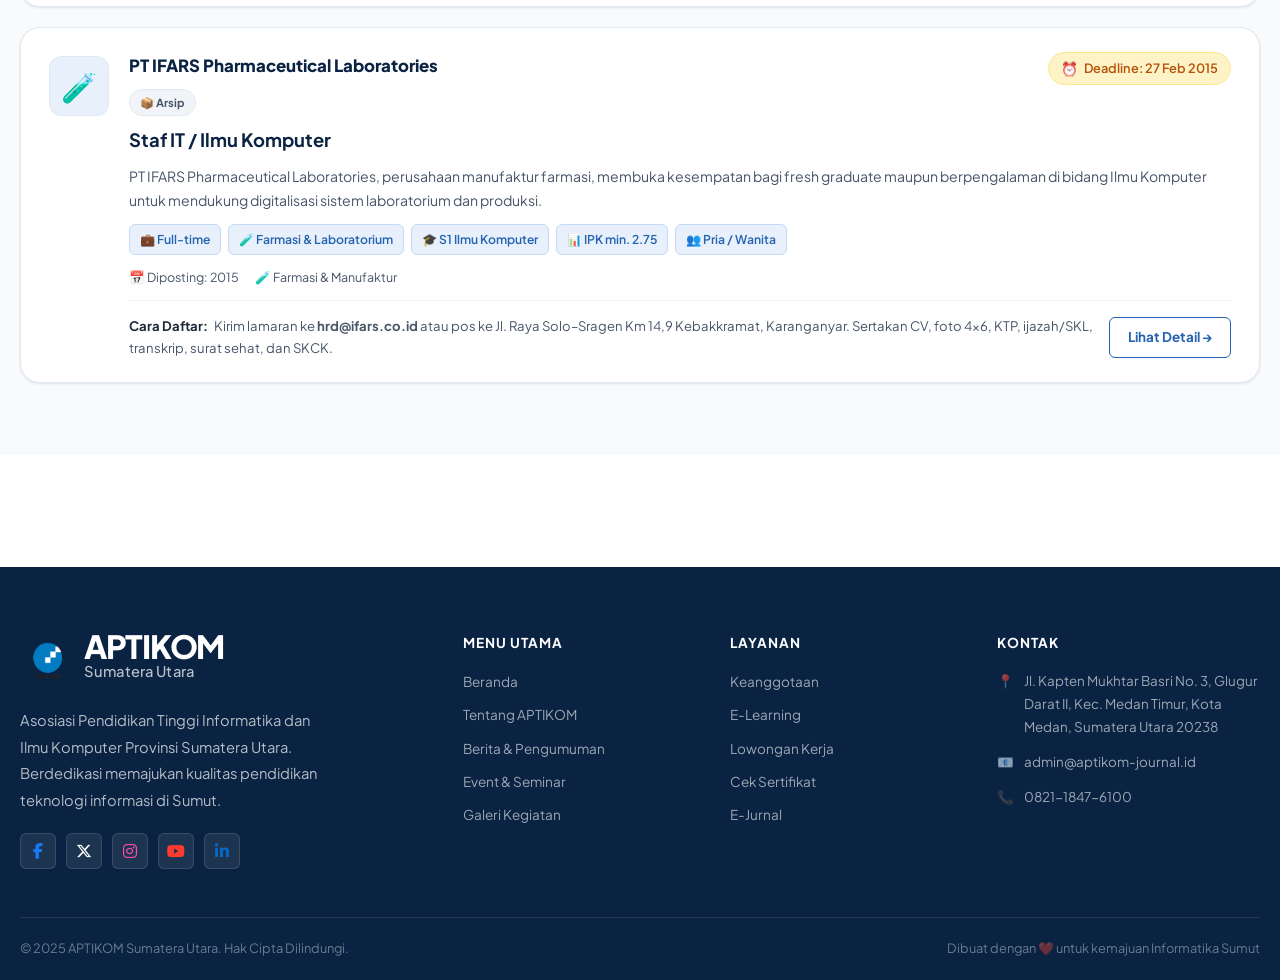
<file: lowongan.html>
<!DOCTYPE html>
<html lang="id">
<head>
  <meta charset="UTF-8" />
  <meta name="viewport" content="width=device-width, initial-scale=1.0" />
  <meta name="description" content="Lowongan Kerja — APTIKOM Sumatera Utara" />
  <title>Lowongan Kerja — APTIKOM Sumatera Utara</title>

  <link rel="stylesheet" href="css/style_global.css" />
  <link rel="stylesheet" href="css/style_lowongan.css" />

  <!-- Font Awesome (sama seperti index.html) -->
  <link rel="stylesheet"
        href="https://cdnjs.cloudflare.com/ajax/libs/font-awesome/6.5.2/css/all.min.css" />
</head>
<body>

  <!-- ═══════════════════════════════════════
       NAVBAR
  ═══════════════════════════════════════ -->
  <nav class="navbar" id="navbar">
    <div class="container navbar-inner">

      <!-- Logo -->
      <a href="index.html" class="navbar-logo">
        <img src="img/aptikom.png" alt="Logo APTIKOM Sumut" onerror="this.style.display='none'" />
        <div class="navbar-logo-text">
          <span class="logo-main">APTIKOM</span>
          <span class="logo-sub">Sumatera Utara</span>
        </div>
      </a>

      <!-- Menu Utama -->
      <ul class="navbar-nav">
        <li class="nav-item">
          <a href="index.html" class="nav-link">Beranda</a>
        </li>
        <li class="nav-item">
          <a href="tentang.html" class="nav-link">Tentang ▾</a>
          <div class="dropdown-menu">
            <a href="tentang.html#sejarah">Sejarah</a>
            <a href="tentang.html#visi-misi">Visi &amp; Misi</a>
            <a href="tentang.html#struktur">Struktur Organisasi</a>
            <a href="tentang.html#ad-art">AD &amp; ART</a>
          </div>
        </li>
        <li class="nav-item">
          <a href="keanggotaan.html" class="nav-link">Keanggotaan ▾</a>
          <div class="dropdown-menu">
            <a href="keanggotaan.html#cara-daftar">Cara Pendaftaran</a>
            <a href="keanggotaan.html#daftar">Daftar Sekarang</a>
            <a href="keanggotaan.html#anggota">Data Anggota</a>
          </div>
        </li>
        <li class="nav-item">
          <a href="berita.html" class="nav-link">Berita</a>
        </li>
        <li class="nav-item">
          <a href="event.html" class="nav-link">Event ▾</a>
          <div class="dropdown-menu">
            <a href="event.html#seminar">Seminar</a>
            <a href="event.html#workshop">Workshop</a>
            <a href="galeri.html">Arsip Kegiatan</a>
          </div>
        </li>
        <li class="nav-item">
          <a href="lowongan.html" class="nav-link active">Lowongan</a>
        </li>

        <!-- Tombol CTA khusus mobile — tersembunyi di desktop via CSS -->
        <li class="navbar-mobile-cta">
          <a href="elearning.html" class="btn btn-outline">E-Learning</a>
          <a href="kontak.html" class="btn btn-primary">Kontak Kami</a>
        </li>
      </ul>

      <!-- CTA Buttons -->
      <div class="navbar-cta">
        <a href="elearning.html" class="btn btn-outline" style="padding:8px 18px;font-size:0.84rem;">E-Learning</a>
        <a href="kontak.html"    class="btn btn-primary" style="padding:8px 18px;font-size:0.84rem;">Kontak Kami</a>
      </div>

      <!-- Hamburger (mobile) -->
      <div class="navbar-toggle" id="navToggle" aria-label="Buka menu">
        <span></span><span></span><span></span>
      </div>

    </div>
  </nav>


  <!-- ═══════════════════════════════════════
       PAGE HERO
  ═══════════════════════════════════════ -->
  <div class="page-hero">
    <div class="container page-hero-content">

      <!-- Breadcrumb -->
      <div class="page-breadcrumb">
        <a href="index.html">Beranda</a>
        <span>›</span>
        <span>Lowongan Kerja</span>
      </div>

      <h1 class="page-hero-title">
        Lowongan <em>Kerja</em>
      </h1>
      <p class="page-hero-desc">
        Peluang karir dari perusahaan mitra APTIKOM Sumatera Utara.
        Temukan posisi yang sesuai dengan latar belakang pendidikanmu di bidang
        informatika dan teknologi informasi.
      </p>

      <!-- Statistik singkat -->
      <div class="hero-stats-row">
        <div class="hero-stat-item">
          <span class="hero-stat-value">8</span>
          <span class="hero-stat-label">Total Lowongan</span>
        </div>
        <div class="hero-stat-divider"></div>
        <div class="hero-stat-item">
          <span class="hero-stat-value">8</span>
          <span class="hero-stat-label">Perusahaan</span>
        </div>
        <div class="hero-stat-divider"></div>
        <div class="hero-stat-item">
          <span class="hero-stat-value">Arsip</span>
          <span class="hero-stat-label">Status Lowongan</span>
        </div>
      </div>

    </div>
  </div>


  <!-- ═══════════════════════════════════════
       BANNER ARSIP
       Pengingat bahwa semua lowongan sudah kadaluarsa
  ═══════════════════════════════════════ -->
  <div class="arsip-banner">
    <div class="container arsip-banner-inner">
      <span class="arsip-icon">📦</span>
      <div>
        <strong>Ini adalah arsip lowongan lama.</strong>
        Semua lowongan di bawah berasal dari website APTIKOM Sumut sebelumnya
        dan sudah melewati batas pendaftaran. Ditampilkan sebagai referensi historis.
      </div>
    </div>
  </div>


  <!-- ═══════════════════════════════════════
       FILTER & SEARCH BAR
  ═══════════════════════════════════════ -->
  <div class="filter-bar">
    <div class="container filter-bar-inner">

      <!-- Kotak pencarian -->
      <div class="search-box">
        <span class="search-icon">🔍</span>
        <input
          type="text"
          id="searchInput"
          class="search-input"
          placeholder="Cari perusahaan atau posisi..."
          oninput="filterLowongan()"
        />
      </div>

      <!-- Filter kategori -->
      <div class="filter-chips">
        <button class="chip active" onclick="setFilter('semua', this)">Semua (8)</button>
        <button class="chip" onclick="setFilter('teknologi', this)">Teknologi</button>
        <button class="chip" onclick="setFilter('manufaktur', this)">Manufaktur</button>
        <button class="chip" onclick="setFilter('keuangan', this)">Keuangan</button>
        <button class="chip" onclick="setFilter('bumn', this)">BUMN</button>
      </div>

      <!-- Jumlah hasil -->
      <div class="filter-count" id="filterCount">Menampilkan 8 lowongan</div>

    </div>
  </div>


  <!-- ═══════════════════════════════════════
       DAFTAR LOWONGAN
  ═══════════════════════════════════════ -->
  <main class="section-lowongan-list">
    <div class="container">
      <div class="lowongan-list" id="lowonganList">


        <!-- ══════════════════════════════
             KARTU 1 — PT Musa Nusa Mandiri
        ══════════════════════════════ -->
        <article class="lowongan-card-full reveal"
                 data-kategori="manufaktur"
                 data-search="pt musa nusa mandiri ilmu komputer manufaktur">
          <div class="card-left">
            <div class="company-logo-box">💊</div>
          </div>
          <div class="card-body">
            <div class="card-top-row">
              <div>
                <span class="company-name">PT Musa Nusa Mandiri</span>
                <span class="card-badge arsip">📦 Arsip</span>
              </div>
              <div class="card-deadline expired">
                <span class="deadline-icon">⏰</span>
                Deadline: 12 Okt 2016
              </div>
            </div>

            <h2 class="card-position">Staf Ilmu Komputer / IT</h2>

            <p class="card-desc">
              Perusahaan yang bergerak di bidang manufaktur farmasi membuka kesempatan
              bagi fresh graduate maupun berpengalaman di bidang Ilmu Komputer dan Teknologi Informasi.
            </p>

            <div class="card-tags">
              <span class="tag">💼 Full-time</span>
              <span class="tag">🎓 S1 Ilmu Komputer</span>
              <span class="tag">📊 IPK min. 2.75</span>
              <span class="tag">👥 Pria / Wanita</span>
            </div>

            <div class="card-info-row">
              <span class="card-info-item">📅 Diposting: 06 Jun 2020</span>
              <span class="card-info-item">🏭 Manufaktur &amp; Farmasi</span>
            </div>

            <div class="card-footer-row">
              <div class="card-requirements">
                <span class="req-label">Persyaratan:</span>
                Mahasiswa dalam proses wisuda, fresh graduate, atau berpengalaman.
                Kirim lamaran ke <strong>hrd@ifars.co.id</strong> disertai CV, foto 4×6,
                fotokopi KTP, ijazah/SKL, transkrip, dan SKCK.
              </div>
              <a href="lowongan/pt-musa-nusa-mandiri.html" class="btn-detail">Lihat Detail →</a>
            </div>
          </div>
        </article>


        <!-- ══════════════════════════════
             KARTU 2 — PT Jasa Marga Persero
        ══════════════════════════════ -->
        <article class="lowongan-card-full reveal"
                 data-kategori="bumn"
                 data-search="pt jasa marga persero satpam bumn jalan tol">
          <div class="card-left">
            <div class="company-logo-box">🛣️</div>
          </div>
          <div class="card-body">
            <div class="card-top-row">
              <div>
                <span class="company-name">PT Jasa Marga (Persero) Tbk</span>
                <span class="card-badge bumn">🏛️ BUMN</span>
                <span class="card-badge arsip">📦 Arsip</span>
              </div>
              <div class="card-deadline expired">
                <span class="deadline-icon">⏰</span>
                Deadline: 07 Mar 2016
              </div>
            </div>

            <h2 class="card-position">Management Trainee / Satpam Full Time</h2>

            <p class="card-desc">
              PT Jasa Marga (Persero) Tbk, BUMN terbuka pemimpin bisnis jalan tol di Indonesia,
              membuka kesempatan bagi generasi muda berpotensi, berdedikasi, dan berintegritas tinggi
              untuk bergabung dalam Program Management Trainee.
            </p>

            <div class="card-tags">
              <span class="tag">💼 Full-time</span>
              <span class="tag">🎓 S1 / D4</span>
              <span class="tag">📊 IPK min. 2.75 (PTN) / 3.00 (PTS)</span>
              <span class="tag">🌍 Penempatan Nasional</span>
            </div>

            <div class="card-info-row">
              <span class="card-info-item">📅 Diposting: 11 Okt 2016</span>
              <span class="card-info-item">🛣️ Infrastruktur &amp; BUMN</span>
              <span class="card-info-item">👤 Usia maks. 27 tahun</span>
            </div>

            <!-- Jurusan yang diterima -->
            <div class="jurusan-box">
              <div class="jurusan-label">Jurusan yang Diterima (S1):</div>
              <div class="jurusan-list">
                <span>Akuntansi</span><span>Hukum</span><span>Manajemen</span>
                <span>Teknik Elektro</span><span>Teknik Industri</span>
                <span>Teknik Sipil</span><span>Psikologi</span><span>Perpajakan</span>
              </div>
            </div>

            <div class="card-footer-row">
              <div class="card-requirements">
                <span class="req-label">Cara Daftar:</span>
                Daftar online di <strong>jasamarga.experd.com</strong>.
                Pendaftaran: 27 Feb – 7 Mar 2016. Seleksi dilaksanakan di Jakarta.
              </div>
              <a href="lowongan/pt-jasa-marga-persero-tbk.html" class="btn-detail">Lihat Detail →</a>
            </div>
          </div>
        </article>


        <!-- ══════════════════════════════
             KARTU 3 — PT Indonesia Power
        ══════════════════════════════ -->
        <article class="lowongan-card-full reveal"
                 data-kategori="bumn"
                 data-search="pt indonesia power pln energi bumn listrik">
          <div class="card-left">
            <div class="company-logo-box">⚡</div>
          </div>
          <div class="card-body">
            <div class="card-top-row">
              <div>
                <span class="company-name">PT Indonesia Power</span>
                <span class="card-badge bumn">🏛️ BUMN</span>
                <span class="card-badge arsip">📦 Arsip</span>
              </div>
              <div class="card-deadline expired">
                <span class="deadline-icon">⏰</span>
                Deadline: 05 Feb 2016
              </div>
            </div>

            <h2 class="card-position">Rekrutmen Umum PT Indonesia Power</h2>

            <p class="card-desc">
              PT Indonesia Power, anak perusahaan PLN yang bergerak di bidang pembangkitan
              tenaga listrik, membuka lowongan untuk berbagai posisi teknis dan non-teknis.
              Detail posisi tersedia pada file pendukung.
            </p>

            <div class="card-tags">
              <span class="tag">💼 Full-time</span>
              <span class="tag">⚡ Energi &amp; Kelistrikan</span>
              <span class="tag">🏛️ Anak Perusahaan PLN</span>
            </div>

            <div class="card-info-row">
              <span class="card-info-item">📅 Diposting: 05 Feb 2016</span>
              <span class="card-info-item">⚡ Energi &amp; BUMN</span>
            </div>

            <div class="card-footer-row">
              <div class="card-requirements">
                <span class="req-label">Keterangan:</span>
                Informasi lengkap posisi dan persyaratan tersedia pada file pendukung.
                Silakan unduh untuk detail lebih lanjut.
              </div>
              <a href="#" class="btn-detail">Lihat Detail →</a>
            </div>
          </div>
        </article>


        <!-- ══════════════════════════════
             KARTU 4 — PT Melawai Group
        ══════════════════════════════ -->
        <article class="lowongan-card-full reveal"
                 data-kategori="teknologi"
                 data-search="pt melawai group retail elektronik it teknologi">
          <div class="card-left">
            <div class="company-logo-box">🖥️</div>
          </div>
          <div class="card-body">
            <div class="card-top-row">
              <div>
                <span class="company-name">PT Melawai Group</span>
                <span class="card-badge arsip">📦 Arsip</span>
              </div>
              <div class="card-deadline expired">
                <span class="deadline-icon">⏰</span>
                Deadline: 19 Feb 2015
              </div>
            </div>

            <h2 class="card-position">Staf IT / Teknisi &amp; Posisi Lainnya</h2>

            <p class="card-desc">
              PT Melawai Group, perusahaan retail elektronik dan teknologi terkemuka di Indonesia,
              membuka kesempatan berkarir bagi lulusan di bidang informatika dan ilmu komputer.
            </p>

            <div class="card-tags">
              <span class="tag">💼 Full-time</span>
              <span class="tag">🖥️ Retail &amp; Teknologi</span>
              <span class="tag">🎓 D3 / S1</span>
            </div>

            <div class="card-info-row">
              <span class="card-info-item">📅 Diposting: 2015</span>
              <span class="card-info-item">🛒 Retail Elektronik</span>
            </div>

            <div class="card-footer-row">
              <div class="card-requirements">
                <span class="req-label">Keterangan:</span>
                Detail posisi dan persyaratan tersedia pada file pendukung lowongan ini.
              </div>
              <a href="#" class="btn-detail">Lihat Detail →</a>
            </div>
          </div>
        </article>


        <!-- ══════════════════════════════
             KARTU 5 — PT Asuransi Umum BCA
        ══════════════════════════════ -->
        <article class="lowongan-card-full reveal"
                 data-kategori="keuangan"
                 data-search="pt asuransi umum bca keuangan it finance">
          <div class="card-left">
            <div class="company-logo-box">🏦</div>
          </div>
          <div class="card-body">
            <div class="card-top-row">
              <div>
                <span class="company-name">PT Asuransi Umum BCA</span>
                <span class="card-badge arsip">📦 Arsip</span>
              </div>
              <div class="card-deadline expired">
                <span class="deadline-icon">⏰</span>
                Deadline: 12 Mar 2015
              </div>
            </div>

            <h2 class="card-position">Staf IT &amp; Keuangan</h2>

            <p class="card-desc">
              PT Asuransi Umum BCA, bagian dari grup BCA yang bergerak di bidang asuransi umum,
              membuka kesempatan bagi lulusan informatika dan ilmu komputer untuk bergabung
              di divisi teknologi informasi dan keuangan.
            </p>

            <div class="card-tags">
              <span class="tag">💼 Full-time</span>
              <span class="tag">🏦 Keuangan &amp; Asuransi</span>
              <span class="tag">🎓 S1</span>
            </div>

            <div class="card-info-row">
              <span class="card-info-item">📅 Diposting: 2015</span>
              <span class="card-info-item">🏦 Perbankan &amp; Asuransi</span>
            </div>

            <div class="card-footer-row">
              <div class="card-requirements">
                <span class="req-label">Keterangan:</span>
                Detail posisi dan persyaratan tersedia pada file pendukung lowongan ini.
              </div>
              <a href="#" class="btn-detail">Lihat Detail →</a>
            </div>
          </div>
        </article>


        <!-- ══════════════════════════════
             KARTU 6 — PT Mataram Tunggal Garment
        ══════════════════════════════ -->
        <article class="lowongan-card-full reveal"
                 data-kategori="manufaktur"
                 data-search="pt mataram tunggal garment manufaktur tekstil it">
          <div class="card-left">
            <div class="company-logo-box">👕</div>
          </div>
          <div class="card-body">
            <div class="card-top-row">
              <div>
                <span class="company-name">PT Mataram Tunggal Garment</span>
                <span class="card-badge arsip">📦 Arsip</span>
              </div>
              <div class="card-deadline expired">
                <span class="deadline-icon">⏰</span>
                Deadline: 09 Apr 2015
              </div>
            </div>

            <h2 class="card-position">Staf IT / Sistem Informasi</h2>

            <p class="card-desc">
              PT Mataram Tunggal Garment, perusahaan manufaktur tekstil dan garmen, membuka
              lowongan untuk tenaga IT dan sistem informasi guna mendukung operasional
              dan digitalisasi proses produksi.
            </p>

            <div class="card-tags">
              <span class="tag">💼 Full-time</span>
              <span class="tag">👕 Manufaktur &amp; Tekstil</span>
              <span class="tag">🎓 D3 / S1 Sistem Informasi</span>
            </div>

            <div class="card-info-row">
              <span class="card-info-item">📅 Diposting: 2015</span>
              <span class="card-info-item">🏭 Manufaktur</span>
            </div>

            <div class="card-footer-row">
              <div class="card-requirements">
                <span class="req-label">Keterangan:</span>
                Detail posisi dan persyaratan tersedia pada file pendukung lowongan ini.
              </div>
              <a href="#" class="btn-detail">Lihat Detail →</a>
            </div>
          </div>
        </article>


        <!-- ══════════════════════════════
             KARTU 7 — PT Yamaha Indonesia Motor
        ══════════════════════════════ -->
        <article class="lowongan-card-full reveal"
                 data-kategori="manufaktur"
                 data-search="pt yamaha indonesia motor otomotif manufaktur it">
          <div class="card-left">
            <div class="company-logo-box">🏍️</div>
          </div>
          <div class="card-body">
            <div class="card-top-row">
              <div>
                <span class="company-name">PT Yamaha Indonesia Motor</span>
                <span class="card-badge arsip">📦 Arsip</span>
              </div>
              <div class="card-deadline expired">
                <span class="deadline-icon">⏰</span>
                Deadline: 09 Mar 2015
              </div>
            </div>

            <h2 class="card-position">Staf IT &amp; Engineering</h2>

            <p class="card-desc">
              PT Yamaha Indonesia Motor Manufacturing, produsen sepeda motor terkemuka di Indonesia,
              membuka kesempatan berkarir bagi lulusan teknik informatika dan ilmu komputer
              untuk posisi di divisi IT dan Engineering.
            </p>

            <div class="card-tags">
              <span class="tag">💼 Full-time</span>
              <span class="tag">🏍️ Otomotif &amp; Manufaktur</span>
              <span class="tag">🎓 S1 Teknik / Informatika</span>
            </div>

            <div class="card-info-row">
              <span class="card-info-item">📅 Diposting: 2015</span>
              <span class="card-info-item">🏭 Otomotif</span>
            </div>

            <div class="card-footer-row">
              <div class="card-requirements">
                <span class="req-label">Keterangan:</span>
                Detail posisi dan persyaratan tersedia pada file pendukung lowongan ini.
              </div>
              <a href="#" class="btn-detail">Lihat Detail →</a>
            </div>
          </div>
        </article>


        <!-- ══════════════════════════════
             KARTU 8 — PT IFARS Pharmaceutical Laboratories
        ══════════════════════════════ -->
        <article class="lowongan-card-full reveal"
                 data-kategori="manufaktur"
                 data-search="pt ifars pharmaceutical laboratories farmasi it ilmu komputer">
          <div class="card-left">
            <div class="company-logo-box">🧪</div>
          </div>
          <div class="card-body">
            <div class="card-top-row">
              <div>
                <span class="company-name">PT IFARS Pharmaceutical Laboratories</span>
                <span class="card-badge arsip">📦 Arsip</span>
              </div>
              <div class="card-deadline expired">
                <span class="deadline-icon">⏰</span>
                Deadline: 27 Feb 2015
              </div>
            </div>

            <h2 class="card-position">Staf IT / Ilmu Komputer</h2>

            <p class="card-desc">
              PT IFARS Pharmaceutical Laboratories, perusahaan manufaktur farmasi, membuka
              kesempatan bagi fresh graduate maupun berpengalaman di bidang Ilmu Komputer
              untuk mendukung digitalisasi sistem laboratorium dan produksi.
            </p>

            <div class="card-tags">
              <span class="tag">💼 Full-time</span>
              <span class="tag">🧪 Farmasi &amp; Laboratorium</span>
              <span class="tag">🎓 S1 Ilmu Komputer</span>
              <span class="tag">📊 IPK min. 2.75</span>
              <span class="tag">👥 Pria / Wanita</span>
            </div>

            <div class="card-info-row">
              <span class="card-info-item">📅 Diposting: 2015</span>
              <span class="card-info-item">🧪 Farmasi &amp; Manufaktur</span>
            </div>

            <div class="card-footer-row">
              <div class="card-requirements">
                <span class="req-label">Cara Daftar:</span>
                Kirim lamaran ke <strong>hrd@ifars.co.id</strong> atau pos ke
                Jl. Raya Solo–Sragen Km 14,9 Kebakkramat, Karanganyar.
                Sertakan CV, foto 4×6, KTP, ijazah/SKL, transkrip, surat sehat, dan SKCK.
              </div>
              <a href="#" class="btn-detail">Lihat Detail →</a>
            </div>
          </div>
        </article>


        <!-- Pesan bila hasil pencarian kosong -->
        <div class="empty-state" id="emptyState" style="display:none;">
          <div class="empty-icon">🔍</div>
          <div class="empty-title">Lowongan tidak ditemukan</div>
          <div class="empty-desc">Coba ubah kata kunci atau filter kategori.</div>
        </div>

      </div><!-- end #lowonganList -->
    </div>
  </main>


  <!-- ═══════════════════════════════════════
       CTA — Pasang Lowongan
  ═══════════════════════════════════════ -->
  <section class="section-pasang-lowongan">
    <div class="container">
      <div class="pasang-box">
        <div class="pasang-content">
          <span class="pasang-tag">📢 Untuk Perusahaan Mitra</span>
          <h2 class="pasang-title">Ingin Memasang Lowongan di APTIKOM?</h2>
          <p class="pasang-desc">
            Jangkau ribuan mahasiswa dan fresh graduate Informatika &amp; Ilmu Komputer
            dari 50+ perguruan tinggi anggota APTIKOM Sumatera Utara.
            Hubungi kami untuk informasi pemasangan lowongan.
          </p>
        </div>
        <div class="pasang-actions">
          <a href="kontak.html" class="btn btn-white">Hubungi Kami</a>
        </div>
      </div>
    </div>
  </section>


  <!-- ═══════════════════════════════════════
       FOOTER — konsisten dengan index.html
  ═══════════════════════════════════════ -->
  <footer class="footer">
    <div class="container">
      <div class="footer-grid">

        <!-- Brand -->
        <div class="footer-brand">
          <div class="footer-logo">
            <!-- path lowercase, konsisten dengan index.html -->
            <img src="img/aptikom.png" alt="Logo APTIKOM Sumut"
                 onerror="this.style.display='none'" />
            <div class="footer-logo-text">
              <span class="footer-logo-main">APTIKOM</span>
              <span class="footer-logo-sub">Sumatera Utara</span>
            </div>
          </div>
          <p class="footer-desc">
            Asosiasi Pendidikan Tinggi Informatika dan Ilmu Komputer Provinsi Sumatera Utara.
            Berdedikasi memajukan kualitas pendidikan teknologi informasi di Sumut.
          </p>
          <!-- Sosmed pakai Font Awesome, konsisten dengan index.html -->
          <div class="footer-social">
            <a href="#" class="social-link facebook" title="Facebook">
              <i class="fa-brands fa-facebook-f"></i>
            </a>
            <a href="#" class="social-link twitter" title="Twitter/X">
              <i class="fa-brands fa-x-twitter"></i>
            </a>
            <a href="https://www.instagram.com/aptikom.sumut/"
               class="social-link instagram" title="Instagram" target="_blank">
              <i class="fa-brands fa-instagram"></i>
            </a>
            <a href="https://www.youtube.com/@aptikomtv5281"
               class="social-link youtube" title="YouTube" target="_blank">
              <i class="fa-brands fa-youtube"></i>
            </a>
            <a href="#" class="social-link linkedin" title="LinkedIn">
              <i class="fa-brands fa-linkedin-in"></i>
            </a>
          </div>
        </div>

        <!-- Menu Utama -->
        <div>
          <div class="footer-col-title">Menu Utama</div>
          <div class="footer-links">
            <a href="index.html">Beranda</a>
            <a href="tentang.html">Tentang APTIKOM</a>
            <a href="berita.html">Berita &amp; Pengumuman</a>
            <a href="event.html">Event &amp; Seminar</a>
            <a href="galeri.html">Galeri Kegiatan</a>
          </div>
        </div>

        <!-- Layanan -->
        <div>
          <div class="footer-col-title">Layanan</div>
          <div class="footer-links">
            <a href="keanggotaan.html">Keanggotaan</a>
            <a href="elearning.html">E-Learning</a>
            <a href="lowongan.html">Lowongan Kerja</a>
            <a href="#">Cek Sertifikat</a>
            <a href="#">E-Jurnal</a>
          </div>
        </div>

        <!-- Kontak — data konsisten dengan index.html -->
        <div>
          <div class="footer-col-title">Kontak</div>
          <div class="footer-contact-item">
            <span class="icon">📍</span>
            <span>Jl. Kapten Mukhtar Basri No. 3, Glugur Darat II,
                  Kec. Medan Timur, Kota Medan, Sumatera Utara 20238</span>
          </div>
          <div class="footer-contact-item">
            <span class="icon">📧</span>
            <span>admin@aptikom-journal.id</span>
          </div>
          <div class="footer-contact-item">
            <span class="icon">📞</span>
            <span>0821-1847-6100</span>
          </div>
        </div>

      </div>

      <!-- Bottom bar -->
      <div class="footer-bottom">
        <span>© 2025 APTIKOM Sumatera Utara. Hak Cipta Dilindungi.</span>
        <span>Dibuat dengan ❤️ untuk kemajuan Informatika Sumut</span>
      </div>
    </div>
  </footer>


  <!-- ═══════════════════════════════════════
       SCRIPTS
  ═══════════════════════════════════════ -->
  <script>
    // ── Navbar shadow saat scroll ──
    const navbar = document.getElementById('navbar');
    window.addEventListener('scroll', () => {
      navbar.classList.toggle('scrolled', window.scrollY > 20);
    });

    // ── Deteksi mobile ──
    const isMobile = () => window.innerWidth <= 768;

    // ── Dropdown: hover (desktop) + klik (mobile) ──
    const HIDE_DELAY = 300;
    document.querySelectorAll('.nav-item').forEach(item => {
      const menu = item.querySelector('.dropdown-menu');
      if (!menu) return;
      let hideTimer = null;
      const showMenu  = () => { clearTimeout(hideTimer); menu.classList.add('is-open'); };
      const hideMenu  = () => { menu.classList.remove('is-open'); };
      const schedHide = () => { hideTimer = setTimeout(hideMenu, HIDE_DELAY); };

      item.addEventListener('mouseenter', () => { if (!isMobile()) showMenu(); });
      item.addEventListener('mouseleave', () => { if (!isMobile()) schedHide(); });
      menu.addEventListener('mouseenter', () => { if (!isMobile()) showMenu(); });
      menu.addEventListener('mouseleave', () => { if (!isMobile()) schedHide(); });

      const navLink = item.querySelector('.nav-link');
      if (navLink) {
        navLink.addEventListener('click', (e) => {
          if (!isMobile()) return;
          e.preventDefault();
          const wasOpen = menu.classList.contains('is-open');
          document.querySelectorAll('.dropdown-menu.is-open')
                  .forEach(m => m.classList.remove('is-open'));
          if (!wasOpen) menu.classList.add('is-open');
        });
      }
    });

    // ── Mobile toggle (hamburger) ──
    const navToggle = document.getElementById('navToggle');
    const navbarNav = document.querySelector('.navbar-nav');

    function openMobileMenu() {
      navbarNav.classList.add('mobile-open');
      navToggle.classList.add('is-active');
      navToggle.setAttribute('aria-label', 'Tutup menu');
    }
    function closeMobileMenu() {
      navbarNav.classList.remove('mobile-open');
      navToggle.classList.remove('is-active');
      navToggle.setAttribute('aria-label', 'Buka menu');
      document.querySelectorAll('.dropdown-menu.is-open')
              .forEach(m => m.classList.remove('is-open'));
    }

    navToggle.addEventListener('click', () => {
      navbarNav.classList.contains('mobile-open') ? closeMobileMenu() : openMobileMenu();
    });
    document.addEventListener('click', (e) => {
      if (!navbar.contains(e.target)) closeMobileMenu();
    });
    window.addEventListener('resize', () => {
      if (window.innerWidth > 768) closeMobileMenu();
    });

    // ── Filter chip ──
    let activeKategori = 'semua';

    function setFilter(kategori, btn) {
      activeKategori = kategori;
      document.querySelectorAll('.chip').forEach(c => c.classList.remove('active'));
      btn.classList.add('active');
      applyFilter();
    }

    // ── Pencarian teks ──
    function filterLowongan() { applyFilter(); }

    function applyFilter() {
      const keyword = document.getElementById('searchInput').value.toLowerCase().trim();
      const cards   = document.querySelectorAll('.lowongan-card-full');
      let visible   = 0;

      cards.forEach(card => {
        const matchKategori = activeKategori === 'semua' || card.dataset.kategori === activeKategori;
        const matchSearch   = !keyword || card.dataset.search.includes(keyword)
                              || card.innerText.toLowerCase().includes(keyword);
        const show = matchKategori && matchSearch;
        card.style.display = show ? 'flex' : 'none';
        if (show) visible++;
      });

      document.getElementById('emptyState').style.display = visible === 0 ? 'block' : 'none';
      document.getElementById('filterCount').textContent  = `Menampilkan ${visible} lowongan`;
    }

    // ── Scroll Reveal (sama pola dengan index.html) ──
    const revealEls = document.querySelectorAll('.reveal');
    const revealObserver = new IntersectionObserver((entries) => {
      entries.forEach(entry => {
        if (entry.isIntersecting) {
          entry.target.classList.add('visible');
          revealObserver.unobserve(entry.target);
        }
      });
    }, { threshold: 0.08 });
    revealEls.forEach(el => revealObserver.observe(el));
  </script>

</body>
</html>
</file>
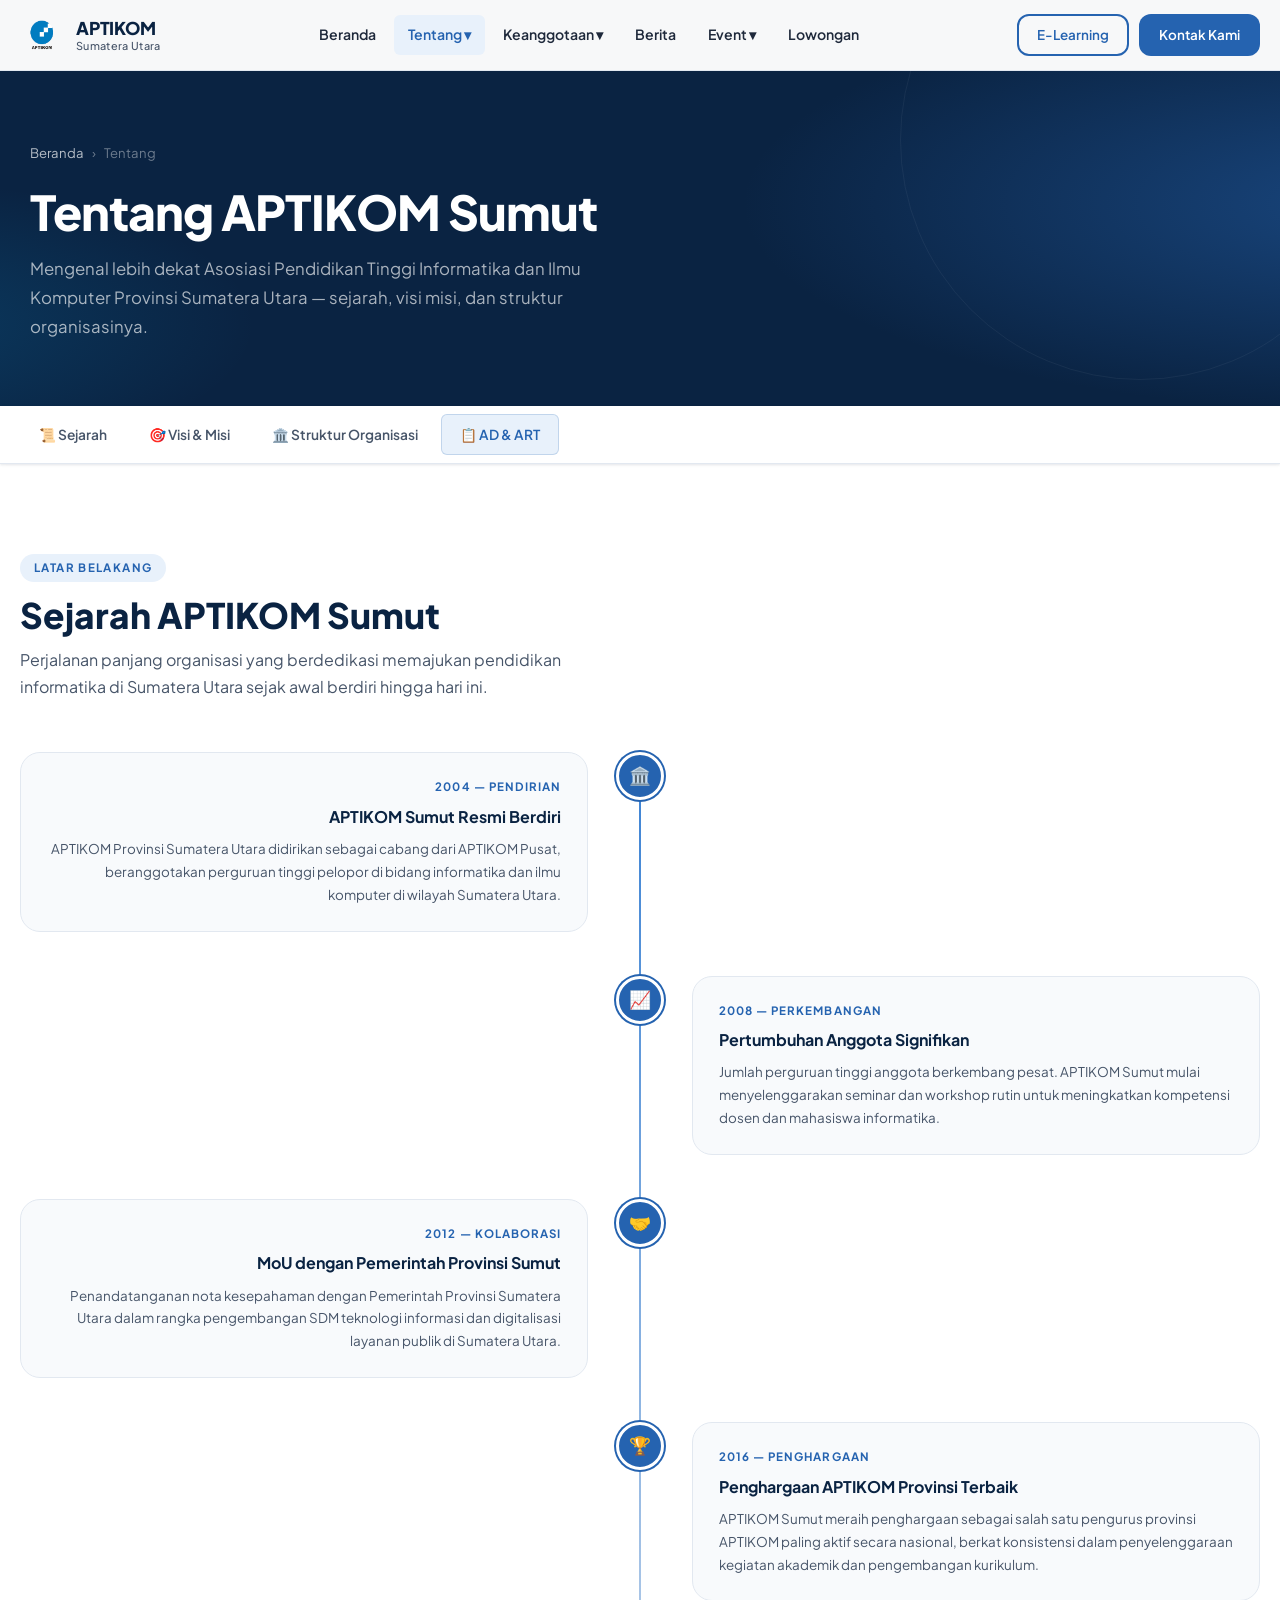
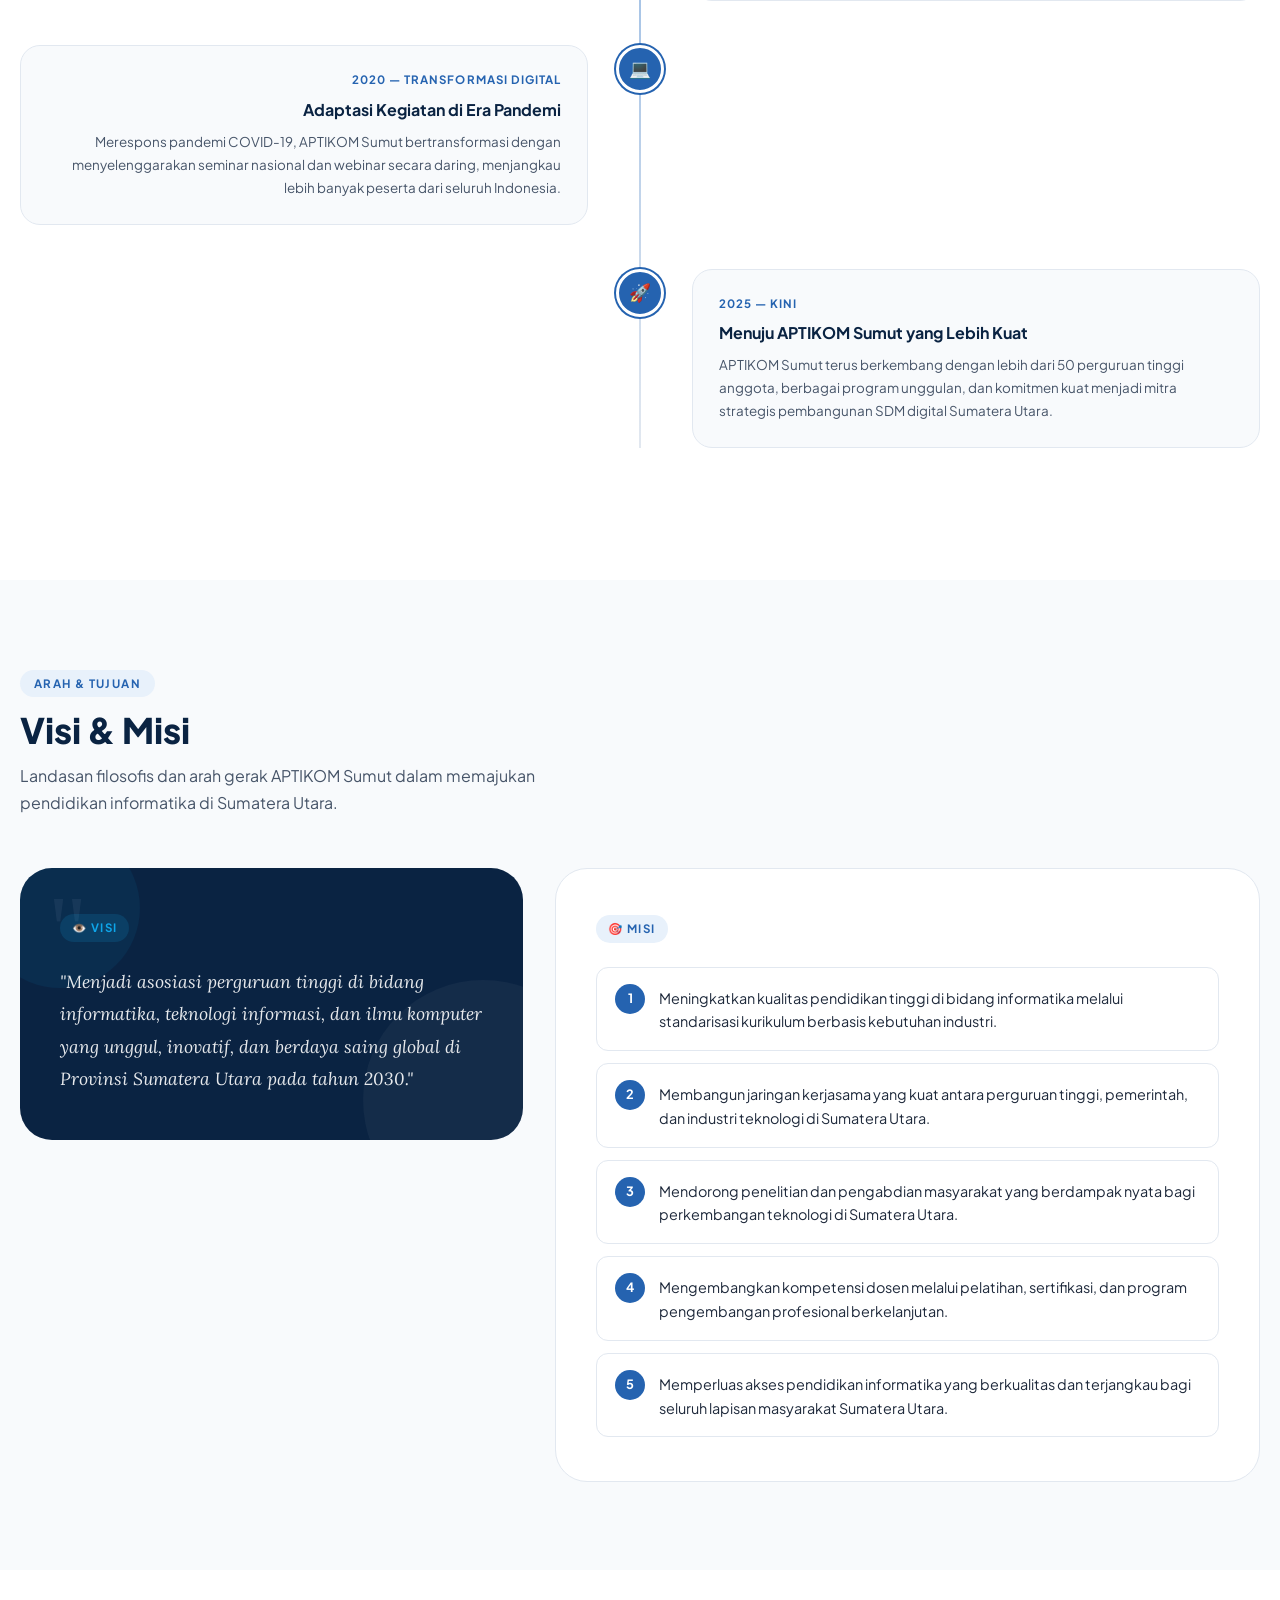
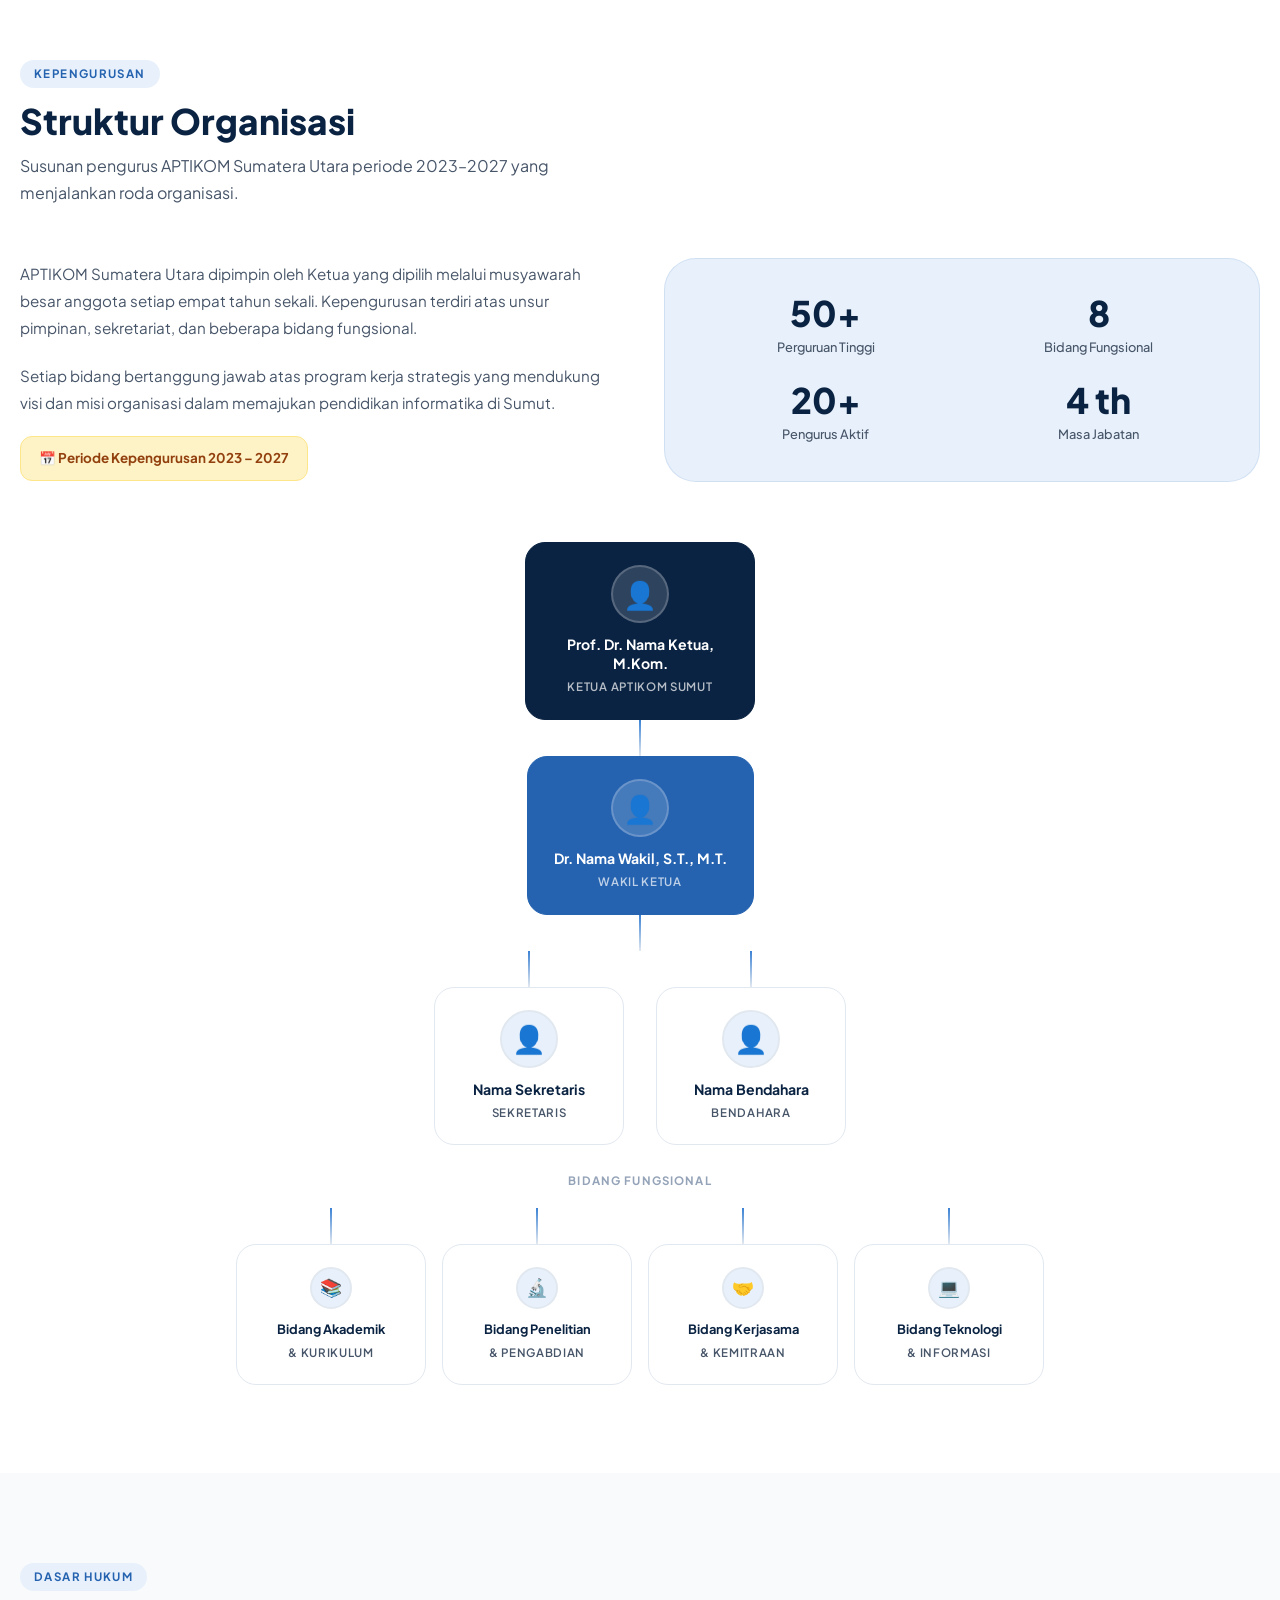
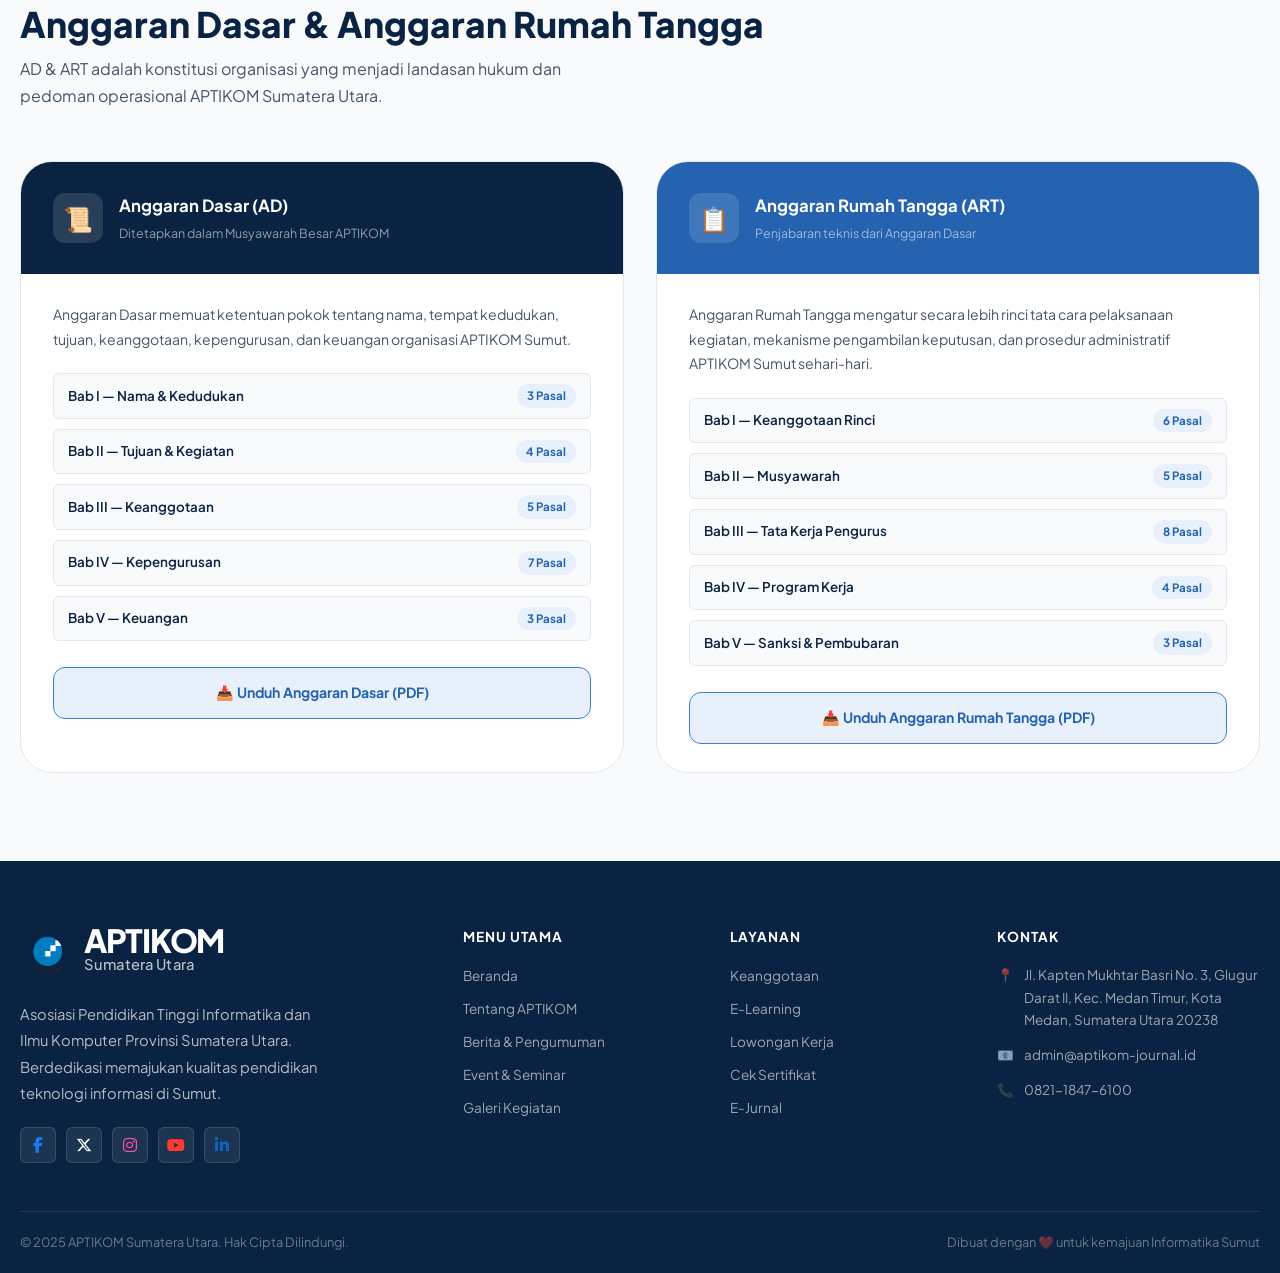
<file: tentang.html>
<!DOCTYPE html>
<html lang="id">
<head>
  <meta charset="UTF-8" />
  <meta name="viewport" content="width=device-width, initial-scale=1.0" />
  <meta name="description" content="Tentang APTIKOM Sumatera Utara — Sejarah, Visi & Misi, Struktur Organisasi, dan AD & ART." />
  <title>Tentang — APTIKOM Sumatera Utara</title>
  <link rel="stylesheet" href="css/style_global.css" />
  <link rel="stylesheet" href="css/style_tentang.css" />

<!-- Font Awesome -->
  <link rel="stylesheet"
  href="https://cdnjs.cloudflare.com/ajax/libs/font-awesome/6.5.2/css/all.min.css">

</head>
<body>

  <!-- ═══════════════════════════════════════
       NAVBAR
  ═══════════════════════════════════════ -->
  <nav class="navbar" id="navbar">
    <div class="container navbar-inner">

      <!-- Logo -->
      <a href="index.html" class="navbar-logo">
        <img src="img/aptikom.png" alt="Logo APTIKOM Sumut" onerror="this.style.display='none'" />
        <div class="navbar-logo-text">
          <span class="logo-main">APTIKOM</span>
          <span class="logo-sub">Sumatera Utara</span>
        </div>
      </a>

      <!-- Menu Utama -->
      <ul class="navbar-nav">
        <li class="nav-item">
          <a href="index.html" class="nav-link">Beranda</a>
        </li>
        <li class="nav-item">
          <a href="tentang.html" class="nav-link active">Tentang ▾</a>
          <div class="dropdown-menu">
            <a href="#sejarah">Sejarah</a>
            <a href="#visi-misi">Visi &amp; Misi</a>
            <a href="#struktur">Struktur Organisasi</a>
            <a href="#ad-art">AD &amp; ART</a>
          </div>
        </li>
        <li class="nav-item">
          <a href="keanggotaan.html" class="nav-link">Keanggotaan ▾</a>
          <div class="dropdown-menu">
            <a href="keanggotaan.html#cara-daftar">Cara Pendaftaran</a>
            <a href="keanggotaan.html#daftar">Daftar Sekarang</a>
            <a href="keanggotaan.html#anggota">Data Anggota</a>
          </div>
        </li>
        <li class="nav-item">
          <a href="berita.html" class="nav-link">Berita</a>
        </li>
        <li class="nav-item">
          <a href="event.html" class="nav-link">Event ▾</a>
          <div class="dropdown-menu">
            <a href="event.html#seminar">Seminar</a>
            <a href="event.html#workshop">Workshop</a>
            <a href="galeri.html">Arsip Kegiatan</a>
          </div>
        </li>
        <li class="nav-item">
          <a href="lowongan.html" class="nav-link">Lowongan</a>
        </li>

        <!-- Tombol CTA khusus mobile — tersembunyi di desktop via CSS -->
        <li class="navbar-mobile-cta">
          <a href="elearning.html" class="btn btn-outline">E-Learning</a>
          <a href="kontak.html" class="btn btn-primary">Kontak Kami</a>
        </li>
      </ul>

      <!-- CTA Buttons -->
      <div class="navbar-cta">
        <a href="elearning.html" class="btn btn-outline" style="padding:8px 18px;font-size:0.84rem;">E-Learning</a>
        <a href="kontak.html"    class="btn btn-primary" style="padding:8px 18px;font-size:0.84rem;">Kontak Kami</a>
      </div>

      <!-- Hamburger (mobile) -->
      <div class="navbar-toggle" id="navToggle" aria-label="Buka menu">
        <span></span><span></span><span></span>
      </div>

    </div>
  </nav>


  <!-- ═══════════════════════════════════════
       PAGE HERO
  ═══════════════════════════════════════ -->
  <div class="page-hero">
    <div class="container page-hero-content">
      <nav class="page-breadcrumb" aria-label="Breadcrumb">
        <a href="index.html">Beranda</a>
        <span>›</span>
        <span>Tentang</span>
      </nav>
      <h1 class="page-hero-title">Tentang APTIKOM Sumut</h1>
      <p class="page-hero-desc">
        Mengenal lebih dekat Asosiasi Pendidikan Tinggi Informatika dan Ilmu Komputer
        Provinsi Sumatera Utara — sejarah, visi misi, dan struktur organisasinya.
      </p>
    </div>
  </div>


  <!-- ═══════════════════════════════════════
       TAB NAVIGASI DALAM HALAMAN
  ═══════════════════════════════════════ -->
  <div class="page-tabs" role="navigation" aria-label="Navigasi Halaman Tentang">
    <div class="container">
      <div class="page-tabs-inner">
        <a href="#sejarah"   class="tab-link active" data-tab="sejarah">📜 Sejarah</a>
        <a href="#visi-misi" class="tab-link" data-tab="visi-misi">🎯 Visi &amp; Misi</a>
        <a href="#struktur"  class="tab-link" data-tab="struktur">🏛️ Struktur Organisasi</a>
        <a href="#ad-art"    class="tab-link" data-tab="ad-art">📋 AD &amp; ART</a>
      </div>
    </div>
  </div>


  <!-- ═══════════════════════════════════════
       SECTION: SEJARAH
  ═══════════════════════════════════════ -->
  <section id="sejarah">
    <div class="container">
      <span class="section-tag">Latar Belakang</span>
      <h2 class="section-title">Sejarah APTIKOM Sumut</h2>
      <p class="section-subtitle">
        Perjalanan panjang organisasi yang berdedikasi memajukan pendidikan informatika
        di Sumatera Utara sejak awal berdiri hingga hari ini.
      </p>

      <div class="timeline">

        <div class="timeline-item">
          <div class="timeline-content">
            <div class="timeline-year">2004 — Pendirian</div>
            <div class="timeline-event-title">APTIKOM Sumut Resmi Berdiri</div>
            <div class="timeline-event-desc">
              APTIKOM Provinsi Sumatera Utara didirikan sebagai cabang dari APTIKOM Pusat,
              beranggotakan perguruan tinggi pelopor di bidang informatika dan ilmu komputer
              di wilayah Sumatera Utara.
            </div>
          </div>
          <div class="timeline-dot">🏛️</div>
          <div class="timeline-empty"></div>
        </div>

        <div class="timeline-item">
          <div class="timeline-empty"></div>
          <div class="timeline-dot">📈</div>
          <div class="timeline-content">
            <div class="timeline-year">2008 — Perkembangan</div>
            <div class="timeline-event-title">Pertumbuhan Anggota Signifikan</div>
            <div class="timeline-event-desc">
              Jumlah perguruan tinggi anggota berkembang pesat. APTIKOM Sumut mulai
              menyelenggarakan seminar dan workshop rutin untuk meningkatkan kompetensi
              dosen dan mahasiswa informatika.
            </div>
          </div>
        </div>

        <div class="timeline-item">
          <div class="timeline-content">
            <div class="timeline-year">2012 — Kolaborasi</div>
            <div class="timeline-event-title">MoU dengan Pemerintah Provinsi Sumut</div>
            <div class="timeline-event-desc">
              Penandatanganan nota kesepahaman dengan Pemerintah Provinsi Sumatera Utara
              dalam rangka pengembangan SDM teknologi informasi dan digitalisasi layanan
              publik di Sumatera Utara.
            </div>
          </div>
          <div class="timeline-dot">🤝</div>
          <div class="timeline-empty"></div>
        </div>

        <div class="timeline-item">
          <div class="timeline-empty"></div>
          <div class="timeline-dot">🏆</div>
          <div class="timeline-content">
            <div class="timeline-year">2016 — Penghargaan</div>
            <div class="timeline-event-title">Penghargaan APTIKOM Provinsi Terbaik</div>
            <div class="timeline-event-desc">
              APTIKOM Sumut meraih penghargaan sebagai salah satu pengurus provinsi APTIKOM
              paling aktif secara nasional, berkat konsistensi dalam penyelenggaraan kegiatan
              akademik dan pengembangan kurikulum.
            </div>
          </div>
        </div>

        <div class="timeline-item">
          <div class="timeline-content">
            <div class="timeline-year">2020 — Transformasi Digital</div>
            <div class="timeline-event-title">Adaptasi Kegiatan di Era Pandemi</div>
            <div class="timeline-event-desc">
              Merespons pandemi COVID-19, APTIKOM Sumut bertransformasi dengan menyelenggarakan
              seminar nasional dan webinar secara daring, menjangkau lebih banyak peserta
              dari seluruh Indonesia.
            </div>
          </div>
          <div class="timeline-dot">💻</div>
          <div class="timeline-empty"></div>
        </div>

        <div class="timeline-item">
          <div class="timeline-empty"></div>
          <div class="timeline-dot">🚀</div>
          <div class="timeline-content">
            <div class="timeline-year">2025 — Kini</div>
            <div class="timeline-event-title">Menuju APTIKOM Sumut yang Lebih Kuat</div>
            <div class="timeline-event-desc">
              APTIKOM Sumut terus berkembang dengan lebih dari 50 perguruan tinggi anggota,
              berbagai program unggulan, dan komitmen kuat menjadi mitra strategis pembangunan
              SDM digital Sumatera Utara.
            </div>
          </div>
        </div>

      </div><!-- .timeline -->
    </div>
  </section>


  <!-- ═══════════════════════════════════════
       SECTION: VISI & MISI
  ═══════════════════════════════════════ -->
  <section id="visi-misi">
    <div class="container">
      <span class="section-tag">Arah &amp; Tujuan</span>
      <h2 class="section-title">Visi &amp; Misi</h2>
      <p class="section-subtitle">
        Landasan filosofis dan arah gerak APTIKOM Sumut dalam memajukan pendidikan
        informatika di Sumatera Utara.
      </p>

      <div class="visi-misi-grid">

        <!-- Visi -->
        <div class="visi-box">
          <span class="visi-quote-mark">"</span>
          <span class="visi-label">👁️ Visi</span>
          <p class="visi-text">
            "Menjadi asosiasi perguruan tinggi di bidang informatika, teknologi informasi,
            dan ilmu komputer yang unggul, inovatif, dan berdaya saing global di Provinsi
            Sumatera Utara pada tahun 2030."
          </p>
        </div>

        <!-- Misi -->
        <div class="misi-box">
          <span class="misi-label">🎯 Misi</span>
          <div class="misi-list">
            <div class="misi-item">
              <div class="misi-number">1</div>
              <div class="misi-text">Meningkatkan kualitas pendidikan tinggi di bidang informatika melalui standarisasi kurikulum berbasis kebutuhan industri.</div>
            </div>
            <div class="misi-item">
              <div class="misi-number">2</div>
              <div class="misi-text">Membangun jaringan kerjasama yang kuat antara perguruan tinggi, pemerintah, dan industri teknologi di Sumatera Utara.</div>
            </div>
            <div class="misi-item">
              <div class="misi-number">3</div>
              <div class="misi-text">Mendorong penelitian dan pengabdian masyarakat yang berdampak nyata bagi perkembangan teknologi di Sumatera Utara.</div>
            </div>
            <div class="misi-item">
              <div class="misi-number">4</div>
              <div class="misi-text">Mengembangkan kompetensi dosen melalui pelatihan, sertifikasi, dan program pengembangan profesional berkelanjutan.</div>
            </div>
            <div class="misi-item">
              <div class="misi-number">5</div>
              <div class="misi-text">Memperluas akses pendidikan informatika yang berkualitas dan terjangkau bagi seluruh lapisan masyarakat Sumatera Utara.</div>
            </div>
          </div>
        </div>

      </div><!-- .visi-misi-grid -->
    </div>
  </section>


  <!-- ═══════════════════════════════════════
       SECTION: STRUKTUR ORGANISASI
  ═══════════════════════════════════════ -->
  <section id="struktur">
    <div class="container">
      <span class="section-tag">Kepengurusan</span>
      <h2 class="section-title">Struktur Organisasi</h2>
      <p class="section-subtitle">Susunan pengurus APTIKOM Sumatera Utara periode 2023–2027 yang menjalankan roda organisasi.</p>

      <!-- Intro + Stats -->
      <div class="struktur-intro">
        <div class="struktur-intro-text">
          <p>
            APTIKOM Sumatera Utara dipimpin oleh Ketua yang dipilih melalui musyawarah besar
            anggota setiap empat tahun sekali. Kepengurusan terdiri atas unsur pimpinan,
            sekretariat, dan beberapa bidang fungsional.
          </p>
          <p>
            Setiap bidang bertanggung jawab atas program kerja strategis yang mendukung visi
            dan misi organisasi dalam memajukan pendidikan informatika di Sumut.
          </p>
          <span class="periode-badge">📅 Periode Kepengurusan 2023 – 2027</span>
        </div>

        <div class="struktur-stats">
          <div class="struktur-stat-item">
            <div class="struktur-stat-value">50+</div>
            <div class="struktur-stat-label">Perguruan Tinggi</div>
          </div>
          <div class="struktur-stat-item">
            <div class="struktur-stat-value">8</div>
            <div class="struktur-stat-label">Bidang Fungsional</div>
          </div>
          <div class="struktur-stat-item">
            <div class="struktur-stat-value">20+</div>
            <div class="struktur-stat-label">Pengurus Aktif</div>
          </div>
          <div class="struktur-stat-item">
            <div class="struktur-stat-value">4 th</div>
            <div class="struktur-stat-label">Masa Jabatan</div>
          </div>
        </div>
      </div>

      <!-- Bagan Org -->
      <div class="org-chart">

        <!-- Ketua -->
        <div class="org-level">
          <div class="org-card ketua">
            <div class="org-avatar">👤</div>
            <div class="org-name">Prof. Dr. Nama Ketua, M.Kom.</div>
            <div class="org-jabatan">Ketua APTIKOM Sumut</div>
          </div>
        </div>
        <div class="org-connector-down"></div>

        <!-- Wakil Ketua -->
        <div class="org-level">
          <div class="org-card wakil">
            <div class="org-avatar">👤</div>
            <div class="org-name">Dr. Nama Wakil, S.T., M.T.</div>
            <div class="org-jabatan">Wakil Ketua</div>
          </div>
        </div>
        <div class="org-connector-down"></div>

        <!-- Sekretaris & Bendahara -->
        <div class="org-row-mid">
          <div class="org-branch">
            <div class="org-branch-line"></div>
            <div class="org-card">
              <div class="org-avatar">👤</div>
              <div class="org-name">Nama Sekretaris</div>
              <div class="org-jabatan">Sekretaris</div>
            </div>
          </div>
          <div class="org-branch">
            <div class="org-branch-line"></div>
            <div class="org-card">
              <div class="org-avatar">👤</div>
              <div class="org-name">Nama Bendahara</div>
              <div class="org-jabatan">Bendahara</div>
            </div>
          </div>
        </div>

        <!-- Label Bidang -->
        <div class="bidang-section-label">
          <span>Bidang Fungsional</span>
        </div>

        <!-- Bidang-bidang -->
        <div class="org-row-bottom">
          <div class="org-branch">
            <div class="org-branch-line"></div>
            <div class="org-card">
              <div class="org-avatar" style="background:var(--blue-pale);font-size:1.1rem;width:42px;height:42px;">📚</div>
              <div class="org-name" style="font-size:0.8rem;">Bidang Akademik</div>
              <div class="org-jabatan">&amp; Kurikulum</div>
            </div>
          </div>
          <div class="org-branch">
            <div class="org-branch-line"></div>
            <div class="org-card">
              <div class="org-avatar" style="background:var(--blue-pale);font-size:1.1rem;width:42px;height:42px;">🔬</div>
              <div class="org-name" style="font-size:0.8rem;">Bidang Penelitian</div>
              <div class="org-jabatan">&amp; Pengabdian</div>
            </div>
          </div>
          <div class="org-branch">
            <div class="org-branch-line"></div>
            <div class="org-card">
              <div class="org-avatar" style="background:var(--blue-pale);font-size:1.1rem;width:42px;height:42px;">🤝</div>
              <div class="org-name" style="font-size:0.8rem;">Bidang Kerjasama</div>
              <div class="org-jabatan">&amp; Kemitraan</div>
            </div>
          </div>
          <div class="org-branch">
            <div class="org-branch-line"></div>
            <div class="org-card">
              <div class="org-avatar" style="background:var(--blue-pale);font-size:1.1rem;width:42px;height:42px;">💻</div>
              <div class="org-name" style="font-size:0.8rem;">Bidang Teknologi</div>
              <div class="org-jabatan">&amp; Informasi</div>
            </div>
          </div>
        </div>

      </div><!-- .org-chart -->
    </div>
  </section>


  <!-- ═══════════════════════════════════════
       SECTION: AD & ART
  ═══════════════════════════════════════ -->
  <section id="ad-art">
    <div class="container">
      <span class="section-tag">Dasar Hukum</span>
      <h2 class="section-title">Anggaran Dasar &amp; Anggaran Rumah Tangga</h2>
      <p class="section-subtitle">
        AD &amp; ART adalah konstitusi organisasi yang menjadi landasan hukum dan pedoman
        operasional APTIKOM Sumatera Utara.
      </p>

      <div class="adart-grid">

        <!-- AD -->
        <div class="adart-card">
          <div class="adart-card-header">
            <div class="adart-icon">📜</div>
            <div>
              <div class="adart-card-title">Anggaran Dasar (AD)</div>
              <div class="adart-card-sub">Ditetapkan dalam Musyawarah Besar APTIKOM</div>
            </div>
          </div>
          <div class="adart-card-body">
            <p class="adart-card-desc">
              Anggaran Dasar memuat ketentuan pokok tentang nama, tempat kedudukan, tujuan,
              keanggotaan, kepengurusan, dan keuangan organisasi APTIKOM Sumut.
            </p>
            <div class="adart-bab-list">
              <div class="adart-bab-item">
                <span class="adart-bab-label">Bab I — Nama &amp; Kedudukan</span>
                <span class="adart-bab-count">3 Pasal</span>
              </div>
              <div class="adart-bab-item">
                <span class="adart-bab-label">Bab II — Tujuan &amp; Kegiatan</span>
                <span class="adart-bab-count">4 Pasal</span>
              </div>
              <div class="adart-bab-item">
                <span class="adart-bab-label">Bab III — Keanggotaan</span>
                <span class="adart-bab-count">5 Pasal</span>
              </div>
              <div class="adart-bab-item">
                <span class="adart-bab-label">Bab IV — Kepengurusan</span>
                <span class="adart-bab-count">7 Pasal</span>
              </div>
              <div class="adart-bab-item">
                <span class="adart-bab-label">Bab V — Keuangan</span>
                <span class="adart-bab-count">3 Pasal</span>
              </div>
            </div>
            <!-- Ganti href dengan path file PDF AD yang asli -->
            <a href="#" class="btn-download">📥 Unduh Anggaran Dasar (PDF)</a>
          </div>
        </div>

        <!-- ART -->
        <div class="adart-card">
          <div class="adart-card-header alt">
            <div class="adart-icon">📋</div>
            <div>
              <div class="adart-card-title">Anggaran Rumah Tangga (ART)</div>
              <div class="adart-card-sub">Penjabaran teknis dari Anggaran Dasar</div>
            </div>
          </div>
          <div class="adart-card-body">
            <p class="adart-card-desc">
              Anggaran Rumah Tangga mengatur secara lebih rinci tata cara pelaksanaan kegiatan,
              mekanisme pengambilan keputusan, dan prosedur administratif APTIKOM Sumut sehari-hari.
            </p>
            <div class="adart-bab-list">
              <div class="adart-bab-item">
                <span class="adart-bab-label">Bab I — Keanggotaan Rinci</span>
                <span class="adart-bab-count">6 Pasal</span>
              </div>
              <div class="adart-bab-item">
                <span class="adart-bab-label">Bab II — Musyawarah</span>
                <span class="adart-bab-count">5 Pasal</span>
              </div>
              <div class="adart-bab-item">
                <span class="adart-bab-label">Bab III — Tata Kerja Pengurus</span>
                <span class="adart-bab-count">8 Pasal</span>
              </div>
              <div class="adart-bab-item">
                <span class="adart-bab-label">Bab IV — Program Kerja</span>
                <span class="adart-bab-count">4 Pasal</span>
              </div>
              <div class="adart-bab-item">
                <span class="adart-bab-label">Bab V — Sanksi &amp; Pembubaran</span>
                <span class="adart-bab-count">3 Pasal</span>
              </div>
            </div>
            <!-- Ganti href dengan path file PDF ART yang asli -->
            <a href="#" class="btn-download">📥 Unduh Anggaran Rumah Tangga (PDF)</a>
          </div>
        </div>

      </div><!-- .adart-grid -->
    </div>
  </section>


  <!-- ═══════════════════════════════════════
       FOOTER
  ═══════════════════════════════════════ -->
  <footer class="footer">
    <div class="container">
      <div class="footer-grid">

        <!-- Brand -->
        <div class="footer-brand">
          <div class="footer-logo">
            <img src="img/aptikom.png" alt="Logo APTIKOM Sumut"
                 onerror="this.style.display='none'" />
            <div class="footer-logo-text">
              <span class="footer-logo-main">APTIKOM</span>
              <span class="footer-logo-sub">Sumatera Utara</span>
            </div>
          </div>
          <p class="footer-desc">
            Asosiasi Pendidikan Tinggi Informatika dan Ilmu Komputer Provinsi Sumatera Utara.
            Berdedikasi memajukan kualitas pendidikan teknologi informasi di Sumut.
          </p>
          <div class="footer-social">
              <a href="#" class="social-link facebook" title="Facebook">
    <i class="fa-brands fa-facebook-f"></i>
  </a>

  <a href="#" class="social-link twitter" title="Twitter/X">
    <i class="fa-brands fa-x-twitter"></i>
  </a>

  <a href="https://www.instagram.com/aptikom.sumut/"
     class="social-link instagram"
     title="Instagram"
     target="_blank">
    <i class="fa-brands fa-instagram"></i>
  </a>

  <a href="https://www.youtube.com/@aptikomtv5281"
     class="social-link youtube"
     title="YouTube"
     target="_blank">
    <i class="fa-brands fa-youtube"></i>
  </a>

  <a href="#" class="social-link linkedin" title="LinkedIn">
    <i class="fa-brands fa-linkedin-in"></i>
  </a>

</div>
        </div>

        <!-- Menu -->
        <div>
          <div class="footer-col-title">Menu Utama</div>
          <div class="footer-links">
            <a href="index.html">Beranda</a>
            <a href="tentang.html">Tentang APTIKOM</a>
            <a href="berita.html">Berita &amp; Pengumuman</a>
            <a href="event.html">Event &amp; Seminar</a>
            <a href="galeri.html">Galeri Kegiatan</a>
          </div>
        </div>

        <!-- Layanan -->
        <div>
          <div class="footer-col-title">Layanan</div>
          <div class="footer-links">
            <a href="keanggotaan.html">Keanggotaan</a>
            <a href="elearning.html">E-Learning</a>
            <a href="lowongan.html">Lowongan Kerja</a>
            <a href="#">Cek Sertifikat</a>
            <a href="#">E-Jurnal</a>
          </div>
        </div>

        <!-- Kontak -->
        <div>
          <div class="footer-col-title">Kontak</div>
          <div class="footer-contact-item">
            <span class="icon">📍</span>
            <span>Jl. Kapten Mukhtar Basri No. 3, Glugur Darat II, Kec. Medan Timur, Kota Medan, Sumatera Utara 20238</span>
          </div>
          <div class="footer-contact-item">
            <span class="icon">📧</span>
            <span>admin@aptikom-journal.id</span>
          </div>
          <div class="footer-contact-item">
            <span class="icon">📞</span>
            <span>0821-1847-6100</span>
          </div>
        </div>

      </div>

      <!-- Bottom Bar -->
      <div class="footer-bottom">
        <span>© 2025 APTIKOM Sumatera Utara. Hak Cipta Dilindungi.</span>
        <span>Dibuat dengan ❤️ untuk kemajuan Informatika Sumut</span>
      </div>
    </div>
  </footer>


  <!-- ═══════════════════════════════════════
       SCRIPTS
  ═══════════════════════════════════════ -->
  <script>
    // ── Navbar shadow saat scroll ──
    const navbar = document.getElementById('navbar');
    window.addEventListener('scroll', () => {
      navbar.classList.toggle('scrolled', window.scrollY > 20);
    });

    // ── Deteksi mobile ──
    const isMobile = () => window.innerWidth <= 768;

    // ── Dropdown: hover (desktop) + klik (mobile) ──
    const HIDE_DELAY = 300;
    document.querySelectorAll('.nav-item').forEach(item => {
      const menu = item.querySelector('.dropdown-menu');
      if (!menu) return;
      let hideTimer = null;
      const showMenu  = () => { clearTimeout(hideTimer); menu.classList.add('is-open'); };
      const hideMenu  = () => { menu.classList.remove('is-open'); };
      const schedHide = () => { hideTimer = setTimeout(hideMenu, HIDE_DELAY); };

      item.addEventListener('mouseenter', () => { if (!isMobile()) showMenu(); });
      item.addEventListener('mouseleave', () => { if (!isMobile()) schedHide(); });
      menu.addEventListener('mouseenter', () => { if (!isMobile()) showMenu(); });
      menu.addEventListener('mouseleave', () => { if (!isMobile()) schedHide(); });

      const navLink = item.querySelector('.nav-link');
      if (navLink) {
        navLink.addEventListener('click', (e) => {
          if (!isMobile()) return;
          e.preventDefault();
          const wasOpen = menu.classList.contains('is-open');
          document.querySelectorAll('.dropdown-menu.is-open')
                  .forEach(m => m.classList.remove('is-open'));
          if (!wasOpen) menu.classList.add('is-open');
        });
      }
    });

    // ── Mobile toggle (hamburger) ──
    const navToggle = document.getElementById('navToggle');
    const navbarNav = document.querySelector('.navbar-nav');

    function openMobileMenu() {
      navbarNav.classList.add('mobile-open');
      navToggle.classList.add('is-active');
      navToggle.setAttribute('aria-label', 'Tutup menu');
    }
    function closeMobileMenu() {
      navbarNav.classList.remove('mobile-open');
      navToggle.classList.remove('is-active');
      navToggle.setAttribute('aria-label', 'Buka menu');
      document.querySelectorAll('.dropdown-menu.is-open')
              .forEach(m => m.classList.remove('is-open'));
    }

    navToggle.addEventListener('click', () => {
      navbarNav.classList.contains('mobile-open') ? closeMobileMenu() : openMobileMenu();
    });
    document.addEventListener('click', (e) => {
      if (!navbar.contains(e.target)) closeMobileMenu();
    });
    window.addEventListener('resize', () => {
      if (window.innerWidth > 768) closeMobileMenu();
    });

    // ── Tab aktif otomatis saat scroll ──
    const tabLinks = document.querySelectorAll('.tab-link');
    const sections = ['sejarah', 'visi-misi', 'struktur', 'ad-art']
      .map(id => document.getElementById(id));

    const tabObserver = new IntersectionObserver(entries => {
      entries.forEach(entry => {
        if (entry.isIntersecting) {
          tabLinks.forEach(link => {
            link.classList.toggle('active', link.dataset.tab === entry.target.id);
          });
        }
      });
    }, { rootMargin: '-140px 0px -50% 0px', threshold: 0 });

    sections.forEach(sec => { if (sec) tabObserver.observe(sec); });
  </script>

</body>
</html>
</file>
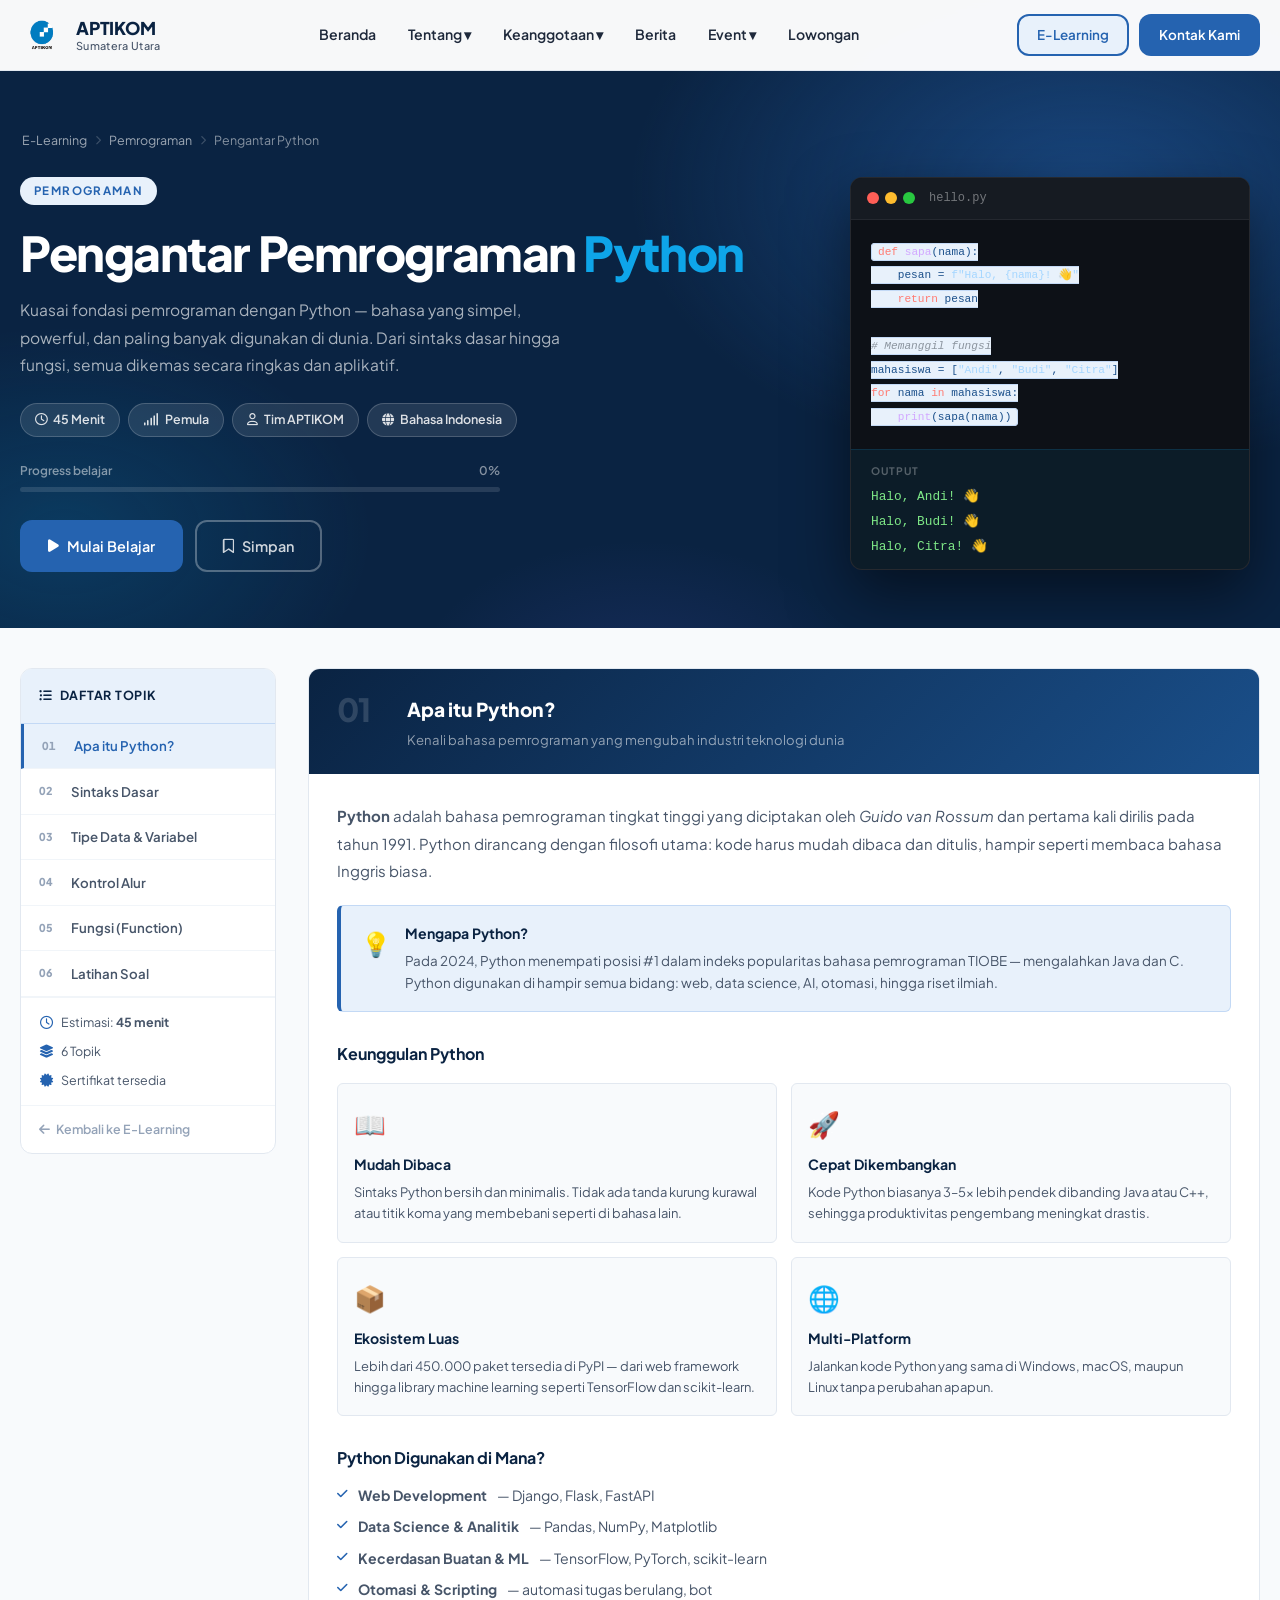
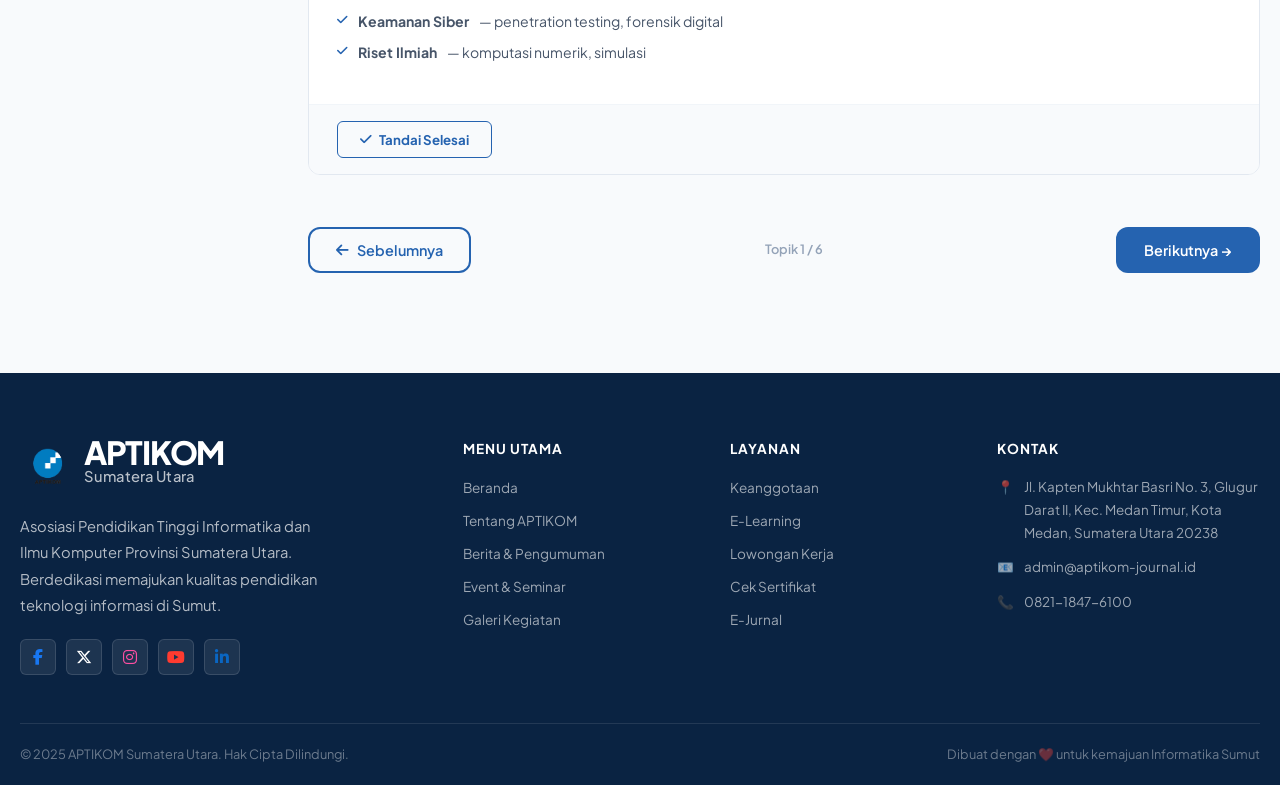
<file: elearning/pengantar-pemrograman-python.html>
<!DOCTYPE html>
<html lang="id">
<head>
  <meta charset="UTF-8" />
  <meta name="viewport" content="width=device-width, initial-scale=1.0" />
  <meta name="description" content="Pengantar Pemrograman Python — E-Learning APTIKOM Sumatera Utara. Pelajari dasar Python: sintaks, tipe data, kontrol alur, dan fungsi." />
  <title>Pengantar Pemrograman Python — E-Learning APTIKOM Sumut</title>

  <link rel="stylesheet" href="../css/style_global.css" />
  <link rel="stylesheet" href="css/style_pengantar-pemrograman-python.css" />
  <link rel="stylesheet"
        href="https://cdnjs.cloudflare.com/ajax/libs/font-awesome/6.5.2/css/all.min.css" />
</head>
<body>

  <!-- ══════════════════════════════════════
       NAVBAR
  ══════════════════════════════════════ -->
  <nav class="navbar" id="navbar">
    <div class="container navbar-inner">

      <a href="../index.html" class="navbar-logo">
        <img src="../img/aptikom.png" alt="Logo APTIKOM Sumut"
             onerror="this.style.display='none'" />
        <div class="navbar-logo-text">
          <span class="logo-main">APTIKOM</span>
          <span class="logo-sub">Sumatera Utara</span>
        </div>
      </a>

      <ul class="navbar-nav">
        <li class="nav-item">
          <a href="../index.html" class="nav-link">Beranda</a>
        </li>
        <li class="nav-item">
          <a href="../tentang.html" class="nav-link">Tentang ▾</a>
          <div class="dropdown-menu">
            <a href="../tentang.html#sejarah">Sejarah</a>
            <a href="../tentang.html#visi-misi">Visi &amp; Misi</a>
            <a href="../tentang.html#struktur">Struktur Organisasi</a>
            <a href="../tentang.html#ad-art">AD &amp; ART</a>
          </div>
        </li>
        <li class="nav-item">
          <a href="../keanggotaan.html" class="nav-link">Keanggotaan ▾</a>
          <div class="dropdown-menu">
            <a href="../keanggotaan.html#cara-daftar">Cara Pendaftaran</a>
            <a href="../keanggotaan.html#daftar">Daftar Sekarang</a>
            <a href="../keanggotaan.html#anggota">Data Anggota</a>
          </div>
        </li>
        <li class="nav-item">
          <a href="../berita.html" class="nav-link">Berita</a>
        </li>
        <li class="nav-item">
          <a href="../event.html" class="nav-link">Event ▾</a>
          <div class="dropdown-menu">
            <a href="../event.html#seminar">Seminar</a>
            <a href="../event.html#workshop">Workshop</a>
            <a href="../galeri.html">Arsip Kegiatan</a>
          </div>
        </li>
        <li class="nav-item">
          <a href="../lowongan.html" class="nav-link">Lowongan</a>
        </li>
      </ul>

      <div class="navbar-cta">
        <a href="../elearning.html" class="btn btn-outline active-cta"
           style="padding:8px 18px; font-size:0.84rem;">E-Learning</a>
        <a href="../kontak.html" class="btn btn-primary"
           style="padding:8px 18px; font-size:0.84rem;">Kontak Kami</a>
      </div>

      <div class="navbar-toggle" id="navToggle" aria-label="Buka menu">
        <span></span><span></span><span></span>
      </div>
    </div>
  </nav>


  <!-- ══════════════════════════════════════
       HERO / COURSE HEADER
  ══════════════════════════════════════ -->
  <div class="py-hero">
    <div class="py-hero-bg"></div>
    <div class="container">

      <!-- Breadcrumb -->
      <nav class="py-breadcrumb">
        <a href="../elearning.html"><i class="fa-solid fa-house-blank"></i> E-Learning</a>
        <span class="py-bc-sep"><i class="fa-solid fa-chevron-right"></i></span>
        <a href="../elearning.html?filter=pemrograman">Pemrograman</a>
        <span class="py-bc-sep"><i class="fa-solid fa-chevron-right"></i></span>
        <span>Pengantar Python</span>
      </nav>

      <div class="py-hero-grid">
        <!-- Kiri: Info kursus -->
        <div class="py-hero-info">
          <span class="section-tag">Pemrograman</span>
          <h1 class="py-hero-title">Pengantar Pemrograman <span>Python</span></h1>
          <p class="py-hero-desc">
            Kuasai fondasi pemrograman dengan Python — bahasa yang simpel, powerful, dan paling banyak digunakan di dunia. Dari sintaks dasar hingga fungsi, semua dikemas secara ringkas dan aplikatif.
          </p>

          <!-- Meta badges -->
          <div class="py-meta-row">
            <span class="py-meta-badge">
              <i class="fa-regular fa-clock"></i> 45 Menit
            </span>
            <span class="py-meta-badge">
              <i class="fa-solid fa-signal"></i> Pemula
            </span>
            <span class="py-meta-badge">
              <i class="fa-regular fa-user"></i> Tim APTIKOM
            </span>
            <span class="py-meta-badge">
              <i class="fa-solid fa-globe"></i> Bahasa Indonesia
            </span>
          </div>

          <!-- Progress -->
          <div class="py-progress-wrap">
            <div class="py-progress-label">
              <span>Progress belajar</span>
              <span id="progressPct">0%</span>
            </div>
            <div class="py-progress-bar">
              <div class="py-progress-fill" id="progressFill"></div>
            </div>
          </div>

          <div class="py-hero-actions">
            <a href="#materi" class="btn btn-primary py-start-btn" id="startBtn">
              <i class="fa-solid fa-play"></i> Mulai Belajar
            </a>
            <button class="btn btn-outline py-bookmark-btn" id="bookmarkBtn">
              <i class="fa-regular fa-bookmark"></i> Simpan
            </button>
          </div>
        </div>

        <!-- Kanan: Ilustrasi -->
        <div class="py-hero-visual">
          <div class="py-code-card">
            <div class="py-code-card-header">
              <span class="py-dot red"></span>
              <span class="py-dot yellow"></span>
              <span class="py-dot green"></span>
              <span class="py-code-filename">hello.py</span>
            </div>
            <pre class="py-code-block"><code><span class="c-kw">def</span> <span class="c-fn">sapa</span>(nama):
    pesan = <span class="c-str">f"Halo, {nama}! 👋"</span>
    <span class="c-kw">return</span> pesan

<span class="c-cmt"># Memanggil fungsi</span>
mahasiswa = [<span class="c-str">"Andi"</span>, <span class="c-str">"Budi"</span>, <span class="c-str">"Citra"</span>]
<span class="c-kw">for</span> nama <span class="c-kw">in</span> mahasiswa:
    <span class="c-fn">print</span>(sapa(nama))</code></pre>
            <div class="py-code-output">
              <span class="py-output-label">Output</span>
              <span>Halo, Andi! 👋</span>
              <span>Halo, Budi! 👋</span>
              <span>Halo, Citra! 👋</span>
            </div>
          </div>
        </div>
      </div>
    </div>
  </div>


  <!-- ══════════════════════════════════════
       SIDEBAR + KONTEN UTAMA
  ══════════════════════════════════════ -->
  <div class="py-layout" id="materi">
    <div class="container py-layout-inner">

      <!-- ── SIDEBAR Daftar Topik ── -->
      <aside class="py-sidebar" id="sidebar">
        <div class="py-sidebar-header">
          <i class="fa-solid fa-list-ul"></i> Daftar Topik
        </div>
        <nav class="py-topic-nav">
          <a href="#topik-1" class="py-topic-link active" data-section="topik-1">
            <span class="py-topic-num">01</span>
            <span class="py-topic-title">Apa itu Python?</span>
            <i class="fa-solid fa-circle-check py-topic-check" style="display:none"></i>
          </a>
          <a href="#topik-2" class="py-topic-link" data-section="topik-2">
            <span class="py-topic-num">02</span>
            <span class="py-topic-title">Sintaks Dasar</span>
            <i class="fa-solid fa-circle-check py-topic-check" style="display:none"></i>
          </a>
          <a href="#topik-3" class="py-topic-link" data-section="topik-3">
            <span class="py-topic-num">03</span>
            <span class="py-topic-title">Tipe Data &amp; Variabel</span>
            <i class="fa-solid fa-circle-check py-topic-check" style="display:none"></i>
          </a>
          <a href="#topik-4" class="py-topic-link" data-section="topik-4">
            <span class="py-topic-num">04</span>
            <span class="py-topic-title">Kontrol Alur</span>
            <i class="fa-solid fa-circle-check py-topic-check" style="display:none"></i>
          </a>
          <a href="#topik-5" class="py-topic-link" data-section="topik-5">
            <span class="py-topic-num">05</span>
            <span class="py-topic-title">Fungsi (Function)</span>
            <i class="fa-solid fa-circle-check py-topic-check" style="display:none"></i>
          </a>
          <a href="#topik-6" class="py-topic-link" data-section="topik-6">
            <span class="py-topic-num">06</span>
            <span class="py-topic-title">Latihan Soal</span>
            <i class="fa-solid fa-circle-check py-topic-check" style="display:none"></i>
          </a>
        </nav>

        <div class="py-sidebar-info">
          <div class="py-sinfo-item">
            <i class="fa-regular fa-clock"></i>
            <span>Estimasi: <strong>45 menit</strong></span>
          </div>
          <div class="py-sinfo-item">
            <i class="fa-solid fa-layer-group"></i>
            <span>6 Topik</span>
          </div>
          <div class="py-sinfo-item">
            <i class="fa-solid fa-certificate"></i>
            <span>Sertifikat tersedia</span>
          </div>
        </div>

        <a href="../elearning.html" class="py-back-link">
          <i class="fa-solid fa-arrow-left"></i> Kembali ke E-Learning
        </a>
      </aside>


      <!-- ── KONTEN MATERI ── -->
      <main class="py-content">

        <!-- ─────── TOPIK 1 ─────── -->
        <section class="py-section" id="topik-1">
          <div class="py-section-header">
            <span class="py-section-num">01</span>
            <div>
              <h2 class="py-section-title">Apa itu Python?</h2>
              <p class="py-section-sub">Kenali bahasa pemrograman yang mengubah industri teknologi dunia</p>
            </div>
          </div>

          <div class="py-section-body">
            <p>
              <strong>Python</strong> adalah bahasa pemrograman tingkat tinggi yang diciptakan oleh <em>Guido van Rossum</em> dan pertama kali dirilis pada tahun 1991. Python dirancang dengan filosofi utama: kode harus mudah dibaca dan ditulis, hampir seperti membaca bahasa Inggris biasa.
            </p>

            <div class="py-infobox">
              <div class="py-infobox-icon">💡</div>
              <div>
                <strong>Mengapa Python?</strong>
                <p>Pada 2024, Python menempati posisi #1 dalam indeks popularitas bahasa pemrograman TIOBE — mengalahkan Java dan C. Python digunakan di hampir semua bidang: web, data science, AI, otomasi, hingga riset ilmiah.</p>
              </div>
            </div>

            <h3>Keunggulan Python</h3>
            <div class="py-feature-grid">
              <div class="py-feature-card">
                <span class="py-feature-icon">📖</span>
                <h4>Mudah Dibaca</h4>
                <p>Sintaks Python bersih dan minimalis. Tidak ada tanda kurung kurawal atau titik koma yang membebani seperti di bahasa lain.</p>
              </div>
              <div class="py-feature-card">
                <span class="py-feature-icon">🚀</span>
                <h4>Cepat Dikembangkan</h4>
                <p>Kode Python biasanya 3–5× lebih pendek dibanding Java atau C++, sehingga produktivitas pengembang meningkat drastis.</p>
              </div>
              <div class="py-feature-card">
                <span class="py-feature-icon">📦</span>
                <h4>Ekosistem Luas</h4>
                <p>Lebih dari 450.000 paket tersedia di PyPI — dari web framework hingga library machine learning seperti TensorFlow dan scikit-learn.</p>
              </div>
              <div class="py-feature-card">
                <span class="py-feature-icon">🌐</span>
                <h4>Multi-Platform</h4>
                <p>Jalankan kode Python yang sama di Windows, macOS, maupun Linux tanpa perubahan apapun.</p>
              </div>
            </div>

            <h3>Python Digunakan di Mana?</h3>
            <ul class="py-list">
              <li><i class="fa-solid fa-check"></i> <strong>Web Development</strong> — Django, Flask, FastAPI</li>
              <li><i class="fa-solid fa-check"></i> <strong>Data Science &amp; Analitik</strong> — Pandas, NumPy, Matplotlib</li>
              <li><i class="fa-solid fa-check"></i> <strong>Kecerdasan Buatan &amp; ML</strong> — TensorFlow, PyTorch, scikit-learn</li>
              <li><i class="fa-solid fa-check"></i> <strong>Otomasi &amp; Scripting</strong> — automasi tugas berulang, bot</li>
              <li><i class="fa-solid fa-check"></i> <strong>Keamanan Siber</strong> — penetration testing, forensik digital</li>
              <li><i class="fa-solid fa-check"></i> <strong>Riset Ilmiah</strong> — komputasi numerik, simulasi</li>
            </ul>
          </div>

          <div class="py-section-done">
            <button class="py-done-btn" data-section="topik-1">
              <i class="fa-solid fa-check"></i> Tandai Selesai
            </button>
          </div>
        </section>


        <!-- ─────── TOPIK 2 ─────── -->
        <section class="py-section" id="topik-2">
          <div class="py-section-header">
            <span class="py-section-num">02</span>
            <div>
              <h2 class="py-section-title">Sintaks Dasar Python</h2>
              <p class="py-section-sub">Blok bangunan pertama yang harus kamu kuasai</p>
            </div>
          </div>

          <div class="py-section-body">
            <p>
              Berbeda dengan bahasa seperti Java atau C++, Python tidak menggunakan tanda kurung kurawal <code>{}</code> untuk menentukan blok kode. Sebagai gantinya, Python menggunakan <strong>indentasi</strong> (spasi/tab) yang konsisten.
            </p>

            <h3>Hello, World!</h3>
            <p>Program pertama yang selalu ditulis saat belajar bahasa baru:</p>

            <div class="py-code-wrap">
              <div class="py-code-topbar">
                <span class="py-code-lang">Python</span>
                <button class="py-copy-btn" data-target="code-helloworld">
                  <i class="fa-regular fa-copy"></i> Salin
                </button>
              </div>
              <pre class="py-code" id="code-helloworld"><code><span class="c-cmt"># Ini adalah komentar — diabaikan oleh Python</span>
<span class="c-fn">print</span>(<span class="c-str">"Hello, World!"</span>)
<span class="c-fn">print</span>(<span class="c-str">"Selamat datang di Python!"</span>)</code></pre>
            </div>

            <h3>Komentar</h3>
            <p>Komentar diawali dengan tanda <code>#</code> dan tidak akan dieksekusi:</p>

            <div class="py-code-wrap">
              <div class="py-code-topbar">
                <span class="py-code-lang">Python</span>
                <button class="py-copy-btn" data-target="code-komentar">
                  <i class="fa-regular fa-copy"></i> Salin
                </button>
              </div>
              <pre class="py-code" id="code-komentar"><code><span class="c-cmt"># Komentar satu baris</span>

<span class="c-str">"""
Ini adalah komentar
multi-baris menggunakan
triple quotes
"""</span>

nama = <span class="c-str">"APTIKOM"</span>  <span class="c-cmt"># komentar di akhir baris juga bisa</span></code></pre>
            </div>

            <h3>Input dari Pengguna</h3>
            <div class="py-code-wrap">
              <div class="py-code-topbar">
                <span class="py-code-lang">Python</span>
                <button class="py-copy-btn" data-target="code-input">
                  <i class="fa-regular fa-copy"></i> Salin
                </button>
              </div>
              <pre class="py-code" id="code-input"><code>nama = <span class="c-fn">input</span>(<span class="c-str">"Masukkan namamu: "</span>)
<span class="c-fn">print</span>(<span class="c-str">f"Halo, {nama}! Selamat belajar Python."</span>)</code></pre>
            </div>

            <div class="py-tipbox">
              <div class="py-tipbox-label"><i class="fa-solid fa-lightbulb"></i> Tips</div>
              <p>Gunakan <strong>f-string</strong> (format string) seperti <code>f"Halo, {nama}"</code> untuk menyisipkan nilai variabel ke dalam teks. Ini cara modern dan paling direkomendasikan di Python 3.6+.</p>
            </div>
          </div>

          <div class="py-section-done">
            <button class="py-done-btn" data-section="topik-2">
              <i class="fa-solid fa-check"></i> Tandai Selesai
            </button>
          </div>
        </section>


        <!-- ─────── TOPIK 3 ─────── -->
        <section class="py-section" id="topik-3">
          <div class="py-section-header">
            <span class="py-section-num">03</span>
            <div>
              <h2 class="py-section-title">Tipe Data &amp; Variabel</h2>
              <p class="py-section-sub">Cara Python menyimpan dan mengolah informasi</p>
            </div>
          </div>

          <div class="py-section-body">
            <p>
              Variabel di Python bersifat <strong>dinamis</strong> — kamu tidak perlu mendeklarasikan tipe data secara eksplisit. Python akan secara otomatis mendeteksi tipe berdasarkan nilai yang diberikan.
            </p>

            <h3>Tipe Data Utama</h3>
            <div class="py-table-wrap">
              <table class="py-table">
                <thead>
                  <tr>
                    <th>Tipe</th>
                    <th>Nama</th>
                    <th>Contoh</th>
                    <th>Deskripsi</th>
                  </tr>
                </thead>
                <tbody>
                  <tr>
                    <td><code>int</code></td>
                    <td>Integer</td>
                    <td><code>42, -7, 0</code></td>
                    <td>Bilangan bulat</td>
                  </tr>
                  <tr>
                    <td><code>float</code></td>
                    <td>Float</td>
                    <td><code>3.14, -0.5</code></td>
                    <td>Bilangan desimal</td>
                  </tr>
                  <tr>
                    <td><code>str</code></td>
                    <td>String</td>
                    <td><code>"Python"</code></td>
                    <td>Teks/karakter</td>
                  </tr>
                  <tr>
                    <td><code>bool</code></td>
                    <td>Boolean</td>
                    <td><code>True, False</code></td>
                    <td>Nilai logika</td>
                  </tr>
                  <tr>
                    <td><code>list</code></td>
                    <td>List</td>
                    <td><code>[1, 2, 3]</code></td>
                    <td>Kumpulan data terurut</td>
                  </tr>
                  <tr>
                    <td><code>dict</code></td>
                    <td>Dictionary</td>
                    <td><code>{"key": "val"}</code></td>
                    <td>Pasangan kunci-nilai</td>
                  </tr>
                </tbody>
              </table>
            </div>

            <h3>Contoh Deklarasi Variabel</h3>
            <div class="py-code-wrap">
              <div class="py-code-topbar">
                <span class="py-code-lang">Python</span>
                <button class="py-copy-btn" data-target="code-variabel">
                  <i class="fa-regular fa-copy"></i> Salin
                </button>
              </div>
              <pre class="py-code" id="code-variabel"><code><span class="c-cmt"># Bilangan</span>
umur = <span class="c-num">20</span>
ipk  = <span class="c-num">3.75</span>

<span class="c-cmt"># Teks</span>
nama      = <span class="c-str">"Andi Pratama"</span>
universitas = <span class="c-str">'USU Medan'</span>

<span class="c-cmt"># Boolean</span>
aktif  = <span class="c-kw">True</span>
lulus  = <span class="c-kw">False</span>

<span class="c-cmt"># List (seperti array)</span>
mata_kuliah = [<span class="c-str">"Algoritma"</span>, <span class="c-str">"Basis Data"</span>, <span class="c-str">"Jaringan"</span>]

<span class="c-cmt"># Dictionary (key-value)</span>
mahasiswa = {
    <span class="c-str">"nama"</span>: <span class="c-str">"Andi"</span>,
    <span class="c-str">"nim"</span>:  <span class="c-str">"21010001"</span>,
    <span class="c-str">"ipk"</span>:  <span class="c-num">3.75</span>
}

<span class="c-cmt"># Cek tipe data</span>
<span class="c-fn">print</span>(<span class="c-fn">type</span>(umur))       <span class="c-cmt"># &lt;class 'int'&gt;</span>
<span class="c-fn">print</span>(<span class="c-fn">type</span>(nama))        <span class="c-cmt"># &lt;class 'str'&gt;</span></code></pre>
            </div>

            <h3>Operasi pada String</h3>
            <div class="py-code-wrap">
              <div class="py-code-topbar">
                <span class="py-code-lang">Python</span>
                <button class="py-copy-btn" data-target="code-string-ops">
                  <i class="fa-regular fa-copy"></i> Salin
                </button>
              </div>
              <pre class="py-code" id="code-string-ops"><code>teks = <span class="c-str">"Belajar Python di APTIKOM"</span>

<span class="c-fn">print</span>(teks.<span class="c-fn">upper</span>())      <span class="c-cmt"># BELAJAR PYTHON DI APTIKOM</span>
<span class="c-fn">print</span>(teks.<span class="c-fn">lower</span>())      <span class="c-cmt"># belajar python di aptikom</span>
<span class="c-fn">print</span>(teks.<span class="c-fn">split</span>())      <span class="c-cmt"># ['Belajar', 'Python', 'di', 'APTIKOM']</span>
<span class="c-fn">print</span>(<span class="c-fn">len</span>(teks))          <span class="c-cmt"># 25 (jumlah karakter)</span>
<span class="c-fn">print</span>(teks[<span class="c-num">8</span>:<span class="c-num">14</span>])         <span class="c-cmt"># Python (slicing)</span></code></pre>
            </div>
          </div>

          <div class="py-section-done">
            <button class="py-done-btn" data-section="topik-3">
              <i class="fa-solid fa-check"></i> Tandai Selesai
            </button>
          </div>
        </section>


        <!-- ─────── TOPIK 4 ─────── -->
        <section class="py-section" id="topik-4">
          <div class="py-section-header">
            <span class="py-section-num">04</span>
            <div>
              <h2 class="py-section-title">Kontrol Alur</h2>
              <p class="py-section-sub">Buat program yang bisa mengambil keputusan dan mengulang tugas</p>
            </div>
          </div>

          <div class="py-section-body">
            <h3>Percabangan — if / elif / else</h3>
            <p>Digunakan untuk mengeksekusi blok kode tertentu berdasarkan kondisi:</p>

            <div class="py-code-wrap">
              <div class="py-code-topbar">
                <span class="py-code-lang">Python</span>
                <button class="py-copy-btn" data-target="code-if">
                  <i class="fa-regular fa-copy"></i> Salin
                </button>
              </div>
              <pre class="py-code" id="code-if"><code>nilai = <span class="c-num">78</span>

<span class="c-kw">if</span> nilai >= <span class="c-num">90</span>:
    <span class="c-fn">print</span>(<span class="c-str">"Grade A — Sangat Baik"</span>)
<span class="c-kw">elif</span> nilai >= <span class="c-num">80</span>:
    <span class="c-fn">print</span>(<span class="c-str">"Grade B — Baik"</span>)
<span class="c-kw">elif</span> nilai >= <span class="c-num">70</span>:
    <span class="c-fn">print</span>(<span class="c-str">"Grade C — Cukup"</span>)
<span class="c-kw">else</span>:
    <span class="c-fn">print</span>(<span class="c-str">"Grade D — Perlu Perbaikan"</span>)

<span class="c-cmt"># Output: Grade C — Cukup</span></code></pre>
            </div>

            <h3>Perulangan — for Loop</h3>
            <p>Iterasi atas urutan data seperti list, string, atau range:</p>

            <div class="py-code-wrap">
              <div class="py-code-topbar">
                <span class="py-code-lang">Python</span>
                <button class="py-copy-btn" data-target="code-for">
                  <i class="fa-regular fa-copy"></i> Salin
                </button>
              </div>
              <pre class="py-code" id="code-for"><code><span class="c-cmt"># Iterasi atas list</span>
buah = [<span class="c-str">"apel"</span>, <span class="c-str">"mangga"</span>, <span class="c-str">"jeruk"</span>]
<span class="c-kw">for</span> item <span class="c-kw">in</span> buah:
    <span class="c-fn">print</span>(<span class="c-str">f"Saya suka {item}"</span>)

<span class="c-cmt"># Iterasi angka 1–5</span>
<span class="c-kw">for</span> i <span class="c-kw">in</span> <span class="c-fn">range</span>(<span class="c-num">1</span>, <span class="c-num">6</span>):
    <span class="c-fn">print</span>(<span class="c-str">f"Angka ke-{i}: {i * i}"</span>)  <span class="c-cmt"># cetak kuadrat</span></code></pre>
            </div>

            <h3>Perulangan — while Loop</h3>
            <div class="py-code-wrap">
              <div class="py-code-topbar">
                <span class="py-code-lang">Python</span>
                <button class="py-copy-btn" data-target="code-while">
                  <i class="fa-regular fa-copy"></i> Salin
                </button>
              </div>
              <pre class="py-code" id="code-while"><code>hitung = <span class="c-num">1</span>

<span class="c-kw">while</span> hitung <= <span class="c-num">5</span>:
    <span class="c-fn">print</span>(<span class="c-str">f"Hitungan: {hitung}"</span>)
    hitung += <span class="c-num">1</span>  <span class="c-cmt"># jangan lupa update, atau infinite loop!</span>

<span class="c-fn">print</span>(<span class="c-str">"Selesai!"</span>)</code></pre>
            </div>

            <div class="py-warnbox">
              <div class="py-warnbox-label"><i class="fa-solid fa-triangle-exclamation"></i> Perhatian</div>
              <p>Pastikan kondisi <code>while</code> akan menjadi <code>False</code> pada suatu titik. Jika tidak, program akan berjalan terus tanpa henti (<em>infinite loop</em>) dan perlu dihentikan secara paksa dengan <kbd>Ctrl+C</kbd>.</p>
            </div>

            <h3>break dan continue</h3>
            <div class="py-code-wrap">
              <div class="py-code-topbar">
                <span class="py-code-lang">Python</span>
                <button class="py-copy-btn" data-target="code-break">
                  <i class="fa-regular fa-copy"></i> Salin
                </button>
              </div>
              <pre class="py-code" id="code-break"><code><span class="c-kw">for</span> i <span class="c-kw">in</span> <span class="c-fn">range</span>(<span class="c-num">10</span>):
    <span class="c-kw">if</span> i == <span class="c-num">5</span>:
        <span class="c-kw">break</span>       <span class="c-cmt"># keluar dari loop saat i=5</span>
    <span class="c-kw">if</span> i % <span class="c-num">2</span> == <span class="c-num">0</span>:
        <span class="c-kw">continue</span>    <span class="c-cmt"># lewati iterasi ini (angka genap)</span>
    <span class="c-fn">print</span>(i)        <span class="c-cmt"># hanya cetak 1, 3</span></code></pre>
            </div>
          </div>

          <div class="py-section-done">
            <button class="py-done-btn" data-section="topik-4">
              <i class="fa-solid fa-check"></i> Tandai Selesai
            </button>
          </div>
        </section>


        <!-- ─────── TOPIK 5 ─────── -->
        <section class="py-section" id="topik-5">
          <div class="py-section-header">
            <span class="py-section-num">05</span>
            <div>
              <h2 class="py-section-title">Fungsi (Function)</h2>
              <p class="py-section-sub">Kemas logika menjadi blok kode yang bisa dipakai ulang</p>
            </div>
          </div>

          <div class="py-section-body">
            <p>
              Fungsi adalah blok kode yang diberi nama dan dapat dipanggil berkali-kali. Ini adalah prinsip <strong>DRY</strong> — <em>Don't Repeat Yourself</em>. Daripada menulis kode yang sama di banyak tempat, cukup buat fungsi dan panggil saat dibutuhkan.
            </p>

            <h3>Mendefinisikan &amp; Memanggil Fungsi</h3>
            <div class="py-code-wrap">
              <div class="py-code-topbar">
                <span class="py-code-lang">Python</span>
                <button class="py-copy-btn" data-target="code-fungsi">
                  <i class="fa-regular fa-copy"></i> Salin
                </button>
              </div>
              <pre class="py-code" id="code-fungsi"><code><span class="c-cmt"># Mendefinisikan fungsi</span>
<span class="c-kw">def</span> <span class="c-fn">luas_persegi_panjang</span>(panjang, lebar):
    luas = panjang * lebar
    <span class="c-kw">return</span> luas

<span class="c-cmt"># Memanggil fungsi</span>
hasil = <span class="c-fn">luas_persegi_panjang</span>(<span class="c-num">10</span>, <span class="c-num">5</span>)
<span class="c-fn">print</span>(<span class="c-str">f"Luas: {hasil} cm²"</span>)   <span class="c-cmt"># Luas: 50 cm²</span>

<span class="c-cmt"># Fungsi tanpa return (prosedur)</span>
<span class="c-kw">def</span> <span class="c-fn">sapa_mahasiswa</span>(nama, prodi):
    <span class="c-fn">print</span>(<span class="c-str">f"Halo {nama} dari prodi {prodi}!"</span>)

<span class="c-fn">sapa_mahasiswa</span>(<span class="c-str">"Budi"</span>, <span class="c-str">"Informatika"</span>)</code></pre>
            </div>

            <h3>Parameter Default</h3>
            <div class="py-code-wrap">
              <div class="py-code-topbar">
                <span class="py-code-lang">Python</span>
                <button class="py-copy-btn" data-target="code-default">
                  <i class="fa-regular fa-copy"></i> Salin
                </button>
              </div>
              <pre class="py-code" id="code-default"><code><span class="c-kw">def</span> <span class="c-fn">buat_profil</span>(nama, kota=<span class="c-str">"Medan"</span>, role=<span class="c-str">"Mahasiswa"</span>):
    <span class="c-fn">print</span>(<span class="c-str">f"{nama} | {kota} | {role}"</span>)

<span class="c-fn">buat_profil</span>(<span class="c-str">"Citra"</span>)
<span class="c-cmt"># Output: Citra | Medan | Mahasiswa</span>

<span class="c-fn">buat_profil</span>(<span class="c-str">"Dimas"</span>, <span class="c-str">"Jakarta"</span>, <span class="c-str">"Dosen"</span>)
<span class="c-cmt"># Output: Dimas | Jakarta | Dosen</span></code></pre>
            </div>

            <h3>Lambda — Fungsi Anonim</h3>
            <div class="py-code-wrap">
              <div class="py-code-topbar">
                <span class="py-code-lang">Python</span>
                <button class="py-copy-btn" data-target="code-lambda">
                  <i class="fa-regular fa-copy"></i> Salin
                </button>
              </div>
              <pre class="py-code" id="code-lambda"><code><span class="c-cmt"># Lambda: fungsi singkat satu baris</span>
kuadrat = <span class="c-kw">lambda</span> x: x ** <span class="c-num">2</span>
<span class="c-fn">print</span>(kuadrat(<span class="c-num">7</span>))   <span class="c-cmt"># 49</span>

<span class="c-cmt"># Lambda di dalam sorted()</span>
mahasiswa = [
    {<span class="c-str">"nama"</span>: <span class="c-str">"Andi"</span>, <span class="c-str">"ipk"</span>: <span class="c-num">3.5</span>},
    {<span class="c-str">"nama"</span>: <span class="c-str">"Budi"</span>, <span class="c-str">"ipk"</span>: <span class="c-num">3.8</span>},
    {<span class="c-str">"nama"</span>: <span class="c-str">"Citra"</span>, <span class="c-str">"ipk"</span>: <span class="c-num">3.2</span>},
]
urut = <span class="c-fn">sorted</span>(mahasiswa, key=<span class="c-kw">lambda</span> m: m[<span class="c-str">"ipk"</span>], reverse=<span class="c-kw">True</span>)
<span class="c-fn">print</span>(urut[<span class="c-num">0</span>][<span class="c-str">"nama"</span>])  <span class="c-cmt"># Budi (IPK tertinggi)</span></code></pre>
            </div>
          </div>

          <div class="py-section-done">
            <button class="py-done-btn" data-section="topik-5">
              <i class="fa-solid fa-check"></i> Tandai Selesai
            </button>
          </div>
        </section>


        <!-- ─────── TOPIK 6 ─────── -->
        <section class="py-section" id="topik-6">
          <div class="py-section-header">
            <span class="py-section-num">06</span>
            <div>
              <h2 class="py-section-title">Latihan Soal</h2>
              <p class="py-section-sub">Uji pemahamanmu sebelum melanjutkan ke materi berikutnya</p>
            </div>
          </div>

          <div class="py-section-body">
            <p>Kerjakan latihan berikut untuk menguatkan pemahaman. Semua soal bisa diselesaikan dengan materi yang sudah dipelajari.</p>

            <div class="py-quiz" id="quiz">

              <!-- Soal 1 -->
              <div class="py-quiz-item" id="q1">
                <div class="py-quiz-num">Soal 1 dari 4</div>
                <p class="py-quiz-question">Apa output dari kode berikut?</p>
                <div class="py-code-wrap" style="margin:12px 0;">
                  <pre class="py-code"><code>x = <span class="c-num">5</span>
y = <span class="c-num">3</span>
<span class="c-fn">print</span>(x ** y)</code></pre>
                </div>
                <div class="py-quiz-options">
                  <button class="py-quiz-opt" data-q="1" data-val="a">A. 15</button>
                  <button class="py-quiz-opt" data-q="1" data-val="b">B. 125</button>
                  <button class="py-quiz-opt" data-q="1" data-val="c">C. 8</button>
                  <button class="py-quiz-opt" data-q="1" data-val="d">D. 53</button>
                </div>
                <div class="py-quiz-feedback" id="fb-1" style="display:none;"></div>
              </div>

              <!-- Soal 2 -->
              <div class="py-quiz-item" id="q2" style="display:none;">
                <div class="py-quiz-num">Soal 2 dari 4</div>
                <p class="py-quiz-question">Kata kunci apa yang digunakan untuk mendefinisikan fungsi di Python?</p>
                <div class="py-quiz-options">
                  <button class="py-quiz-opt" data-q="2" data-val="a">A. function</button>
                  <button class="py-quiz-opt" data-q="2" data-val="b">B. func</button>
                  <button class="py-quiz-opt" data-q="2" data-val="c">C. def</button>
                  <button class="py-quiz-opt" data-q="2" data-val="d">D. define</button>
                </div>
                <div class="py-quiz-feedback" id="fb-2" style="display:none;"></div>
              </div>

              <!-- Soal 3 -->
              <div class="py-quiz-item" id="q3" style="display:none;">
                <div class="py-quiz-num">Soal 3 dari 4</div>
                <p class="py-quiz-question">Berapa panjang list berikut? <code>data = [10, 20, 30, 40, 50]</code></p>
                <div class="py-quiz-options">
                  <button class="py-quiz-opt" data-q="3" data-val="a">A. 4</button>
                  <button class="py-quiz-opt" data-q="3" data-val="b">B. 5</button>
                  <button class="py-quiz-opt" data-q="3" data-val="c">C. 50</button>
                  <button class="py-quiz-opt" data-q="3" data-val="d">D. 6</button>
                </div>
                <div class="py-quiz-feedback" id="fb-3" style="display:none;"></div>
              </div>

              <!-- Soal 4 -->
              <div class="py-quiz-item" id="q4" style="display:none;">
                <div class="py-quiz-num">Soal 4 dari 4</div>
                <p class="py-quiz-question">Apa fungsi dari <code>break</code> di dalam perulangan?</p>
                <div class="py-quiz-options">
                  <button class="py-quiz-opt" data-q="4" data-val="a">A. Melewati iterasi saat ini dan lanjut ke iterasi berikutnya</button>
                  <button class="py-quiz-opt" data-q="4" data-val="b">B. Menghentikan perulangan sepenuhnya</button>
                  <button class="py-quiz-opt" data-q="4" data-val="c">C. Mengulang dari awal loop</button>
                  <button class="py-quiz-opt" data-q="4" data-val="d">D. Menghapus elemen dari list</button>
                </div>
                <div class="py-quiz-feedback" id="fb-4" style="display:none;"></div>
              </div>

              <!-- Hasil -->
              <div class="py-quiz-result" id="quizResult" style="display:none;"></div>

            </div><!-- /quiz -->

            <!-- Tantangan koding -->
            <div class="py-challenge">
              <h3><i class="fa-solid fa-code"></i> Tantangan Koding</h3>
              <p>Tuliskan sebuah fungsi Python bernama <code>hitung_rata</code> yang menerima sebuah list angka dan mengembalikan nilai rata-ratanya. Uji dengan list <code>[80, 90, 75, 85, 95]</code>.</p>
              <details class="py-challenge-hint">
                <summary>Lihat Petunjuk</summary>
                <div class="py-code-wrap" style="margin-top:12px;">
                  <pre class="py-code"><code><span class="c-kw">def</span> <span class="c-fn">hitung_rata</span>(angka):
    total = <span class="c-fn">sum</span>(angka)
    rata  = total / <span class="c-fn">len</span>(angka)
    <span class="c-kw">return</span> rata

nilai = [<span class="c-num">80</span>, <span class="c-num">90</span>, <span class="c-num">75</span>, <span class="c-num">85</span>, <span class="c-num">95</span>]
<span class="c-fn">print</span>(<span class="c-str">f"Rata-rata: {<span class="c-fn">hitung_rata</span>(nilai)}"</span>)  <span class="c-cmt"># 85.0</span></code></pre>
                </div>
              </details>
            </div>

          </div>

          <div class="py-section-done">
            <button class="py-done-btn" data-section="topik-6">
              <i class="fa-solid fa-check"></i> Tandai Selesai
            </button>
          </div>
        </section>


        <!-- ─────── SELESAI / NEXT STEPS ─────── -->
        <div class="py-finish-card" id="finishCard" style="display:none;">
          <div class="py-finish-icon">🎉</div>
          <h2>Selamat! Kamu telah menyelesaikan modul ini.</h2>
          <p>Kamu sekarang menguasai dasar-dasar Python. Lanjutkan perjalananmu dengan materi berikutnya!</p>
          <div class="py-finish-actions">
            <a href="../elearning.html" class="btn btn-outline">
              <i class="fa-solid fa-arrow-left"></i> Kembali ke E-Learning
            </a>
            <a href="basis-data-sql.html" class="btn btn-primary">
              Materi Berikutnya <i class="fa-solid fa-arrow-right"></i>
            </a>
          </div>
        </div>

        <!-- Nav bawah: prev/next -->
        <div class="py-nav-bottom">
          <button class="btn btn-outline" id="prevTopicBtn" disabled>
            <i class="fa-solid fa-arrow-left"></i> Sebelumnya
          </button>
          <span class="py-nav-indicator" id="navIndicator">Topik 1 / 6</span>
          <button class="btn btn-primary" id="nextTopicBtn">
            Berikutnya <i class="fa-solid fa-arrow-right"></i>
          </button>
        </div>

      </main>
    </div>
  </div>


  <!-- ══════════════════════════════════════
       FOOTER
  ══════════════════════════════════════ -->
  <footer class="footer">
    <div class="container">
      <div class="footer-grid">

        <div class="footer-brand">
          <div class="footer-logo">
            <img src="../img/aptikom.png" alt="Logo APTIKOM Sumut"
                 onerror="this.style.display='none'" />
            <div class="footer-logo-text">
              <span class="footer-logo-main">APTIKOM</span>
              <span class="footer-logo-sub">Sumatera Utara</span>
            </div>
          </div>
          <p class="footer-desc">
            Asosiasi Pendidikan Tinggi Informatika dan Ilmu Komputer Provinsi Sumatera Utara.
            Berdedikasi memajukan kualitas pendidikan teknologi informasi di Sumut.
          </p>
          <div class="footer-social">
            <a href="#" class="social-link facebook" title="Facebook">
              <i class="fa-brands fa-facebook-f"></i>
            </a>
            <a href="#" class="social-link twitter" title="Twitter/X">
              <i class="fa-brands fa-x-twitter"></i>
            </a>
            <a href="https://www.instagram.com/aptikom.sumut/"
               class="social-link instagram" title="Instagram" target="_blank">
              <i class="fa-brands fa-instagram"></i>
            </a>
            <a href="https://www.youtube.com/@aptikomtv5281"
               class="social-link youtube" title="YouTube" target="_blank">
              <i class="fa-brands fa-youtube"></i>
            </a>
            <a href="#" class="social-link linkedin" title="LinkedIn">
              <i class="fa-brands fa-linkedin-in"></i>
            </a>
          </div>
        </div>

        <div>
          <div class="footer-col-title">Menu Utama</div>
          <div class="footer-links">
            <a href="../index.html">Beranda</a>
            <a href="../tentang.html">Tentang APTIKOM</a>
            <a href="../berita.html">Berita &amp; Pengumuman</a>
            <a href="../event.html">Event &amp; Seminar</a>
            <a href="../galeri.html">Galeri Kegiatan</a>
          </div>
        </div>

        <div>
          <div class="footer-col-title">Layanan</div>
          <div class="footer-links">
            <a href="../keanggotaan.html">Keanggotaan</a>
            <a href="../elearning.html">E-Learning</a>
            <a href="../lowongan.html">Lowongan Kerja</a>
            <a href="#">Cek Sertifikat</a>
            <a href="https://aptikom-journal.id/home/" target="_blank">E-Jurnal</a>
          </div>
        </div>

        <div>
          <div class="footer-col-title">Kontak</div>
          <div class="footer-contact-item">
            <span class="icon">📍</span>
            <span>Jl. Kapten Mukhtar Basri No. 3, Glugur Darat II,
                  Kec. Medan Timur, Kota Medan, Sumatera Utara 20238</span>
          </div>
          <div class="footer-contact-item">
            <span class="icon">📧</span>
            <span>admin@aptikom-journal.id</span>
          </div>
          <div class="footer-contact-item">
            <span class="icon">📞</span>
            <span>0821-1847-6100</span>
          </div>
        </div>

      </div>

      <div class="footer-bottom">
        <span>© 2025 APTIKOM Sumatera Utara. Hak Cipta Dilindungi.</span>
        <span>Dibuat dengan ❤️ untuk kemajuan Informatika Sumut</span>
      </div>
    </div>
  </footer>


  <!-- ══════════════════════════════════════
       SCRIPTS
  ══════════════════════════════════════ -->
  <script>
    /* ── Navbar scroll shadow ── */
    const navbar = document.getElementById('navbar');
    window.addEventListener('scroll', () => {
      navbar.classList.toggle('scrolled', window.scrollY > 20);
    });

    /* ── Dropdown hover ── */
    const HIDE_DELAY = 300;
    document.querySelectorAll('.nav-item').forEach(item => {
      const menu = item.querySelector('.dropdown-menu');
      if (!menu) return;
      let hideTimer = null;
      const showMenu     = () => { clearTimeout(hideTimer); menu.classList.add('is-open'); };
      const scheduleHide = () => {
        hideTimer = setTimeout(() => menu.classList.remove('is-open'), HIDE_DELAY);
      };
      item.addEventListener('mouseenter', showMenu);
      item.addEventListener('mouseleave', scheduleHide);
      menu.addEventListener('mouseenter', showMenu);
      menu.addEventListener('mouseleave', scheduleHide);
    });

    /* ── Mobile hamburger ── */
    const navToggle = document.getElementById('navToggle');
    const navbarNav = document.querySelector('.navbar-nav');
    navToggle.addEventListener('click', () => {
      const isOpen = navbarNav.classList.contains('mobile-open');
      if (isOpen) {
        navbarNav.classList.remove('mobile-open');
        navbarNav.removeAttribute('style');
      } else {
        navbarNav.classList.add('mobile-open');
        Object.assign(navbarNav.style, {
          display: 'flex', flexDirection: 'column', position: 'absolute',
          top: '70px', left: '0', right: '0', background: '#fff',
          padding: '16px 24px', borderBottom: '1px solid #e2e8f0',
          boxShadow: '0 8px 24px rgba(0,0,0,0.08)', gap: '4px'
        });
      }
    });

    /* ── Topik / Progress System ── */
    const TOTAL_TOPICS = 6;
    const sections     = document.querySelectorAll('.py-section');
    const topicLinks   = document.querySelectorAll('.py-topic-link');
    const progressFill = document.getElementById('progressFill');
    const progressPct  = document.getElementById('progressPct');
    const prevBtn      = document.getElementById('prevTopicBtn');
    const nextBtn      = document.getElementById('nextTopicBtn');
    const navIndicator = document.getElementById('navIndicator');
    const finishCard   = document.getElementById('finishCard');

    let currentTopic = 0; // 0-indexed
    let completed    = new Set(JSON.parse(localStorage.getItem('py-completed') || '[]'));

    function saveCompleted() {
      localStorage.setItem('py-completed', JSON.stringify([...completed]));
    }

    function updateProgress() {
      const pct = Math.round((completed.size / TOTAL_TOPICS) * 100);
      progressFill.style.width = pct + '%';
      progressPct.textContent  = pct + '%';
      // Tampilkan kartu selesai
      if (completed.size === TOTAL_TOPICS) {
        finishCard.style.display = 'block';
        finishCard.scrollIntoView({ behavior: 'smooth', block: 'center' });
      }
    }

    function showTopic(index) {
      sections.forEach((s, i) => s.style.display = i === index ? '' : 'none');
      topicLinks.forEach((l, i) => l.classList.toggle('active', i === index));
      prevBtn.disabled = index === 0;
      nextBtn.textContent = index === TOTAL_TOPICS - 1 ? 'Selesai' : 'Berikutnya →';
      navIndicator.textContent = `Topik ${index + 1} / ${TOTAL_TOPICS}`;
      currentTopic = index;
      window.scrollTo({ top: 0, behavior: 'smooth' });
    }

    function renderCheckmarks() {
      topicLinks.forEach((link, i) => {
        const sectionId = link.dataset.section;
        const check = link.querySelector('.py-topic-check');
        if (completed.has(sectionId)) {
          check.style.display = 'inline';
          link.classList.add('done');
        }
      });
    }

    // Inisialisasi: sembunyikan semua kecuali topik pertama
    showTopic(0);
    renderCheckmarks();
    updateProgress();

    // Sidebar klik
    topicLinks.forEach((link, i) => {
      link.addEventListener('click', (e) => {
        e.preventDefault();
        showTopic(i);
      });
    });

    // Tombol prev/next
    prevBtn.addEventListener('click', () => {
      if (currentTopic > 0) showTopic(currentTopic - 1);
    });
    nextBtn.addEventListener('click', () => {
      if (currentTopic < TOTAL_TOPICS - 1) showTopic(currentTopic + 1);
    });

    // Tombol "Tandai Selesai"
    document.querySelectorAll('.py-done-btn').forEach(btn => {
      btn.addEventListener('click', function() {
        const sectionId = this.dataset.section;
        completed.add(sectionId);
        saveCompleted();
        renderCheckmarks();
        updateProgress();
        this.innerHTML = '<i class="fa-solid fa-circle-check"></i> Selesai!';
        this.disabled = true;
        this.classList.add('done');
        // Gerak ke topik berikutnya otomatis setelah delay kecil
        if (currentTopic < TOTAL_TOPICS - 1) {
          setTimeout(() => showTopic(currentTopic + 1), 600);
        }
      });
      // Restore state
      const sId = btn.dataset.section;
      if (completed.has(sId)) {
        btn.innerHTML = '<i class="fa-solid fa-circle-check"></i> Selesai!';
        btn.disabled = true;
        btn.classList.add('done');
      }
    });

    // Tombol Start di hero
    document.getElementById('startBtn').addEventListener('click', (e) => {
      e.preventDefault();
      document.getElementById('materi').scrollIntoView({ behavior: 'smooth' });
      showTopic(0);
    });

    // Bookmark button
    const bookmarkBtn = document.getElementById('bookmarkBtn');
    let bookmarked = localStorage.getItem('py-bookmarked') === 'true';
    function updateBookmark() {
      bookmarkBtn.innerHTML = bookmarked
        ? '<i class="fa-solid fa-bookmark"></i> Tersimpan'
        : '<i class="fa-regular fa-bookmark"></i> Simpan';
    }
    updateBookmark();
    bookmarkBtn.addEventListener('click', () => {
      bookmarked = !bookmarked;
      localStorage.setItem('py-bookmarked', bookmarked);
      updateBookmark();
    });

    /* ── Copy code buttons ── */
    document.querySelectorAll('.py-copy-btn').forEach(btn => {
      btn.addEventListener('click', () => {
        const targetId = btn.dataset.target;
        const codeEl   = document.getElementById(targetId);
        if (!codeEl) return;
        navigator.clipboard.writeText(codeEl.innerText).then(() => {
          btn.innerHTML = '<i class="fa-solid fa-check"></i> Tersalin!';
          setTimeout(() => {
            btn.innerHTML = '<i class="fa-regular fa-copy"></i> Salin';
          }, 2000);
        });
      });
    });

    /* ── Quiz ── */
    const correctAnswers = { 1: 'b', 2: 'c', 3: 'b', 4: 'b' };
    const userAnswers    = {};
    let currentQ = 1;

    const feedbackTexts = {
      1: { b: '✅ Benar! <code>**</code> adalah operator perpangkatan. 5³ = 125.', wrong: '❌ Kurang tepat. <code>**</code> adalah operator perpangkatan, bukan perkalian biasa.' },
      2: { c: '✅ Benar! <code>def</code> adalah kata kunci untuk mendefinisikan fungsi di Python.', wrong: '❌ Kurang tepat. Python menggunakan <code>def</code>, bukan function/func/define.' },
      3: { b: '✅ Benar! List memiliki 5 elemen (10, 20, 30, 40, 50), jadi <code>len(data)</code> = 5.', wrong: '❌ Kurang tepat. Hitung elemen: 10, 20, 30, 40, 50 → ada 5 elemen.' },
      4: { b: '✅ Benar! <code>break</code> menghentikan perulangan sepenuhnya. Gunakan <code>continue</code> untuk melewati iterasi.', wrong: '❌ Kurang tepat. <code>break</code> menghentikan loop sepenuhnya, bukan melewati satu iterasi.' },
    };

    document.querySelectorAll('.py-quiz-opt').forEach(opt => {
      opt.addEventListener('click', function() {
        const q   = parseInt(this.dataset.q);
        const val = this.dataset.val;
        if (userAnswers[q]) return; // sudah dijawab

        userAnswers[q] = val;
        const isCorrect = val === correctAnswers[q];
        const fb = document.getElementById(`fb-${q}`);
        const feedbackKey = isCorrect ? val : 'wrong';

        // Tandai semua opsi
        document.querySelectorAll(`.py-quiz-opt[data-q="${q}"]`).forEach(o => {
          if (o.dataset.val === correctAnswers[q]) o.classList.add('correct');
          if (o === this && !isCorrect) o.classList.add('wrong');
          o.disabled = true;
        });

        fb.innerHTML  = feedbackTexts[q][feedbackKey];
        fb.className  = `py-quiz-feedback ${isCorrect ? 'correct' : 'wrong'}`;
        fb.style.display = 'block';

        // Maju ke soal berikutnya
        setTimeout(() => {
          if (q < 4) {
            document.getElementById(`q${q}`).style.display = 'none';
            currentQ = q + 1;
            document.getElementById(`q${currentQ}`).style.display = 'block';
          } else {
            // Tampilkan hasil akhir
            const score = Object.keys(userAnswers).filter(k => userAnswers[k] === correctAnswers[k]).length;
            const result = document.getElementById('quizResult');
            result.style.display = 'block';
            result.innerHTML = `
              <div class="py-result-score">${score} / 4</div>
              <p>${score === 4 ? '🏆 Sempurna! Kamu benar-benar menguasai materi ini.' : score >= 3 ? '👍 Bagus! Tinggal sedikit lagi sempurna.' : '📖 Tidak apa-apa! Coba baca ulang materinya dan coba lagi.'}</p>
            `;
          }
        }, 1200);
      });
    });
  </script>

</body>
</html>
</file>
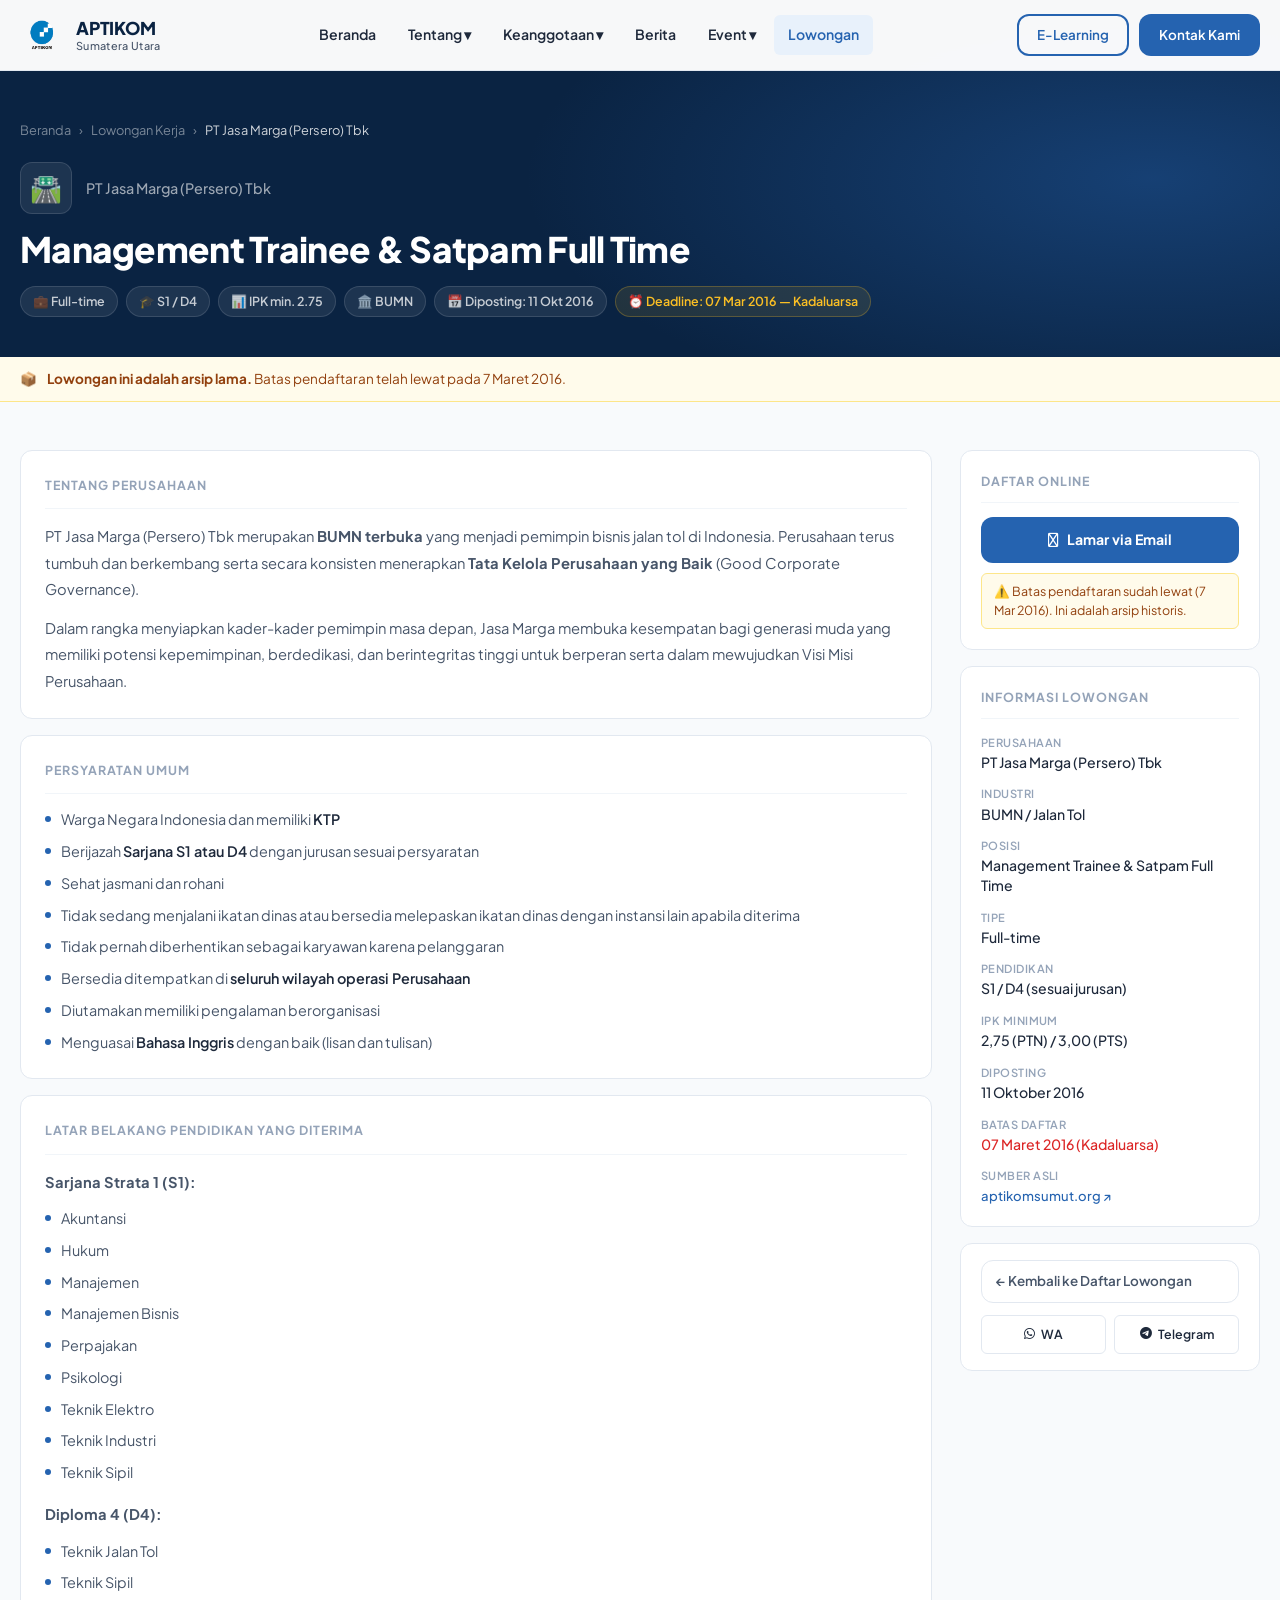
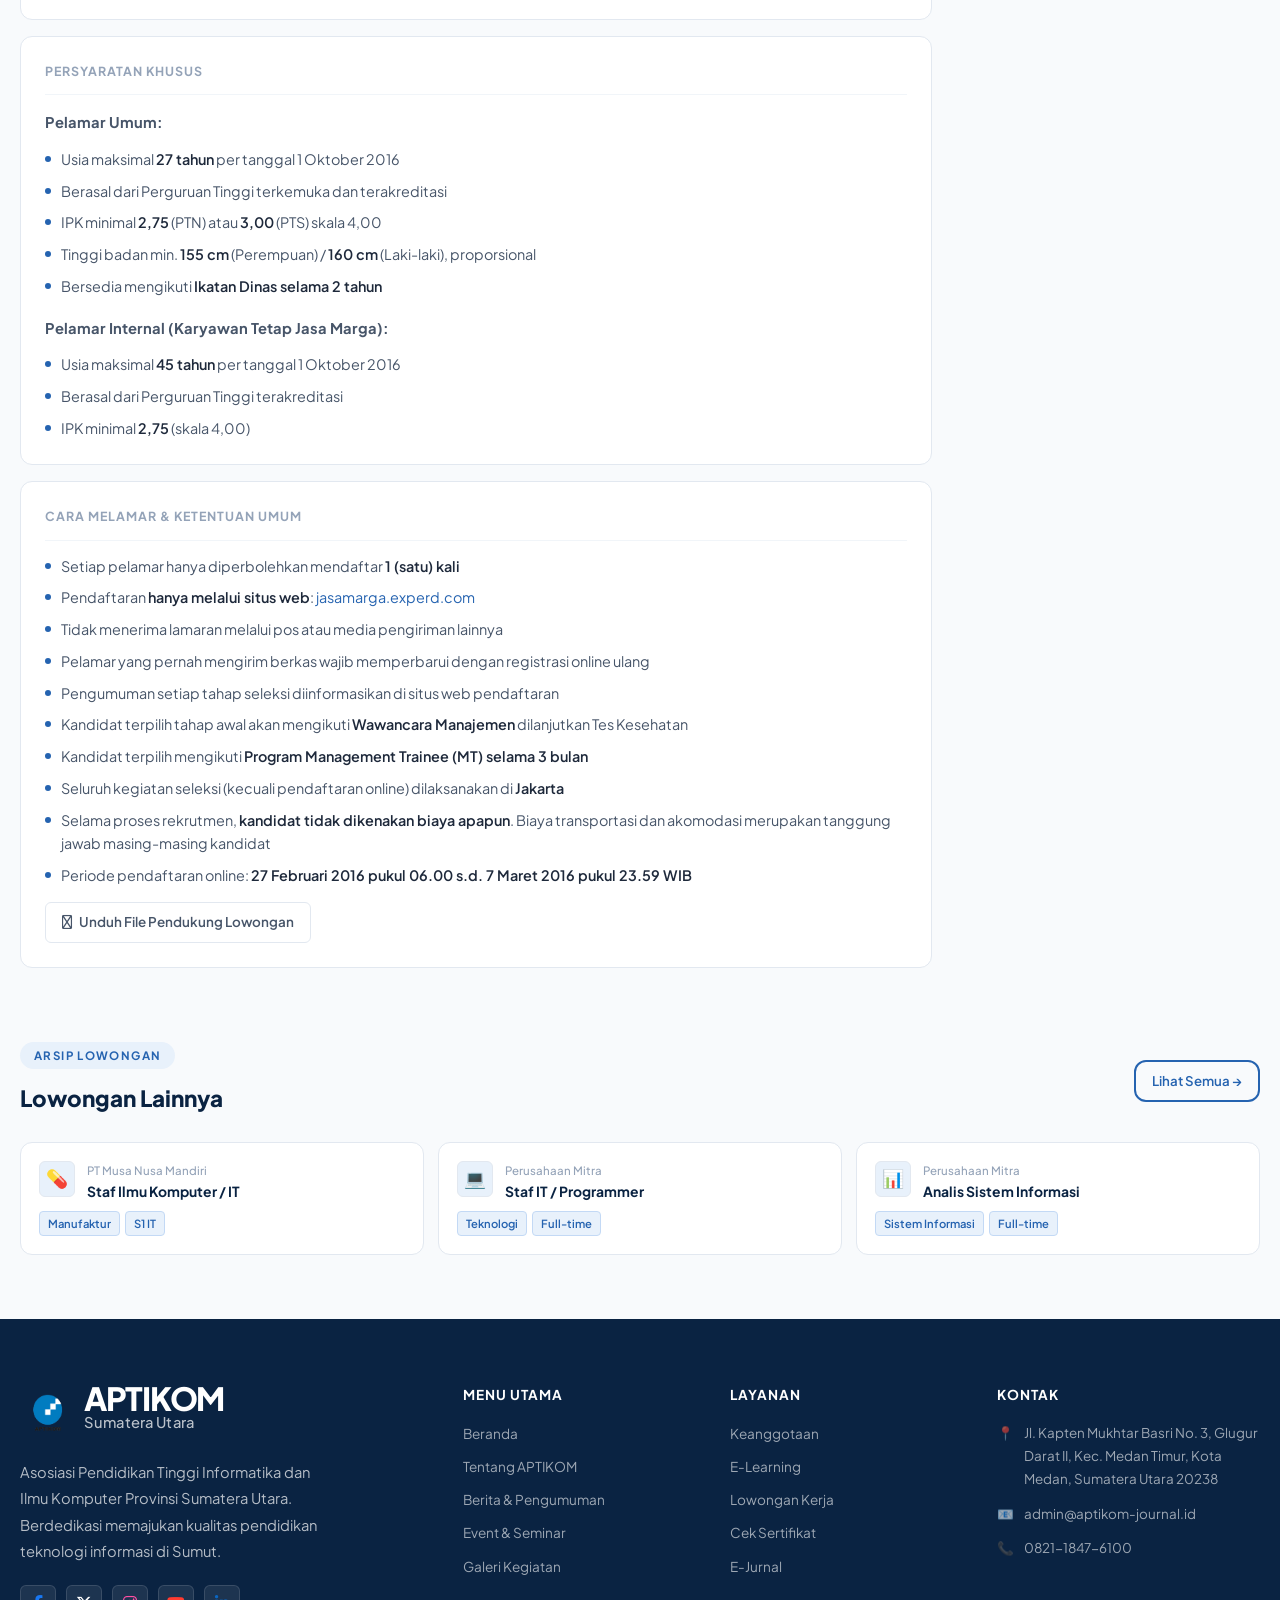
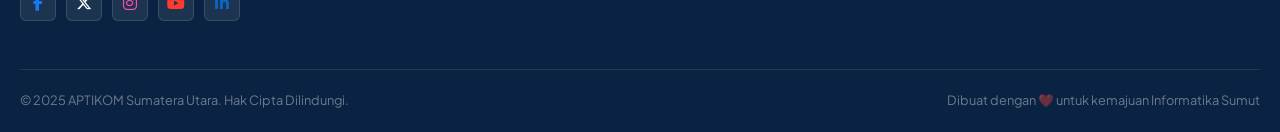
<file: lowongan/pt-jasa-marga-persero-tbk.html>
<!DOCTYPE html>
<html lang="id">
<head>
  <meta charset="UTF-8" />
  <meta name="viewport" content="width=device-width, initial-scale=1.0" />
  <meta name="description" content="Detail Lowongan Management Trainee / Satpam Full Time — PT Jasa Marga (Persero) Tbk | APTIKOM Sumatera Utara" />
  <title>Management Trainee / Satpam Full Time — PT Jasa Marga (Persero) Tbk | APTIKOM Sumut</title>

  <!--
    File ini berada di: lowongan/pt-jasa-marga-persero-tbk.html
    Path relatif ke root:
      style_global.css  → ../css/style_global.css
      style halaman ini → css/style_pt-jasa-marga-persero-tbk.css
      img               → ../img/aptikom.png
  -->
  <link rel="stylesheet" href="../css/style_global.css" />
  <link rel="stylesheet" href="css/style_pt-jasa-marga-persero-tbk.css" />
  <link rel="stylesheet"
        href="https://cdnjs.cloudflare.com/ajax/libs/font-awesome/6.5.2/css/all.min.css" />
</head>
<body>

  <!-- ═══════════════════════════════════════
       NAVBAR
  ═══════════════════════════════════════ -->
  <nav class="navbar" id="navbar">
    <div class="container navbar-inner">

      <a href="../index.html" class="navbar-logo">
        <img src="../img/aptikom.png" alt="Logo APTIKOM Sumut"
             onerror="this.style.display='none'" />
        <div class="navbar-logo-text">
          <span class="logo-main">APTIKOM</span>
          <span class="logo-sub">Sumatera Utara</span>
        </div>
      </a>

      <ul class="navbar-nav">
        <li class="nav-item">
          <a href="../index.html" class="nav-link">Beranda</a>
        </li>
        <li class="nav-item">
          <a href="../tentang.html" class="nav-link">Tentang ▾</a>
          <div class="dropdown-menu">
            <a href="../tentang.html#sejarah">Sejarah</a>
            <a href="../tentang.html#visi-misi">Visi &amp; Misi</a>
            <a href="../tentang.html#struktur">Struktur Organisasi</a>
            <a href="../tentang.html#ad-art">AD &amp; ART</a>
          </div>
        </li>
        <li class="nav-item">
          <a href="../keanggotaan.html" class="nav-link">Keanggotaan ▾</a>
          <div class="dropdown-menu">
            <a href="../keanggotaan.html#cara-daftar">Cara Pendaftaran</a>
            <a href="../keanggotaan.html#daftar">Daftar Sekarang</a>
            <a href="../keanggotaan.html#anggota">Data Anggota</a>
          </div>
        </li>
        <li class="nav-item">
          <a href="../berita.html" class="nav-link">Berita</a>
        </li>
        <li class="nav-item">
          <a href="../event.html" class="nav-link">Event ▾</a>
          <div class="dropdown-menu">
            <a href="../event.html#seminar">Seminar</a>
            <a href="../event.html#workshop">Workshop</a>
            <a href="../galeri.html">Arsip Kegiatan</a>
          </div>
        </li>
        <li class="nav-item">
          <a href="../lowongan.html" class="nav-link active">Lowongan</a>
        </li>
      </ul>

      <div class="navbar-cta">
        <a href="../elearning.html" class="btn btn-outline"
           style="padding:8px 18px; font-size:0.84rem;">E-Learning</a>
        <a href="../kontak.html" class="btn btn-primary"
           style="padding:8px 18px; font-size:0.84rem;">Kontak Kami</a>
      </div>

      <div class="navbar-toggle" id="navToggle" aria-label="Buka menu">
        <span></span><span></span><span></span>
      </div>
    </div>
  </nav>


  <!-- ═══════════════════════════════════════
       PAGE HERO
  ═══════════════════════════════════════ -->
  <div class="page-hero">
    <div class="container page-hero-content">

      <!-- Breadcrumb -->
      <div class="page-breadcrumb">
        <a href="../index.html">Beranda</a>
        <span>›</span>
        <a href="../lowongan.html">Lowongan Kerja</a>
        <span>›</span>
        <span>PT Jasa Marga (Persero) Tbk</span>
      </div>

      <!-- Nama perusahaan + logo -->
      <div class="hero-company-row">
        <div class="hero-logo-box">🛣️</div>
        <span class="hero-company-name">PT Jasa Marga (Persero) Tbk</span>
      </div>

      <!-- Judul posisi -->
      <h1 class="hero-position">Management Trainee &amp; Satpam Full Time</h1>

      <!-- Tags ringkasan -->
      <div class="hero-tags">
        <span class="hero-tag">💼 Full-time</span>
        <span class="hero-tag">🎓 S1 / D4</span>
        <span class="hero-tag">📊 IPK min. 2.75</span>
        <span class="hero-tag">🏛️ BUMN</span>
        <span class="hero-tag">📅 Diposting: 11 Okt 2016</span>
        <span class="hero-tag expired">⏰ Deadline: 07 Mar 2016 — Kadaluarsa</span>
      </div>

    </div>
  </div>


  <!-- ═══════════════════════════════════════
       BANNER ARSIP
  ═══════════════════════════════════════ -->
  <div class="arsip-banner">
    <div class="container arsip-banner-inner">
      <span>📦</span>
      <span>
        <strong>Lowongan ini adalah arsip lama.</strong>
        Batas pendaftaran telah lewat pada 7 Maret 2016.
      </span>
    </div>
  </div>


  <!-- ═══════════════════════════════════════
       KONTEN DETAIL
  ═══════════════════════════════════════ -->
  <main class="section-detail">
    <div class="container">
      <div class="detail-layout">


        <!-- ── Kolom Kiri ── -->
        <div class="detail-main">

          <!-- 1. Tentang Perusahaan -->
          <div class="detail-card reveal">
            <div class="detail-card-title">Tentang Perusahaan</div>
            <p>
              PT Jasa Marga (Persero) Tbk merupakan <strong>BUMN terbuka</strong> yang menjadi
              pemimpin bisnis jalan tol di Indonesia. Perusahaan terus tumbuh dan berkembang serta
              secara konsisten menerapkan <strong>Tata Kelola Perusahaan yang Baik</strong>
              (Good Corporate Governance).
            </p>
            <p>
              Dalam rangka menyiapkan kader-kader pemimpin masa depan, Jasa Marga membuka
              kesempatan bagi generasi muda yang memiliki potensi kepemimpinan, berdedikasi,
              dan berintegritas tinggi untuk berperan serta dalam mewujudkan Visi Misi Perusahaan.
            </p>
          </div>

          <!-- 2. Persyaratan Umum -->
          <div class="detail-card reveal">
            <div class="detail-card-title">Persyaratan Umum</div>
            <div class="req-list">
              <div class="req-item">
                <div class="req-dot"></div>
                <span>Warga Negara Indonesia dan memiliki <strong>KTP</strong></span>
              </div>
              <div class="req-item">
                <div class="req-dot"></div>
                <span>Berijazah <strong>Sarjana S1 atau D4</strong> dengan jurusan sesuai persyaratan</span>
              </div>
              <div class="req-item">
                <div class="req-dot"></div>
                <span>Sehat jasmani dan rohani</span>
              </div>
              <div class="req-item">
                <div class="req-dot"></div>
                <span>Tidak sedang menjalani ikatan dinas atau bersedia melepaskan ikatan dinas dengan instansi lain apabila diterima</span>
              </div>
              <div class="req-item">
                <div class="req-dot"></div>
                <span>Tidak pernah diberhentikan sebagai karyawan karena pelanggaran</span>
              </div>
              <div class="req-item">
                <div class="req-dot"></div>
                <span>Bersedia ditempatkan di <strong>seluruh wilayah operasi Perusahaan</strong></span>
              </div>
              <div class="req-item">
                <div class="req-dot"></div>
                <span>Diutamakan memiliki pengalaman berorganisasi</span>
              </div>
              <div class="req-item">
                <div class="req-dot"></div>
                <span>Menguasai <strong>Bahasa Inggris</strong> dengan baik (lisan dan tulisan)</span>
              </div>
            </div>
          </div>

          <!-- 3. Latar Belakang Pendidikan -->
          <div class="detail-card reveal">
            <div class="detail-card-title">Latar Belakang Pendidikan yang Diterima</div>

            <p><strong>Sarjana Strata 1 (S1):</strong></p>
            <div class="req-list" style="margin-bottom: 16px;">
              <div class="req-item"><div class="req-dot"></div><span>Akuntansi</span></div>
              <div class="req-item"><div class="req-dot"></div><span>Hukum</span></div>
              <div class="req-item"><div class="req-dot"></div><span>Manajemen</span></div>
              <div class="req-item"><div class="req-dot"></div><span>Manajemen Bisnis</span></div>
              <div class="req-item"><div class="req-dot"></div><span>Perpajakan</span></div>
              <div class="req-item"><div class="req-dot"></div><span>Psikologi</span></div>
              <div class="req-item"><div class="req-dot"></div><span>Teknik Elektro</span></div>
              <div class="req-item"><div class="req-dot"></div><span>Teknik Industri</span></div>
              <div class="req-item"><div class="req-dot"></div><span>Teknik Sipil</span></div>
            </div>

            <p><strong>Diploma 4 (D4):</strong></p>
            <div class="req-list">
              <div class="req-item"><div class="req-dot"></div><span>Teknik Jalan Tol</span></div>
              <div class="req-item"><div class="req-dot"></div><span>Teknik Sipil</span></div>
            </div>
          </div>

          <!-- 4. Persyaratan Khusus -->
          <div class="detail-card reveal">
            <div class="detail-card-title">Persyaratan Khusus</div>

            <p><strong>Pelamar Umum:</strong></p>
            <div class="req-list" style="margin-bottom: 16px;">
              <div class="req-item">
                <div class="req-dot"></div>
                <span>Usia maksimal <strong>27 tahun</strong> per tanggal 1 Oktober 2016</span>
              </div>
              <div class="req-item">
                <div class="req-dot"></div>
                <span>Berasal dari Perguruan Tinggi terkemuka dan terakreditasi</span>
              </div>
              <div class="req-item">
                <div class="req-dot"></div>
                <span>IPK minimal <strong>2,75</strong> (PTN) atau <strong>3,00</strong> (PTS) skala 4,00</span>
              </div>
              <div class="req-item">
                <div class="req-dot"></div>
                <span>Tinggi badan min. <strong>155 cm</strong> (Perempuan) / <strong>160 cm</strong> (Laki-laki), proporsional</span>
              </div>
              <div class="req-item">
                <div class="req-dot"></div>
                <span>Bersedia mengikuti <strong>Ikatan Dinas selama 2 tahun</strong></span>
              </div>
            </div>

            <p><strong>Pelamar Internal (Karyawan Tetap Jasa Marga):</strong></p>
            <div class="req-list">
              <div class="req-item">
                <div class="req-dot"></div>
                <span>Usia maksimal <strong>45 tahun</strong> per tanggal 1 Oktober 2016</span>
              </div>
              <div class="req-item">
                <div class="req-dot"></div>
                <span>Berasal dari Perguruan Tinggi terakreditasi</span>
              </div>
              <div class="req-item">
                <div class="req-dot"></div>
                <span>IPK minimal <strong>2,75</strong> (skala 4,00)</span>
              </div>
            </div>
          </div>

          <!-- 5. Cara Melamar & Ketentuan Umum -->
          <div class="detail-card reveal">
            <div class="detail-card-title">Cara Melamar &amp; Ketentuan Umum</div>
            <div class="req-list">
              <div class="req-item">
                <div class="req-dot"></div>
                <span>Setiap pelamar hanya diperbolehkan mendaftar <strong>1 (satu) kali</strong></span>
              </div>
              <div class="req-item">
                <div class="req-dot"></div>
                <span>Pendaftaran <strong>hanya melalui situs web</strong>:
                  <a href="https://jasamarga.experd.com" target="_blank"
                     style="color:var(--blue-mid);">jasamarga.experd.com</a>
                </span>
              </div>
              <div class="req-item">
                <div class="req-dot"></div>
                <span>Tidak menerima lamaran melalui pos atau media pengiriman lainnya</span>
              </div>
              <div class="req-item">
                <div class="req-dot"></div>
                <span>Pelamar yang pernah mengirim berkas wajib memperbarui dengan registrasi online ulang</span>
              </div>
              <div class="req-item">
                <div class="req-dot"></div>
                <span>Pengumuman setiap tahap seleksi diinformasikan di situs web pendaftaran</span>
              </div>
              <div class="req-item">
                <div class="req-dot"></div>
                <span>Kandidat terpilih tahap awal akan mengikuti <strong>Wawancara Manajemen</strong> dilanjutkan Tes Kesehatan</span>
              </div>
              <div class="req-item">
                <div class="req-dot"></div>
                <span>Kandidat terpilih mengikuti <strong>Program Management Trainee (MT) selama 3 bulan</strong></span>
              </div>
              <div class="req-item">
                <div class="req-dot"></div>
                <span>Seluruh kegiatan seleksi (kecuali pendaftaran online) dilaksanakan di <strong>Jakarta</strong></span>
              </div>
              <div class="req-item">
                <div class="req-dot"></div>
                <span>Selama proses rekrutmen, <strong>kandidat tidak dikenakan biaya apapun</strong>. Biaya transportasi dan akomodasi merupakan tanggung jawab masing-masing kandidat</span>
              </div>
              <div class="req-item">
                <div class="req-dot"></div>
                <span>Periode pendaftaran online: <strong>27 Februari 2016 pukul 06.00 s.d. 7 Maret 2016 pukul 23.59 WIB</strong></span>
              </div>
            </div>

            <!-- File pendukung dari website asli -->
            <a href="https://www.aptikomsumut.org/lowongan/file/"
               target="_blank"
               class="btn-download">
              <i class="fa-regular fa-file-arrow-down"></i>
              Unduh File Pendukung Lowongan
            </a>
          </div>

        </div><!-- /detail-main -->


        <!-- ── Kolom Kanan (Sidebar) ── -->
        <aside class="detail-sidebar">

          <!-- CTA Lamar -->
          <div class="sidebar-card reveal">
            <div class="sidebar-card-title">Daftar Online</div>
            <a href="https://jasamarga.experd.com"
               target="_blank"
               class="btn-lamar">
              <i class="fa-regular fa-arrow-up-right-from-square"></i>
              Lamar via Email
            </a>
            <div class="arsip-note">
              ⚠️ Batas pendaftaran sudah lewat (7 Mar 2016). Ini adalah arsip historis.
            </div>
          </div>

          <!-- Info Singkat -->
          <div class="sidebar-card reveal">
            <div class="sidebar-card-title">Informasi Lowongan</div>
            <div class="sidebar-info-list">
              <div class="sidebar-info-row">
                <span class="sidebar-info-label">Perusahaan</span>
                <span class="sidebar-info-value">PT Jasa Marga (Persero) Tbk</span>
              </div>
              <div class="sidebar-info-row">
                <span class="sidebar-info-label">Industri</span>
                <span class="sidebar-info-value">BUMN / Jalan Tol</span>
              </div>
              <div class="sidebar-info-row">
                <span class="sidebar-info-label">Posisi</span>
                <span class="sidebar-info-value">Management Trainee &amp; Satpam Full Time</span>
              </div>
              <div class="sidebar-info-row">
                <span class="sidebar-info-label">Tipe</span>
                <span class="sidebar-info-value">Full-time</span>
              </div>
              <div class="sidebar-info-row">
                <span class="sidebar-info-label">Pendidikan</span>
                <span class="sidebar-info-value">S1 / D4 (sesuai jurusan)</span>
              </div>
              <div class="sidebar-info-row">
                <span class="sidebar-info-label">IPK Minimum</span>
                <span class="sidebar-info-value">2,75 (PTN) / 3,00 (PTS)</span>
              </div>
              <div class="sidebar-info-row">
                <span class="sidebar-info-label">Diposting</span>
                <span class="sidebar-info-value">11 Oktober 2016</span>
              </div>
              <div class="sidebar-info-row">
                <span class="sidebar-info-label">Batas Daftar</span>
                <span class="sidebar-info-value expired">07 Maret 2016 (Kadaluarsa)</span>
              </div>
              <div class="sidebar-info-row">
                <span class="sidebar-info-label">Sumber Asli</span>
                <span class="sidebar-info-value">
                  <a href="https://www.aptikomsumut.org/lowongan/detail/pt-jasa-marga-persero"
                     target="_blank"
                     style="color:var(--blue-mid); font-size:0.82rem;">
                    aptikomsumut.org ↗
                  </a>
                </span>
              </div>
            </div>
          </div>

          <!-- Kembali + Share -->
          <div class="sidebar-card reveal" style="padding:16px 20px;">
            <a href="../lowongan.html" class="btn-back">
              ← Kembali ke Daftar Lowongan
            </a>
            <div class="share-row">
              <a href="https://wa.me"
                 target="_blank" class="share-btn">
                <i class="fa-brands fa-whatsapp"></i> WA
              </a>
              <a href="https://t.me"
                 target="_blank" class="share-btn">
                <i class="fa-brands fa-telegram"></i> Telegram
              </a>
            </div>
          </div>

        </aside>

      </div>
    </div>
  </main>


  <!-- ═══════════════════════════════════════
       LOWONGAN LAIN
  ═══════════════════════════════════════ -->
  <section class="section-related">
    <div class="container">
      <div class="related-header">
        <div>
          <span class="section-tag">Arsip Lowongan</span>
          <h2 class="section-title" style="margin-top:4px; font-size:1.4rem;">Lowongan Lainnya</h2>
        </div>
        <a href="../lowongan.html" class="btn btn-outline"
           style="padding:8px 16px; font-size:0.83rem;">Lihat Semua →</a>
      </div>

      <div class="related-grid">

        <a href="pt-musa-nusa-mandiri.html" class="related-card">
          <div class="related-card-top">
            <div class="related-logo">💊</div>
            <div>
              <div class="related-company">PT Musa Nusa Mandiri</div>
              <div class="related-position">Staf Ilmu Komputer / IT</div>
            </div>
          </div>
          <div class="related-tags">
            <span class="related-tag">Manufaktur</span>
            <span class="related-tag">S1 IT</span>
          </div>
        </a>

        <a href="#" class="related-card">
          <div class="related-card-top">
            <div class="related-logo">💻</div>
            <div>
              <div class="related-company">Perusahaan Mitra</div>
              <div class="related-position">Staf IT / Programmer</div>
            </div>
          </div>
          <div class="related-tags">
            <span class="related-tag">Teknologi</span>
            <span class="related-tag">Full-time</span>
          </div>
        </a>

        <a href="#" class="related-card">
          <div class="related-card-top">
            <div class="related-logo">📊</div>
            <div>
              <div class="related-company">Perusahaan Mitra</div>
              <div class="related-position">Analis Sistem Informasi</div>
            </div>
          </div>
          <div class="related-tags">
            <span class="related-tag">Sistem Informasi</span>
            <span class="related-tag">Full-time</span>
          </div>
        </a>

      </div>
    </div>
  </section>


  <!-- ═══════════════════════════════════════
       FOOTER
  ═══════════════════════════════════════ -->
  <footer class="footer">
    <div class="container">
      <div class="footer-grid">

        <div class="footer-brand">
          <div class="footer-logo">
            <img src="../img/aptikom.png" alt="Logo APTIKOM Sumut"
                 onerror="this.style.display='none'" />
            <div class="footer-logo-text">
              <span class="footer-logo-main">APTIKOM</span>
              <span class="footer-logo-sub">Sumatera Utara</span>
            </div>
          </div>
          <p class="footer-desc">
            Asosiasi Pendidikan Tinggi Informatika dan Ilmu Komputer Provinsi Sumatera Utara.
            Berdedikasi memajukan kualitas pendidikan teknologi informasi di Sumut.
          </p>
          <div class="footer-social">
            <a href="#" class="social-link facebook" title="Facebook">
              <i class="fa-brands fa-facebook-f"></i>
            </a>
            <a href="#" class="social-link twitter" title="Twitter/X">
              <i class="fa-brands fa-x-twitter"></i>
            </a>
            <a href="https://www.instagram.com/aptikom.sumut/"
               class="social-link instagram" title="Instagram" target="_blank">
              <i class="fa-brands fa-instagram"></i>
            </a>
            <a href="https://www.youtube.com/@aptikomtv5281"
               class="social-link youtube" title="YouTube" target="_blank">
              <i class="fa-brands fa-youtube"></i>
            </a>
            <a href="#" class="social-link linkedin" title="LinkedIn">
              <i class="fa-brands fa-linkedin-in"></i>
            </a>
          </div>
        </div>

        <div>
          <div class="footer-col-title">Menu Utama</div>
          <div class="footer-links">
            <a href="../index.html">Beranda</a>
            <a href="../tentang.html">Tentang APTIKOM</a>
            <a href="../berita.html">Berita &amp; Pengumuman</a>
            <a href="../event.html">Event &amp; Seminar</a>
            <a href="../galeri.html">Galeri Kegiatan</a>
          </div>
        </div>

        <div>
          <div class="footer-col-title">Layanan</div>
          <div class="footer-links">
            <a href="../keanggotaan.html">Keanggotaan</a>
            <a href="../elearning.html">E-Learning</a>
            <a href="../lowongan.html">Lowongan Kerja</a>
            <a href="#">Cek Sertifikat</a>
            <a href="#">E-Jurnal</a>
          </div>
        </div>

        <div>
          <div class="footer-col-title">Kontak</div>
          <div class="footer-contact-item">
            <span class="icon">📍</span>
            <span>Jl. Kapten Mukhtar Basri No. 3, Glugur Darat II,
                  Kec. Medan Timur, Kota Medan, Sumatera Utara 20238</span>
          </div>
          <div class="footer-contact-item">
            <span class="icon">📧</span>
            <span>admin@aptikom-journal.id</span>
          </div>
          <div class="footer-contact-item">
            <span class="icon">📞</span>
            <span>0821-1847-6100</span>
          </div>
        </div>

      </div>

      <div class="footer-bottom">
        <span>© 2025 APTIKOM Sumatera Utara. Hak Cipta Dilindungi.</span>
        <span>Dibuat dengan ❤️ untuk kemajuan Informatika Sumut</span>
      </div>
    </div>
  </footer>


  <!-- ═══════════════════════════════════════
       SCRIPTS
  ═══════════════════════════════════════ -->
  <script>
    // Navbar shadow saat scroll
    const navbar = document.getElementById('navbar');
    window.addEventListener('scroll', () => {
      navbar.classList.toggle('scrolled', window.scrollY > 20);
    });

    // Dropdown hover dengan delay
    const HIDE_DELAY = 300;
    document.querySelectorAll('.nav-item').forEach(item => {
      const menu = item.querySelector('.dropdown-menu');
      if (!menu) return;
      let hideTimer = null;
      const showMenu     = () => { clearTimeout(hideTimer); menu.classList.add('is-open'); };
      const scheduleHide = () => {
        hideTimer = setTimeout(() => menu.classList.remove('is-open'), HIDE_DELAY);
      };
      item.addEventListener('mouseenter', showMenu);
      item.addEventListener('mouseleave', scheduleHide);
      menu.addEventListener('mouseenter', showMenu);
      menu.addEventListener('mouseleave', scheduleHide);
    });

    // Mobile hamburger
    const navToggle = document.getElementById('navToggle');
    const navbarNav = document.querySelector('.navbar-nav');
    navToggle.addEventListener('click', () => {
      const isOpen = navbarNav.classList.contains('mobile-open');
      if (isOpen) {
        navbarNav.classList.remove('mobile-open');
        navbarNav.removeAttribute('style');
      } else {
        navbarNav.classList.add('mobile-open');
        Object.assign(navbarNav.style, {
          display: 'flex', flexDirection: 'column', position: 'absolute',
          top: '70px', left: '0', right: '0', background: '#fff',
          padding: '16px 24px', borderBottom: '1px solid #e2e8f0',
          boxShadow: '0 8px 24px rgba(0,0,0,0.08)', gap: '4px'
        });
      }
    });

    // Scroll Reveal
    const revealEls = document.querySelectorAll('.reveal');
    const revealObserver = new IntersectionObserver((entries) => {
      entries.forEach(entry => {
        if (entry.isIntersecting) {
          entry.target.classList.add('visible');
          revealObserver.unobserve(entry.target);
        }
      });
    }, { threshold: 0.06 });
    revealEls.forEach(el => revealObserver.observe(el));
  </script>

</body>
</html>
</file>
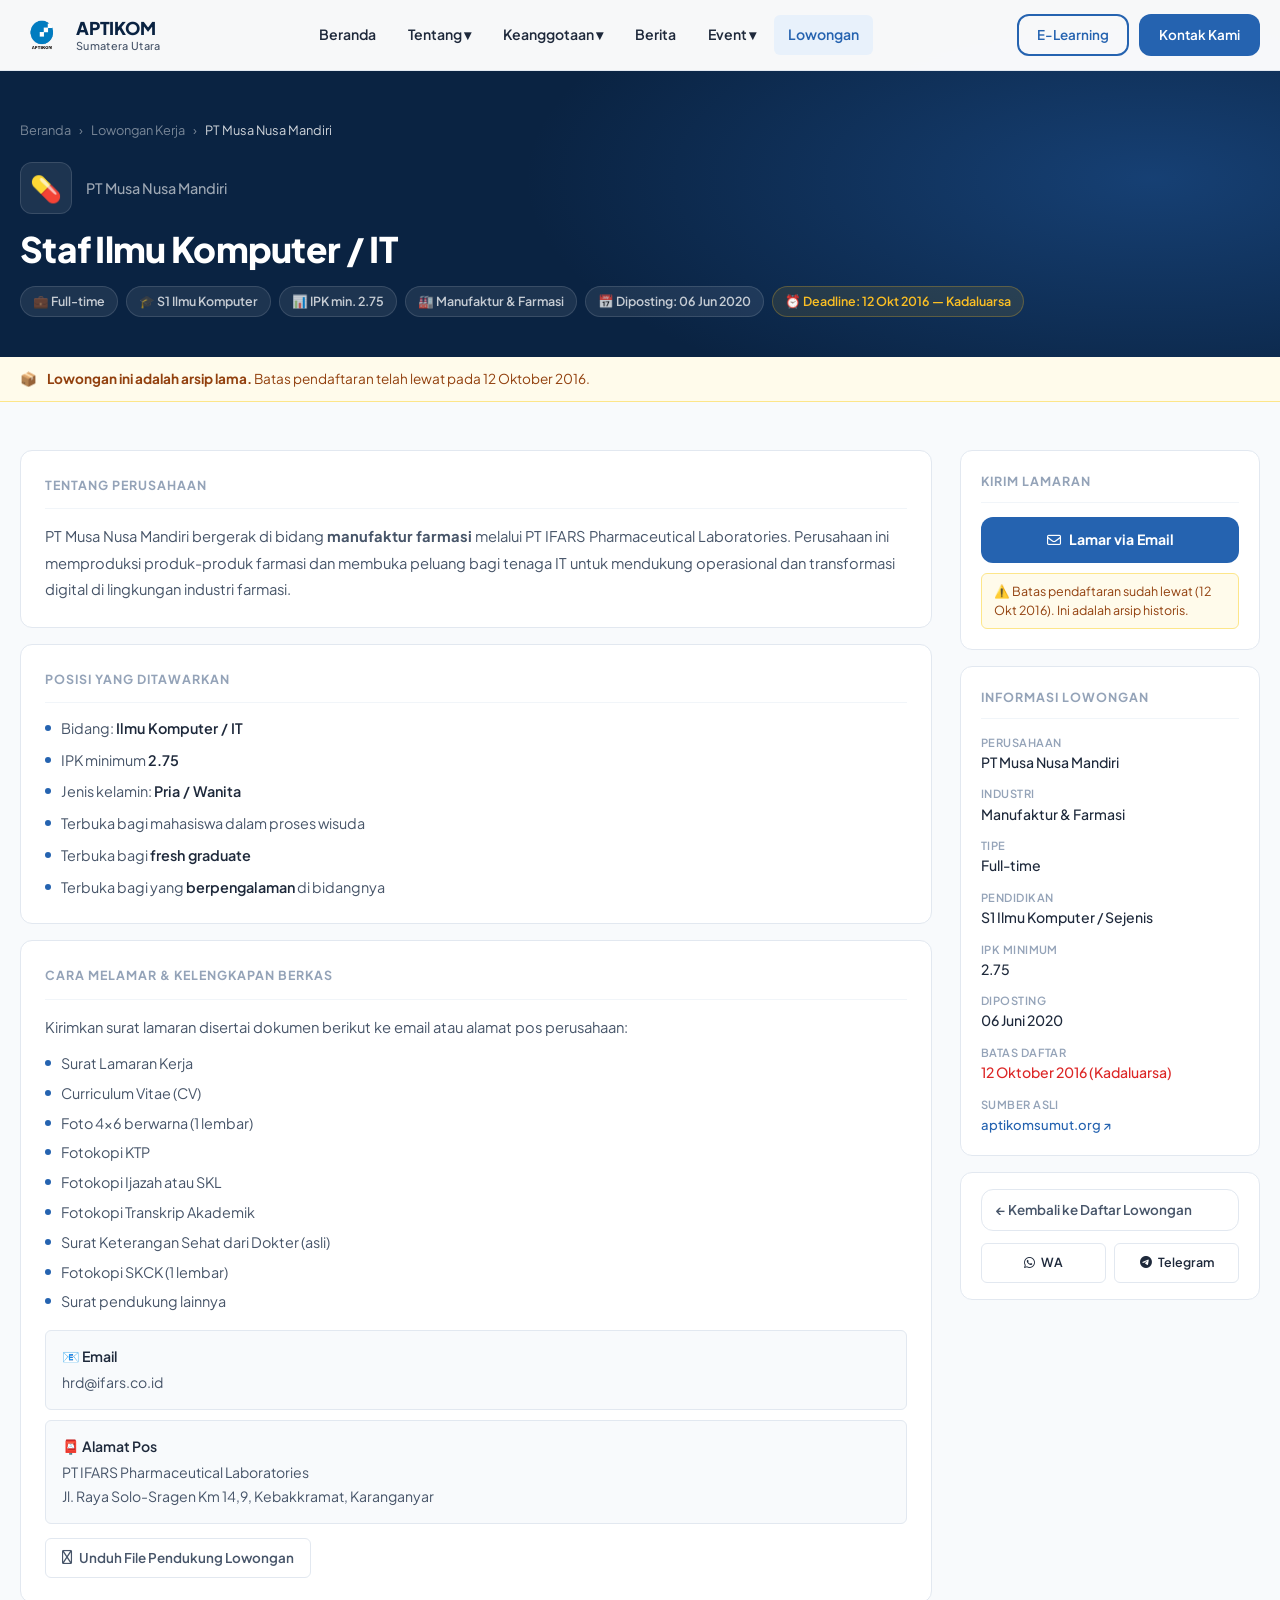
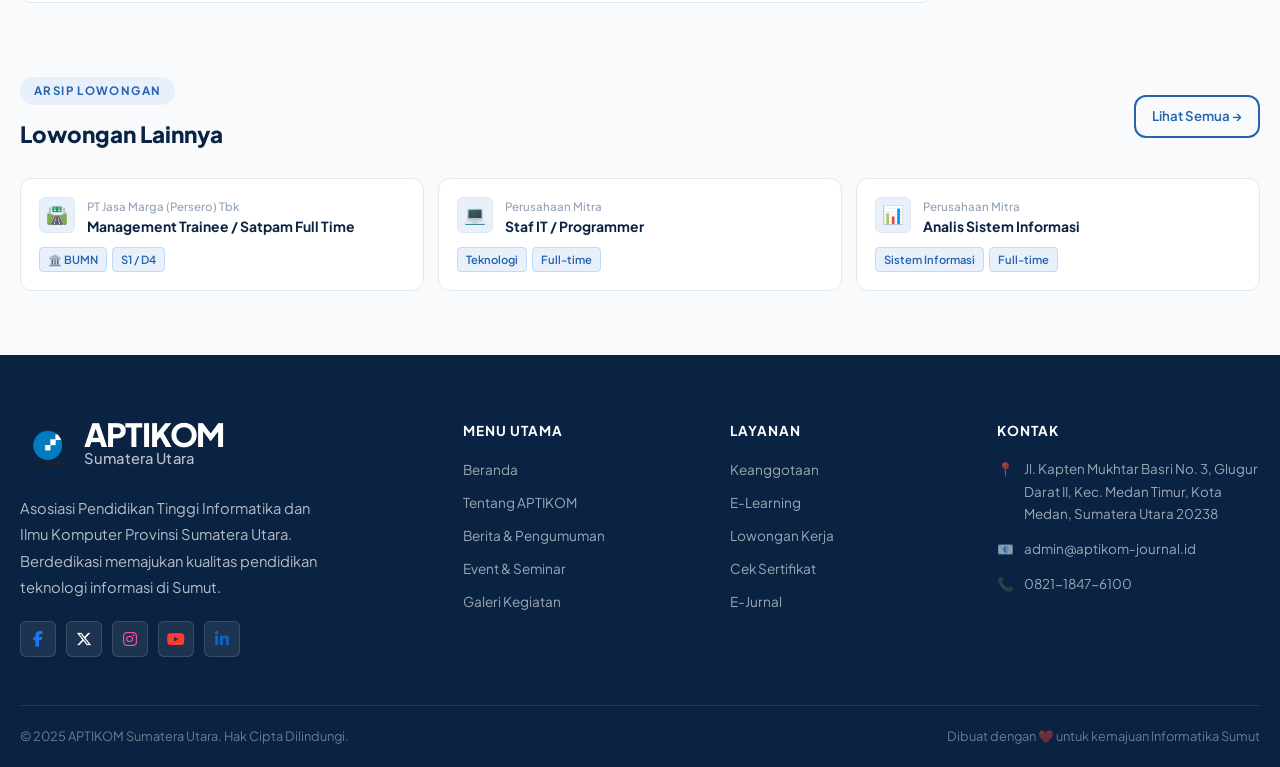
<file: lowongan/pt-musa-nusa-mandiri.html>
<!DOCTYPE html>
<html lang="id">
<head>
  <meta charset="UTF-8" />
  <meta name="viewport" content="width=device-width, initial-scale=1.0" />
  <meta name="description" content="Detail Lowongan Staf Ilmu Komputer / IT — PT Musa Nusa Mandiri | APTIKOM Sumatera Utara" />
  <title>Staf Ilmu Komputer / IT — PT Musa Nusa Mandiri | APTIKOM Sumut</title>

  <!--
    File ini berada di: lowongan/pt-musa-nusa-mandiri.html
    Path relatif ke root:
      style_global.css  → ../css/style_global.css
      style halaman ini → css/style_pt-musa-nusa-mandiri.css
      img               → ../img/aptikom.png
  -->
  <link rel="stylesheet" href="../css/style_global.css" />
  <link rel="stylesheet" href="css/style_pt-musa-nusa-mandiri.css" />
  <link rel="stylesheet"
        href="https://cdnjs.cloudflare.com/ajax/libs/font-awesome/6.5.2/css/all.min.css" />
</head>
<body>

  <!-- ═══════════════════════════════════════
       NAVBAR
  ═══════════════════════════════════════ -->
  <nav class="navbar" id="navbar">
    <div class="container navbar-inner">

      <a href="../index.html" class="navbar-logo">
        <img src="../img/aptikom.png" alt="Logo APTIKOM Sumut"
             onerror="this.style.display='none'" />
        <div class="navbar-logo-text">
          <span class="logo-main">APTIKOM</span>
          <span class="logo-sub">Sumatera Utara</span>
        </div>
      </a>

      <ul class="navbar-nav">
        <li class="nav-item">
          <a href="../index.html" class="nav-link">Beranda</a>
        </li>
        <li class="nav-item">
          <a href="../tentang.html" class="nav-link">Tentang ▾</a>
          <div class="dropdown-menu">
            <a href="../tentang.html#sejarah">Sejarah</a>
            <a href="../tentang.html#visi-misi">Visi &amp; Misi</a>
            <a href="../tentang.html#struktur">Struktur Organisasi</a>
            <a href="../tentang.html#ad-art">AD &amp; ART</a>
          </div>
        </li>
        <li class="nav-item">
          <a href="../keanggotaan.html" class="nav-link">Keanggotaan ▾</a>
          <div class="dropdown-menu">
            <a href="../keanggotaan.html#cara-daftar">Cara Pendaftaran</a>
            <a href="../keanggotaan.html#daftar">Daftar Sekarang</a>
            <a href="../keanggotaan.html#anggota">Data Anggota</a>
          </div>
        </li>
        <li class="nav-item">
          <a href="../berita.html" class="nav-link">Berita</a>
        </li>
        <li class="nav-item">
          <a href="../event.html" class="nav-link">Event ▾</a>
          <div class="dropdown-menu">
            <a href="../event.html#seminar">Seminar</a>
            <a href="../event.html#workshop">Workshop</a>
            <a href="../galeri.html">Arsip Kegiatan</a>
          </div>
        </li>
        <li class="nav-item">
          <a href="../lowongan.html" class="nav-link active">Lowongan</a>
        </li>
      </ul>

      <div class="navbar-cta">
        <a href="../elearning.html" class="btn btn-outline"
           style="padding:8px 18px; font-size:0.84rem;">E-Learning</a>
        <a href="../kontak.html" class="btn btn-primary"
           style="padding:8px 18px; font-size:0.84rem;">Kontak Kami</a>
      </div>

      <div class="navbar-toggle" id="navToggle" aria-label="Buka menu">
        <span></span><span></span><span></span>
      </div>
    </div>
  </nav>


  <!-- ═══════════════════════════════════════
       PAGE HERO
  ═══════════════════════════════════════ -->
  <div class="page-hero">
    <div class="container page-hero-content">

      <!-- Breadcrumb -->
      <div class="page-breadcrumb">
        <a href="../index.html">Beranda</a>
        <span>›</span>
        <a href="../lowongan.html">Lowongan Kerja</a>
        <span>›</span>
        <span>PT Musa Nusa Mandiri</span>
      </div>

      <!-- Nama perusahaan + logo -->
      <div class="hero-company-row">
        <div class="hero-logo-box">💊</div>
        <span class="hero-company-name">PT Musa Nusa Mandiri</span>
      </div>

      <!-- Judul posisi -->
      <h1 class="hero-position">Staf Ilmu Komputer / IT</h1>

      <!-- Tags ringkasan -->
      <div class="hero-tags">
        <span class="hero-tag">💼 Full-time</span>
        <span class="hero-tag">🎓 S1 Ilmu Komputer</span>
        <span class="hero-tag">📊 IPK min. 2.75</span>
        <span class="hero-tag">🏭 Manufaktur &amp; Farmasi</span>
        <span class="hero-tag">📅 Diposting: 06 Jun 2020</span>
        <span class="hero-tag expired">⏰ Deadline: 12 Okt 2016 — Kadaluarsa</span>
      </div>

    </div>
  </div>


  <!-- ═══════════════════════════════════════
       BANNER ARSIP
  ═══════════════════════════════════════ -->
  <div class="arsip-banner">
    <div class="container arsip-banner-inner">
      <span>📦</span>
      <span>
        <strong>Lowongan ini adalah arsip lama.</strong>
        Batas pendaftaran telah lewat pada 12 Oktober 2016.
      </span>
    </div>
  </div>


  <!-- ═══════════════════════════════════════
       KONTEN DETAIL
  ═══════════════════════════════════════ -->
  <main class="section-detail">
    <div class="container">
      <div class="detail-layout">


        <!-- ── Kolom Kiri ── -->
        <div class="detail-main">

          <!-- 1. Tentang Perusahaan -->
          <div class="detail-card reveal">
            <div class="detail-card-title">Tentang Perusahaan</div>
            <p>
              PT Musa Nusa Mandiri bergerak di bidang <strong>manufaktur farmasi</strong> melalui
              PT IFARS Pharmaceutical Laboratories. Perusahaan ini memproduksi produk-produk farmasi
              dan membuka peluang bagi tenaga IT untuk mendukung operasional dan transformasi digital
              di lingkungan industri farmasi.
            </p>
          </div>

          <!-- 2. Posisi yang Ditawarkan -->
          <div class="detail-card reveal">
            <div class="detail-card-title">Posisi yang Ditawarkan</div>
            <div class="req-list">
              <div class="req-item">
                <div class="req-dot"></div>
                <span>Bidang: <strong>Ilmu Komputer / IT</strong></span>
              </div>
              <div class="req-item">
                <div class="req-dot"></div>
                <span>IPK minimum <strong>2.75</strong></span>
              </div>
              <div class="req-item">
                <div class="req-dot"></div>
                <span>Jenis kelamin: <strong>Pria / Wanita</strong></span>
              </div>
              <div class="req-item">
                <div class="req-dot"></div>
                <span>Terbuka bagi mahasiswa dalam proses wisuda</span>
              </div>
              <div class="req-item">
                <div class="req-dot"></div>
                <span>Terbuka bagi <strong>fresh graduate</strong></span>
              </div>
              <div class="req-item">
                <div class="req-dot"></div>
                <span>Terbuka bagi yang <strong>berpengalaman</strong> di bidangnya</span>
              </div>
            </div>
          </div>

          <!-- 3. Cara Melamar & Kelengkapan Berkas -->
          <div class="detail-card reveal">
            <div class="detail-card-title">Cara Melamar &amp; Kelengkapan Berkas</div>
            <p>
              Kirimkan surat lamaran disertai dokumen berikut ke email atau alamat pos perusahaan:
            </p>
            <div class="berkas-list">
              <div class="req-item">
                <div class="req-dot"></div>
                <span>Surat Lamaran Kerja</div>
              <div class="req-item">
                <div class="req-dot"></div>
                <span>Curriculum Vitae (CV)</div>
              <div class="req-item">
                <div class="req-dot"></div>
                <span>Foto 4×6 berwarna (1 lembar)</div>
              <div class="req-item">
                <div class="req-dot"></div>
                <span>Fotokopi KTP</div>
              <div class="req-item">
                <div class="req-dot"></div>
                <span>Fotokopi Ijazah atau SKL</div>
              <div class="req-item">
                <div class="req-dot"></div>
                <span>Fotokopi Transkrip Akademik</div>
              <div class="req-item">
                <div class="req-dot"></div>
                <span>Surat Keterangan Sehat dari Dokter (asli)</div>
              <div class="req-item">
                <div class="req-dot"></div>
                <span>Fotokopi SKCK (1 lembar)</div>
              <div class="req-item">
                <div class="req-dot"></div>
                <span>Surat pendukung lainnya</div>
            </div>

            <!-- Email -->
            <div class="address-box" style="margin-top:16px;">
              <strong>📧 Email</strong>
              hrd@ifars.co.id
            </div>

            <!-- Alamat pos -->
            <div class="address-box">
              <strong>📮 Alamat Pos</strong>
              PT IFARS Pharmaceutical Laboratories<br>
              Jl. Raya Solo-Sragen Km 14,9, Kebakkramat, Karanganyar
            </div>

            <!-- File pendukung dari website asli -->
            <a href="https://www.aptikomsumut.org/lowongan/file/Download11.txt"
               target="_blank"
               class="btn-download">
              <i class="fa-regular fa-file-arrow-down"></i>
              Unduh File Pendukung Lowongan
            </a>
          </div>

        </div><!-- /detail-main -->


        <!-- ── Kolom Kanan (Sidebar) ── -->
        <aside class="detail-sidebar">

          <!-- CTA Lamar -->
          <div class="sidebar-card reveal">
            <div class="sidebar-card-title">Kirim Lamaran</div>
            <a href="mailto:hrd@ifars.co.id?subject=Lamaran%20Staf%20IT%20%E2%80%94%20[Nama%20Lengkap]"
               class="btn-lamar">
              <i class="fa-regular fa-envelope"></i>
              Lamar via Email
            </a>
            <div class="arsip-note">
              ⚠️ Batas pendaftaran sudah lewat (12 Okt 2016). Ini adalah arsip historis.
            </div>
          </div>

          <!-- Info Singkat -->
          <div class="sidebar-card reveal">
            <div class="sidebar-card-title">Informasi Lowongan</div>
            <div class="sidebar-info-list">
              <div class="sidebar-info-row">
                <span class="sidebar-info-label">Perusahaan</span>
                <span class="sidebar-info-value">PT Musa Nusa Mandiri</span>
              </div>
              <div class="sidebar-info-row">
                <span class="sidebar-info-label">Industri</span>
                <span class="sidebar-info-value">Manufaktur &amp; Farmasi</span>
              </div>
              <div class="sidebar-info-row">
                <span class="sidebar-info-label">Tipe</span>
                <span class="sidebar-info-value">Full-time</span>
              </div>
              <div class="sidebar-info-row">
                <span class="sidebar-info-label">Pendidikan</span>
                <span class="sidebar-info-value">S1 Ilmu Komputer / Sejenis</span>
              </div>
              <div class="sidebar-info-row">
                <span class="sidebar-info-label">IPK Minimum</span>
                <span class="sidebar-info-value">2.75</span>
              </div>
              <div class="sidebar-info-row">
                <span class="sidebar-info-label">Diposting</span>
                <span class="sidebar-info-value">06 Juni 2020</span>
              </div>
              <div class="sidebar-info-row">
                <span class="sidebar-info-label">Batas Daftar</span>
                <span class="sidebar-info-value expired">12 Oktober 2016 (Kadaluarsa)</span>
              </div>
              <div class="sidebar-info-row">
                <span class="sidebar-info-label">Sumber Asli</span>
                <span class="sidebar-info-value">
                  <a href="https://www.aptikomsumut.org/lowongan/detail/pt-musa-nusa-mandiri"
                     target="_blank"
                     style="color:var(--blue-mid); font-size:0.82rem;">
                    aptikomsumut.org ↗
                  </a>
                </span>
              </div>
            </div>
          </div>

          <!-- Kembali + Share -->
          <div class="sidebar-card reveal" style="padding:16px 20px;">
            <a href="../lowongan.html" class="btn-back">
              ← Kembali ke Daftar Lowongan
            </a>
            <div class="share-row">
              <a href="https://wa.me"
                 target="_blank" class="share-btn">
                <i class="fa-brands fa-whatsapp"></i> WA
              </a>
              <a href="https://t.me"
                 target="_blank" class="share-btn">
                <i class="fa-brands fa-telegram"></i> Telegram
              </a>
            </div>
          </div>

        </aside>

      </div>
    </div>
  </main>


  <!-- ═══════════════════════════════════════
       LOWONGAN LAIN
  ═══════════════════════════════════════ -->
  <section class="section-related">
    <div class="container">
      <div class="related-header">
        <div>
          <span class="section-tag">Arsip Lowongan</span>
          <h2 class="section-title" style="margin-top:4px; font-size:1.4rem;">Lowongan Lainnya</h2>
        </div>
        <a href="../lowongan.html" class="btn btn-outline"
           style="padding:8px 16px; font-size:0.83rem;">Lihat Semua →</a>
      </div>

      <div class="related-grid">

        <a href="pt-jasa-marga-persero-tbk.html" class="related-card">
          <div class="related-card-top">
            <div class="related-logo">🛣️</div>
            <div>
              <div class="related-company">PT Jasa Marga (Persero) Tbk</div>
              <div class="related-position">Management Trainee / Satpam Full Time</div>
            </div>
          </div>
          <div class="related-tags">
            <span class="related-tag">🏛️ BUMN</span>
            <span class="related-tag">S1 / D4</span>
          </div>
        </a>

        <a href="#" class="related-card">
          <div class="related-card-top">
            <div class="related-logo">💻</div>
            <div>
              <div class="related-company">Perusahaan Mitra</div>
              <div class="related-position">Staf IT / Programmer</div>
            </div>
          </div>
          <div class="related-tags">
            <span class="related-tag">Teknologi</span>
            <span class="related-tag">Full-time</span>
          </div>
        </a>

        <a href="#" class="related-card">
          <div class="related-card-top">
            <div class="related-logo">📊</div>
            <div>
              <div class="related-company">Perusahaan Mitra</div>
              <div class="related-position">Analis Sistem Informasi</div>
            </div>
          </div>
          <div class="related-tags">
            <span class="related-tag">Sistem Informasi</span>
            <span class="related-tag">Full-time</span>
          </div>
        </a>

      </div>
    </div>
  </section>


  <!-- ═══════════════════════════════════════
       FOOTER
  ═══════════════════════════════════════ -->
  <footer class="footer">
    <div class="container">
      <div class="footer-grid">

        <div class="footer-brand">
          <div class="footer-logo">
            <img src="../img/aptikom.png" alt="Logo APTIKOM Sumut"
                 onerror="this.style.display='none'" />
            <div class="footer-logo-text">
              <span class="footer-logo-main">APTIKOM</span>
              <span class="footer-logo-sub">Sumatera Utara</span>
            </div>
          </div>
          <p class="footer-desc">
            Asosiasi Pendidikan Tinggi Informatika dan Ilmu Komputer Provinsi Sumatera Utara.
            Berdedikasi memajukan kualitas pendidikan teknologi informasi di Sumut.
          </p>
          <div class="footer-social">
            <a href="#" class="social-link facebook" title="Facebook">
              <i class="fa-brands fa-facebook-f"></i>
            </a>
            <a href="#" class="social-link twitter" title="Twitter/X">
              <i class="fa-brands fa-x-twitter"></i>
            </a>
            <a href="https://www.instagram.com/aptikom.sumut/"
               class="social-link instagram" title="Instagram" target="_blank">
              <i class="fa-brands fa-instagram"></i>
            </a>
            <a href="https://www.youtube.com/@aptikomtv5281"
               class="social-link youtube" title="YouTube" target="_blank">
              <i class="fa-brands fa-youtube"></i>
            </a>
            <a href="#" class="social-link linkedin" title="LinkedIn">
              <i class="fa-brands fa-linkedin-in"></i>
            </a>
          </div>
        </div>

        <div>
          <div class="footer-col-title">Menu Utama</div>
          <div class="footer-links">
            <a href="../index.html">Beranda</a>
            <a href="../tentang.html">Tentang APTIKOM</a>
            <a href="../berita.html">Berita &amp; Pengumuman</a>
            <a href="../event.html">Event &amp; Seminar</a>
            <a href="../galeri.html">Galeri Kegiatan</a>
          </div>
        </div>

        <div>
          <div class="footer-col-title">Layanan</div>
          <div class="footer-links">
            <a href="../keanggotaan.html">Keanggotaan</a>
            <a href="../elearning.html">E-Learning</a>
            <a href="../lowongan.html">Lowongan Kerja</a>
            <a href="#">Cek Sertifikat</a>
            <a href="#">E-Jurnal</a>
          </div>
        </div>

        <div>
          <div class="footer-col-title">Kontak</div>
          <div class="footer-contact-item">
            <span class="icon">📍</span>
            <span>Jl. Kapten Mukhtar Basri No. 3, Glugur Darat II,
                  Kec. Medan Timur, Kota Medan, Sumatera Utara 20238</span>
          </div>
          <div class="footer-contact-item">
            <span class="icon">📧</span>
            <span>admin@aptikom-journal.id</span>
          </div>
          <div class="footer-contact-item">
            <span class="icon">📞</span>
            <span>0821-1847-6100</span>
          </div>
        </div>

      </div>

      <div class="footer-bottom">
        <span>© 2025 APTIKOM Sumatera Utara. Hak Cipta Dilindungi.</span>
        <span>Dibuat dengan ❤️ untuk kemajuan Informatika Sumut</span>
      </div>
    </div>
  </footer>


  <!-- ═══════════════════════════════════════
       SCRIPTS
  ═══════════════════════════════════════ -->
  <script>
    // Navbar shadow saat scroll
    const navbar = document.getElementById('navbar');
    window.addEventListener('scroll', () => {
      navbar.classList.toggle('scrolled', window.scrollY > 20);
    });

    // Dropdown hover dengan delay
    const HIDE_DELAY = 300;
    document.querySelectorAll('.nav-item').forEach(item => {
      const menu = item.querySelector('.dropdown-menu');
      if (!menu) return;
      let hideTimer = null;
      const showMenu     = () => { clearTimeout(hideTimer); menu.classList.add('is-open'); };
      const scheduleHide = () => {
        hideTimer = setTimeout(() => menu.classList.remove('is-open'), HIDE_DELAY);
      };
      item.addEventListener('mouseenter', showMenu);
      item.addEventListener('mouseleave', scheduleHide);
      menu.addEventListener('mouseenter', showMenu);
      menu.addEventListener('mouseleave', scheduleHide);
    });

    // Mobile hamburger
    const navToggle = document.getElementById('navToggle');
    const navbarNav = document.querySelector('.navbar-nav');
    navToggle.addEventListener('click', () => {
      const isOpen = navbarNav.classList.contains('mobile-open');
      if (isOpen) {
        navbarNav.classList.remove('mobile-open');
        navbarNav.removeAttribute('style');
      } else {
        navbarNav.classList.add('mobile-open');
        Object.assign(navbarNav.style, {
          display: 'flex', flexDirection: 'column', position: 'absolute',
          top: '70px', left: '0', right: '0', background: '#fff',
          padding: '16px 24px', borderBottom: '1px solid #e2e8f0',
          boxShadow: '0 8px 24px rgba(0,0,0,0.08)', gap: '4px'
        });
      }
    });

    // Scroll Reveal
    const revealEls = document.querySelectorAll('.reveal');
    const revealObserver = new IntersectionObserver((entries) => {
      entries.forEach(entry => {
        if (entry.isIntersecting) {
          entry.target.classList.add('visible');
          revealObserver.unobserve(entry.target);
        }
      });
    }, { threshold: 0.06 });
    revealEls.forEach(el => revealObserver.observe(el));
  </script>

</body>
</html>
</file>
<file: css/style_global.css>
/* ============================================================
   APTIKOM SUMUT — style_global.css
   Berisi komponen yang dipakai oleh SEMUA halaman:
   variabel warna, reset, utility, tombol, navbar, footer.

   Cara pakai di setiap HTML (taruh di <head>, urutan penting):
     <link rel="stylesheet" href="css/style_global.css">
     <link rel="stylesheet" href="css/style_[namahalaman].css">
   ============================================================ */

/* ─── Google Fonts ───────────────────────────────────────── */
@import url('https://fonts.googleapis.com/css2?family=Plus+Jakarta+Sans:wght@400;500;600;700;800&family=Lora:ital,wght@0,400;0,600;1,400&display=swap');

/* ─── CSS Variables (Warna, Shadow, Radius, Font) ───────── */
:root {
  /* Palet Biru */
  --blue-dark:    #0a2342;
  --blue-main:    #1a4f8a;
  --blue-mid:     #2563b0;
  --blue-light:   #3b82d4;
  --blue-pale:    #e8f1fb;
  --blue-accent:  #0ea5e9;

  /* Netral */
  --white:        #ffffff;
  --gray-50:      #f8fafc;
  --gray-100:     #f1f5f9;
  --gray-200:     #e2e8f0;
  --gray-400:     #94a3b8;
  --gray-600:     #475569;
  --gray-800:     #1e293b;

  /* Aksen */
  --gold:         #f0a500;
  --gold-light:   #fef3c7;

  /* Font */
  --font-display: 'Plus Jakarta Sans', sans-serif;
  --font-body:    'Plus Jakarta Sans', sans-serif;
  --font-serif:   'Lora', serif;

  /* Shadow */
  --shadow-sm:    0 1px 3px rgba(10,35,66,0.08), 0 1px 2px rgba(10,35,66,0.04);
  --shadow-md:    0 4px 16px rgba(10,35,66,0.10), 0 2px 6px rgba(10,35,66,0.06);
  --shadow-lg:    0 12px 40px rgba(10,35,66,0.14), 0 4px 12px rgba(10,35,66,0.08);

  /* Border Radius */
  --radius-sm:    6px;
  --radius-md:    12px;
  --radius-lg:    20px;
  --radius-xl:    32px;

  /* Transisi */
  --transition:   0.25s cubic-bezier(0.4, 0, 0.2, 1);
}

/* ─── Reset & Base ───────────────────────────────────────── */
*, *::before, *::after {
  box-sizing: border-box;
  margin: 0;
  padding: 0;
}

html {
  scroll-behavior: smooth;
  font-size: 16px;
  /* clip mencegah layout overflow tanpa membuat scroll container baru
     (berbeda dengan hidden yang bisa konflik dengan position:fixed navbar) */
  overflow-x: clip;
}

body {
  font-family: var(--font-body);
  color: var(--gray-800);
  background: var(--white);
  line-height: 1.7;
  -webkit-font-smoothing: antialiased;
}

img { max-width: 100%; display: block; }
a   { text-decoration: none; color: inherit; }
ul  { list-style: none; }

/* ─── Utility ────────────────────────────────────────────── */
.container {
  width: 100%;
  max-width: 1280px;
  margin: 0 auto;
  padding-left: 20px;
  padding-right: 20px;
  box-sizing: border-box;
}

/* Label kecil di atas judul section, contoh: "Latar Belakang" */
.section-tag {
  display: inline-block;
  font-size: 0.72rem;
  font-weight: 700;
  letter-spacing: 0.12em;
  text-transform: uppercase;
  color: var(--blue-mid);
  background: var(--blue-pale);
  padding: 4px 14px;
  border-radius: 99px;
  margin-bottom: 12px;
}

/* Judul utama setiap section */
.section-title {
  font-size: clamp(1.6rem, 3vw, 2.2rem);
  font-weight: 800;
  color: var(--blue-dark);
  line-height: 1.2;
  margin-bottom: 10px;
}

/* Teks deskripsi di bawah judul section */
.section-subtitle {
  font-size: 1rem;
  color: var(--gray-600);
  max-width: 560px;
  line-height: 1.7;
}

/* ─── Tombol (Buttons) ───────────────────────────────────── */
.btn {
  display: inline-flex;
  align-items: center;
  gap: 8px;
  padding: 12px 26px;
  border-radius: var(--radius-md);
  font-family: var(--font-body);
  font-size: 0.9rem;
  font-weight: 600;
  cursor: pointer;
  border: 2px solid transparent;
  transition: all var(--transition);
}

/* Biru isi penuh — dipakai di tombol utama */
.btn-primary {
  background: var(--blue-mid);
  color: var(--white);
}
.btn-primary:hover {
  background: var(--blue-dark);
  transform: translateY(-2px);
  box-shadow: var(--shadow-md);
}

/* Hanya border, tanpa isi — dipakai di tombol sekunder */
.btn-outline {
  background: transparent;
  color: var(--blue-mid);
  border-color: var(--blue-mid);
}
.btn-outline:hover {
  background: var(--blue-pale);
  transform: translateY(-2px);
}

/* Tombol putih — biasanya di atas background gelap/biru */
.btn-white {
  background: var(--white);
  color: var(--blue-dark);
}
.btn-white:hover {
  background: var(--blue-pale);
  transform: translateY(-2px);
  box-shadow: var(--shadow-md);
}

/* ─── Navbar ─────────────────────────────────────────────── */
.navbar {
  position: fixed;
  top: 0; left: 0; right: 0;
  z-index: 1000;
  background: rgba(255,255,255,0.97);
  backdrop-filter: blur(12px);
  border-bottom: 1px solid var(--gray-200);
  transition: box-shadow var(--transition);
}

/* Class .scrolled ditambahkan lewat JS saat halaman di-scroll */
.navbar.scrolled {
  box-shadow: var(--shadow-md);
}

.navbar-inner {
  display: flex;
  align-items: center;
  justify-content: space-between;
  height: 70px;
}

/* Logo kiri */
.navbar-logo {
  display: flex;
  align-items: center;
  gap: 12px;
  text-decoration: none;
}
.navbar-logo img {
  width: 44px;
  height: 44px;
  object-fit: contain;
}
.navbar-logo-text {
  display: flex;
  flex-direction: column;
  line-height: 1.2;
}
.navbar-logo-text .logo-main {
  font-size: 1.1rem;
  font-weight: 800;
  color: var(--blue-dark);
  letter-spacing: -0.01em;
}
.navbar-logo-text .logo-sub {
  font-size: 0.68rem;
  color: var(--gray-600);
  font-weight: 500;
  letter-spacing: 0.03em;
}

/* Menu tengah */
.navbar-nav {
  display: flex;
  align-items: center;
  gap: 4px;
}
.navbar-nav .nav-item {
  position: relative;
}
.navbar-nav .nav-link {
  display: block;
  padding: 8px 14px;
  font-size: 0.88rem;
  font-weight: 600;
  color: var(--gray-800);
  border-radius: var(--radius-sm);
  transition: all var(--transition);
}
.navbar-nav .nav-link:hover,
.navbar-nav .nav-link.active {
  color: var(--blue-mid);
  background: var(--blue-pale);
}

/* Dropdown */
.dropdown-menu {
  display: none;
  position: absolute;
  top: calc(100% + 8px);
  left: 0;
  background: var(--white);
  border: 1px solid var(--gray-200);
  border-radius: var(--radius-md);
  padding: 8px;
  min-width: 210px;
  box-shadow: var(--shadow-lg);
  z-index: 100;
}
/* Class .is-open ditambahkan lewat JS saat hover */
.nav-item .dropdown-menu.is-open {
  display: block;
}
.dropdown-menu a {
  display: block;
  padding: 9px 14px;
  font-size: 0.86rem;
  font-weight: 500;
  color: var(--gray-800);
  border-radius: var(--radius-sm);
  transition: all var(--transition);
}
.dropdown-menu a:hover {
  background: var(--blue-pale);
  color: var(--blue-mid);
  padding-left: 18px;
}

/* Tombol kanan navbar */
.navbar-cta {
  display: flex;
  align-items: center;
  gap: 10px;
}

/* Tombol CTA di dalam menu mobile — tersembunyi di desktop */
.navbar-mobile-cta {
  display: none;
}

/* Hamburger mobile — disembunyikan di desktop */
.navbar-toggle {
  display: none;
  flex-direction: column;
  gap: 5px;
  cursor: pointer;
  padding: 6px;
}
.navbar-toggle span {
  width: 24px;
  height: 2px;
  background: var(--blue-dark);
  border-radius: 2px;
  transition: all var(--transition);
}

/* ─── Footer ─────────────────────────────────────────────── */
.footer {
  background: var(--blue-dark);
  color: rgba(255,255,255,0.7);
  padding-top: 64px;
}

.footer-grid {
  display: grid;
  grid-template-columns: 1.8fr 1fr 1fr 1.2fr;
  gap: 48px;
  padding-bottom: 48px;
  border-bottom: 1px solid rgba(255,255,255,0.1);
}

.footer-brand {
  display: flex;
  flex-direction: column;
  align-items: flex-start;
}

/* Logo footer */
.footer-logo {
  display: flex;
  align-items: flex-start;
  gap: 8px;
  margin-bottom: 18px;
}
.footer-logo img {
  width: 56px;
  height: 56px;
  object-fit: contain;
  margin-top: 2px;
  flex-shrink: 0;
}
.footer-logo-text {
  display: flex;
  flex-direction: column;
  justify-content: flex-start;
  line-height: 1;
}
.footer-logo-main {
  font-size: 2rem;
  font-weight: 800;
  color: var(--white);
  letter-spacing: -0.04em;
  line-height: 0.95;
}
.footer-logo-sub {
  font-size: 0.92rem;
  font-weight: 500;
  color: rgba(255,255,255,0.72);
  letter-spacing: 0.01em;
  margin-top: 2px;
}

/* Deskripsi singkat */
.footer-desc {
  font-size: 0.92rem;
  line-height: 1.8;
  margin-bottom: 20px;
  max-width: 320px;
}

/* Ikon sosial media */
.footer-social {
  display: flex;
  gap: 10px;
}
.social-link {
  width: 36px;
  height: 36px;
  background: rgba(255,255,255,0.08);
  border: 1px solid rgba(255,255,255,0.12);
  border-radius: var(--radius-sm);

  display: flex;
  align-items: center;
  justify-content: center;

  font-size: 1rem;
  color: var(--white); /* TAMBAHKAN INI */

  transition: all var(--transition);
  text-decoration: none;
}

.social-link:hover {
  background: var(--blue-mid);
  border-color: var(--blue-mid);
  transform: translateY(-3px);

  color: var(--white); /* optional */
}

.social-link.instagram {
  color: #ff4fa3;
}

.social-link.youtube {
  color: #ff3b30;
}

.social-link.facebook {
  color: #1877f2;
}

.social-link.linkedin {
  color: #0a66c2;
}

/* Judul tiap kolom footer */
.footer-col-title {
  font-size: 0.85rem;
  font-weight: 700;
  color: var(--white);
  text-transform: uppercase;
  letter-spacing: 0.08em;
  margin-bottom: 16px;
}

/* Link-link di kolom footer */
.footer-links {
  display: flex;
  flex-direction: column;
  gap: 10px;
}
.footer-links a {
  font-size: 0.85rem;
  color: rgba(255,255,255,0.6);
  transition: all var(--transition);
}
.footer-links a:hover {
  color: var(--white);
  padding-left: 4px;
}

/* Baris kontak (ikon + teks) */
.footer-contact-item {
  display: flex;
  gap: 10px;
  font-size: 0.84rem;
  color: rgba(255,255,255,0.6);
  margin-bottom: 12px;
  align-items: flex-start;
  word-break: break-word;
  overflow-wrap: break-word;
}
.footer-contact-item .icon {
  flex-shrink: 0;
}

/* Bar copyright paling bawah */
.footer-bottom {
  display: flex;
  justify-content: space-between;
  align-items: center;
  padding: 20px 0;
  font-size: 0.8rem;
  color: rgba(255,255,255,0.4);
}

/* ─── Responsive Global ──────────────────────────────────── */

/* Intermediate (≤1100px) — mencegah navbar cramped di "desktop mode" mobile */
@media (max-width: 1100px) {
  .navbar-nav .nav-link {
    padding: 8px 10px;
    font-size: 0.82rem;
  }
  .navbar-cta .btn {
    padding: 7px 14px;
    font-size: 0.8rem;
  }
}

/* Tablet (≤1024px) */
@media (max-width: 1024px) {
  .footer-grid {
    grid-template-columns: 1fr 1fr;
    gap: 32px;
  }
}

/* Mobile (≤768px) */
@media (max-width: 768px) {
  /* Sembunyikan menu & CTA navbar, tampilkan hamburger */
  .navbar-nav,
  .navbar-cta  { display: none; }
  .navbar-toggle { display: flex; }

  /* Footer satu kolom */
  .footer-grid {
    grid-template-columns: 1fr;
    gap: 28px;
  }
  .footer-bottom {
    flex-direction: column;
    gap: 8px;
    text-align: center;
  }
}

/* ─── Mobile Navbar Enhanced ─────────────────────────────── */
/* Semua style di bawah ini hanya aktif di layar ≤768px      */

@media (max-width: 768px) {

  /* ── Pastikan tidak ada scroll horizontal (global guard) ── */
  html, body {
    overflow-x: clip;
    max-width: 100%;
  }

  /* ── Menu utama saat mobile-open (class ditambah JS) ── */
  .navbar-nav.mobile-open {
    display: flex !important;
    flex-direction: column;
    position: absolute;
    top: 70px;
    left: 0;
    right: 0;
    background: var(--white);
    padding: 8px 16px 12px;
    border-bottom: 1px solid var(--gray-200);
    box-shadow: 0 8px 32px rgba(10,35,66,0.12);
    gap: 2px;
    max-height: calc(100vh - 70px);
    overflow-y: auto;
    z-index: 999;
  }

  /* Nav item memenuhi lebar menu */
  .navbar-nav.mobile-open .nav-item {
    width: 100%;
  }

  /* Nav link lebih besar dan mudah di-tap */
  .navbar-nav.mobile-open .nav-link {
    padding: 13px 16px;
    font-size: 0.95rem;
    width: 100%;
    display: flex;
    justify-content: space-between;
    align-items: center;
    border-radius: var(--radius-sm);
  }

  /* Dropdown pada mobile: statis (bukan absolut), tampil sebagai sub-list */
  .navbar-nav.mobile-open .dropdown-menu {
    display: none;
    position: static;
    box-shadow: none;
    border: none;
    background: var(--blue-pale);
    border-radius: var(--radius-sm);
    padding: 6px 6px;
    margin: 2px 0 6px 0;
    min-width: unset;
  }
  .navbar-nav.mobile-open .dropdown-menu.is-open {
    display: block;
  }
  .navbar-nav.mobile-open .dropdown-menu a {
    padding: 10px 14px;
    font-size: 0.88rem;
    color: var(--gray-800);
    border-radius: var(--radius-sm);
  }
  .navbar-nav.mobile-open .dropdown-menu a:hover {
    background: var(--white);
    color: var(--blue-mid);
    padding-left: 18px;
  }

  /* Tombol CTA yang muncul di bawah menu mobile */
  .navbar-mobile-cta {
    display: flex;
    gap: 10px;
    padding: 14px 16px 6px;
    border-top: 1px solid var(--gray-200);
    margin-top: 6px;
  }
  .navbar-mobile-cta .btn {
    flex: 1;
    justify-content: center;
    font-size: 0.85rem;
    padding: 10px 14px;
  }

  /* Sembunyikan .navbar-mobile-cta saat menu tertutup */
  .navbar-nav:not(.mobile-open) .navbar-mobile-cta {
    display: none;
  }

  /* ── Animasi hamburger → X ── */
  .navbar-toggle span {
    transition: all var(--transition);
    transform-origin: center;
  }
  .navbar-toggle.is-active span:nth-child(1) {
    transform: translateY(7px) rotate(45deg);
  }
  .navbar-toggle.is-active span:nth-child(2) {
    opacity: 0;
    transform: scaleX(0);
  }
  .navbar-toggle.is-active span:nth-child(3) {
    transform: translateY(-7px) rotate(-45deg);
  }

  /* ── Perbaikan footer mobile ── */
  .footer {
    padding-top: 44px;
    overflow-x: hidden;
  }
  .footer-grid {
    width: 100%;
  }
  .footer-logo-main {
    font-size: 1.6rem;
  }
  .footer-desc {
    font-size: 0.88rem;
  }
  .footer-col-title {
    margin-bottom: 12px;
  }
  .footer-contact-item {
    font-size: 0.82rem;
  }
}

/* ── Layar sangat kecil (≤380px) ── */
@media (max-width: 380px) {
  .navbar-logo-text .logo-main {
    font-size: 1rem;
  }
  .navbar-mobile-cta {
    flex-direction: column;
  }
}
</file>
<file: css/style_index.css>
/* ============================================================
   APTIKOM SUMUT — style_index.css
   Hanya berisi style KHUSUS halaman index.html.

   Semua yang ada di style_global.css (variabel, reset, utility,
   tombol, navbar, footer) TIDAK diulang di sini.

   Urutan <link> di index.html:
     <link rel="stylesheet" href="css/style_global.css">
     <link rel="stylesheet" href="css/style_index.css">
   ============================================================ */


/* ══════════════════════════════════════════════════════════
   1. ANNOUNCEMENT BAR
   ══════════════════════════════════════════════════════════ */

/* Mendorong konten ke bawah navbar yang fixed (tinggi 70px) */
.announcement-bar {
  margin-top: 70px;
  background: var(--blue-pale);
  border-bottom: 1px solid var(--gray-200);
  padding: 10px 0;
}

.announcement-inner {
  display: flex;
  align-items: center;
  gap: 16px;
  font-size: 0.85rem;
}

.announcement-label {
  background: var(--blue-mid);
  color: var(--white);
  padding: 2px 10px;
  border-radius: 99px;
  font-size: 0.72rem;
  font-weight: 700;
  letter-spacing: 0.05em;
  white-space: nowrap;
}

.announcement-text {
  color: var(--gray-600);
  flex: 1;
}

.announcement-link {
  color: var(--blue-mid);
  font-weight: 600;
  white-space: nowrap;
  transition: color var(--transition);
}
.announcement-link:hover { color: var(--blue-dark); }


/* ══════════════════════════════════════════════════════════
   2. HERO SECTION
   ══════════════════════════════════════════════════════════ */

.hero {
  min-height: 100vh;
  display: flex;
  align-items: center;
  position: relative;
  overflow: hidden;
  padding-top: 70px;           /* kompensasi navbar fixed */
  background: var(--blue-dark);
}

/* ── Background gradient + lingkaran dekoratif ── */
.hero-bg {
  position: absolute;
  inset: 0;
  background:
    radial-gradient(ellipse 60% 70% at 70% 50%, rgba(37,99,176,0.5) 0%, transparent 70%),
    radial-gradient(ellipse 40% 50% at 20% 80%, rgba(14,165,233,0.18) 0%, transparent 60%),
    var(--blue-dark);
}
.hero-bg::before {
  content: '';
  position: absolute;
  top: -80px; right: -80px;
  width: 500px; height: 500px;
  border: 1px solid rgba(255,255,255,0.06);
  border-radius: 50%;
}
.hero-bg::after {
  content: '';
  position: absolute;
  bottom: -100px; right: 100px;
  width: 320px; height: 320px;
  border: 1px solid rgba(255,255,255,0.04);
  border-radius: 50%;
}

/* ── Layout konten hero (2 kolom) ── */
.hero-content {
  position: relative;
  z-index: 2;
  display: grid;
  grid-template-columns: 1fr 1fr;
  gap: 60px;
  align-items: center;
  padding: 80px 0;
}

/* ── Kolom Kiri ── */
.hero-left {
  display: flex;
  flex-direction: column;
}

.hero-badge {
  display: inline-flex;
  align-items: center;
  gap: 8px;
  background: rgba(255,255,255,0.1);
  border: 1px solid rgba(255,255,255,0.15);
  color: rgba(255,255,255,0.9);
  padding: 6px 16px;
  border-radius: 99px;
  font-size: 0.78rem;
  font-weight: 600;
  letter-spacing: 0.06em;
  text-transform: uppercase;
  margin-bottom: 24px;
}
.hero-badge span { color: var(--gold); }

.hero-title {
  font-size: clamp(2.2rem, 4.5vw, 3.4rem);
  font-weight: 800;
  color: var(--white);
  line-height: 1.12;
  letter-spacing: -0.02em;
  margin-bottom: 20px;
}
.hero-title em {
  font-style: normal;
  color: var(--blue-accent);
}

.hero-desc {
  font-size: 1.05rem;
  color: rgba(255,255,255,0.72);
  line-height: 1.75;
  margin-bottom: 36px;
  max-width: 480px;
}

.hero-actions {
  display: flex;
  gap: 14px;
  flex-wrap: wrap;
}

/* ── Stats row (di bawah tombol hero) ── */
.hero-stats {
  display: flex;
  gap: 32px;
  margin-top: 48px;
  padding-top: 32px;
  border-top: 1px solid rgba(255,255,255,0.1);
}

/* Setiap item stat: nilai + label */
.stat-item {
  display: flex;
  flex-direction: column;
}

.stat-value {
  font-size: 1.9rem;
  font-weight: 800;
  color: var(--white);
  line-height: 1;
}

.stat-label {
  font-size: 0.8rem;
  color: rgba(255,255,255,0.55);
  margin-top: 4px;
  font-weight: 500;
}

/* ── Kolom Kanan: Kartu Visual ── */
.hero-visual {
  position: relative;
  display: flex;
  justify-content: center;
  align-items: center;
  /* clip memastikan hero-card-float (right:-20px, bottom:-20px) tidak bocor
     ke luar kolom pada viewport sempit (desktop mode di mobile) */
  overflow: clip;
  padding: 0 24px 24px 0;
}

.hero-card-stack {
  position: relative;
  width: 100%;
  max-width: 380px;
}

/* Kartu utama */
.hero-card {
  background: rgba(255,255,255,0.08);
  border: 1px solid rgba(255,255,255,0.12);
  border-radius: var(--radius-lg);
  padding: 24px;
  backdrop-filter: blur(12px);
}

.hero-card-top {
  display: flex;
  justify-content: space-between;
  align-items: center;
  margin-bottom: 20px;
}
.hero-card-icon {
  width: 44px; height: 44px;
  background: var(--blue-mid);
  border-radius: 10px;
  display: flex; align-items: center; justify-content: center;
  font-size: 1.4rem;
}
.hero-card-badge {
  background: rgba(14,165,233,0.2);
  color: var(--blue-accent);
  font-size: 0.75rem;
  font-weight: 700;
  padding: 4px 10px;
  border-radius: 99px;
}
.hero-card-title {
  font-size: 0.85rem;
  font-weight: 700;
  color: var(--white);
  margin-bottom: 6px;
}
.hero-card-desc {
  font-size: 0.78rem;
  color: rgba(255,255,255,0.55);
  line-height: 1.5;
}

/* Kartu melayang kanan-bawah (anggota aktif) */
.hero-card-float {
  position: absolute;
  bottom: -20px; right: -20px;
  background: var(--white);
  border-radius: var(--radius-md);
  padding: 16px 20px;
  box-shadow: var(--shadow-lg);
  display: flex;
  align-items: center;
  gap: 12px;
  min-width: 180px;
}
.hero-card-float .float-icon {
  width: 36px; height: 36px;
  background: var(--blue-pale);
  border-radius: 8px;
  display: flex; align-items: center; justify-content: center;
  font-size: 1.1rem;
  flex-shrink: 0;
}
.hero-card-float .float-label {
  font-size: 0.7rem;
  color: var(--gray-400);
  font-weight: 600;
  text-transform: uppercase;
  letter-spacing: 0.05em;
}
.hero-card-float .float-value {
  font-size: 1rem;
  font-weight: 800;
  color: var(--blue-dark);
  line-height: 1;
}

/* ══════════════════════════════════════════════════════════
   3. QUICK LINKS
   ══════════════════════════════════════════════════════════ */

.quick-links {
  padding: 72px 0;
  background: var(--gray-50);
}

.quick-links-grid {
  display: grid;
  grid-template-columns: repeat(4, 1fr);
  gap: 20px;
  margin-top: 48px;
}

.quick-card {
  background: var(--white);
  border: 1px solid var(--gray-200);
  border-radius: var(--radius-lg);
  padding: 28px 24px;
  text-decoration: none;
  color: inherit;
  transition: all var(--transition);
  position: relative;
  overflow: hidden;
}
/* Garis biru di atas kartu yang muncul saat hover */
.quick-card::before {
  content: '';
  position: absolute;
  top: 0; left: 0; right: 0;
  height: 3px;
  background: var(--blue-mid);
  transform: scaleX(0);
  transform-origin: left;
  transition: transform var(--transition);
}
.quick-card:hover {
  border-color: var(--blue-light);
  box-shadow: var(--shadow-md);
  transform: translateY(-4px);
}
.quick-card:hover::before { transform: scaleX(1); }

.quick-card-icon {
  width: 52px; height: 52px;
  background: var(--blue-pale);
  border-radius: 12px;
  display: flex; align-items: center; justify-content: center;
  font-size: 1.6rem;
  margin-bottom: 16px;
  transition: background var(--transition);
}
.quick-card:hover .quick-card-icon { background: var(--blue-mid); }

.quick-card-title {
  font-size: 1rem;
  font-weight: 700;
  color: var(--blue-dark);
  margin-bottom: 6px;
}
.quick-card-desc {
  font-size: 0.82rem;
  color: var(--gray-600);
  line-height: 1.6;
}
.quick-card-arrow {
  margin-top: 16px;
  font-size: 0.82rem;
  font-weight: 700;
  color: var(--blue-mid);
  display: flex;
  align-items: center;
  gap: 4px;
  transition: gap var(--transition);
}
.quick-card:hover .quick-card-arrow { gap: 8px; }


/* ══════════════════════════════════════════════════════════
   5. BERITA & PENGUMUMAN
   ══════════════════════════════════════════════════════════ */

.section-berita {
  padding: 80px 0;
  background: var(--white);
}

/* Header section: judul kiri + tombol kanan */
.section-header {
  display: flex;
  justify-content: space-between;
  align-items: flex-end;
  margin-bottom: 40px;
}

/* Grid berita: artikel utama (lebar) + daftar samping (sempit) */
.news-grid {
  display: grid;
  grid-template-columns: 1.6fr 1fr;
  gap: 24px;
}

/* ── Kartu Berita Utama ── */
.news-card {
  background: var(--white);
  border: 1px solid var(--gray-200);
  border-radius: var(--radius-lg);
  overflow: hidden;
  transition: all var(--transition);
  text-decoration: none;
  color: inherit;
  display: flex;
  flex-direction: column;
}
.news-card:hover {
  box-shadow: var(--shadow-lg);
  transform: translateY(-4px);
}

.news-card-img {
  width: 100%;
  aspect-ratio: 16/9;
  background: linear-gradient(135deg, var(--blue-pale), var(--gray-200));
  display: flex;
  align-items: center;
  justify-content: center;
  font-size: 3rem;
  overflow: hidden;
}
.news-card-img img {
  width: 100%; height: 100%;
  object-fit: cover;
  transition: transform 0.4s ease;
}
.news-card:hover .news-card-img img { transform: scale(1.04); }

.news-card-body {
  padding: 22px;
  flex: 1;
  display: flex;
  flex-direction: column;
}

.news-meta {
  display: flex;
  align-items: center;
  gap: 10px;
  margin-bottom: 10px;
}
.news-category {
  font-size: 0.7rem;
  font-weight: 700;
  text-transform: uppercase;
  letter-spacing: 0.08em;
  color: var(--blue-mid);
  background: var(--blue-pale);
  padding: 3px 10px;
  border-radius: 99px;
}
.news-date {
  font-size: 0.78rem;
  color: var(--gray-400);
}

.news-card-title {
  font-size: 1.05rem;
  font-weight: 700;
  color: var(--blue-dark);
  line-height: 1.4;
  margin-bottom: 10px;
  display: -webkit-box;
  -webkit-line-clamp: 2;
  -webkit-box-orient: vertical;
  overflow: hidden;
}
.news-card.featured .news-card-title { font-size: 1.3rem; }

.news-card-excerpt {
  font-size: 0.84rem;
  color: var(--gray-600);
  line-height: 1.65;
  flex: 1;
  display: -webkit-box;
  -webkit-line-clamp: 3;
  -webkit-box-orient: vertical;
  overflow: hidden;
}

/* ── Daftar Berita Samping ── */
.news-side {
  display: flex;
  flex-direction: column;
  gap: 16px;
}

.news-list-item {
  display: flex;
  gap: 16px;
  padding: 16px;
  background: var(--gray-50);
  border-radius: var(--radius-md);
  text-decoration: none;
  color: inherit;
  transition: all var(--transition);
  border: 1px solid var(--gray-200);
}
.news-list-item:hover {
  background: var(--blue-pale);
  border-color: var(--blue-light);
  transform: translateX(4px);
}

.news-list-img {
  width: 80px; height: 70px;
  border-radius: var(--radius-sm);
  background: var(--gray-200);
  flex-shrink: 0;
  overflow: hidden;
}
.news-list-img img { width: 100%; height: 100%; object-fit: cover; }

/* Wrapper teks samping berita */
.news-list-body {
  flex: 1;
  min-width: 0;
}

.news-list-category {
  font-size: 0.68rem;
  font-weight: 700;
  text-transform: uppercase;
  color: var(--blue-mid);
  letter-spacing: 0.06em;
  margin-bottom: 4px;
}
.news-list-title {
  font-size: 0.86rem;
  font-weight: 700;
  color: var(--blue-dark);
  line-height: 1.4;
  display: -webkit-box;
  -webkit-line-clamp: 2;
  -webkit-box-orient: vertical;
  overflow: hidden;
}
.news-list-date {
  font-size: 0.75rem;
  color: var(--gray-400);
  margin-top: 4px;
}


/* ══════════════════════════════════════════════════════════
   6. EVENT MENDATANG
   ══════════════════════════════════════════════════════════ */

.section-event {
  padding: 80px 0;
  background: var(--blue-dark);
  position: relative;
  overflow: hidden;
}
/* Lingkaran dekoratif di pojok kanan */
.section-event::before {
  content: '';
  position: absolute;
  top: -200px; right: -200px;
  width: 600px; height: 600px;
  border: 1px solid rgba(255,255,255,0.04);
  border-radius: 50%;
  pointer-events: none;
}

/* Override warna utility class untuk konteks gelap */
.section-event .section-tag {
  background: rgba(255,255,255,0.1);
  color: var(--blue-accent);
}
.section-event .section-title    { color: var(--white); }
.section-event .section-subtitle { color: rgba(255,255,255,0.6); }

.event-grid {
  display: grid;
  grid-template-columns: repeat(3, 1fr);
  gap: 20px;
  margin-top: 40px;
}

.event-card {
  background: rgba(255,255,255,0.06);
  border: 1px solid rgba(255,255,255,0.1);
  border-radius: var(--radius-lg);
  padding: 28px;
  text-decoration: none;
  color: inherit;
  transition: all var(--transition);
  display: flex;
  flex-direction: column;
}
.event-card:hover {
  background: rgba(255,255,255,0.1);
  border-color: rgba(255,255,255,0.2);
  transform: translateY(-4px);
}

.event-date-box {
  display: flex;
  align-items: center;
  gap: 12px;
  margin-bottom: 16px;
}
.event-date {
  background: var(--blue-mid);
  color: var(--white);
  border-radius: var(--radius-sm);
  padding: 8px 12px;
  text-align: center;
  min-width: 52px;
}
.event-date .day {
  font-size: 1.4rem;
  font-weight: 800;
  line-height: 1;
}
.event-date .month {
  font-size: 0.65rem;
  font-weight: 600;
  text-transform: uppercase;
  letter-spacing: 0.05em;
  opacity: 0.8;
}

.event-type {
  font-size: 0.72rem;
  font-weight: 700;
  text-transform: uppercase;
  color: var(--blue-accent);
  background: rgba(14,165,233,0.15);
  padding: 4px 10px;
  border-radius: 99px;
  letter-spacing: 0.06em;
}

.event-title {
  font-size: 1rem;
  font-weight: 700;
  color: var(--white);
  line-height: 1.4;
  margin-bottom: 10px;
}
.event-info {
  font-size: 0.8rem;
  color: rgba(255,255,255,0.55);
  margin-bottom: 6px;
  display: flex;
  align-items: center;
  gap: 6px;
}

.event-card-footer {
  margin-top: auto;
  padding-top: 16px;
  border-top: 1px solid rgba(255,255,255,0.1);
  font-size: 0.82rem;
  font-weight: 700;
  color: var(--blue-accent);
  display: flex;
  align-items: center;
  gap: 4px;
  transition: gap var(--transition);
}
.event-card:hover .event-card-footer { gap: 8px; }


/* ══════════════════════════════════════════════════════════
   7. CTA KEANGGOTAAN
   ══════════════════════════════════════════════════════════ */

.section-cta {
  padding: 80px 0;
  background: var(--gray-50);
}

.cta-box {
  background: var(--blue-mid);
  border-radius: var(--radius-xl);
  padding: 56px 60px;
  display: grid;
  grid-template-columns: 1fr auto;
  gap: 40px;
  align-items: center;
  position: relative;
  overflow: hidden;
}
/* Lingkaran dekoratif di dalam CTA box */
.cta-box::before {
  content: '';
  position: absolute;
  top: -60px; right: -60px;
  width: 250px; height: 250px;
  background: rgba(255,255,255,0.05);
  border-radius: 50%;
  pointer-events: none;
}
.cta-box::after {
  content: '';
  position: absolute;
  bottom: -80px; right: 100px;
  width: 180px; height: 180px;
  background: rgba(255,255,255,0.04);
  border-radius: 50%;
  pointer-events: none;
}

/* Label kuning di atas judul CTA */
.cta-tag {
  display: inline-block;
  font-size: 0.72rem;
  font-weight: 700;
  letter-spacing: 0.12em;
  text-transform: uppercase;
  color: var(--gold);
  background: rgba(240,165,0,0.15);
  padding: 4px 14px;
  border-radius: 99px;
  margin-bottom: 12px;
}

.cta-title {
  font-size: clamp(1.5rem, 2.5vw, 2rem);
  font-weight: 800;
  color: var(--white);
  line-height: 1.2;
  margin-bottom: 10px;
}
.cta-desc {
  font-size: 0.95rem;
  color: rgba(255,255,255,0.72);
  line-height: 1.7;
}
.cta-actions {
  display: flex;
  flex-direction: column;
  gap: 12px;
  flex-shrink: 0;
}


/* ══════════════════════════════════════════════════════════
   9. LOWONGAN TERBARU
   ══════════════════════════════════════════════════════════ */

.section-lowongan {
  padding: 80px 0;
  background: var(--white);
}

.lowongan-grid {
  display: grid;
  grid-template-columns: repeat(2, 1fr);
  gap: 16px;
  margin-top: 40px;
}

.lowongan-card {
  display: flex;
  align-items: center;
  gap: 16px;
  padding: 20px;
  background: var(--gray-50);
  border: 1px solid var(--gray-200);
  border-radius: var(--radius-md);
  text-decoration: none;
  color: inherit;
  transition: all var(--transition);
}
.lowongan-card:hover {
  background: var(--blue-pale);
  border-color: var(--blue-light);
  transform: translateX(4px);
  box-shadow: var(--shadow-sm);
}

.lowongan-logo {
  width: 52px; height: 52px;
  background: var(--white);
  border: 1px solid var(--gray-200);
  border-radius: var(--radius-sm);
  display: flex; align-items: center; justify-content: center;
  font-size: 1.5rem;
  flex-shrink: 0;
}
.lowongan-info { flex: 1; min-width: 0; }
.lowongan-company {
  font-size: 0.75rem;
  font-weight: 700;
  color: var(--gray-400);
  text-transform: uppercase;
  letter-spacing: 0.05em;
  margin-bottom: 2px;
}
.lowongan-title {
  font-size: 0.92rem;
  font-weight: 700;
  color: var(--blue-dark);
  white-space: nowrap;
  overflow: hidden;
  text-overflow: ellipsis;
}
.lowongan-tag {
  font-size: 0.7rem;
  font-weight: 700;
  color: var(--blue-mid);
  background: var(--blue-pale);
  padding: 3px 8px;
  border-radius: 99px;
  flex-shrink: 0;
}


/* ══════════════════════════════════════════════════════════
   9. RESPONSIVE — khusus komponen index.html
       (navbar & footer responsive sudah ada di style_global.css)
   ══════════════════════════════════════════════════════════ */

/* ── Intermediate (≤1100px) — desktop mode di mobile & layar kecil ── */
@media (max-width: 1100px) {
  /* Hero: kurangi gap dan padding agar tidak terlalu cramped */
  .hero-content {
    gap: 40px;
    padding: 60px 0;
  }

  /* Kartu hero: cukup tampilkan tanpa float card berlebihan */
  .hero-card-float {
    right: -10px;
    bottom: -10px;
    min-width: 160px;
    padding: 12px 16px;
  }
  .hero-card-float .float-value {
    font-size: 0.9rem;
  }

  /* Hero stats: lebih kompak */
  .hero-stats {
    gap: 20px;
    margin-top: 36px;
    padding-top: 24px;
  }
  .stat-value { font-size: 1.6rem; }
}

/* ── Tablet (≤1024px) ── */
@media (max-width: 1024px) {
  .quick-links-grid { grid-template-columns: repeat(2, 1fr); }
  .event-grid       { grid-template-columns: repeat(2, 1fr); }
}

/* ── Mobile (≤768px) ── */
@media (max-width: 768px) {

  /* ─ Semua section tidak boleh melebihi lebar viewport ─ */
  .hero,
  .quick-links,
  .section-berita,
  .section-event,
  .section-cta,
  .section-lowongan {
    max-width: 100vw;
    overflow-x: hidden;
  }

  /* ─ Lingkaran dekoratif hero: perkecil agar tidak bocor ─ */
  .hero-bg::before {
    width: 260px;
    height: 260px;
    top: -40px;
    right: -40px;
  }
  .hero-bg::after {
    width: 180px;
    height: 180px;
    bottom: -60px;
    right: 40px;
  }

  /* ─ Lingkaran dekoratif event: perkecil ─ */
  .section-event::before {
    width: 300px;
    height: 300px;
    top: -100px;
    right: -100px;
  }

  /* ─ Announcement Bar ─ */
  .announcement-inner {
    flex-wrap: wrap;
    gap: 8px 14px;
  }
  .announcement-text {
    width: 100%;
    font-size: 0.82rem;
    order: 2;
  }
  .announcement-label { order: 1; }
  .announcement-link  { order: 3; font-size: 0.82rem; }

  /* ─ Hero ─ */
  .hero {
    min-height: auto;
    padding-top: 0;
    padding-bottom: 0;
  }
  .hero-content {
    grid-template-columns: 1fr;
    gap: 0;
    padding: 40px 0;
  }
  .hero-left  { width: 100%; }
  .hero-visual { display: none; }

  .hero-badge {
    font-size: 0.7rem;
    padding: 5px 12px;
    margin-bottom: 18px;
  }
  .hero-desc {
    font-size: 0.95rem;
    margin-bottom: 28px;
    max-width: 100%;
  }
  .hero-actions {
    gap: 10px;
    flex-wrap: wrap;
  }
  .hero-actions .btn {
    flex: 1 1 140px;
    justify-content: center;
  }
  .hero-stats {
    gap: 20px;
    margin-top: 36px;
    padding-top: 24px;
    flex-wrap: wrap;
  }
  .stat-value { font-size: 1.6rem; }

  /* ─ Section paddings ─ */
  .quick-links      { padding: 48px 0; }
  .section-berita   { padding: 48px 0; }
  .section-event    { padding: 48px 0; }
  .section-cta      { padding: 48px 0; }
  .section-lowongan { padding: 48px 0; }

  /* ─ Section header stack ─ */
  .section-header {
    flex-direction: column;
    align-items: flex-start;
    gap: 14px;
    margin-bottom: 28px;
  }

  /* ─ Quick Links ─ */
  .quick-links-grid {
    grid-template-columns: repeat(2, 1fr);
    gap: 14px;
    margin-top: 28px;
  }
  .quick-card { padding: 22px 18px; }
  .quick-card-icon {
    width: 44px; height: 44px;
    font-size: 1.4rem;
    margin-bottom: 12px;
  }
  .quick-card-title { font-size: 0.92rem; }
  .quick-card-desc  { font-size: 0.78rem; }

  /* ─ Berita ─ */
  .news-grid {
    grid-template-columns: 1fr;
    gap: 16px;
  }
  .news-side      { gap: 12px; }
  .news-list-item { padding: 12px; gap: 12px; }
  .news-list-img  { width: 72px; height: 64px; }
  .news-list-body { flex: 1; min-width: 0; }
  .news-list-title { font-size: 0.82rem; }

  /* ─ Event ─ */
  .event-grid {
    grid-template-columns: 1fr;
    gap: 14px;
    margin-top: 24px;
  }
  .event-card { padding: 22px; }

  /* ─ CTA Box ─ */
  .cta-box {
    grid-template-columns: 1fr;
    padding: 36px 28px;
    gap: 24px;
  }
  .cta-actions {
    flex-direction: row;
    flex-wrap: wrap;
    gap: 10px;
  }
  .cta-actions .btn {
    flex: 1 1 140px;
    justify-content: center;
  }

  /* ─ Lowongan ─ */
  .lowongan-grid {
    grid-template-columns: 1fr;
    gap: 10px;
    margin-top: 24px;
  }
  .lowongan-card { padding: 16px; gap: 12px; }
  .lowongan-logo {
    width: 46px; height: 46px;
    font-size: 1.3rem;
  }
  .lowongan-title { font-size: 0.88rem; }

}

/* ── Mobile kecil (≤480px) ── */
@media (max-width: 480px) {
  .hero-content { padding: 36px 0 32px; }

  /* Quick links 1 kolom di layar kecil */
  .quick-links-grid { grid-template-columns: 1fr; }

  /* Stats tetap horizontal tapi dikecilkan */
  .hero-stats {
    gap: 16px;
    flex-wrap: nowrap;
    justify-content: flex-start;
  }
  .stat-value { font-size: 1.45rem; }
  .stat-label { font-size: 0.72rem; }

  /* CTA box */
  .cta-box { padding: 28px 20px; }

  /* Announcement sembunyikan link di layar ≤480px */
  .announcement-link { display: none; }
  .announcement-text { font-size: 0.8rem; }

  /* Section title sedikit lebih kecil */
  .section-title { font-size: clamp(1.45rem, 5vw, 1.8rem); }
}

/* ── Layar sangat kecil (≤380px) ── */
@media (max-width: 380px) {
  /* Hero stats menjadi baris wrap */
  .hero-stats {
    flex-wrap: wrap;
    gap: 16px 24px;
  }

  /* Tombol hero full-width */
  .hero-actions { flex-direction: column; }
  .hero-actions .btn {
    width: 100%;
    justify-content: center;
  }

  /* CTA actions column */
  .cta-actions { flex-direction: column; }
  .cta-actions .btn {
    width: 100%;
    justify-content: center;
  }

  /* Lowongan tag disembunyikan agar tidak overflow */
  .lowongan-tag { display: none; }
}

/* ── Hide CTA Section (belum aktif) ── */
.section-cta {
  display: none;
}
</file>
<file: css/style_berita.css>
/* ============================================================
   APTIKOM SUMUT — style_berita.css
   Khusus untuk halaman berita.html
   Memerlukan style_global.css yang di-load lebih dulu.
   ============================================================ */


/* ─── Page Hero ──────────────────────────────────────────── */
.page-hero {
  position: relative;
  padding: 130px 0 72px;
  overflow: hidden;
}

.page-hero-bg {
  position: absolute;
  inset: 0;
  background: linear-gradient(135deg, var(--blue-dark) 0%, var(--blue-main) 60%, var(--blue-mid) 100%);
  z-index: 0;
}

/* Pola titik dekoratif di latar */
.page-hero-bg::after {
  content: '';
  position: absolute;
  inset: 0;
  background-image: radial-gradient(circle, rgba(255,255,255,0.06) 1px, transparent 1px);
  background-size: 28px 28px;
}

.page-hero-inner {
  position: relative;
  z-index: 1;
}

.page-hero-breadcrumb {
  display: flex;
  align-items: center;
  gap: 8px;
  font-size: 0.82rem;
  color: rgba(255,255,255,0.6);
  margin-bottom: 20px;
}
.page-hero-breadcrumb a {
  color: rgba(255,255,255,0.6);
  transition: color var(--transition);
}
.page-hero-breadcrumb a:hover { color: var(--white); }
.page-hero-breadcrumb span:last-child { color: rgba(255,255,255,0.9); }

.page-hero-title {
  font-size: clamp(2rem, 4.5vw, 3rem);
  font-weight: 800;
  color: var(--white);
  line-height: 1.15;
  margin-bottom: 16px;
}
.page-hero-title em {
  font-style: normal;
  color: var(--gold);
}

.page-hero-desc {
  font-size: 1.05rem;
  color: rgba(255,255,255,0.78);
  max-width: 580px;
  line-height: 1.75;
}


/* ─── Filter Bar ─────────────────────────────────────────── */
.section-filter {
  background: var(--white);
  border-bottom: 1px solid var(--gray-200);
  padding: 18px 0;
  position: sticky;
  top: 70px;
  z-index: 90;
  box-shadow: var(--shadow-sm);
}

.filter-bar {
  display: flex;
  align-items: center;
  gap: 8px;
  flex-wrap: wrap;
}

.filter-btn {
  padding: 8px 18px;
  border-radius: 99px;
  border: 1.5px solid var(--gray-200);
  background: transparent;
  font-family: var(--font-body);
  font-size: 0.85rem;
  font-weight: 600;
  color: var(--gray-600);
  cursor: pointer;
  transition: all var(--transition);
  white-space: nowrap;
}
.filter-btn:hover {
  border-color: var(--blue-mid);
  color: var(--blue-mid);
  background: var(--blue-pale);
}
.filter-btn.active {
  background: var(--blue-mid);
  border-color: var(--blue-mid);
  color: var(--white);
}


/* ─── Berita Grid ────────────────────────────────────────── */
.section-berita {
  padding: 56px 0 72px;
  background: var(--gray-50);
}

.berita-grid {
  display: grid;
  grid-template-columns: repeat(auto-fill, minmax(340px, 1fr));
  gap: 28px;
}


/* ─── Berita Card ────────────────────────────────────────── */
.berita-card {
  background: var(--white);
  border: 1px solid var(--gray-200);
  border-radius: var(--radius-lg);
  padding: 28px;
  display: flex;
  flex-direction: column;
  gap: 14px;
  box-shadow: var(--shadow-sm);
  transition: all var(--transition);
  position: relative;
  overflow: hidden;
}

.berita-card::before {
  content: '';
  position: absolute;
  top: 0; left: 0; right: 0;
  height: 3px;
  background: var(--blue-mid);
  opacity: 0;
  transition: opacity var(--transition);
}

.berita-card:hover {
  transform: translateY(-5px);
  box-shadow: var(--shadow-lg);
  border-color: var(--blue-light);
}
.berita-card:hover::before {
  opacity: 1;
}

/* Card unggulan */
.berita-card--featured {
  border-color: var(--gold);
  background: linear-gradient(160deg, #fffbf0 0%, var(--white) 60%);
}
.berita-card--featured::before {
  background: var(--gold);
  opacity: 1;
}

.berita-featured-label {
  display: inline-flex;
  align-items: center;
  gap: 6px;
  font-size: 0.75rem;
  font-weight: 700;
  color: #92600a;
  background: var(--gold-light);
  border: 1px solid #f0d080;
  padding: 3px 12px;
  border-radius: 99px;
  align-self: flex-start;
}


/* ─── Card Header ────────────────────────────────────────── */
.berita-card-header {
  display: flex;
  align-items: center;
  justify-content: space-between;
  flex-wrap: wrap;
  gap: 8px;
}

.berita-kategori-tag {
  display: inline-block;
  font-size: 0.72rem;
  font-weight: 700;
  letter-spacing: 0.06em;
  text-transform: uppercase;
  padding: 4px 12px;
  border-radius: 99px;
}

/* Warna per kategori */
.berita-kategori-tag.seminar {
  color: #1e40af;
  background: #dbeafe;
}
.berita-kategori-tag.kepengurusan {
  color: #065f46;
  background: #d1fae5;
}
.berita-kategori-tag.keanggotaan {
  color: #5b21b6;
  background: #ede9fe;
}
.berita-kategori-tag.kerjasama {
  color: #92400e;
  background: var(--gold-light);
}

.berita-tanggal {
  font-size: 0.78rem;
  color: var(--gray-400);
  font-weight: 500;
}


/* ─── Judul & Ringkasan ──────────────────────────────────── */
.berita-judul {
  font-size: 1.08rem;
  font-weight: 700;
  color: var(--blue-dark);
  line-height: 1.4;
  margin: 0;
}

.berita-ringkasan {
  font-size: 0.9rem;
  color: var(--gray-600);
  line-height: 1.75;
  flex: 1;   /* dorong footer ke bawah */
}
.berita-ringkasan em {
  font-style: italic;
  color: var(--blue-mid);
}


/* ─── Card Footer ────────────────────────────────────────── */
.berita-card-footer {
  display: flex;
  align-items: center;
  justify-content: space-between;
  flex-wrap: wrap;
  gap: 12px;
  padding-top: 14px;
  border-top: 1px solid var(--gray-100);
  margin-top: auto;
}

.berita-sumber {
  display: flex;
  align-items: center;
  gap: 7px;
  font-size: 0.8rem;
  color: var(--gray-600);
}
.berita-sumber .sumber-icon {
  font-size: 1rem;
}
.berita-sumber strong {
  color: var(--gray-800);
  font-weight: 600;
}

.berita-readmore {
  display: inline-flex;
  align-items: center;
  gap: 4px;
  font-size: 0.84rem;
  font-weight: 700;
  color: var(--blue-mid);
  transition: all var(--transition);
  white-space: nowrap;
}
.berita-readmore:hover {
  color: var(--blue-dark);
  gap: 8px;
}


/* ─── Empty State ────────────────────────────────────────── */
.berita-empty {
  grid-column: 1 / -1;
  flex-direction: column;
  align-items: center;
  justify-content: center;
  gap: 12px;
  padding: 64px 24px;
  text-align: center;
  color: var(--gray-400);
  font-size: 1rem;
}
.berita-empty .empty-icon {
  font-size: 2.5rem;
}


/* ─── CTA Banner ─────────────────────────────────────────── */
.section-cta-berita {
  padding: 56px 0;
  background: var(--white);
}

.cta-berita-box {
  background: linear-gradient(135deg, var(--blue-dark) 0%, var(--blue-main) 100%);
  border-radius: var(--radius-xl);
  padding: 48px 52px;
  display: flex;
  align-items: center;
  justify-content: space-between;
  gap: 32px;
  flex-wrap: wrap;
}

.cta-berita-left { flex: 1; min-width: 260px; }

.cta-berita-title {
  font-size: clamp(1.3rem, 2.5vw, 1.75rem);
  font-weight: 800;
  color: var(--white);
  margin: 10px 0 12px;
}

.cta-berita-desc {
  font-size: 0.92rem;
  color: rgba(255,255,255,0.75);
  line-height: 1.7;
  max-width: 480px;
}

.cta-berita-right {
  flex-shrink: 0;
}


/* ─── Scroll Reveal ──────────────────────────────────────── */
.reveal {
  opacity: 0;
  transform: translateY(24px);
  transition: opacity 0.5s ease, transform 0.5s ease;
}
.reveal.visible {
  opacity: 1;
  transform: translateY(0);
}

/* Jeda stagger antar card */
.berita-card:nth-child(2) { transition-delay: 0.08s; }
.berita-card:nth-child(3) { transition-delay: 0.16s; }
.berita-card:nth-child(4) { transition-delay: 0.24s; }
.berita-card:nth-child(5) { transition-delay: 0.06s; }
.berita-card:nth-child(6) { transition-delay: 0.14s; }
.berita-card:nth-child(7) { transition-delay: 0.22s; }


/* ─── Responsive ─────────────────────────────────────────── */

/* Tablet */
@media (max-width: 1024px) {
  .berita-grid {
    grid-template-columns: repeat(2, 1fr);
  }
  .cta-berita-box {
    padding: 36px 32px;
  }
}

/* Mobile */
@media (max-width: 768px) {
  .page-hero {
    padding: 110px 0 52px;
  }
  .page-hero-title {
    font-size: 1.8rem;
  }

  .section-filter {
    top: 70px;
    padding: 14px 0;
  }
  .filter-bar {
    gap: 6px;
  }
  .filter-btn {
    font-size: 0.78rem;
    padding: 6px 14px;
  }

  .berita-grid {
    grid-template-columns: 1fr;
    gap: 20px;
  }

  .berita-card {
    padding: 22px 20px;
  }

  .berita-card-footer {
    flex-direction: column;
    align-items: flex-start;
    gap: 8px;
  }

  .cta-berita-box {
    padding: 28px 24px;
    flex-direction: column;
    align-items: flex-start;
    border-radius: var(--radius-lg);
  }
}
</file>
<file: css/style_elearning.css>
/* ============================================================
   APTIKOM SUMUT — style_elearning.css
   Khusus untuk elearning.html
   Memerlukan css/style_global.css di-load lebih dulu.
   ============================================================ */


/* ── Active CTA di Navbar ────────────────────────────────── */
.active-cta {
  background: var(--blue-pale) !important;
  color: var(--blue-mid) !important;
}


/* ── Hero ─────────────────────────────────────────────────── */
.el-hero {
  padding: 130px 0 56px;
  background: var(--blue-dark);
  position: relative;
  overflow: hidden;
}

.el-hero .container {
  max-width: 1200px;
  margin: 0 auto;
  padding-left: 35px;
}

.el-hero-bg {
  position: absolute;
  inset: 0;
  background:
    radial-gradient(ellipse 60% 80% at 80% 40%, rgba(37,99,176,0.5) 0%, transparent 65%),
    radial-gradient(ellipse 40% 60% at 10% 80%, rgba(14,165,233,0.2) 0%, transparent 60%);
  pointer-events: none;
}

.el-hero-content {
  position: relative;
  z-index: 1;
  max-width: 720px;
}

.el-hero-title {
  font-size: clamp(2rem, 5vw, 3.2rem);
  font-weight: 800;
  color: var(--white);
  line-height: 1.1;
  margin: 10px 0 16px;
  letter-spacing: -0.03em;
}

.el-hero-title span {
  color: var(--blue-accent);
}

.el-hero-desc {
  font-size: 1rem;
  color: rgba(255,255,255,0.65);
  line-height: 1.8;
  margin-bottom: 28px;
  max-width: 560px;
}

/* Search bar */
.el-search-wrap {
  margin-bottom: 32px;
}

.el-search-box {
  display: flex;
  align-items: center;
  background: rgba(255,255,255,0.08);
  border: 1px solid rgba(255,255,255,0.18);
  border-radius: var(--radius-md);
  padding: 6px 6px 6px 16px;
  gap: 10px;
  max-width: 520px;
  transition: border-color var(--transition);
}

.el-search-box:focus-within {
  border-color: var(--blue-accent);
  background: rgba(255,255,255,0.12);
}

.el-search-icon {
  color: rgba(255,255,255,0.45);
  font-size: 0.95rem;
  flex-shrink: 0;
}

.el-search-box input {
  flex: 1;
  background: transparent;
  border: none;
  outline: none;
  font-family: var(--font-body);
  font-size: 0.9rem;
  color: var(--white);
}

.el-search-box input::placeholder {
  color: rgba(255,255,255,0.38);
}

.el-search-btn {
  padding: 8px 20px;
  background: var(--blue-mid);
  color: var(--white);
  border: none;
  border-radius: var(--radius-sm);
  font-family: var(--font-body);
  font-size: 0.86rem;
  font-weight: 700;
  cursor: pointer;
  transition: background var(--transition);
  flex-shrink: 0;
}

.el-search-btn:hover {
  background: var(--blue-light);
}

/* Stats */
.el-hero-stats {
  display: flex;
  align-items: center;
  gap: 20px;
  flex-wrap: wrap;
}

.el-stat {
  display: flex;
  flex-direction: column;
  gap: 1px;
}

.el-stat-num {
  font-size: 1.5rem;
  font-weight: 800;
  color: var(--white);
  line-height: 1;
}

.el-stat-label {
  font-size: 0.74rem;
  color: rgba(255,255,255,0.5);
  font-weight: 500;
  text-transform: uppercase;
  letter-spacing: 0.05em;
}

.el-stat-divider {
  width: 1px;
  height: 32px;
  background: rgba(255,255,255,0.15);
}


/* ── Journal Banner ──────────────────────────────────────── */
.el-journal-banner {
  background: var(--blue-pale);
  border-bottom: 1px solid #c3d9f5;
  padding: 14px 0;
}

.el-journal-banner-inner {
  display: flex;
  align-items: center;
  justify-content: space-between;
  gap: 16px;
  flex-wrap: wrap;
}

.el-journal-banner-left {
  display: flex;
  align-items: flex-start;
  gap: 12px;
  font-size: 0.88rem;
  color: var(--gray-800);
  line-height: 1.5;
}

.el-journal-icon {
  font-size: 1.4rem;
  flex-shrink: 0;
  margin-top: 1px;
}

.el-journal-banner-left strong {
  display: block;
  font-weight: 700;
  color: var(--blue-dark);
  margin-bottom: 2px;
}

.el-journal-banner-left span {
  color: var(--gray-600);
}


/* ── Filter Bar ──────────────────────────────────────────── */
.el-section {
  padding: 48px 0 72px;
  background: var(--gray-50);
}

.el-filter-bar {
  display: flex;
  flex-wrap: wrap;
  gap: 8px;
  margin-bottom: 28px;
}

.el-filter-btn {
  display: inline-flex;
  align-items: center;
  gap: 6px;
  padding: 7px 16px;
  border: 1.5px solid var(--gray-200);
  border-radius: 99px;
  background: var(--white);
  font-family: var(--font-body);
  font-size: 0.82rem;
  font-weight: 600;
  color: var(--gray-600);
  cursor: pointer;
  transition: all var(--transition);
}

.el-filter-btn:hover {
  border-color: var(--blue-mid);
  color: var(--blue-mid);
  background: var(--blue-pale);
}

.el-filter-btn.active {
  background: var(--blue-mid);
  border-color: var(--blue-mid);
  color: var(--white);
}


/* ── Grid Kartu ──────────────────────────────────────────── */
.el-grid {
  display: grid;
  grid-template-columns: repeat(3, 1fr);
  gap: 20px;
  margin-bottom: 32px;
}

.el-card {
  background: var(--white);
  border: 1px solid var(--gray-200);
  border-radius: var(--radius-md);
  overflow: hidden;
  text-decoration: none;
  display: flex;
  flex-direction: column;
  transition: all var(--transition);
  animation: fadeUp 0.4s ease both;
}

.el-card:hover {
  border-color: var(--blue-light);
  box-shadow: var(--shadow-md);
  transform: translateY(-4px);
}

/* Thumbnail */
.el-card-thumb {
  position: relative;
  height: 120px;
  display: flex;
  align-items: center;
  justify-content: center;
  overflow: hidden;
}

.el-card-thumb-bg {
  position: absolute;
  inset: 0;
}

.el-card-thumb-icon {
  position: relative;
  z-index: 1;
  font-size: 2.8rem;
  filter: drop-shadow(0 2px 8px rgba(0,0,0,0.25));
}

.el-card-badge {
  position: absolute;
  bottom: 10px;
  left: 12px;
  z-index: 2;
  font-size: 0.67rem;
  font-weight: 700;
  color: var(--white);
  background: rgba(0,0,0,0.35);
  backdrop-filter: blur(4px);
  border: 1px solid rgba(255,255,255,0.2);
  padding: 2px 10px;
  border-radius: 99px;
  letter-spacing: 0.04em;
}

/* Body */
.el-card-body {
  padding: 18px;
  display: flex;
  flex-direction: column;
  flex: 1;
  gap: 8px;
}

.el-card-meta {
  display: flex;
  gap: 12px;
  font-size: 0.72rem;
  color: var(--gray-400);
  font-weight: 600;
}

.el-card-meta span {
  display: inline-flex;
  align-items: center;
  gap: 4px;
}

.el-card-title {
  font-size: 0.97rem;
  font-weight: 700;
  color: var(--blue-dark);
  line-height: 1.35;
  margin: 0;
}

.el-card-desc {
  font-size: 0.83rem;
  color: var(--gray-600);
  line-height: 1.7;
  flex: 1;
}

.el-card-footer {
  display: flex;
  align-items: center;
  justify-content: space-between;
  padding-top: 10px;
  border-top: 1px solid var(--gray-100);
  margin-top: auto;
}

.el-card-author {
  display: flex;
  align-items: center;
  gap: 5px;
  font-size: 0.73rem;
  color: var(--gray-400);
  font-weight: 500;
}

.el-card-cta {
  font-size: 0.78rem;
  font-weight: 700;
  color: var(--blue-mid);
  transition: color var(--transition);
}

.el-card:hover .el-card-cta {
  color: var(--blue-dark);
}

/* Animasi kartu */
@keyframes fadeUp {
  from { opacity: 0; transform: translateY(16px); }
  to   { opacity: 1; transform: translateY(0); }
}


/* ── Empty State ─────────────────────────────────────────── */
.el-empty {
  text-align: center;
  padding: 48px 0;
}

.el-empty-icon {
  font-size: 3rem;
  display: block;
  margin-bottom: 12px;
}

.el-empty p {
  color: var(--gray-400);
  font-size: 0.95rem;
}


/* ── CTA Kontribusi ──────────────────────────────────────── */
.el-contribute {
  background: var(--blue-dark);
  border-radius: var(--radius-lg);
  padding: 28px 32px;
  display: flex;
  align-items: center;
  justify-content: space-between;
  gap: 24px;
  flex-wrap: wrap;
  margin-top: 12px;
}

.el-contribute-text h3 {
  font-size: 1.1rem;
  font-weight: 700;
  color: var(--white);
  margin-bottom: 4px;
}

.el-contribute-text p {
  font-size: 0.88rem;
  color: rgba(255,255,255,0.6);
  line-height: 1.6;
}

/* Scroll reveal */
.reveal {
  opacity: 0;
  transform: translateY(20px);
  transition: opacity 0.45s ease, transform 0.45s ease;
  transition-delay: var(--delay, 0s);
}
.reveal.visible { opacity: 1; transform: translateY(0); }


/* ── Seksi E-Jurnal ──────────────────────────────────────── */
.el-journal-section {
  padding: 56px 0 72px;
  background: var(--white);
}

.el-journal-header {
  margin-bottom: 32px;
}

.el-journal-grid {
  display: grid;
  grid-template-columns: repeat(4, 1fr);
  gap: 16px;
}

.el-journal-card {
  background: var(--gray-50);
  border: 1px solid var(--gray-200);
  border-radius: var(--radius-md);
  padding: 22px 20px;
  text-decoration: none;
  display: flex;
  flex-direction: column;
  gap: 8px;
  transition: all var(--transition);
}

.el-journal-card:hover {
  border-color: var(--blue-mid);
  background: var(--blue-pale);
  box-shadow: var(--shadow-sm);
  transform: translateY(-3px);
}

.el-journal-card-icon {
  font-size: 2rem;
  margin-bottom: 4px;
}

.el-journal-card h4 {
  font-size: 0.97rem;
  font-weight: 700;
  color: var(--blue-dark);
  line-height: 1.3;
}

.el-journal-card p {
  font-size: 0.83rem;
  color: var(--gray-600);
  line-height: 1.65;
  flex: 1;
}

.el-journal-link {
  font-size: 0.8rem;
  font-weight: 700;
  color: var(--blue-mid);
  margin-top: 4px;
  transition: color var(--transition);
}

.el-journal-card:hover .el-journal-link {
  color: var(--blue-dark);
}


/* ── Responsive ──────────────────────────────────────────── */
@media (max-width: 1024px) {
  .el-grid          { grid-template-columns: repeat(2, 1fr); }
  .el-journal-grid  { grid-template-columns: repeat(2, 1fr); }
}

@media (max-width: 768px) {
  .el-hero          { padding: 110px 0 44px; }
  .el-hero-title    { font-size: 1.9rem; }
  .el-hero-stats    { gap: 14px; }
  .el-stat-num      { font-size: 1.2rem; }
  .el-search-box    { max-width: 100%; }
  .el-grid          { grid-template-columns: 1fr; }
  .el-journal-grid  { grid-template-columns: 1fr 1fr; }
  .el-contribute    { flex-direction: column; align-items: flex-start; }
  .el-journal-banner-inner { flex-direction: column; align-items: flex-start; }
  .el-filter-bar    { gap: 6px; }
}

@media (max-width: 480px) {
  .el-journal-grid  { grid-template-columns: 1fr; }
}

/* ============================================================
   [NOTHING-YET OVERLAY] — Hapus blok ini untuk menampilkan konten kembali
   ============================================================ */
.el-nothing-yet-overlay {
  position: absolute;
  inset: 0;
  background: var(--gray-50);
  z-index: 10;
  display: flex;
  flex-direction: column;
  align-items: center;
  justify-content: center;
  gap: 12px;
  min-height: 320px;
}

.el-nothing-yet-overlay .el-nyo-icon {
  font-size: 3rem;
}

.el-nothing-yet-overlay .el-nyo-text {
  font-size: 1.5rem;
  font-weight: 800;
  color: var(--gray-400);
  letter-spacing: -0.02em;
}

.el-nothing-yet-overlay .el-nyo-sub {
  font-size: 0.88rem;
  color: var(--gray-400);
}
/* ============================================================
   [END NOTHING-YET OVERLAY CSS]
   ============================================================ */


   .el-journal-section {
    display: none;
   }
</file>
<file: css/style_event.css>
/* ============================================================
   APTIKOM SUMUT — style_event.css
   Khusus untuk event.html
   Memerlukan css/style_global.css di-load lebih dulu.
   ============================================================ */


/* ── Hero ─────────────────────────────────────────────────── */
.ev-hero {
  padding: 130px 0 60px;
  background: var(--blue-dark);
  position: relative;
  overflow: hidden;
}

.ev-hero-bg {
  position: absolute;
  inset: 0;
  background:
    radial-gradient(ellipse 55% 70% at 85% 30%, rgba(37,99,176,0.55) 0%, transparent 65%),
    radial-gradient(ellipse 35% 55% at 5% 85%,  rgba(14,165,233,0.18) 0%, transparent 60%);
  pointer-events: none;
}

.ev-hero-content {
  position: relative;
  z-index: 1;
  max-width: 720px;
  padding-left: 11px;
}

.ev-hero-title {
  font-size: clamp(2rem, 5vw, 3.2rem);
  font-weight: 800;
  color: var(--white);
  line-height: 1.1;
  margin: 10px 0 16px;
  letter-spacing: -0.03em;
}

.ev-hero-title span {
  color: var(--blue-accent);
}

.ev-hero-desc {
  font-size: 1rem;
  color: rgba(255,255,255,0.65);
  line-height: 1.8;
  margin-bottom: 32px;
  max-width: 560px;
}

/* Stats */
.ev-hero-stats {
  display: flex;
  align-items: center;
  gap: 20px;
  flex-wrap: wrap;
}

.ev-stat {
  display: flex;
  flex-direction: column;
  gap: 1px;
}

.ev-stat-num {
  font-size: 1.5rem;
  font-weight: 800;
  color: var(--white);
  line-height: 1;
}

.ev-stat-label {
  font-size: 0.74rem;
  color: rgba(255,255,255,0.5);
  font-weight: 500;
  text-transform: uppercase;
  letter-spacing: 0.05em;
}

.ev-stat-divider {
  width: 1px;
  height: 32px;
  background: rgba(255,255,255,0.15);
}


/* ── Filter Bar ──────────────────────────────────────────── */
.ev-filter-wrap {
  background: var(--white);
  border-bottom: 1px solid var(--gray-200);
  padding: 14px 0;
  position: sticky;
  top: 70px;
  z-index: 50;
  box-shadow: var(--shadow-sm);
}

.ev-filter-bar {
  display: flex;
  flex-wrap: wrap;
  gap: 8px;
}

.ev-filter-btn {
  display: inline-flex;
  align-items: center;
  gap: 6px;
  padding: 7px 16px;
  border: 1.5px solid var(--gray-200);
  border-radius: 99px;
  background: var(--white);
  font-family: var(--font-body);
  font-size: 0.82rem;
  font-weight: 600;
  color: var(--gray-600);
  cursor: pointer;
  transition: all var(--transition);
}

.ev-filter-btn:hover {
  border-color: var(--blue-mid);
  color: var(--blue-mid);
  background: var(--blue-pale);
}

.ev-filter-btn.active {
  background: var(--blue-mid);
  border-color: var(--blue-mid);
  color: var(--white);
}


/* ── Main Section ─────────────────────────────────────────── */
.ev-main {
  padding: 56px 0 72px;
  background: var(--gray-50);
}

.ev-section-header {
  margin-bottom: 40px;
}


/* ── Tahun Anchor ─────────────────────────────────────────── */
.ev-year-anchor {
  display: flex;
  align-items: center;
  gap: 16px;
  margin: 40px 0 16px;
}

.ev-year-anchor:first-child {
  margin-top: 0;
}

.ev-year-anchor::after {
  content: '';
  flex: 1;
  height: 1px;
  background: var(--gray-200);
}

.ev-year-label {
  font-size: 0.78rem;
  font-weight: 800;
  color: var(--blue-mid);
  background: var(--blue-pale);
  border: 1.5px solid #c3d9f5;
  padding: 3px 14px;
  border-radius: 99px;
  letter-spacing: 0.1em;
  text-transform: uppercase;
  flex-shrink: 0;
}


/* ── Kartu Event ──────────────────────────────────────────── */
.ev-card {
  background: var(--white);
  border: 1px solid var(--gray-200);
  border-radius: var(--radius-md);
  overflow: hidden;
  margin-bottom: 16px;
  transition: all var(--transition);
  position: relative;
  animation: fadeUp 0.4s ease both;
}

.ev-card:hover {
  border-color: var(--blue-light);
  box-shadow: var(--shadow-md);
  transform: translateY(-3px);
}

/* Strip warna kiri — class dipakai di HTML: .ev-card-left-bar */
.ev-card-left-bar {
  position: absolute;
  left: 0;
  top: 0;
  bottom: 0;
  width: 4px;
}

.ev-card-left-bar.seminar    { background: #15803d; }
.ev-card-left-bar.konferensi { background: var(--blue-mid); }
.ev-card-left-bar.webinar    { background: #7c3aed; }
.ev-card-left-bar.raker      { background: #b45309; }

/* Body kartu */
.ev-card-body {
  padding: 24px 24px 24px 28px;
}

/* Header baris atas: badge + tanggal */
.ev-card-head {
  display: flex;
  align-items: center;
  gap: 10px;
  flex-wrap: wrap;
  margin-bottom: 10px;
}

.ev-card-date {
  font-size: 0.75rem;
  color: var(--gray-400);
  font-weight: 500;
}

/* Badge jenis event — class dipakai di HTML: .ev-badge */
.ev-badge {
  display: inline-flex;
  align-items: center;
  gap: 5px;
  font-size: 0.72rem;
  font-weight: 700;
  letter-spacing: 0.04em;
  text-transform: uppercase;
  padding: 3px 10px;
  border-radius: 99px;
}

.ev-badge.seminar    { background: #dcfce7; color: #15803d; }
.ev-badge.konferensi { background: var(--blue-pale); color: var(--blue-mid); }
.ev-badge.webinar    { background: #f3e8ff; color: #7c3aed; }
.ev-badge.raker      { background: #fef3c7; color: #b45309; }

.ev-card-title {
  font-size: 1.05rem;
  font-weight: 700;
  color: var(--blue-dark);
  line-height: 1.35;
  margin-bottom: 10px;
}

.ev-card-desc {
  font-size: 0.88rem;
  color: var(--gray-600);
  line-height: 1.75;
  margin-bottom: 14px;
}

.ev-card-meta {
  display: flex;
  flex-wrap: wrap;
  gap: 14px;
  font-size: 0.75rem;
  color: var(--gray-400);
  font-weight: 500;
}

.ev-card-meta span {
  display: inline-flex;
  align-items: center;
  gap: 5px;
}

/* Tombol link di bawah kartu */
.ev-card-links {
  display: flex;
  flex-wrap: wrap;
  gap: 8px;
  margin-top: 14px;
}

.ev-link-btn {
  display: inline-flex;
  align-items: center;
  gap: 5px;
  font-size: 0.8rem;
  font-weight: 700;
  padding: 6px 14px;
  border-radius: 99px;
  text-decoration: none;
  transition: all var(--transition);
}

.ev-link-btn.primary {
  background: var(--blue-mid);
  color: var(--white);
}

.ev-link-btn.primary:hover {
  background: var(--blue-dark);
}

.ev-link-btn.secondary {
  background: var(--gray-100, #f1f5f9);
  color: var(--blue-mid);
  border: 1.5px solid var(--gray-200);
}

.ev-link-btn.secondary:hover {
  border-color: var(--blue-mid);
  background: var(--blue-pale);
}

/* Animasi kartu */
@keyframes fadeUp {
  from { opacity: 0; transform: translateY(14px); }
  to   { opacity: 1; transform: translateY(0); }
}


/* ── Empty State ──────────────────────────────────────────── */
.ev-empty {
  text-align: center;
  padding: 40px 0;
}

.ev-empty-icon {
  font-size: 2.8rem;
  display: block;
  margin-bottom: 10px;
}

.ev-empty p {
  font-size: 0.95rem;
  color: var(--gray-400);
}


/* ── CTA Sertifikat ───────────────────────────────────────── */
.ev-cta-box {
  background: var(--blue-dark);
  border-radius: var(--radius-lg);
  padding: 28px 36px;
  display: flex;
  align-items: center;
  justify-content: space-between;
  gap: 24px;
  flex-wrap: wrap;
  margin-top: 20px;
}

.ev-cta-text h3 {
  font-size: 1.1rem;
  font-weight: 700;
  color: var(--white);
  margin-bottom: 4px;
}

.ev-cta-text p {
  font-size: 0.88rem;
  color: rgba(255,255,255,0.6);
  line-height: 1.6;
}


/* ── Galeri Section ───────────────────────────────────────── */
.ev-gallery-section {
  padding: 56px 0 72px;
  background: var(--white);
}

.ev-gallery-grid {
  display: grid;
  grid-template-columns: repeat(4, 1fr);
  gap: 16px;
  margin-bottom: 0;
}

.ev-gallery-card {
  text-decoration: none;
  border: 1px solid var(--gray-200);
  border-radius: var(--radius-md);
  overflow: hidden;
  transition: all var(--transition);
  display: flex;
  flex-direction: column;
}

.ev-gallery-card:hover {
  border-color: var(--blue-mid);
  box-shadow: var(--shadow-md);
  transform: translateY(-4px);
}

.ev-gallery-thumb {
  height: 100px;
  display: flex;
  align-items: center;
  justify-content: center;
  font-size: 2.4rem;
}

.ev-gallery-info {
  padding: 14px 16px;
  display: flex;
  align-items: center;
  justify-content: space-between;
  background: var(--white);
}

.ev-gallery-info strong {
  font-size: 0.88rem;
  font-weight: 700;
  color: var(--blue-dark);
  display: block;
  margin-bottom: 2px;
}

/* class dipakai di HTML: .ev-gallery-count */
.ev-gallery-count,
.ev-gallery-info span {
  font-size: 0.75rem;
  color: var(--gray-400);
  font-weight: 500;
}

.ev-gallery-icon {
  font-size: 0.85rem;
  color: var(--gray-400);
  transition: color var(--transition);
}

.ev-gallery-card:hover .ev-gallery-icon {
  color: var(--blue-mid);
}


/* ── Scroll Reveal ────────────────────────────────────────── */
.reveal {
  opacity: 0;
  transform: translateY(20px);
  transition: opacity 0.45s ease, transform 0.45s ease;
  transition-delay: var(--delay, 0s);
}
.reveal.visible {
  opacity: 1;
  transform: translateY(0);
}


/* ═══════════════════════════════════════════════════════════
   RESPONSIVE — KHUSUS HALAMAN EVENT
   (Navbar & footer sudah dihandle di style_global.css)
   ═══════════════════════════════════════════════════════════ */

/* ── Tablet (≤1024px) ── */
@media (max-width: 1024px) {
  .ev-gallery-grid { grid-template-columns: repeat(2, 1fr); }
}

/* ── Tablet kecil (≤900px) ── */
@media (max-width: 900px) {
  /* Filter bar: biarkan wrap lebih awal */
  .ev-filter-bar { gap: 6px; }

  /* Galeri: 2 kolom */
  .ev-gallery-grid { grid-template-columns: repeat(2, 1fr); }
}

/* ── Mobile (≤768px) ── */
@media (max-width: 768px) {

  /* ─ Cegah horizontal scroll ─ */
  .ev-hero,
  .ev-filter-wrap,
  .ev-main,
  .ev-gallery-section {
    max-width: 100vw;
    overflow-x: hidden;
  }

  /* ─ Hero ─ */
  .ev-hero { padding: 100px 0 40px; }



  .ev-hero-title {
    font-size: clamp(1.7rem, 6vw, 2.2rem);
    letter-spacing: -0.02em;
    margin-bottom: 12px;
  }

  .ev-hero-desc {
    font-size: 0.92rem;
    max-width: 100%;
    margin-bottom: 24px;
  }

  /* Stats: rapat, teks lebih kecil */
  .ev-hero-stats  { gap: 14px; flex-wrap: wrap; }
  .ev-stat-num    { font-size: 1.25rem; }
  .ev-stat-label  { font-size: 0.68rem; }
  .ev-stat-divider { height: 26px; }

  /* ─ Filter bar: sticky tepat di bawah navbar mobile (64px) ─ */
  .ev-filter-wrap {
    top: 64px;
    padding: 10px 0;
  }

  .ev-filter-bar {
    gap: 6px;
    flex-wrap: nowrap;
    overflow-x: auto;
    scrollbar-width: none;
    padding-bottom: 2px;
  }
  .ev-filter-bar::-webkit-scrollbar { display: none; }

  .ev-filter-btn {
    padding: 6px 14px;
    font-size: 0.78rem;
    white-space: nowrap;
    flex-shrink: 0;
  }

  /* ─ Main section: kurangi padding ─ */
  .ev-main { padding: 40px 0 56px; }

  /* ─ Section heading ─ */
  .ev-section-header { margin-bottom: 28px; }

  /* ─ Year anchor ─ */
  .ev-year-anchor  { margin: 28px 0 12px; gap: 12px; }
  .ev-year-label   { font-size: 0.72rem; padding: 3px 12px; }

  /* ─ Kartu event ─ */
  .ev-card { margin-bottom: 12px; }

  .ev-card-body   { padding: 18px 18px 18px 22px; }

  .ev-card-head   { gap: 8px; margin-bottom: 8px; }
  .ev-card-date   { font-size: 0.72rem; }

  .ev-badge       { font-size: 0.68rem; padding: 2px 9px; }

  .ev-card-title  { font-size: 0.98rem; margin-bottom: 8px; }

  .ev-card-desc   {
    font-size: 0.84rem;
    line-height: 1.7;
    margin-bottom: 12px;
  }

  .ev-card-meta   { gap: 10px; font-size: 0.72rem; }

  .ev-card-links  { gap: 6px; margin-top: 12px; }

  .ev-link-btn {
    font-size: 0.76rem;
    padding: 5px 12px;
  }

  /* ─ CTA sertifikat ─ */
  .ev-cta-box {
    display: flex; /* batalkan display:none dari atas */
    flex-direction: column;
    align-items: flex-start;
    padding: 22px 24px;
    gap: 18px;
  }

  .ev-cta-text h3 { font-size: 1rem; }
  .ev-cta-text p  { font-size: 0.84rem; }

  /* ─ Galeri ─ */
  .ev-gallery-section { padding: 40px 0 56px; }
  .ev-gallery-grid    { grid-template-columns: 1fr 1fr; gap: 12px; }
  .ev-gallery-thumb   { height: 80px; font-size: 2rem; }
  .ev-gallery-info    { padding: 10px 12px; }
  .ev-gallery-info strong { font-size: 0.82rem; }
  .ev-gallery-count,
  .ev-gallery-info span   { font-size: 0.7rem; }
}

/* ── Layar kecil (≤480px) ── */
@media (max-width: 480px) {

  /* ─ Hero ─ */
  .ev-hero { padding: 90px 0 36px; }

  .ev-hero-title   { font-size: clamp(1.55rem, 7vw, 1.9rem); }
  .ev-hero-desc    { font-size: 0.88rem; line-height: 1.7; }

  .ev-hero-stats   { gap: 10px; }
  .ev-stat-num     { font-size: 1.15rem; }
  .ev-stat-label   { font-size: 0.64rem; }
  .ev-stat-divider { height: 22px; }

  /* ─ Filter bar ─ */
  .ev-filter-btn { padding: 5px 12px; font-size: 0.75rem; }

  /* ─ Main section ─ */
  .ev-main { padding: 32px 0 48px; }

  /* ─ Kartu: padding lebih tipis ─ */
  .ev-card-body  { padding: 14px 14px 14px 18px; }
  .ev-card-title { font-size: 0.93rem; line-height: 1.3; }
  .ev-card-desc  { font-size: 0.82rem; }

  .ev-card-meta  { gap: 8px; font-size: 0.7rem; flex-wrap: wrap; }
  .ev-card-meta span { gap: 4px; }

  .ev-link-btn   { font-size: 0.74rem; padding: 5px 11px; }

  /* ─ Galeri: 1 kolom ─ */
  .ev-gallery-grid  { grid-template-columns: 1fr; gap: 10px; }
  .ev-gallery-thumb { height: 72px; }

  /* ─ CTA ─ */
  .ev-cta-box { padding: 18px 20px; gap: 14px; }
}

/* ── Layar sangat kecil (≤380px) ── */
@media (max-width: 380px) {

  /* ─ Hero ─ */
  .ev-hero { padding: 84px 0 32px; }

  .ev-hero-title  { font-size: clamp(1.4rem, 8vw, 1.7rem); }
  .ev-hero-desc   { font-size: 0.85rem; }

  /* Stats: sembunyikan divider, sejajarkan rapat */
  .ev-hero-stats  { gap: 8px; }
  .ev-stat-divider { display: none; }
  .ev-stat-num    { font-size: 1.1rem; }
  .ev-stat-label  { font-size: 0.62rem; }

  /* ─ Filter bar ─ */
  .ev-filter-btn  { padding: 5px 10px; font-size: 0.72rem; }

  /* ─ Year anchor ─ */
  .ev-year-label  { font-size: 0.68rem; padding: 2px 10px; }

  /* ─ Kartu ─ */
  .ev-card-body   { padding: 12px 12px 12px 16px; }
  .ev-card-left-bar { width: 3px; }

  .ev-badge       { font-size: 0.64rem; padding: 2px 8px; }
  .ev-card-date   { font-size: 0.68rem; }
  .ev-card-title  { font-size: 0.88rem; }
  .ev-card-desc   { font-size: 0.8rem; line-height: 1.65; }

  .ev-card-meta   { gap: 6px; font-size: 0.67rem; }
  .ev-link-btn    { font-size: 0.72rem; padding: 4px 10px; }

  /* ─ Galeri ─ */
  .ev-gallery-info strong { font-size: 0.78rem; }
  .ev-gallery-count,
  .ev-gallery-info span   { font-size: 0.66rem; }
}
</file>
<file: css/style_keanggotaan.css>
/* ============================================================
   APTIKOM SUMUT — style_keanggotaan.css
   Hanya berisi style KHUSUS halaman keanggotaan.html.

   Semua yang ada di style_global.css (variabel, reset, utility,
   tombol, navbar, footer) TIDAK diulang di sini.

   Urutan <link> di keanggotaan.html:
     <link rel="stylesheet" href="css/style_global.css">
     <link rel="stylesheet" href="css/style_keanggotaan.css">
   ============================================================ */


/* ══════════════════════════════════════════════════════════
   1. PAGE HERO
   ══════════════════════════════════════════════════════════ */

.page-hero {
  padding-top: 70px; /* kompensasi navbar fixed */
  background: var(--blue-dark);
  position: relative;
  overflow: hidden;
}

/* Gradient + lingkaran dekoratif — serupa dengan hero index */
.page-hero-bg {
  position: absolute;
  inset: 0;
  background:
    radial-gradient(ellipse 55% 80% at 80% 50%, rgba(37,99,176,0.55) 0%, transparent 70%),
    radial-gradient(ellipse 40% 50% at 10% 80%, rgba(14,165,233,0.15) 0%, transparent 60%),
    var(--blue-dark);
}
.page-hero-bg::before {
  content: '';
  position: absolute;
  top: -100px; right: -80px;
  width: 420px; height: 420px;
  border: 1px solid rgba(255,255,255,0.05);
  border-radius: 50%;
}
.page-hero-bg::after {
  content: '';
  position: absolute;
  bottom: -60px; left: 30%;
  width: 280px; height: 280px;
  border: 1px solid rgba(255,255,255,0.04);
  border-radius: 50%;
}

.page-hero-inner {
  position: relative;
  z-index: 2;
  padding: 64px 24px 72px;
  max-width: 760px;
}

/* Breadcrumb */
.page-hero-breadcrumb {
  display: flex;
  align-items: center;
  gap: 8px;
  font-size: 0.8rem;
  color: rgba(255,255,255,0.45);
  margin-bottom: 20px;
}
.page-hero-breadcrumb a {
  color: rgba(255,255,255,0.55);
  transition: color var(--transition);
}
.page-hero-breadcrumb a:hover { color: var(--white); }
.page-hero-breadcrumb span:last-child { color: rgba(255,255,255,0.85); }

/* Judul hero */
.page-hero-title {
  font-size: clamp(2rem, 4vw, 3rem);
  font-weight: 800;
  color: var(--white);
  line-height: 1.12;
  letter-spacing: -0.02em;
  margin-bottom: 18px;
}
.page-hero-title em {
  font-style: normal;
  color: var(--blue-accent);
}

.page-hero-desc {
  font-size: 1rem;
  color: rgba(255,255,255,0.68);
  line-height: 1.75;
  max-width: 580px;
  margin-bottom: 40px;
}

/* Mini stats row di bawah deskripsi */
.page-hero-stats {
  display: flex;
  align-items: center;
  gap: 0;
  padding-top: 28px;
  border-top: 1px solid rgba(255,255,255,0.1);
}

.phs-item {
  padding: 0 28px;
}
.phs-item:first-child { padding-left: 0; }

.phs-value {
  font-size: 1.75rem;
  font-weight: 800;
  color: var(--white);
  line-height: 1;
}
.phs-label {
  font-size: 0.75rem;
  color: rgba(255,255,255,0.5);
  font-weight: 500;
  margin-top: 4px;
}
.phs-divider {
  width: 1px;
  height: 38px;
  background: rgba(255,255,255,0.15);
  flex-shrink: 0;
}


/* ══════════════════════════════════════════════════════════
   2. JENIS KEANGGOTAAN
   ══════════════════════════════════════════════════════════ */

.section-jenis {
  padding: 88px 0;
  background: var(--white);
}

.section-header-center {
  text-align: center;
  margin-bottom: 52px;
}
.section-header-center .section-subtitle {
  margin: 0 auto;
}

/* Grid dua kartu */
.jenis-grid {
  display: grid;
  grid-template-columns: 1fr 1fr;
  gap: 28px;
  max-width: 900px;
  margin: 0 auto;
}

.jenis-card {
  background: var(--white);
  border: 1.5px solid var(--gray-200);
  border-radius: var(--radius-lg);
  padding: 36px 32px;
  position: relative;
  transition: all var(--transition);
  display: flex;
  flex-direction: column;
}
.jenis-card:hover {
  box-shadow: var(--shadow-lg);
  border-color: var(--blue-light);
  transform: translateY(-4px);
}

/* Versi biru gelap (featured) */
.jenis-card--featured {
  background: var(--blue-dark);
  border-color: var(--blue-dark);
  color: var(--white);
}
.jenis-card--featured:hover {
  border-color: var(--blue-mid);
}

.jenis-featured-badge {
  position: absolute;
  top: 20px; right: 20px;
  background: var(--gold);
  color: var(--blue-dark);
  font-size: 0.68rem;
  font-weight: 800;
  letter-spacing: 0.08em;
  text-transform: uppercase;
  padding: 3px 10px;
  border-radius: 99px;
}

.jenis-icon {
  font-size: 2.2rem;
  margin-bottom: 16px;
}

.jenis-title {
  font-size: 1.25rem;
  font-weight: 800;
  color: var(--blue-dark);
  margin-bottom: 12px;
  line-height: 1.2;
}
.jenis-card--featured .jenis-title { color: var(--white); }

.jenis-desc {
  font-size: 0.88rem;
  color: var(--gray-600);
  line-height: 1.7;
  margin-bottom: 20px;
}
.jenis-card--featured .jenis-desc { color: rgba(255,255,255,0.65); }

/* List manfaat */
.jenis-benefits {
  display: flex;
  flex-direction: column;
  gap: 8px;
  margin-bottom: 24px;
}
.jenis-benefits li {
  font-size: 0.86rem;
  font-weight: 500;
  color: var(--gray-600);
}
.jenis-card--featured .jenis-benefits li { color: rgba(255,255,255,0.75); }

/* Pasangan harga baru vs perpanjangan */
.jenis-price-group {
  display: flex;
  gap: 16px;
  margin-bottom: 28px;
  flex-wrap: wrap;
}
.jenis-price {
  background: var(--gray-50);
  border: 1px solid var(--gray-200);
  border-radius: var(--radius-sm);
  padding: 14px 16px;

  flex: 1;
  min-width: 0;

  display: flex;
  flex-direction: column;
  justify-content: center;
}
.jenis-card--featured .jenis-price {
  background: rgba(255,255,255,0.07);
  border-color: rgba(255,255,255,0.12);
}
.jenis-price.secondary {
  opacity: 0.85;
}
.price-label {
  font-size: 0.68rem;
  font-weight: 700;
  text-transform: uppercase;
  letter-spacing: 0.06em;
  color: var(--gray-400);
  flex-shrink: 0;
  white-space: nowrap;
  align-self: flex-start;
  padding-top: 2px;
}
.jenis-card--featured .price-label { color: rgba(255,255,255,0.45); }

.price-value {
  display: flex;
  align-items: baseline;
  gap: 6px;
  flex-wrap: nowrap;

  font-size: 1rem;
  font-weight: 800;
  color: var(--blue-dark);
  line-height: 1.1;
}
.jenis-card--featured .price-value { color: var(--white); }

.price-period {
  font-size: 0.7rem;
  color: var(--gray-400);

  white-space: nowrap;
  flex-shrink: 0;
}
.jenis-card--featured .price-period { color: rgba(255,255,255,0.4); }

.jenis-btn {
  margin-top: auto;
  text-align: center;
  justify-content: center;
}


/* ══════════════════════════════════════════════════════════
   3. PROSEDUR PENDAFTARAN & PERPANJANGAN
   ══════════════════════════════════════════════════════════ */

.section-prosedur {
  padding: 88px 0;
  background: var(--gray-50);
}

/* Tab switcher */
.prosedur-tabs {
  display: flex;
  gap: 8px;
  margin-bottom: 40px;
  flex-wrap: wrap;
  justify-content: center;
}

.ptab {
  padding: 10px 22px;
  border: 1.5px solid var(--gray-200);
  background: var(--white);
  border-radius: var(--radius-md);
  font-family: var(--font-body);
  font-size: 0.86rem;
  font-weight: 600;
  color: var(--gray-600);
  cursor: pointer;
  transition: all var(--transition);
}
.ptab:hover {
  border-color: var(--blue-light);
  color: var(--blue-mid);
}
.ptab.active {
  background: var(--blue-mid);
  border-color: var(--blue-mid);
  color: var(--white);
}

/* Panel — hanya yang .active yang terlihat */
.prosedur-panel { display: none; }
.prosedur-panel.active { display: block; }

/* Container langkah-langkah */
.prosedur-steps {
  max-width: 760px;
  margin: 0 auto;
  display: flex;
  flex-direction: column;
  gap: 0;
  position: relative;
}

/* Garis vertikal penghubung antar langkah */
.prosedur-steps::before {
  content: '';
  position: absolute;
  left: 23px;
  top: 24px;
  bottom: 24px;
  width: 2px;
  background: var(--gray-200);
}

/* Satu langkah */
.pstep {
  display: flex;
  gap: 24px;
  align-items: flex-start;
  padding: 24px 0;
}
.pstep:last-child { padding-bottom: 0; }

/* Nomor bulat */
.pstep-num {
  width: 48px;
  height: 48px;
  flex-shrink: 0;
  background: var(--blue-mid);
  color: var(--white);
  border-radius: 50%;
  display: flex;
  align-items: center;
  justify-content: center;
  font-size: 1rem;
  font-weight: 800;
  position: relative;
  z-index: 1;
  box-shadow: 0 0 0 4px var(--gray-50);
}

.pstep-body {
  flex: 1;
  padding-top: 10px;
}
.pstep-title {
  font-size: 1rem;
  font-weight: 700;
  color: var(--blue-dark);
  margin-bottom: 6px;
}
.pstep-desc {
  font-size: 0.88rem;
  color: var(--gray-600);
  line-height: 1.7;
  margin-bottom: 8px;
}
.pstep-link {
  display: inline-block;
  font-size: 0.82rem;
  font-weight: 600;
  color: var(--blue-mid);
  text-decoration: underline;
  text-underline-offset: 3px;
  transition: color var(--transition);
  word-break: break-all;
}
.pstep-link:hover { color: var(--blue-dark); }


/* ══════════════════════════════════════════════════════════
   4. BIAYA IURAN
   ══════════════════════════════════════════════════════════ */

.section-biaya {
  padding: 88px 0;
  background: var(--white);
}

/* Grid 4 kartu biaya */
.biaya-grid {
  display: grid;
  grid-template-columns: repeat(4, 1fr);
  gap: 20px;
  margin-bottom: 48px;
}

.biaya-card {
  background: var(--white);
  border: 1.5px solid var(--gray-200);
  border-radius: var(--radius-lg);
  padding: 28px 24px;
  text-align: center;
  transition: all var(--transition);
  display: flex;
  flex-direction: column;
  align-items: center;
  gap: 8px;
}
.biaya-card:hover {
  box-shadow: var(--shadow-md);
  transform: translateY(-4px);
  border-color: var(--blue-light);
}
.biaya-card.featured {
  background: var(--blue-pale);
  border-color: var(--blue-light);
}

.biaya-icon {
  font-size: 1.8rem;
  margin-bottom: 4px;
}
.biaya-kategori {
  font-size: 0.8rem;
  font-weight: 700;
  color: var(--gray-400);
  text-transform: uppercase;
  letter-spacing: 0.06em;
}
.biaya-tag {
  font-size: 0.68rem;
  font-weight: 700;
  padding: 3px 12px;
  border-radius: 99px;
  letter-spacing: 0.06em;
  text-transform: uppercase;
}
.biaya-tag.new {
  background: rgba(14,165,233,0.12);
  color: var(--blue-mid);
}
.biaya-tag.renew {
  background: rgba(240,165,0,0.12);
  color: #c68a00;
}

.biaya-nominal {
  font-size: 1.35rem;
  font-weight: 800;
  color: var(--blue-dark);
  margin-top: 4px;
  line-height: 1;
}
.biaya-keterangan {
  font-size: 0.72rem;
  color: var(--gray-400);
  line-height: 1.4;
  text-align: center;
}

/* Kotak rekening bank */
.rekening-box {
  background: var(--blue-dark);
  border-radius: var(--radius-lg);
  padding: 36px 40px;
  display: flex;
  align-items: center;
  justify-content: space-between;
  flex-wrap: wrap;
  gap: 24px;
  position: relative;
  overflow: hidden;
}
.rekening-box::before {
  content: '';
  position: absolute;
  top: -60px; right: -40px;
  width: 200px; height: 200px;
  background: rgba(255,255,255,0.04);
  border-radius: 50%;
  pointer-events: none;
}

.rekening-header {
  display: flex;
  align-items: center;
  gap: 10px;
  margin-bottom: 10px;
}
.rekening-icon { font-size: 1.3rem; }
.rekening-label {
  font-size: 0.75rem;
  font-weight: 700;
  color: rgba(255,255,255,0.5);
  text-transform: uppercase;
  letter-spacing: 0.08em;
}

.rekening-detail { flex: 1; }
.rekening-bank {
  font-size: 1rem;
  font-weight: 700;
  color: var(--white);
}
.rekening-cabang {
  font-size: 0.82rem;
  color: rgba(255,255,255,0.5);
  margin-bottom: 6px;
}
.rekening-nomor {
  font-size: 1.65rem;
  font-weight: 800;
  color: var(--gold);
  letter-spacing: 0.04em;
  font-variant-numeric: tabular-nums;
  line-height: 1;
}
.rekening-atas-nama {
  font-size: 0.78rem;
  color: rgba(255,255,255,0.45);
  margin-top: 4px;
}

.rekening-copy {
  position: relative;
  color: rgba(255,255,255,0.85) !important;
  border-color: rgba(255,255,255,0.25) !important;
  flex-shrink: 0;
}
.rekening-copy:hover {
  background: rgba(255,255,255,0.08) !important;
  border-color: rgba(255,255,255,0.5) !important;
}

.rekening-copied {
  position: absolute;
  bottom: 36px;
  right: 40px;
  background: #22c55e;
  color: var(--white);
  font-size: 0.78rem;
  font-weight: 700;
  padding: 5px 14px;
  border-radius: 99px;
  opacity: 0;
  transform: translateY(6px);
  transition: all 0.25s ease;
  pointer-events: none;
}
.rekening-copied.show {
  opacity: 1;
  transform: translateY(0);
}


/* ══════════════════════════════════════════════════════════
   5. CTA DAFTAR SEKARANG
   ══════════════════════════════════════════════════════════ */

.section-cta-keang {
  padding: 80px 0;
  background: var(--gray-50);
}

.cta-keang-box {
  background: var(--blue-mid);
  border-radius: var(--radius-xl);
  padding: 56px 60px;
  display: grid;
  grid-template-columns: 1fr auto;
  gap: 40px;
  align-items: center;
  position: relative;
  overflow: hidden;
}

.cta-keang-deco {
  position: absolute;
  top: -70px; right: -60px;
  width: 280px; height: 280px;
  background: rgba(255,255,255,0.05);
  border-radius: 50%;
  pointer-events: none;
}
.cta-keang-deco::after {
  content: '';
  position: absolute;
  bottom: -80px; left: 80px;
  width: 180px; height: 180px;
  background: rgba(255,255,255,0.04);
  border-radius: 50%;
}

/* Teks CTA — pakai class global dari style_global.css */
.cta-tag {
  display: inline-block;
  font-size: 0.72rem;
  font-weight: 700;
  letter-spacing: 0.12em;
  text-transform: uppercase;
  color: var(--gold);
  background: rgba(240,165,0,0.15);
  padding: 4px 14px;
  border-radius: 99px;
  margin-bottom: 12px;
}
.cta-title {
  font-size: clamp(1.4rem, 2.5vw, 2rem);
  font-weight: 800;
  color: var(--white);
  line-height: 1.2;
  margin-bottom: 10px;
}
.cta-desc {
  font-size: 0.95rem;
  color: rgba(255,255,255,0.72);
  line-height: 1.7;
}

.cta-keang-actions {
  display: flex;
  flex-direction: column;
  gap: 12px;
  flex-shrink: 0;
}


/* ══════════════════════════════════════════════════════════
   6. CEK DATA ANGGOTA
   ══════════════════════════════════════════════════════════ */

.section-anggota {
  padding: 88px 0;
  background: var(--white);
}

.anggota-cards {
  display: grid;
  grid-template-columns: repeat(3, 1fr);
  gap: 24px;
  margin-top: 0;
}

.anggota-card {
  display: flex;
  flex-direction: column;
  padding: 32px 28px;
  background: var(--white);
  border: 1.5px solid var(--gray-200);
  border-radius: var(--radius-lg);
  text-decoration: none;
  color: inherit;
  transition: all var(--transition);
}
.anggota-card:hover {
  border-color: var(--blue-light);
  box-shadow: var(--shadow-md);
  transform: translateY(-4px);
}

.anggota-card-icon {
  font-size: 2rem;
  margin-bottom: 16px;
}
.anggota-card-title {
  font-size: 1rem;
  font-weight: 700;
  color: var(--blue-dark);
  margin-bottom: 10px;
}
.anggota-card-desc {
  font-size: 0.86rem;
  color: var(--gray-600);
  line-height: 1.7;
  flex: 1;
  margin-bottom: 18px;
}
.anggota-card-link {
  font-size: 0.86rem;
  font-weight: 700;
  color: var(--blue-mid);
  transition: gap var(--transition);
}
.anggota-card:hover .anggota-card-link {
  text-decoration: underline;
  text-underline-offset: 3px;
}


/* ══════════════════════════════════════════════════════════
   7. KONTAK ADMIN
   ══════════════════════════════════════════════════════════ */

.section-kontak-keang {
  padding: 64px 0;
  background: var(--gray-50);
}

.kontak-keang-box {
  background: var(--white);
  border: 1.5px solid var(--gray-200);
  border-radius: var(--radius-lg);
  padding: 44px 52px;
  display: grid;
  grid-template-columns: 1fr auto;
  gap: 40px;
  align-items: center;
}

.kontak-keang-title {
  font-size: 1.4rem;
  font-weight: 800;
  color: var(--blue-dark);
  margin: 10px 0 10px;
}
.kontak-keang-desc {
  font-size: 0.9rem;
  color: var(--gray-600);
  line-height: 1.7;
  max-width: 480px;
}

.kontak-keang-right {
  display: flex;
  flex-direction: column;
  align-items: flex-end;
  gap: 18px;
  flex-shrink: 0;
}

.kontak-person {
  display: flex;
  align-items: center;
  gap: 14px;
}
.kontak-person-icon {
  width: 48px; height: 48px;
  background: var(--blue-pale);
  border-radius: var(--radius-sm);
  display: flex;
  align-items: center;
  justify-content: center;
  font-size: 1.3rem;
  flex-shrink: 0;
}
.kontak-person-name {
  font-size: 0.95rem;
  font-weight: 700;
  color: var(--blue-dark);
}
.kontak-person-num {
  display: block;
  font-size: 1rem;
  font-weight: 800;
  color: var(--blue-mid);
  transition: color var(--transition);
}
.kontak-person-num:hover { color: var(--blue-dark); }
.kontak-person-platform {
  font-size: 0.72rem;
  color: var(--gray-400);
  margin-top: 2px;
}


/* ══════════════════════════════════════════════════════════
   8. SCROLL REVEAL UTILITY
   ══════════════════════════════════════════════════════════ */

.reveal {
  opacity: 0;
  transform: translateY(28px);
  transition: opacity 0.55s ease, transform 0.55s ease;
  transition-delay: var(--delay, 0s);
}
.reveal.visible {
  opacity: 1;
  transform: translateY(0);
}


/* ══════════════════════════════════════════════════════════
   9. RESPONSIVE
   ══════════════════════════════════════════════════════════ */

/* Tablet (≤1024px) */
@media (max-width: 1024px) {
  .biaya-grid {
    grid-template-columns: repeat(2, 1fr);
  }
  .anggota-cards {
    grid-template-columns: repeat(2, 1fr);
  }
}

/* Mobile (≤768px) */
@media (max-width: 768px) {
  /* Page hero */
  .page-hero-inner { padding: 48px 24px 56px; }
  .page-hero-stats { gap: 0; flex-wrap: wrap; }
  .phs-item { padding: 8px 20px 8px 0; }
  .phs-divider { display: none; }

  /* Jenis keanggotaan */
  .jenis-grid { grid-template-columns: 1fr; }

  /* Prosedur tabs */
  .prosedur-tabs { gap: 6px; }
  .ptab { padding: 8px 14px; font-size: 0.8rem; }

  /* Biaya */
  .biaya-grid { grid-template-columns: 1fr 1fr; }
  .rekening-box { flex-direction: column; padding: 28px; align-items: flex-start; }

  /* CTA */
  .cta-keang-box {
    grid-template-columns: 1fr;
    padding: 36px 28px;
  }
  .cta-keang-actions { flex-direction: row; flex-wrap: wrap; }

  /* Data anggota */
  .anggota-cards { grid-template-columns: 1fr; }

  /* Kontak */
  .kontak-keang-box {
    grid-template-columns: 1fr;
    padding: 32px 28px;
  }
  .kontak-keang-right { align-items: flex-start; }
}

/* Mobile kecil (≤480px) */
@media (max-width: 480px) {
  .biaya-grid { grid-template-columns: 1fr; }
  .jenis-price-group { flex-direction: column; }
}
.section-kontak-keang {
  display: none;
}
</file>
<file: css/style_kontak.css>
/* ============================================================
   APTIKOM SUMUT — style_kontak.css
   Hanya berisi style KHUSUS halaman kontak.html.

   Semua variabel, reset, utility, tombol, navbar, footer
   sudah ada di style_global.css — TIDAK diulang di sini.

   Urutan <link> di kontak.html:
     <link rel="stylesheet" href="css/style_global.css">
     <link rel="stylesheet" href="css/style_kontak.css">
   ============================================================ */


/* ══════════════════════════════════════════════════════════
   1. PAGE HERO
   ══════════════════════════════════════════════════════════ */

.page-hero {
  position: relative;
  padding-top: 70px;           /* kompensasi navbar fixed */
  overflow: hidden;
  background: var(--blue-dark);
}

.page-hero-bg {
  position: absolute;
  inset: 0;
  background:
    radial-gradient(ellipse 55% 80% at 80% 50%, rgba(37,99,176,0.45) 0%, transparent 70%),
    radial-gradient(ellipse 35% 50% at 10% 80%, rgba(14,165,233,0.15) 0%, transparent 60%),
    var(--blue-dark);
}
.page-hero-bg::before {
  content: '';
  position: absolute;
  top: -60px; right: -60px;
  width: 380px; height: 380px;
  border: 1px solid rgba(255,255,255,0.05);
  border-radius: 50%;
  pointer-events: none;
}

.page-hero-content {
  position: relative;
  z-index: 2;
  padding: 64px 0 72px;
  max-width: 680px;
}

/* Breadcrumb */
.page-breadcrumb {
  display: flex;
  align-items: center;
  gap: 8px;
  font-size: 0.8rem;
  color: rgba(255,255,255,0.45);
  margin-bottom: 18px;
}
.page-breadcrumb a {
  color: rgba(255,255,255,0.55);
  transition: color var(--transition);
}
.page-breadcrumb a:hover { color: var(--white); }
.page-breadcrumb span { color: rgba(255,255,255,0.4); }

/* Override section-tag agar terlihat di bg gelap */
.page-hero-content .section-tag {
  background: rgba(255,255,255,0.1);
  color: var(--blue-accent);
  border: 1px solid rgba(255,255,255,0.12);
}

.page-hero-title {
  font-size: clamp(2rem, 4vw, 3rem);
  font-weight: 800;
  color: var(--white);
  line-height: 1.12;
  letter-spacing: -0.02em;
  margin: 12px 0 20px;
}
.page-hero-title em {
  font-style: normal;
  color: var(--blue-accent);
}

.page-hero-desc {
  font-size: 1rem;
  color: rgba(255,255,255,0.68);
  line-height: 1.78;
  max-width: 520px;
}


/* ══════════════════════════════════════════════════════════
   2. SCROLL REVEAL (sama pola dengan index.html)
   ══════════════════════════════════════════════════════════ */

.reveal {
  opacity: 0;
  transform: translateY(24px);
  transition: opacity 0.5s ease, transform 0.5s ease;
  transition-delay: var(--delay, 0s);
}
.reveal.visible {
  opacity: 1;
  transform: translateY(0);
}


/* ══════════════════════════════════════════════════════════
   3. SECTION KONTAK — Layout 2 kolom
   ══════════════════════════════════════════════════════════ */

.section-kontak {
  padding: 80px 0;
  background: var(--white);
}

.kontak-layout {
  display: grid;
  grid-template-columns: 1fr 1.1fr;
  gap: 56px;
  align-items: start;
}


/* ── Grup Kontak (kartu putih kiri) ── */
.kontak-group {
  background: var(--gray-50);
  border: 1px solid var(--gray-200);
  border-radius: var(--radius-lg);
  padding: 28px;
  margin-bottom: 20px;
  transition: box-shadow var(--transition);
}
.kontak-group:last-child { margin-bottom: 0; }
.kontak-group:hover { box-shadow: var(--shadow-md); }

/* Header grup (ikon + judul) */
.kontak-group-header {
  display: flex;
  align-items: center;
  gap: 14px;
  margin-bottom: 20px;
  padding-bottom: 16px;
  border-bottom: 1px solid var(--gray-200);
}
.kontak-group-icon {
  width: 44px; height: 44px;
  background: var(--blue-pale);
  border-radius: 10px;
  display: flex; align-items: center; justify-content: center;
  font-size: 1.4rem;
  flex-shrink: 0;
}
.kontak-group-title {
  font-size: 0.95rem;
  font-weight: 700;
  color: var(--blue-dark);
}
.kontak-group-sub {
  font-size: 0.78rem;
  color: var(--gray-400);
  margin-top: 2px;
}

/* Baris kontak tunggal */
.kontak-item {
  display: flex;
  gap: 14px;
  margin-bottom: 16px;
  align-items: flex-start;
}
.kontak-item:last-child { margin-bottom: 0; }

.kontak-item-icon {
  width: 34px; height: 34px;
  background: var(--white);
  border: 1px solid var(--gray-200);
  border-radius: var(--radius-sm);
  display: flex; align-items: center; justify-content: center;
  font-size: 1rem;
  flex-shrink: 0;
  margin-top: 2px;
}

.kontak-item-label {
  font-size: 0.72rem;
  font-weight: 700;
  text-transform: uppercase;
  letter-spacing: 0.07em;
  color: var(--gray-400);
  margin-bottom: 3px;
}
.kontak-item-value {
  font-size: 0.9rem;
  font-weight: 500;
  color: var(--gray-800);
  line-height: 1.55;
}

/* Link kontak */
.kontak-link {
  color: var(--blue-mid);
  text-decoration: none;
  font-weight: 600;
  transition: color var(--transition);
}
.kontak-link:hover { color: var(--blue-dark); text-decoration: underline; }

/* Nilai placeholder (email belum tersedia) */
.kontak-placeholder {
  display: flex;
  align-items: center;
  gap: 10px;
  flex-wrap: wrap;
}
.kontak-placeholder em {
  font-style: italic;
  color: var(--gray-400);
}
.placeholder-badge {
  font-size: 0.68rem;
  font-weight: 700;
  background: var(--gold-light);
  color: #92400e;
  padding: 2px 8px;
  border-radius: 99px;
  letter-spacing: 0.04em;
}

/* Grid sosmed */
.sosmed-grid {
  display: grid;
  grid-template-columns: 1fr 1fr;
  gap: 12px;
}

.sosmed-card {
  display: flex;
  align-items: center;
  gap: 10px;
  padding: 12px 14px;
  background: var(--white);
  border: 1px solid var(--gray-200);
  border-radius: var(--radius-md);
  text-decoration: none;
  color: inherit;
  transition: all var(--transition);
}
.sosmed-card:hover {
  border-color: var(--blue-light);
  box-shadow: var(--shadow-sm);
  transform: translateY(-2px);
}
.sosmed-card--placeholder {
  opacity: 0.55;
  pointer-events: none;
}
.sosmed-icon {
  width: 34px; height: 34px;
  border-radius: 8px;
  display: flex; align-items: center; justify-content: center;
  font-size: 1rem;
  flex-shrink: 0;
}
.sosmed-platform {
  font-size: 0.72rem;
  font-weight: 700;
  text-transform: uppercase;
  letter-spacing: 0.06em;
  color: var(--gray-400);
}
.sosmed-handle {
  font-size: 0.84rem;
  font-weight: 600;
  color: var(--blue-dark);
}


/* ══════════════════════════════════════════════════════════
   4. FORMULIR KONTAK (kolom kanan)
   ══════════════════════════════════════════════════════════ */

.kontak-form-wrap {
  background: var(--white);
  border: 1px solid var(--gray-200);
  border-radius: var(--radius-xl);
  padding: 40px;
  box-shadow: var(--shadow-sm);
  position: sticky;
  top: 88px;           /* turun 18px di bawah navbar */
}

.kontak-form-header {
  margin-bottom: 28px;
}
.kontak-form-title {
  font-size: 1.4rem;
  font-weight: 800;
  color: var(--blue-dark);
  margin: 8px 0 6px;
}
.kontak-form-desc {
  font-size: 0.88rem;
  color: var(--gray-600);
  line-height: 1.65;
}

/* Baris dua kolom di dalam form */
.form-row {
  display: grid;
  grid-template-columns: 1fr 1fr;
  gap: 16px;
}

.form-group {
  margin-bottom: 18px;
}

.form-label {
  display: block;
  font-size: 0.82rem;
  font-weight: 600;
  color: var(--gray-800);
  margin-bottom: 6px;
}
.required { color: #e53e3e; margin-left: 2px; }

.form-input {
  width: 100%;
  padding: 10px 14px;
  font-family: var(--font-body);
  font-size: 0.88rem;
  color: var(--gray-800);
  background: var(--gray-50);
  border: 1.5px solid var(--gray-200);
  border-radius: var(--radius-md);
  outline: none;
  transition: border-color var(--transition), box-shadow var(--transition);
  -webkit-appearance: none;
  appearance: none;
}
.form-input:focus {
  border-color: var(--blue-mid);
  background: var(--white);
  box-shadow: 0 0 0 3px rgba(37,99,176,0.1);
}
.form-input::placeholder { color: var(--gray-400); }

.form-select {
  cursor: pointer;
  background-image: url("data:image/svg+xml,%3Csvg xmlns='http://www.w3.org/2000/svg' width='12' height='8' viewBox='0 0 12 8'%3E%3Cpath d='M1 1l5 5 5-5' stroke='%2394a3b8' stroke-width='1.5' fill='none' stroke-linecap='round'/%3E%3C/svg%3E");
  background-repeat: no-repeat;
  background-position: right 14px center;
  padding-right: 38px;
}

.form-textarea {
  resize: vertical;
  min-height: 110px;
}

/* Catatan kecil di dalam form */
.form-note {
  display: flex;
  gap: 8px;
  align-items: flex-start;
  background: var(--gold-light);
  border: 1px solid #fde68a;
  border-radius: var(--radius-sm);
  padding: 10px 14px;
  font-size: 0.78rem;
  color: #78350f;
  line-height: 1.55;
  margin-bottom: 20px;
}

/* Tombol kirim */
.form-submit {
  width: 100%;
  justify-content: center;
  padding: 13px;
  font-size: 0.92rem;
}

/* Pesan sukses setelah submit */
.form-success {
  display: none;
  flex-direction: column;
  align-items: center;
  justify-content: center;
  text-align: center;
  padding: 40px 20px;
  gap: 12px;
}
.form-success-icon { font-size: 3rem; }
.form-success-title {
  font-size: 1.2rem;
  font-weight: 800;
  color: var(--blue-dark);
}
.form-success-desc {
  font-size: 0.9rem;
  color: var(--gray-600);
  max-width: 320px;
}


/* ══════════════════════════════════════════════════════════
   5. SECTION PETA
   ══════════════════════════════════════════════════════════ */

.section-peta {
  padding: 80px 0;
  background: var(--gray-50);
}

.peta-header {
  margin-bottom: 36px;
}

.peta-wrap {
  border-radius: var(--radius-xl);
  overflow: hidden;
  box-shadow: var(--shadow-md);
}

/* Tampilan sementara sebelum iframe Maps dipasang */
.peta-placeholder {
  height: 360px;
  background: var(--gray-100);
  border: 2px dashed var(--gray-200);
  border-radius: var(--radius-xl);
  display: flex;
  align-items: center;
  justify-content: center;
}
.peta-placeholder-inner {
  text-align: center;
  padding: 32px;
}
.peta-pin { font-size: 3rem; margin-bottom: 12px; }
.peta-placeholder-title {
  font-size: 1.1rem;
  font-weight: 700;
  color: var(--blue-dark);
  margin-bottom: 8px;
}
.peta-placeholder-desc {
  font-size: 0.84rem;
  color: var(--gray-600);
  max-width: 360px;
  line-height: 1.6;
}
.peta-placeholder-desc code {
  background: var(--gray-200);
  padding: 1px 5px;
  border-radius: 4px;
  font-size: 0.78rem;
}

/* Kalau iframe Google Maps sudah dipasang */
.peta-wrap iframe {
  width: 100%;
  height: 400px;
  border: none;
  display: block;
}


/* ══════════════════════════════════════════════════════════
   6. SECTION FAQ
   ══════════════════════════════════════════════════════════ */

.section-faq {
  padding: 80px 0;
  background: var(--white);
}

.faq-header {
  margin-bottom: 40px;
}

.faq-list {
  max-width: 760px;
}

.faq-item {
  border: 1px solid var(--gray-200);
  border-radius: var(--radius-md);
  margin-bottom: 12px;
  overflow: hidden;
  transition: box-shadow var(--transition);
}
.faq-item:hover { box-shadow: var(--shadow-sm); }
.faq-item.is-open { border-color: var(--blue-light); }

.faq-question {
  width: 100%;
  display: flex;
  justify-content: space-between;
  align-items: center;
  gap: 16px;
  padding: 18px 22px;
  background: none;
  border: none;
  cursor: pointer;
  font-family: var(--font-body);
  font-size: 0.92rem;
  font-weight: 600;
  color: var(--gray-800);
  text-align: left;
  transition: background var(--transition), color var(--transition);
}
.faq-item.is-open .faq-question {
  background: var(--blue-pale);
  color: var(--blue-dark);
}
.faq-question:hover {
  background: var(--gray-50);
}

.faq-chevron {
  font-size: 1.1rem;
  flex-shrink: 0;
  display: inline-block;
  transition: transform var(--transition);
}
.faq-item.is-open .faq-chevron {
  transform: rotate(180deg);
}

/* Konten jawaban (tersembunyi secara default) */
.faq-answer {
  max-height: 0;
  overflow: hidden;
  transition: max-height 0.35s ease, padding 0.35s ease;
}
.faq-item.is-open .faq-answer {
  max-height: 400px;       /* cukup besar untuk menampung teks panjang */
  padding: 0 22px 20px;
}
.faq-answer p {
  font-size: 0.88rem;
  color: var(--gray-600);
  line-height: 1.75;
}
.faq-answer a {
  color: var(--blue-mid);
  font-weight: 600;
  text-decoration: underline;
}


/* ══════════════════════════════════════════════════════════
   7. RESPONSIVE
   ══════════════════════════════════════════════════════════ */

/* Tablet (≤1024px) */
@media (max-width: 1024px) {
  .kontak-layout {
    grid-template-columns: 1fr;
    gap: 40px;
  }
  .kontak-form-wrap {
    position: static;  /* hapus sticky di tablet */
  }
  .faq-list { max-width: 100%; }
}

/* Mobile (≤768px) */
@media (max-width: 768px) {
  .page-hero-content { padding: 48px 0 56px; }
  .section-kontak,
  .section-peta,
  .section-faq { padding: 60px 0; }

  .kontak-form-wrap { padding: 28px 20px; }
  .form-row { grid-template-columns: 1fr; }

  .sosmed-grid { grid-template-columns: 1fr; }

  .peta-placeholder { height: 260px; }
}

/* Mobile kecil (≤480px) */
@media (max-width: 480px) {
  .page-hero-title { font-size: 1.8rem; }
  .kontak-group { padding: 20px; }
}
</file>
<file: css/style_lowongan.css>
/* ============================================================
   APTIKOM SUMUT — style_lowongan.css
   Khusus untuk halaman lowongan.html
   Memerlukan style_global.css yang di-load lebih dulu.
   ============================================================ */


/* ══════════════════════════════════════════════════════════
   1. PAGE HERO
   ══════════════════════════════════════════════════════════ */

.page-hero {
  position: relative;
  padding: 130px 0 64px;
  overflow: hidden;
  background: var(--blue-dark);
}

/* Gradient + pola titik dekoratif — sama persis dengan hero index */
.page-hero::before {
  content: '';
  position: absolute;
  inset: 0;
  background:
    radial-gradient(ellipse 60% 80% at 80% 50%, rgba(37,99,176,0.55) 0%, transparent 70%),
    radial-gradient(ellipse 40% 50% at 15% 85%, rgba(14,165,233,0.15) 0%, transparent 60%);
  pointer-events: none;
}

.page-hero::after {
  content: '';
  position: absolute;
  inset: 0;
  background-image: radial-gradient(rgba(255,255,255,0.055) 1.5px, transparent 1.5px);
  background-size: 30px 30px;
  -webkit-mask-image: radial-gradient(ellipse 80% 90% at 65% 50%, black 20%, transparent 90%);
          mask-image: radial-gradient(ellipse 80% 90% at 65% 50%, black 20%, transparent 90%);
  pointer-events: none;
}

/* Lingkaran dekoratif kanan atas */
.page-hero-deco-1 {
  position: absolute;
  top: -60px; right: -60px;
  width: 420px; height: 420px;
  border: 1px solid rgba(255,255,255,0.06);
  border-radius: 50%;
  pointer-events: none;
}

.page-hero-deco-2 {
  position: absolute;
  bottom: -80px; right: 120px;
  width: 260px; height: 260px;
  border: 1px solid rgba(255,255,255,0.04);
  border-radius: 50%;
  pointer-events: none;
}

/* Container konten */
.page-hero-content {
  position: relative;
  z-index: 2;
}

/* Breadcrumb */
.page-breadcrumb {
  display: flex;
  align-items: center;
  gap: 8px;
  font-size: 0.82rem;
  color: rgba(255,255,255,0.5);
  margin-bottom: 22px;
}
.page-breadcrumb a {
  color: rgba(255,255,255,0.5);
  transition: color var(--transition);
}
.page-breadcrumb a:hover { color: rgba(255,255,255,0.9); }
.page-breadcrumb span:last-child { color: rgba(255,255,255,0.85); }

/* Judul & deskripsi */
.page-hero-title {
  font-size: clamp(2rem, 4.5vw, 3rem);
  font-weight: 800;
  color: var(--white);
  line-height: 1.12;
  letter-spacing: -0.02em;
  margin-bottom: 18px;
}
.page-hero-title em {
  font-style: normal;
  color: var(--blue-accent);
}

.page-hero-desc {
  font-size: 1.05rem;
  color: rgba(255,255,255,0.7);
  line-height: 1.75;
  max-width: 560px;
  margin-bottom: 0;
}

/* ── Hero Stats Row ── */
.hero-stats-row {
  display: flex;
  align-items: center;
  gap: 0;
  margin-top: 40px;
  padding-top: 32px;
  border-top: 1px solid rgba(255,255,255,0.1);
  flex-wrap: wrap;
}

.hero-stat-item {
  display: flex;
  flex-direction: column;
  gap: 4px;
  padding-right: 32px;
}

.hero-stat-value {
  font-size: 1.9rem;
  font-weight: 800;
  color: var(--white);
  line-height: 1;
}

.hero-stat-label {
  font-size: 0.78rem;
  color: rgba(255,255,255,0.5);
  font-weight: 500;
}

.hero-stat-divider {
  width: 1px;
  height: 44px;
  background: rgba(255,255,255,0.14);
  flex-shrink: 0;
  margin-right: 32px;
  align-self: center;
}


/* ══════════════════════════════════════════════════════════
   2. ARSIP BANNER
   ══════════════════════════════════════════════════════════ */

.arsip-banner {
  background: #fffbeb;
  border-bottom: 1px solid #fde68a;
  padding: 13px 0;
}

.arsip-banner-inner {
  display: flex;
  align-items: flex-start;
  gap: 12px;
  font-size: 0.88rem;
  color: #92400e;
  line-height: 1.6;
}

.arsip-icon {
  font-size: 1.15rem;
  flex-shrink: 0;
  margin-top: 1px;
}

.arsip-banner-inner strong {
  font-weight: 700;
}


/* ══════════════════════════════════════════════════════════
   3. FILTER / SEARCH BAR
   ══════════════════════════════════════════════════════════ */

.filter-bar {
  background: var(--white);
  border-bottom: 1px solid var(--gray-200);
  padding: 16px 0;
  position: sticky;
  top: 70px;
  z-index: 90;
  box-shadow: var(--shadow-sm);
}

.filter-bar-inner {
  display: flex;
  align-items: center;
  gap: 16px;
  flex-wrap: wrap;
}

/* Kotak pencarian */
.search-box {
  position: relative;
  flex-shrink: 0;
}

.search-icon {
  position: absolute;
  left: 12px;
  top: 50%;
  transform: translateY(-50%);
  font-size: 0.85rem;
  pointer-events: none;
  color: var(--gray-400);
}

.search-input {
  padding: 8px 14px 8px 36px;
  border: 1.5px solid var(--gray-200);
  border-radius: 99px;
  font-family: var(--font-body);
  font-size: 0.85rem;
  color: var(--gray-800);
  background: var(--gray-50);
  outline: none;
  width: 240px;
  transition: all var(--transition);
}
.search-input:focus {
  border-color: var(--blue-mid);
  background: var(--white);
  box-shadow: 0 0 0 3px rgba(37,99,176,0.10);
}
.search-input::placeholder { color: var(--gray-400); }

/* Filter chips */
.filter-chips {
  display: flex;
  gap: 8px;
  flex-wrap: wrap;
  flex: 1;
}

.chip {
  padding: 7px 16px;
  border-radius: 99px;
  border: 1.5px solid var(--gray-200);
  background: transparent;
  font-family: var(--font-body);
  font-size: 0.83rem;
  font-weight: 600;
  color: var(--gray-600);
  cursor: pointer;
  transition: all var(--transition);
  white-space: nowrap;
}
.chip:hover {
  border-color: var(--blue-mid);
  color: var(--blue-mid);
  background: var(--blue-pale);
}
.chip.active {
  background: var(--blue-mid);
  border-color: var(--blue-mid);
  color: var(--white);
}

/* Jumlah hasil */
.filter-count {
  font-size: 0.82rem;
  color: var(--gray-400);
  font-weight: 500;
  white-space: nowrap;
  margin-left: auto;
}


/* ══════════════════════════════════════════════════════════
   4. LOWONGAN LIST SECTION
   ══════════════════════════════════════════════════════════ */

.section-lowongan-list {
  padding: 48px 0 72px;
  background: var(--gray-50);
}

.lowongan-list {
  display: flex;
  flex-direction: column;
  gap: 20px;
}


/* ══════════════════════════════════════════════════════════
   5. LOWONGAN CARD FULL (layout horizontal)
   ══════════════════════════════════════════════════════════ */

.lowongan-card-full {
  display: flex;
  gap: 0;
  background: var(--white);
  border: 1px solid var(--gray-200);
  border-radius: var(--radius-lg);
  overflow: hidden;
  box-shadow: var(--shadow-sm);
  transition: all var(--transition);
  position: relative;
}

.lowongan-card-full::before {
  content: '';
  position: absolute;
  left: 0; top: 0; bottom: 0;
  width: 3px;
  background: var(--blue-mid);
  opacity: 0;
  transition: opacity var(--transition);
}

.lowongan-card-full:hover {
  box-shadow: var(--shadow-lg);
  border-color: var(--blue-light);
  transform: translateY(-3px);
}
.lowongan-card-full:hover::before {
  opacity: 1;
}

/* ── Kolom kiri: logo perusahaan ── */
.card-left {
  display: flex;
  align-items: flex-start;
  justify-content: center;
  padding: 28px 20px 28px 28px;
  flex-shrink: 0;
}

.company-logo-box {
  width: 60px;
  height: 60px;
  border-radius: var(--radius-md);
  background: var(--blue-pale);
  border: 1px solid var(--gray-200);
  display: flex;
  align-items: center;
  justify-content: center;
  font-size: 1.8rem;
  flex-shrink: 0;
}

/* ── Kolom kanan: isi konten ── */
.card-body {
  flex: 1;
  min-width: 0;
  padding: 24px 28px 24px 0;
  display: flex;
  flex-direction: column;
  gap: 12px;
}

/* ── Baris atas kartu: nama perusahaan + deadline ── */
.card-top-row {
  display: flex;
  align-items: flex-start;
  justify-content: space-between;
  gap: 12px;
  flex-wrap: wrap;
}

.company-name {
  font-size: 1.05rem;
  font-weight: 800;
  color: var(--blue-dark);
  display: block;
  margin-bottom: 6px;
}

/* Badge status (Arsip, BUMN, dll.) */
.card-badge {
  display: inline-flex;
  align-items: center;
  gap: 4px;
  font-size: 0.7rem;
  font-weight: 700;
  padding: 3px 10px;
  border-radius: 99px;
  margin-right: 5px;
}

.card-badge.arsip {
  color: var(--gray-600);
  background: var(--gray-100);
  border: 1px solid var(--gray-200);
}
.card-badge.bumn {
  color: #065f46;
  background: #d1fae5;
  border: 1px solid #a7f3d0;
}
.card-badge.teknologi {
  color: #1e40af;
  background: #dbeafe;
  border: 1px solid #bfdbfe;
}
.card-badge.keuangan {
  color: #92400e;
  background: var(--gold-light);
  border: 1px solid #fde68a;
}
.card-badge.manufaktur {
  color: #5b21b6;
  background: #ede9fe;
  border: 1px solid #ddd6fe;
}

/* Deadline */
.card-deadline {
  display: flex;
  align-items: center;
  gap: 6px;
  font-size: 0.8rem;
  font-weight: 600;
  color: var(--gray-400);
  white-space: nowrap;
  flex-shrink: 0;
}

.card-deadline.expired {
  color: #b45309;
  background: #fef3c7;
  border: 1px solid #fde68a;
  padding: 4px 12px;
  border-radius: 99px;
}

.deadline-icon { font-size: 0.85rem; }

/* ── Nama posisi ── */
.card-position {
  font-size: 1.15rem;
  font-weight: 700;
  color: var(--blue-dark);
  line-height: 1.3;
  margin: 0;
}

/* ── Deskripsi singkat ── */
.card-desc {
  font-size: 0.88rem;
  color: var(--gray-600);
  line-height: 1.72;
  margin: 0;
}

/* ── Tags (tipe pekerjaan, jurusan, dll.) ── */
.card-tags {
  display: flex;
  flex-wrap: wrap;
  gap: 7px;
}

.tag {
  display: inline-flex;
  align-items: center;
  gap: 4px;
  font-size: 0.76rem;
  font-weight: 600;
  color: var(--blue-mid);
  background: var(--blue-pale);
  border: 1px solid #c3d9f5;
  padding: 4px 10px;
  border-radius: 6px;
}

/* ── Baris info meta (tanggal, industri, usia) ── */
.card-info-row {
  display: flex;
  flex-wrap: wrap;
  gap: 16px;
}

.card-info-item {
  display: inline-flex;
  align-items: center;
  gap: 5px;
  font-size: 0.78rem;
  color: var(--gray-600);
}

/* ── Kotak jurusan ── */
.jurusan-box {
  background: var(--gray-50);
  border: 1px solid var(--gray-200);
  border-radius: var(--radius-sm);
  padding: 12px 16px;
}

.jurusan-label {
  font-size: 0.75rem;
  font-weight: 700;
  color: var(--gray-600);
  text-transform: uppercase;
  letter-spacing: 0.05em;
  margin-bottom: 8px;
}

.jurusan-list {
  display: flex;
  flex-wrap: wrap;
  gap: 6px;
}

.jurusan-list span {
  font-size: 0.76rem;
  font-weight: 600;
  color: var(--blue-dark);
  background: var(--white);
  border: 1px solid var(--gray-200);
  padding: 3px 10px;
  border-radius: 99px;
}

/* ── Footer kartu: persyaratan + tombol detail ── */
.card-footer-row {
  display: flex;
  align-items: flex-end;
  justify-content: space-between;
  gap: 16px;
  padding-top: 14px;
  border-top: 1px solid var(--gray-100);
  margin-top: auto;
  flex-wrap: wrap;
}

.card-requirements {
  font-size: 0.82rem;
  color: var(--gray-600);
  line-height: 1.65;
  flex: 1;
  min-width: 200px;
}

.req-label {
  font-weight: 700;
  color: var(--gray-800);
  margin-right: 4px;
}

.btn-detail {
  display: inline-flex;
  align-items: center;
  gap: 5px;
  padding: 8px 18px;
  border-radius: var(--radius-sm);
  border: 1.5px solid var(--blue-mid);
  font-family: var(--font-body);
  font-size: 0.84rem;
  font-weight: 700;
  color: var(--blue-mid);
  background: transparent;
  cursor: pointer;
  transition: all var(--transition);
  white-space: nowrap;
  flex-shrink: 0;
}
.btn-detail:hover {
  background: var(--blue-mid);
  color: var(--white);
  gap: 9px;
}


/* ══════════════════════════════════════════════════════════
   6. EMPTY STATE
   ══════════════════════════════════════════════════════════ */

.empty-state {
  text-align: center;
  padding: 64px 24px;
  background: var(--white);
  border: 1px solid var(--gray-200);
  border-radius: var(--radius-lg);
  box-shadow: var(--shadow-sm);
}

.empty-icon {
  font-size: 2.8rem;
  margin-bottom: 16px;
}

.empty-title {
  font-size: 1.15rem;
  font-weight: 700;
  color: var(--blue-dark);
  margin-bottom: 8px;
}

.empty-desc {
  font-size: 0.9rem;
  color: var(--gray-400);
}


/* ══════════════════════════════════════════════════════════
   7. CTA — PASANG LOWONGAN
   ══════════════════════════════════════════════════════════ */

.section-pasang-lowongan {
  padding: 56px 0;
  background: var(--white);
}

.pasang-box {
  background: linear-gradient(135deg, var(--blue-dark) 0%, var(--blue-main) 100%);
  border-radius: var(--radius-xl);
  padding: 52px 56px;
  display: flex;
  align-items: center;
  justify-content: space-between;
  gap: 36px;
  flex-wrap: wrap;
  position: relative;
  overflow: hidden;
}

/* Lingkaran dekoratif */
.pasang-box::before {
  content: '';
  position: absolute;
  top: -60px; right: -60px;
  width: 260px; height: 260px;
  background: rgba(255,255,255,0.05);
  border-radius: 50%;
  pointer-events: none;
}
.pasang-box::after {
  content: '';
  position: absolute;
  bottom: -80px; right: 120px;
  width: 190px; height: 190px;
  background: rgba(255,255,255,0.04);
  border-radius: 50%;
  pointer-events: none;
}

.pasang-content { flex: 1; min-width: 260px; position: relative; z-index: 1; }

.pasang-tag {
  display: inline-block;
  font-size: 0.72rem;
  font-weight: 700;
  letter-spacing: 0.10em;
  text-transform: uppercase;
  color: var(--gold);
  background: rgba(240,165,0,0.15);
  padding: 4px 14px;
  border-radius: 99px;
  margin-bottom: 14px;
}

.pasang-title {
  font-size: clamp(1.3rem, 2.5vw, 1.85rem);
  font-weight: 800;
  color: var(--white);
  line-height: 1.2;
  margin-bottom: 12px;
}

.pasang-desc {
  font-size: 0.93rem;
  color: rgba(255,255,255,0.72);
  line-height: 1.72;
  max-width: 520px;
}

.pasang-actions {
  flex-shrink: 0;
  position: relative;
  z-index: 1;
}


/* ══════════════════════════════════════════════════════════
   8. SCROLL REVEAL (sama pola dengan style_index.css)
   ══════════════════════════════════════════════════════════ */

.reveal {
  opacity: 0;
  transform: translateY(28px);
  transition:
    opacity   0.55s ease,
    transform 0.55s ease;
  transition-delay: var(--delay, 0s);
}
.reveal.visible {
  opacity: 1;
  transform: translateY(0);
}

/* Stagger per kartu */
.lowongan-card-full:nth-child(1) { --delay: 0.00s; }
.lowongan-card-full:nth-child(2) { --delay: 0.06s; }
.lowongan-card-full:nth-child(3) { --delay: 0.12s; }
.lowongan-card-full:nth-child(4) { --delay: 0.18s; }
.lowongan-card-full:nth-child(5) { --delay: 0.06s; }
.lowongan-card-full:nth-child(6) { --delay: 0.12s; }
.lowongan-card-full:nth-child(7) { --delay: 0.18s; }
.lowongan-card-full:nth-child(8) { --delay: 0.06s; }


/* ══════════════════════════════════════════════════════════
   9. RESPONSIVE
   ══════════════════════════════════════════════════════════ */

/* Tablet (≤1024px) */
@media (max-width: 1024px) {
  .pasang-box {
    padding: 40px 36px;
  }
}

/* Mobile (≤768px) */
@media (max-width: 768px) {
  /* Hero */
  .page-hero {
    padding: 105px 0 52px;
  }
  .page-hero-title {
    font-size: 1.85rem;
  }
  .hero-stats-row {
    gap: 0;
    margin-top: 28px;
    padding-top: 24px;
  }
  .hero-stat-item {
    padding-right: 20px;
  }
  .hero-stat-divider {
    margin-right: 20px;
  }
  .hero-stat-value {
    font-size: 1.5rem;
  }

  /* Filter bar */
  .filter-bar-inner {
    flex-direction: column;
    align-items: flex-start;
    gap: 10px;
  }
  .search-box { width: 100%; }
  .search-input { width: 100%; }
  .filter-chips { gap: 6px; }
  .chip { font-size: 0.78rem; padding: 6px 13px; }
  .filter-count { margin-left: 0; }

  /* Kartu lowongan: susun vertikal di mobile */
  .lowongan-card-full {
    flex-direction: column;
  }
  .card-left {
    padding: 20px 20px 0 20px;
    justify-content: flex-start;
  }
  .card-body {
    padding: 16px 20px 20px 20px;
  }
  .card-top-row {
    flex-direction: column;
    gap: 8px;
  }
  .card-deadline {
    align-self: flex-start;
  }
  .card-footer-row {
    flex-direction: column;
    align-items: flex-start;
    gap: 12px;
  }
  .btn-detail {
    width: 100%;
    justify-content: center;
  }

  /* CTA pasang */
  .pasang-box {
    padding: 32px 26px;
    flex-direction: column;
    align-items: flex-start;
    border-radius: var(--radius-lg);
  }
  .pasang-actions .btn {
    width: 100%;
    justify-content: center;
  }
}

/* Mobile kecil (≤480px) */
@media (max-width: 480px) {
  .hero-stats-row {
    flex-direction: column;
    gap: 16px;
    padding-top: 20px;
  }
  .hero-stat-divider { display: none; }
  .hero-stat-item { padding-right: 0; }
}

.pasang-box {
  display: none;
}

.arsip-banner {
    display: none;
}

.hero-stats-row {
  display: none;
}
</file>
<file: css/style_tentang.css>
/* ============================================================
   APTIKOM SUMUT — style_tentang.css
   Berisi HANYA style khusus halaman tentang.html.
   Semua variabel, reset, utility, tombol, navbar, dan footer
   sudah ditangani oleh style_global.css — tidak perlu diulang.

   Cara pakai di tentang.html (urutan <link> penting!):
     <link rel="stylesheet" href="css/style_global.css">
     <link rel="stylesheet" href="css/style_tentang.css">
   ============================================================ */


/* ─── Animasi ────────────────────────────────────────────── */
/* Hanya didefinisikan di sini karena dipakai oleh timeline   */
@keyframes fadeInUp {
  from { opacity: 0; transform: translateY(20px); }
  to   { opacity: 1; transform: translateY(0); }
}


/* ═══════════════════════════════════════════════════════════
   PAGE HERO
   Banner biru di atas halaman (di bawah navbar).
   ═══════════════════════════════════════════════════════════ */
.page-hero {
  padding-top: 70px; /* offset tinggi navbar yang fixed */
  background: var(--blue-dark);
  position: relative;
  overflow: hidden;
}

/* Gradien dekoratif di belakang teks */
.page-hero::before {
  content: '';
  position: absolute;
  inset: 0;
  background:
    radial-gradient(ellipse 80% 80% at 110% 50%, rgba(37,99,176,0.55) 0%, transparent 65%),
    radial-gradient(ellipse 50% 60% at -10% 80%, rgba(14,165,233,0.18) 0%, transparent 60%);
}

/* Lingkaran dekoratif pojok kanan atas */
.page-hero::after {
  content: '';
  position: absolute;
  top: -100px; right: -100px;
  width: 480px; height: 480px;
  border: 1px solid rgba(255,255,255,0.05);
  border-radius: 50%;
  pointer-events: none;
}

.page-hero-content {
  position: relative;
  z-index: 2;
  padding: 72px 0 64px;
}

/* Breadcrumb: Beranda › Tentang */
.page-breadcrumb {
  display: flex;
  align-items: center;
  gap: 8px;
  font-size: 0.82rem;
  color: rgba(255,255,255,0.55);
  margin-bottom: 20px;
}
.page-breadcrumb a {
  color: rgba(255,255,255,0.7);
  transition: color var(--transition);
}
.page-breadcrumb a:hover { color: var(--white); }
.page-breadcrumb span   { color: rgba(255,255,255,0.4); }

.page-hero-title {
  font-size: clamp(2rem, 4vw, 3rem);
  font-weight: 800;
  color: var(--white);
  margin-bottom: 14px;
  line-height: 1.15;
  letter-spacing: -0.02em;
}

.page-hero-desc {
  font-size: 1.05rem;
  color: rgba(255,255,255,0.65);
  max-width: 580px;
  line-height: 1.75;
}
.page-hero-content {
  padding-left: 30px;
  padding-right: 30px;
}


/* ═══════════════════════════════════════════════════════════
   TAB NAVIGASI DALAM HALAMAN
   Sticky di bawah navbar, berisi 4 tab: Sejarah, Visi & Misi,
   Struktur Organisasi, AD & ART.
   ═══════════════════════════════════════════════════════════ */
   
.page-tabs {
  position: sticky;
  top: 70px; /* tepat di bawah navbar */
  z-index: 900;
  background: var(--white);
  border-bottom: 1px solid var(--gray-200);
  box-shadow: var(--shadow-sm);
}

.page-tabs-inner {
  display: flex;
  gap: 4px;
  overflow-x: auto;
  padding: 8px 0;
  scrollbar-width: none;
}
.page-tabs-inner::-webkit-scrollbar { display: none; }

.tab-link {
  display: inline-flex;
  align-items: center;
  gap: 6px;
  padding: 8px 18px;
  font-size: 0.86rem;
  font-weight: 600;
  color: var(--gray-600);
  border-radius: var(--radius-sm);
  white-space: nowrap;
  transition: all var(--transition);
  border: 1.5px solid transparent;
}
.tab-link:hover {
  color: var(--blue-mid);
  background: var(--blue-pale);
}
.tab-link.active {
  color: var(--blue-mid);
  background: var(--blue-pale);
  border-color: rgba(37,99,176,0.2);
}


/* ═══════════════════════════════════════════════════════════
   SECTION: SEJARAH  (#sejarah)
   ═══════════════════════════════════════════════════════════ */
#sejarah {
  padding: 88px 0;
  background: var(--white);
  scroll-margin-top: 130px; /* agar tab navigasi tidak menutupi judul */
}

/* Garis vertikal tengah */
.timeline {
  position: relative;
  margin-top: 52px;
}
.timeline::before {
  content: '';
  position: absolute;
  left: 50%;
  transform: translateX(-50%);
  top: 0; bottom: 0;
  width: 2px;
  background: linear-gradient(to bottom, var(--blue-light), var(--gray-200));
}

/* Setiap baris timeline: kolom kiri | dot | kolom kanan */
.timeline-item {
  display: grid;
  grid-template-columns: 1fr auto 1fr;
  gap: 28px;
  align-items: start;
  margin-bottom: 44px;
  /* Animasi masuk berurutan */
  opacity: 0;
  animation: fadeInUp 0.5s ease forwards;
}
.timeline-item:nth-child(1) { animation-delay: 0.05s; }
.timeline-item:nth-child(2) { animation-delay: 0.15s; }
.timeline-item:nth-child(3) { animation-delay: 0.25s; }
.timeline-item:nth-child(4) { animation-delay: 0.35s; }
.timeline-item:nth-child(5) { animation-delay: 0.45s; }
.timeline-item:nth-child(6) { animation-delay: 0.55s; }

/* Item ganjil: konten di kiri, kosong di kanan */
.timeline-item:nth-child(odd)  .timeline-content { grid-column: 1; text-align: right; }
.timeline-item:nth-child(odd)  .timeline-empty   { grid-column: 3; }
/* Item genap: kosong di kiri, konten di kanan */
.timeline-item:nth-child(even) .timeline-content { grid-column: 3; text-align: left; }
.timeline-item:nth-child(even) .timeline-empty   { grid-column: 1; }

/* Dot (lingkaran ikon) di tengah garis */
.timeline-dot {
  grid-column: 2;
  width: 48px; height: 48px;
  background: var(--blue-mid);
  border: 3px solid var(--white);
  box-shadow: 0 0 0 2px var(--blue-mid);
  border-radius: 50%;
  display: flex; align-items: center; justify-content: center;
  font-size: 1.1rem;
  flex-shrink: 0;
  position: relative;
  z-index: 1;
  transition: transform var(--transition), box-shadow var(--transition);
}
.timeline-item:hover .timeline-dot {
  transform: scale(1.15);
  box-shadow: 0 0 0 4px rgba(37,99,176,0.25);
}

/* Kartu konten kiri/kanan */
.timeline-content {
  background: var(--gray-50);
  border: 1px solid var(--gray-200);
  border-radius: var(--radius-lg);
  padding: 24px 26px;
  transition: all var(--transition);
}
.timeline-content:hover {
  border-color: var(--blue-light);
  box-shadow: var(--shadow-md);
  background: var(--white);
}

.timeline-year {
  font-size: 0.72rem;
  font-weight: 700;
  color: var(--blue-mid);
  text-transform: uppercase;
  letter-spacing: 0.09em;
  margin-bottom: 6px;
}
.timeline-event-title {
  font-size: 1rem;
  font-weight: 700;
  color: var(--blue-dark);
  margin-bottom: 8px;
}
.timeline-event-desc {
  font-size: 0.84rem;
  color: var(--gray-600);
  line-height: 1.7;
}


/* ═══════════════════════════════════════════════════════════
   SECTION: VISI & MISI  (#visi-misi)
   ═══════════════════════════════════════════════════════════ */
#visi-misi {
  padding: 88px 0;
  background: var(--gray-50);
  scroll-margin-top: 130px;
}

/* Grid: visi (kiri, lebih kecil) | misi (kanan, lebih lebar) */
.visi-misi-grid {
  display: grid;
  grid-template-columns: 1fr 1.4fr;
  gap: 32px;
  margin-top: 52px;
  align-items: start;
}

/* ── Kotak Visi ── */
.visi-box {
  background: var(--blue-dark);
  border-radius: var(--radius-xl);
  padding: 44px 40px;
  color: white;
  position: relative;
  overflow: hidden;
}
/* Lingkaran dekoratif bawah kanan */
.visi-box::before {
  content: '';
  position: absolute;
  bottom: -80px; right: -80px;
  width: 240px; height: 240px;
  background: rgba(255,255,255,0.04);
  border-radius: 50%;
}
/* Lingkaran dekoratif atas kiri */
.visi-box::after {
  content: '';
  position: absolute;
  top: -40px; left: -40px;
  width: 160px; height: 160px;
  background: rgba(14,165,233,0.07);
  border-radius: 50%;
}

/* Label biru kecil "VISI" */
.visi-label {
  font-size: 0.72rem; font-weight: 700; letter-spacing: 0.12em;
  text-transform: uppercase; color: var(--blue-accent);
  background: rgba(14,165,233,0.15); padding: 4px 12px;
  border-radius: 99px; display: inline-block; margin-bottom: 24px;
  position: relative; z-index: 1;
}

/* Tanda kutip dekoratif besar */
.visi-quote-mark {
  font-size: 6rem; line-height: 0.8;
  color: rgba(255,255,255,0.06);
  font-family: Georgia, serif;
  position: absolute;
  top: 24px; left: 28px;
  pointer-events: none;
}

.visi-text {
  font-family: var(--font-serif);
  font-size: 1.1rem;
  line-height: 1.85;
  color: rgba(255,255,255,0.9);
  font-style: italic;
  position: relative;
  z-index: 1;
}

/* ── Kotak Misi ── */
.misi-box {
  background: var(--white);
  border: 1px solid var(--gray-200);
  border-radius: var(--radius-xl);
  padding: 44px 40px;
}

/* Label biru kecil "MISI" */
.misi-label {
  font-size: 0.72rem; font-weight: 700; letter-spacing: 0.12em;
  text-transform: uppercase; color: var(--blue-mid);
  background: var(--blue-pale); padding: 4px 12px;
  border-radius: 99px; display: inline-block; margin-bottom: 24px;
}

.misi-list { display: flex; flex-direction: column; gap: 12px; }

/* Setiap item misi */
.misi-item {
  display: flex; gap: 14px; align-items: flex-start;
  padding: 16px 18px;
  border-radius: var(--radius-md);
  border: 1px solid var(--gray-200);
  transition: all var(--transition);
}
.misi-item:hover {
  background: var(--blue-pale);
  border-color: var(--blue-light);
  transform: translateX(4px);
}

/* Nomor bulat di kiri */
.misi-number {
  width: 30px; height: 30px;
  background: var(--blue-mid);
  color: white; border-radius: 50%;
  display: flex; align-items: center; justify-content: center;
  font-size: 0.8rem; font-weight: 700; flex-shrink: 0;
}

.misi-text {
  font-size: 0.9rem;
  color: var(--gray-800);
  line-height: 1.65;
  padding-top: 3px;
}


/* ═══════════════════════════════════════════════════════════
   SECTION: STRUKTUR ORGANISASI  (#struktur)
   ═══════════════════════════════════════════════════════════ */
#struktur {
  padding: 88px 0;
  background: var(--white);
  scroll-margin-top: 130px;
}

/* Grid intro: teks kiri | kotak statistik kanan */
.struktur-intro {
  display: grid;
  grid-template-columns: 1fr 1fr;
  gap: 48px;
  align-items: center;
  margin-top: 52px;
  margin-bottom: 60px;
}

.struktur-intro-text p {
  font-size: 0.95rem;
  color: var(--gray-600);
  line-height: 1.8;
  margin-bottom: 20px;
}

/* Badge "Periode Kepengurusan 2023-2027" */
.periode-badge {
  display: inline-flex; align-items: center; gap: 8px;
  background: var(--gold-light); color: #92400e;
  border: 1px solid #fde68a; padding: 10px 18px;
  border-radius: var(--radius-md); font-size: 0.84rem; font-weight: 700;
}

/* Kotak statistik 2x2 di kanan intro */
.struktur-stats {
  background: var(--blue-pale);
  border-radius: var(--radius-xl);
  padding: 36px;
  border: 1px solid rgba(37,99,176,0.12);
  display: grid;
  grid-template-columns: 1fr 1fr;
  gap: 24px;
}
.struktur-stat-item { text-align: center; }
.struktur-stat-value {
  font-size: 2.2rem;
  font-weight: 800;
  color: var(--blue-dark);
  line-height: 1;
}
.struktur-stat-label {
  font-size: 0.8rem;
  color: var(--gray-600);
  margin-top: 6px;
  font-weight: 500;
}

/* ── Org Chart ── */
.org-chart { user-select: none; }

.org-level {
  display: flex;
  justify-content: center;
  margin-bottom: 0;
}

/* Garis vertikal penghubung antar level */
.org-connector-down {
  width: 2px; height: 36px;
  background: linear-gradient(to bottom, var(--blue-light), var(--gray-200));
  margin: 0 auto;
}

/* Kartu anggota org */
.org-card {
  background: var(--white);
  border: 1.5px solid var(--gray-200);
  border-radius: var(--radius-lg);
  padding: 22px 26px;
  text-align: center;
  transition: all var(--transition);
  min-width: 190px; max-width: 230px;
}
.org-card:hover {
  border-color: var(--blue-light);
  box-shadow: var(--shadow-md);
  transform: translateY(-4px);
}
/* Varian Ketua: background biru tua */
.org-card.ketua {
  background: var(--blue-dark);
  border-color: var(--blue-dark);
  color: white;
  min-width: 230px;
}
/* Varian Wakil: background biru tengah */
.org-card.wakil {
  background: var(--blue-mid);
  border-color: var(--blue-mid);
  color: white;
}

/* Foto/avatar bulat */
.org-avatar {
  width: 58px; height: 58px;
  border-radius: 50%;
  background: rgba(255,255,255,0.15);
  display: flex; align-items: center; justify-content: center;
  font-size: 1.7rem;
  margin: 0 auto 12px;
  border: 2px solid rgba(255,255,255,0.2);
  transition: transform var(--transition);
}
.org-card:hover .org-avatar { transform: scale(1.08); }
/* Avatar untuk card putih (bukan ketua/wakil) */
.org-card:not(.ketua):not(.wakil) .org-avatar {
  background: var(--blue-pale);
  border-color: var(--gray-200);
}

.org-name {
  font-size: 0.88rem;
  font-weight: 700;
  line-height: 1.35;
  margin-bottom: 4px;
}
.org-jabatan {
  font-size: 0.72rem;
  font-weight: 600;
  text-transform: uppercase;
  letter-spacing: 0.06em;
  opacity: 0.7;
}
.org-card:not(.ketua):not(.wakil) .org-name   { color: var(--blue-dark); }
.org-card:not(.ketua):not(.wakil) .org-jabatan { color: var(--gray-600); opacity: 1; }

/* Baris sekretaris + bendahara */
.org-row-mid {
  display: flex;
  justify-content: center;
  gap: 32px;
  margin-bottom: 0;
}

/* Kolom vertikal satu anggota (garis + kartu) */
.org-branch {
  display: flex;
  flex-direction: column;
  align-items: center;
}
.org-branch-line {
  width: 2px; height: 36px;
  background: linear-gradient(to bottom, var(--blue-light), var(--gray-200));
}

/* Baris bidang fungsional paling bawah */
.org-row-bottom {
  display: flex;
  justify-content: center;
  gap: 16px;
  flex-wrap: wrap;
  margin-top: 0;
}

/* Label "Bidang Fungsional" di antara baris */
.bidang-section-label {
  text-align: center;
  margin: 20px 0 16px;
}
.bidang-section-label span {
  font-size: 0.72rem;
  font-weight: 700;
  text-transform: uppercase;
  letter-spacing: 0.1em;
  color: var(--gray-400);
}


/* ═══════════════════════════════════════════════════════════
   SECTION: AD & ART  (#ad-art)
   ═══════════════════════════════════════════════════════════ */
#ad-art {
  padding: 88px 0;
  background: var(--gray-50);
  scroll-margin-top: 130px;
}

/* Grid dua kolom: AD | ART */
.adart-grid {
  display: grid;
  grid-template-columns: 1fr 1fr;
  gap: 32px;
  margin-top: 52px;
}

.adart-card {
  background: var(--white);
  border: 1px solid var(--gray-200);
  border-radius: var(--radius-xl);
  overflow: hidden;
  transition: all var(--transition);
}
.adart-card:hover {
  box-shadow: var(--shadow-lg);
  transform: translateY(-5px);
}

/* Header kartu (biru tua / biru tengah) */
.adart-card-header {
  background: var(--blue-dark);
  padding: 30px 32px;
  display: flex; align-items: center; gap: 16px;
}
/* Variasi header biru tengah (pakai class .alt di HTML) */
.adart-card-header.alt { background: var(--blue-mid); }

.adart-icon {
  width: 50px; height: 50px;
  background: rgba(255,255,255,0.12);
  border-radius: 12px;
  display: flex; align-items: center; justify-content: center;
  font-size: 1.5rem; flex-shrink: 0;
}
.adart-card-title { font-size: 1.05rem; font-weight: 700; color: var(--white); }
.adart-card-sub   { font-size: 0.78rem; color: rgba(255,255,255,0.55); margin-top: 2px; }

/* Body kartu */
.adart-card-body { padding: 28px 32px; }
.adart-card-desc {
  font-size: 0.88rem;
  color: var(--gray-600);
  line-height: 1.75;
  margin-bottom: 22px;
}

/* Daftar bab-bab */
.adart-bab-list { display: flex; flex-direction: column; gap: 10px; margin-bottom: 26px; }
.adart-bab-item {
  display: flex; justify-content: space-between; align-items: center;
  padding: 10px 14px;
  background: var(--gray-50);
  border-radius: var(--radius-sm);
  font-size: 0.84rem;
  border: 1px solid var(--gray-200);
  transition: all var(--transition);
}
.adart-bab-item:hover {
  background: var(--blue-pale);
  border-color: var(--blue-light);
}
.adart-bab-label { font-weight: 600; color: var(--blue-dark); }
.adart-bab-count {
  font-size: 0.72rem; color: var(--blue-mid); font-weight: 700;
  background: var(--blue-pale); padding: 2px 10px; border-radius: 99px;
}

/* Tombol unduh PDF */
.btn-download {
  display: inline-flex; align-items: center; gap: 8px;
  width: 100%; justify-content: center;
  padding: 13px 24px;
  background: var(--blue-pale); color: var(--blue-mid);
  border-radius: var(--radius-md); font-size: 0.88rem; font-weight: 700;
  border: 1.5px solid var(--blue-light); transition: all var(--transition);
  cursor: pointer;
}
.btn-download:hover {
  background: var(--blue-mid); color: white;
  border-color: var(--blue-mid);
  transform: translateY(-2px);
  box-shadow: var(--shadow-md);
}


/* ═══════════════════════════════════════════════════════════
   RESPONSIVE — KHUSUS HALAMAN TENTANG
   (Navbar & footer sudah dihandle di style_global.css)
   ═══════════════════════════════════════════════════════════ */

/* ── Tablet (≤900px) ── */
@media (max-width: 900px) {
  .visi-misi-grid {
    grid-template-columns: 1fr;
    gap: 24px;
  }
  .struktur-intro {
    grid-template-columns: 1fr;
    gap: 32px;
    margin-top: 40px;
    margin-bottom: 48px;
  }
  .adart-grid {
    grid-template-columns: 1fr;
    gap: 24px;
  }

  /* Org chart: biarkan wrap lebih awal */
  .org-row-bottom { gap: 12px; }
  .org-card { min-width: 160px; max-width: 200px; }
}

/* ── Mobile (≤768px) ── */
@media (max-width: 768px) {

  /* ─ Cegah horizontal scroll ─ */
  .page-hero,
  #sejarah, #visi-misi, #struktur, #ad-art {
    max-width: 100vw;
    overflow-x: hidden;
  }

  /* ─ Hero ─ */
  .page-hero-content {
    padding: 48px 20px 40px;
  }
  .page-hero-title {
    font-size: clamp(1.7rem, 6vw, 2.2rem);
    letter-spacing: -0.01em;
  }
  .page-hero-desc {
    font-size: 0.95rem;
    max-width: 100%;
  }
  .page-breadcrumb {
    font-size: 0.78rem;
    margin-bottom: 14px;
  }

  /* Lingkaran dekoratif hero: perkecil agar tidak bocor */
  .page-hero::after {
    width: 260px;
    height: 260px;
    top: -60px;
    right: -60px;
  }

  /* ─ Tab navigasi: scroll horizontal ─ */
  .page-tabs { top: 64px; }
  .page-tabs-inner {
    padding: 6px 4px;
    gap: 2px;
  }
  .tab-link {
    padding: 7px 14px;
    font-size: 0.8rem;
  }

  /* ─ Sections: kurangi padding ─ */
  #sejarah, #visi-misi, #struktur, #ad-art {
    padding: 64px 0;
  }

  /* ─ Section heading ─ */
  .section-tag  { font-size: 0.68rem; }
  .section-title { font-size: clamp(1.5rem, 5.5vw, 2rem); }
  .section-subtitle {
    font-size: 0.9rem;
    margin-top: 10px;
  }

  /* ─ Timeline: garis pindah ke kiri ─ */
  .timeline { margin-top: 36px; }
  .timeline::before {
    left: 22px;
    transform: none;
  }
  .timeline-item {
    grid-template-columns: auto 1fr;
    gap: 14px;
    margin-bottom: 28px;
  }
  .timeline-item:nth-child(odd)  .timeline-content,
  .timeline-item:nth-child(even) .timeline-content {
    grid-column: 2;
    text-align: left;
  }
  .timeline-item:nth-child(odd)  .timeline-empty,
  .timeline-item:nth-child(even) .timeline-empty { display: none; }
  .timeline-dot {
    grid-column: 1;
    width: 44px;
    height: 44px;
    font-size: 1rem;
  }
  .timeline-content {
    padding: 18px 20px;
  }
  .timeline-event-title { font-size: 0.95rem; }
  .timeline-event-desc  { font-size: 0.82rem; }

  /* ─ Visi & Misi ─ */
  .visi-misi-grid {
    margin-top: 36px;
    gap: 20px;
  }
  .visi-box { padding: 36px 28px; }
  .misi-box { padding: 32px 28px; }
  .visi-text { font-size: 1rem; }
  .misi-item {
    padding: 14px 16px;
    gap: 12px;
  }
  .misi-text { font-size: 0.87rem; }

  /* ─ Struktur Organisasi ─ */
  .struktur-intro {
    gap: 24px;
    margin-top: 32px;
    margin-bottom: 40px;
  }
  .struktur-stats {
    padding: 28px;
    gap: 20px;
  }
  .struktur-stat-value { font-size: 1.9rem; }

  /* Org chart: stack secara alami */
  .org-row-mid  { gap: 12px; flex-wrap: wrap; }
  .org-row-bottom { gap: 10px; }
  .org-card {
    min-width: 130px;
    max-width: 150px;
    padding: 16px 12px;
  }
  .org-card.ketua { min-width: 160px; }
  .org-avatar {
    width: 50px;
    height: 50px;
    font-size: 1.5rem;
  }
  .org-name    { font-size: 0.8rem; }
  .org-jabatan { font-size: 0.66rem; }

  /* ─ AD & ART ─ */
  .adart-grid { margin-top: 36px; gap: 20px; }
  .adart-card-header { padding: 24px 26px; }
  .adart-card-body   { padding: 24px 26px; }
  .adart-card-title  { font-size: 0.98rem; }
  .adart-bab-item    { font-size: 0.82rem; padding: 9px 12px; }
}

/* ── Layar kecil (≤480px) ── */
@media (max-width: 480px) {

  /* ─ Hero ─ */
  .page-hero-content { padding: 40px 16px 36px; }
  .page-hero-title   { font-size: clamp(1.55rem, 7vw, 2rem); }
  .page-hero-desc    { font-size: 0.9rem; line-height: 1.7; }

  /* ─ Sections padding ─ */
  #sejarah, #visi-misi, #struktur, #ad-art { padding: 52px 0; }

  /* ─ Timeline ─ */
  .timeline::before { left: 18px; }
  .timeline-item    { gap: 12px; }
  .timeline-dot     { width: 38px; height: 38px; font-size: 0.9rem; }
  .timeline-content { padding: 14px 16px; }

  /* ─ Visi & Misi ─ */
  .visi-box { padding: 28px 22px; }
  .misi-box { padding: 26px 22px; }
  .visi-text { font-size: 0.95rem; line-height: 1.75; }
  .misi-item { padding: 12px 14px; gap: 10px; }
  .misi-number { width: 26px; height: 26px; font-size: 0.74rem; }
  .misi-text   { font-size: 0.84rem; }

  /* ─ Struktur ─ */
  .struktur-stats  { padding: 20px; gap: 14px; }
  .struktur-stat-value { font-size: 1.7rem; }
  .struktur-stat-label { font-size: 0.75rem; }
  .periode-badge   { font-size: 0.78rem; padding: 8px 14px; }

  /* Org chart: 2 kolom paksa, kartu lebih kecil */
  .org-row-mid    { gap: 8px; }
  .org-row-bottom { gap: 8px; }
  .org-card {
    min-width: 110px;
    max-width: 130px;
    padding: 14px 10px;
  }
  .org-card.ketua { min-width: 140px; }
  .org-avatar     { width: 44px; height: 44px; font-size: 1.3rem; }
  .org-name       { font-size: 0.75rem; }
  .org-jabatan    { font-size: 0.62rem; }
  .org-connector-down,
  .org-branch-line { height: 24px; }
  .bidang-section-label { margin: 14px 0 12px; }

  /* ─ AD & ART ─ */
  .adart-card-header { padding: 20px 22px; gap: 12px; }
  .adart-card-body   { padding: 20px 22px; }
  .adart-icon        { width: 44px; height: 44px; font-size: 1.3rem; border-radius: 10px; }
  .adart-card-title  { font-size: 0.92rem; }
  .adart-card-desc   { font-size: 0.84rem; }
  .adart-bab-list    { gap: 8px; }
  .adart-bab-item    { padding: 8px 10px; font-size: 0.8rem; }
  .btn-download      { padding: 11px 20px; font-size: 0.84rem; }
}

/* ── Layar sangat kecil (≤380px) ── */
@media (max-width: 380px) {

  /* ─ Hero ─ */
  .page-hero-content { padding: 36px 14px 32px; }
  .page-hero-title   { font-size: clamp(1.4rem, 8vw, 1.8rem); }

  /* Tab: lebih kecil lagi */
  .tab-link { padding: 6px 11px; font-size: 0.76rem; }

  /* ─ Timeline ─ */
  .timeline::before { left: 16px; }
  .timeline-dot     { width: 34px; height: 34px; font-size: 0.82rem; }
  .timeline-content { padding: 12px 14px; }
  .timeline-event-title { font-size: 0.88rem; }
  .timeline-event-desc  { font-size: 0.79rem; }

  /* ─ Org chart: kartu minimum ─ */
  .org-card     { min-width: 95px; max-width: 115px; padding: 12px 8px; }
  .org-card.ketua { min-width: 120px; }
  .org-avatar   { width: 38px; height: 38px; font-size: 1.1rem; margin-bottom: 8px; }
  .org-name     { font-size: 0.7rem; }
  .org-jabatan  { font-size: 0.58rem; letter-spacing: 0.03em; }

  /* ─ AD & ART ─ */
  .adart-card-header { padding: 16px 18px; }
  .adart-card-body   { padding: 16px 18px; }
}
</file>
<file: elearning/css/style_pengantar-pemrograman-python.css>
/* ============================================================
   APTIKOM SUMUT — style_pengantar-pemrograman-python.css
   Khusus untuk elearning/pengantar-pemrograman-python.html
   Memerlukan css/style_global.css di-load lebih dulu.
   ============================================================ */

/* ── Navbar active CTA ──────────────────────────────────── */
.active-cta {
  background: var(--blue-pale) !important;
  color: var(--blue-mid) !important;
}


/* ═══════════════════════════════════════
   HERO
═══════════════════════════════════════ */
.py-hero {
  padding: 130px 0 56px;
  background: var(--blue-dark);
  position: relative;
  overflow: hidden;
}

.py-hero-bg {
  position: absolute;
  inset: 0;
  background:
    radial-gradient(ellipse 55% 70% at 85% 30%, rgba(37,99,176,0.55) 0%, transparent 65%),
    radial-gradient(ellipse 40% 55% at 5% 85%, rgba(14,165,233,0.18) 0%, transparent 60%),
    radial-gradient(ellipse 30% 40% at 50% 110%, rgba(99,102,241,0.15) 0%, transparent 60%);
  pointer-events: none;
}

/* Breadcrumb */
.py-breadcrumb {
  display: flex;
  align-items: center;
  gap: 8px;
  font-size: 0.78rem;
  color: rgba(255,255,255,0.5);
  margin-bottom: 24px;
  position: relative;
  z-index: 1;
}

.py-breadcrumb a {
  color: rgba(255,255,255,0.6);
  transition: color var(--transition);
}

.py-breadcrumb a:hover {
  color: var(--white);
}

.py-bc-sep {
  font-size: 0.6rem;
  opacity: 0.4;
}

/* Hero Grid */
.py-hero-grid {
  display: grid;
  grid-template-columns: 1fr 420px;
  gap: 48px;
  align-items: center;
  position: relative;
  z-index: 1;
}

.py-hero-title {
  font-size: clamp(1.9rem, 4.5vw, 3rem);
  font-weight: 800;
  color: var(--white);
  line-height: 1.1;
  margin: 10px 0 16px;
  letter-spacing: -0.03em;
}

.py-hero-title span {
  color: var(--blue-accent);
}

.py-hero-desc {
  font-size: 0.97rem;
  color: rgba(255,255,255,0.65);
  line-height: 1.8;
  margin-bottom: 24px;
  max-width: 540px;
}

/* Meta badges */
.py-meta-row {
  display: flex;
  flex-wrap: wrap;
  gap: 8px;
  margin-bottom: 24px;
}

.py-meta-badge {
  display: inline-flex;
  align-items: center;
  gap: 6px;
  padding: 5px 14px;
  background: rgba(255,255,255,0.1);
  border: 1px solid rgba(255,255,255,0.18);
  border-radius: 99px;
  font-size: 0.78rem;
  font-weight: 600;
  color: rgba(255,255,255,0.85);
}

/* Progress */
.py-progress-wrap {
  margin-bottom: 28px;
  max-width: 480px;
}

.py-progress-label {
  display: flex;
  justify-content: space-between;
  font-size: 0.75rem;
  color: rgba(255,255,255,0.5);
  font-weight: 600;
  margin-bottom: 6px;
}

.py-progress-bar {
  height: 5px;
  background: rgba(255,255,255,0.12);
  border-radius: 99px;
  overflow: hidden;
}

.py-progress-fill {
  height: 100%;
  width: 0%;
  background: linear-gradient(90deg, var(--blue-accent), #6366f1);
  border-radius: 99px;
  transition: width 0.6s cubic-bezier(0.4, 0, 0.2, 1);
}

/* Hero actions */
.py-hero-actions {
  display: flex;
  gap: 12px;
  flex-wrap: wrap;
}

.py-start-btn {
  gap: 8px;
}

.py-bookmark-btn {
  color: rgba(255,255,255,0.8) !important;
  border-color: rgba(255,255,255,0.3) !important;
}

.py-bookmark-btn:hover {
  background: rgba(255,255,255,0.08) !important;
}

/* Code card visual */
.py-hero-visual {
  display: flex;
  align-items: center;
  justify-content: center;
}

.py-code-card {
  background: #0d1117;
  border: 1px solid rgba(255,255,255,0.1);
  border-radius: var(--radius-md);
  overflow: hidden;
  width: 100%;
  max-width: 400px;
  box-shadow: 0 24px 60px rgba(0,0,0,0.5);
  animation: floatCard 4s ease-in-out infinite;
}

@keyframes floatCard {
  0%, 100% { transform: translateY(0px); }
  50%       { transform: translateY(-8px); }
}

.py-code-card-header {
  display: flex;
  align-items: center;
  gap: 6px;
  padding: 10px 16px;
  background: #161b22;
  border-bottom: 1px solid rgba(255,255,255,0.06);
}

.py-dot {
  width: 12px;
  height: 12px;
  border-radius: 50%;
}
.py-dot.red    { background: #ff5f57; }
.py-dot.yellow { background: #febc2e; }
.py-dot.green  { background: #28c840; }

.py-code-filename {
  margin-left: 8px;
  font-size: 0.75rem;
  color: rgba(255,255,255,0.4);
  font-family: 'Courier New', monospace;
}

.py-code-block {
  padding: 20px;
  margin: 0;
  font-family: 'Courier New', Courier, monospace;
  font-size: 0.82rem;
  line-height: 1.8;
  color: #e6edf3;
  overflow-x: auto;
}

.py-code-output {
  padding: 12px 20px;
  background: rgba(14,165,233,0.08);
  border-top: 1px solid rgba(14,165,233,0.15);
  display: flex;
  flex-direction: column;
  gap: 3px;
}

.py-output-label {
  font-size: 0.65rem;
  font-weight: 700;
  color: rgba(255,255,255,0.3);
  letter-spacing: 0.1em;
  text-transform: uppercase;
  margin-bottom: 4px;
}

.py-code-output span:not(.py-output-label) {
  font-family: 'Courier New', monospace;
  font-size: 0.8rem;
  color: #7ee787;
}


/* ═══════════════════════════════════════
   LAYOUT KONTEN — Sidebar + Materi
═══════════════════════════════════════ */
.py-layout {
  background: var(--gray-50);
  padding: 0 0 80px;
}

.py-layout-inner {
  display: grid;
  grid-template-columns: 256px 1fr;
  gap: 32px;
  align-items: flex-start;
  padding-top: 40px;
}


/* ── SIDEBAR ────────────────────────── */
.py-sidebar {
  position: sticky;
  top: 86px;
  background: var(--white);
  border: 1px solid var(--gray-200);
  border-radius: var(--radius-md);
  overflow: hidden;
}

.py-sidebar-header {
  display: flex;
  align-items: center;
  gap: 8px;
  padding: 16px 18px;
  font-size: 0.78rem;
  font-weight: 700;
  color: var(--blue-dark);
  background: var(--blue-pale);
  border-bottom: 1px solid #c3d9f5;
  text-transform: uppercase;
  letter-spacing: 0.06em;
}

.py-topic-nav {
  display: flex;
  flex-direction: column;
}

.py-topic-link {
  display: flex;
  align-items: center;
  gap: 10px;
  padding: 13px 18px;
  font-size: 0.83rem;
  font-weight: 600;
  color: var(--gray-600);
  border-bottom: 1px solid var(--gray-100);
  transition: all var(--transition);
  cursor: pointer;
}

.py-topic-link:hover {
  background: var(--blue-pale);
  color: var(--blue-mid);
}

.py-topic-link.active {
  background: var(--blue-pale);
  color: var(--blue-mid);
  border-left: 3px solid var(--blue-mid);
}

.py-topic-link.done {
  color: #16a34a;
}

.py-topic-num {
  font-size: 0.68rem;
  font-weight: 800;
  color: var(--gray-400);
  min-width: 22px;
  font-variant-numeric: tabular-nums;
}

.py-topic-title {
  flex: 1;
  line-height: 1.3;
}

.py-topic-check {
  color: #22c55e;
  font-size: 0.9rem;
  flex-shrink: 0;
}

/* Sidebar info */
.py-sidebar-info {
  padding: 14px 18px;
  border-top: 1px solid var(--gray-100);
  display: flex;
  flex-direction: column;
  gap: 8px;
}

.py-sinfo-item {
  display: flex;
  align-items: center;
  gap: 8px;
  font-size: 0.78rem;
  color: var(--gray-600);
}

.py-sinfo-item i {
  color: var(--blue-mid);
  font-size: 0.82rem;
  width: 14px;
  text-align: center;
}

.py-back-link {
  display: flex;
  align-items: center;
  gap: 6px;
  padding: 13px 18px;
  font-size: 0.78rem;
  font-weight: 600;
  color: var(--gray-400);
  border-top: 1px solid var(--gray-100);
  transition: all var(--transition);
}

.py-back-link:hover {
  color: var(--blue-mid);
  background: var(--blue-pale);
}


/* ── KONTEN MATERI ──────────────────── */
.py-content {
  display: flex;
  flex-direction: column;
  gap: 0;
}

.py-section {
  background: var(--white);
  border: 1px solid var(--gray-200);
  border-radius: var(--radius-md);
  overflow: hidden;
  margin-bottom: 24px;
  animation: fadeSlideUp 0.35s ease both;
}

@keyframes fadeSlideUp {
  from { opacity: 0; transform: translateY(12px); }
  to   { opacity: 1; transform: translateY(0); }
}

/* Section header */
.py-section-header {
  display: flex;
  align-items: flex-start;
  gap: 16px;
  padding: 24px 28px;
  background: linear-gradient(135deg, var(--blue-dark) 0%, var(--blue-main) 100%);
  border-bottom: none;
}

.py-section-num {
  font-size: 2rem;
  font-weight: 800;
  color: rgba(255,255,255,0.15);
  line-height: 1;
  min-width: 54px;
  letter-spacing: -0.04em;
}

.py-section-title {
  font-size: 1.2rem;
  font-weight: 800;
  color: var(--white);
  margin-bottom: 4px;
}

.py-section-sub {
  font-size: 0.82rem;
  color: rgba(255,255,255,0.55);
  line-height: 1.5;
}

/* Section body */
.py-section-body {
  padding: 28px;
}

.py-section-body p {
  font-size: 0.94rem;
  color: var(--gray-600);
  line-height: 1.85;
  margin-bottom: 20px;
}

.py-section-body h3 {
  font-size: 1rem;
  font-weight: 700;
  color: var(--blue-dark);
  margin: 28px 0 12px;
}

.py-section-body h3:first-child {
  margin-top: 0;
}

/* Tombol selesai */
.py-section-done {
  padding: 16px 28px;
  border-top: 1px solid var(--gray-100);
  background: var(--gray-50);
}

.py-done-btn {
  display: inline-flex;
  align-items: center;
  gap: 7px;
  padding: 9px 22px;
  background: transparent;
  border: 1.5px solid var(--blue-mid);
  border-radius: var(--radius-sm);
  font-family: var(--font-body);
  font-size: 0.83rem;
  font-weight: 700;
  color: var(--blue-mid);
  cursor: pointer;
  transition: all var(--transition);
}

.py-done-btn:hover:not(:disabled) {
  background: var(--blue-mid);
  color: var(--white);
}

.py-done-btn.done {
  background: #dcfce7;
  border-color: #22c55e;
  color: #16a34a;
}

.py-done-btn:disabled {
  cursor: default;
}


/* ═══════════════════════════════════════
   KOMPONEN KONTEN — Kotak info, kode, tabel
═══════════════════════════════════════ */

/* Infobox biru */
.py-infobox {
  display: flex;
  gap: 14px;
  padding: 16px 20px;
  background: var(--blue-pale);
  border: 1px solid #c3d9f5;
  border-left: 4px solid var(--blue-mid);
  border-radius: var(--radius-sm);
  margin: 20px 0;
}

.py-infobox-icon {
  font-size: 1.5rem;
  flex-shrink: 0;
  margin-top: 1px;
}

.py-infobox strong {
  display: block;
  font-size: 0.88rem;
  font-weight: 700;
  color: var(--blue-dark);
  margin-bottom: 4px;
}

.py-infobox p {
  font-size: 0.84rem !important;
  color: var(--gray-600) !important;
  line-height: 1.65 !important;
  margin-bottom: 0 !important;
}

/* Tipbox hijau */
.py-tipbox {
  display: flex;
  flex-direction: column;
  gap: 6px;
  padding: 14px 20px;
  background: #f0fdf4;
  border: 1px solid #bbf7d0;
  border-left: 4px solid #22c55e;
  border-radius: var(--radius-sm);
  margin: 20px 0;
}

.py-tipbox-label {
  font-size: 0.78rem;
  font-weight: 700;
  color: #16a34a;
  text-transform: uppercase;
  letter-spacing: 0.06em;
  display: flex;
  align-items: center;
  gap: 6px;
}

.py-tipbox p {
  font-size: 0.84rem !important;
  color: #166534 !important;
  line-height: 1.65 !important;
  margin: 0 !important;
}

/* Warnbox kuning */
.py-warnbox {
  display: flex;
  flex-direction: column;
  gap: 6px;
  padding: 14px 20px;
  background: #fffbeb;
  border: 1px solid #fde68a;
  border-left: 4px solid var(--gold);
  border-radius: var(--radius-sm);
  margin: 20px 0;
}

.py-warnbox-label {
  font-size: 0.78rem;
  font-weight: 700;
  color: #92400e;
  text-transform: uppercase;
  letter-spacing: 0.06em;
  display: flex;
  align-items: center;
  gap: 6px;
}

.py-warnbox p {
  font-size: 0.84rem !important;
  color: #78350f !important;
  line-height: 1.65 !important;
  margin: 0 !important;
}

/* Feature grid */
.py-feature-grid {
  display: grid;
  grid-template-columns: repeat(2, 1fr);
  gap: 14px;
  margin: 16px 0;
}

.py-feature-card {
  padding: 18px 16px;
  background: var(--gray-50);
  border: 1px solid var(--gray-200);
  border-radius: var(--radius-sm);
}

.py-feature-icon {
  font-size: 1.6rem;
  display: block;
  margin-bottom: 8px;
}

.py-feature-card h4 {
  font-size: 0.88rem;
  font-weight: 700;
  color: var(--blue-dark);
  margin-bottom: 5px;
}

.py-feature-card p {
  font-size: 0.81rem !important;
  color: var(--gray-600) !important;
  line-height: 1.6 !important;
  margin: 0 !important;
}

/* List */
.py-list {
  list-style: none;
  display: flex;
  flex-direction: column;
  gap: 9px;
  margin: 12px 0;
}

.py-list li {
  display: flex;
  align-items: flex-start;
  gap: 10px;
  font-size: 0.88rem;
  color: var(--gray-600);
  line-height: 1.6;
}

.py-list li i {
  color: var(--blue-mid);
  font-size: 0.75rem;
  margin-top: 4px;
  flex-shrink: 0;
}

/* Kode inline */
code {
  font-family: 'Courier New', Courier, monospace;
  font-size: 0.85em;
  padding: 2px 6px;
  background: var(--blue-pale);
  border: 1px solid #c3d9f5;
  border-radius: 4px;
  color: var(--blue-main);
}

/* Blok kode */
.py-code-wrap {
  border-radius: var(--radius-sm);
  overflow: hidden;
  border: 1px solid #2d333b;
  margin: 12px 0;
}

.py-code-topbar {
  display: flex;
  align-items: center;
  justify-content: space-between;
  padding: 8px 14px;
  background: #161b22;
  border-bottom: 1px solid #2d333b;
}

.py-code-lang {
  font-size: 0.7rem;
  font-weight: 700;
  color: rgba(255,255,255,0.4);
  text-transform: uppercase;
  letter-spacing: 0.08em;
}

.py-copy-btn {
  display: inline-flex;
  align-items: center;
  gap: 5px;
  padding: 4px 10px;
  font-family: var(--font-body);
  font-size: 0.72rem;
  font-weight: 600;
  color: rgba(255,255,255,0.5);
  background: rgba(255,255,255,0.06);
  border: 1px solid rgba(255,255,255,0.1);
  border-radius: 4px;
  cursor: pointer;
  transition: all var(--transition);
}

.py-copy-btn:hover {
  background: rgba(255,255,255,0.12);
  color: rgba(255,255,255,0.8);
}

.py-code {
  background: #0d1117;
  padding: 20px;
  margin: 0;
  overflow-x: auto;
  font-family: 'Courier New', Courier, monospace;
  font-size: 0.84rem;
  line-height: 1.8;
  color: #e6edf3;
}

/* Syntax highlighting */
.c-kw  { color: #ff7b72; }   /* keywords */
.c-fn  { color: #d2a8ff; }   /* function names */
.c-str { color: #a5d6ff; }   /* strings */
.c-num { color: #79c0ff; }   /* numbers */
.c-cmt { color: #8b949e; font-style: italic; } /* comments */

/* Tabel */
.py-table-wrap {
  overflow-x: auto;
  margin: 12px 0;
  border-radius: var(--radius-sm);
  border: 1px solid var(--gray-200);
}

.py-table {
  width: 100%;
  border-collapse: collapse;
  font-size: 0.84rem;
}

.py-table thead tr {
  background: var(--blue-dark);
}

.py-table thead th {
  padding: 11px 16px;
  text-align: left;
  font-weight: 700;
  font-size: 0.75rem;
  color: rgba(255,255,255,0.8);
  letter-spacing: 0.04em;
  text-transform: uppercase;
}

.py-table tbody tr {
  border-bottom: 1px solid var(--gray-100);
  transition: background var(--transition);
}

.py-table tbody tr:last-child {
  border-bottom: none;
}

.py-table tbody tr:hover {
  background: var(--blue-pale);
}

.py-table td {
  padding: 11px 16px;
  color: var(--gray-600);
  line-height: 1.5;
}

.py-table td:first-child code {
  background: var(--blue-dark);
  color: #7ee787;
  border: none;
}


/* ═══════════════════════════════════════
   QUIZ
═══════════════════════════════════════ */
.py-quiz {
  background: var(--gray-50);
  border: 1px solid var(--gray-200);
  border-radius: var(--radius-sm);
  padding: 24px;
  margin: 12px 0;
}

.py-quiz-num {
  font-size: 0.72rem;
  font-weight: 700;
  color: var(--blue-mid);
  text-transform: uppercase;
  letter-spacing: 0.08em;
  margin-bottom: 10px;
}

.py-quiz-question {
  font-size: 0.95rem !important;
  font-weight: 600;
  color: var(--blue-dark) !important;
  margin-bottom: 16px !important;
}

.py-quiz-options {
  display: flex;
  flex-direction: column;
  gap: 8px;
}

.py-quiz-opt {
  display: block;
  width: 100%;
  padding: 11px 16px;
  background: var(--white);
  border: 1.5px solid var(--gray-200);
  border-radius: var(--radius-sm);
  font-family: var(--font-body);
  font-size: 0.88rem;
  font-weight: 500;
  color: var(--gray-800);
  text-align: left;
  cursor: pointer;
  transition: all var(--transition);
}

.py-quiz-opt:hover:not(:disabled) {
  border-color: var(--blue-mid);
  background: var(--blue-pale);
  color: var(--blue-mid);
}

.py-quiz-opt.correct {
  border-color: #22c55e;
  background: #f0fdf4;
  color: #16a34a;
}

.py-quiz-opt.wrong {
  border-color: #ef4444;
  background: #fef2f2;
  color: #dc2626;
}

.py-quiz-opt:disabled {
  cursor: default;
}

.py-quiz-feedback {
  margin-top: 12px;
  padding: 11px 16px;
  border-radius: var(--radius-sm);
  font-size: 0.84rem;
  line-height: 1.6;
}

.py-quiz-feedback.correct {
  background: #f0fdf4;
  border: 1px solid #bbf7d0;
  color: #166534;
}

.py-quiz-feedback.wrong {
  background: #fef2f2;
  border: 1px solid #fecaca;
  color: #991b1b;
}

.py-quiz-result {
  text-align: center;
  padding: 28px;
  background: var(--white);
  border: 1px solid var(--gray-200);
  border-radius: var(--radius-sm);
  margin-top: 16px;
}

.py-result-score {
  font-size: 3rem;
  font-weight: 800;
  color: var(--blue-dark);
  line-height: 1;
  margin-bottom: 8px;
}

.py-quiz-result p {
  font-size: 0.9rem;
  color: var(--gray-600);
}


/* ═══════════════════════════════════════
   TANTANGAN KODING
═══════════════════════════════════════ */
.py-challenge {
  margin-top: 28px;
  padding: 22px;
  background: #0d1117;
  border-radius: var(--radius-sm);
  border: 1px solid #2d333b;
}

.py-challenge h3 {
  font-size: 0.97rem;
  font-weight: 700;
  color: var(--white);
  margin-bottom: 10px !important;
  margin-top: 0 !important;
  display: flex;
  align-items: center;
  gap: 8px;
}

.py-challenge h3 i {
  color: var(--blue-accent);
}

.py-challenge p {
  font-size: 0.85rem !important;
  color: rgba(255,255,255,0.6) !important;
  line-height: 1.75 !important;
  margin-bottom: 0 !important;
}

.py-challenge-hint {
  margin-top: 14px;
}

.py-challenge-hint summary {
  font-size: 0.82rem;
  font-weight: 700;
  color: var(--blue-accent);
  cursor: pointer;
  list-style: none;
  transition: color var(--transition);
}

.py-challenge-hint summary:hover {
  color: var(--blue-light);
}


/* ═══════════════════════════════════════
   NAVIGASI BAWAH
═══════════════════════════════════════ */
.py-nav-bottom {
  display: flex;
  align-items: center;
  justify-content: space-between;
  padding: 20px 0;
  margin-top: 8px;
}

.py-nav-indicator {
  font-size: 0.8rem;
  font-weight: 600;
  color: var(--gray-400);
}

/* Kartu selesai */
.py-finish-card {
  background: linear-gradient(135deg, var(--blue-dark), var(--blue-main));
  border-radius: var(--radius-md);
  padding: 40px;
  text-align: center;
  margin-bottom: 24px;
  animation: fadeSlideUp 0.4s ease both;
}

.py-finish-icon {
  font-size: 3.5rem;
  margin-bottom: 16px;
}

.py-finish-card h2 {
  font-size: 1.4rem;
  font-weight: 800;
  color: var(--white);
  margin-bottom: 10px;
}

.py-finish-card p {
  font-size: 0.9rem;
  color: rgba(255,255,255,0.65);
  max-width: 480px;
  margin: 0 auto 24px;
  line-height: 1.8;
}

.py-finish-actions {
  display: flex;
  gap: 12px;
  justify-content: center;
  flex-wrap: wrap;
}

.py-finish-actions .btn-outline {
  color: rgba(255,255,255,0.8) !important;
  border-color: rgba(255,255,255,0.3) !important;
}

.py-finish-actions .btn-outline:hover {
  background: rgba(255,255,255,0.1) !important;
}


/* ═══════════════════════════════════════
   RESPONSIVE
═══════════════════════════════════════ */
@media (max-width: 1024px) {
  .py-hero-grid {
    grid-template-columns: 1fr;
    gap: 32px;
  }

  .py-hero-visual {
    display: none;
  }

  .py-layout-inner {
    grid-template-columns: 220px 1fr;
    gap: 20px;
  }

  .py-feature-grid {
    grid-template-columns: 1fr 1fr;
  }
}

@media (max-width: 768px) {
  .py-hero {
    padding: 110px 0 44px;
  }

  .py-hero-title {
    font-size: 1.8rem;
  }

  .py-layout-inner {
    grid-template-columns: 1fr;
  }

  .py-sidebar {
    position: static;
    top: unset;
  }

  .py-section-header {
    padding: 18px 20px;
  }

  .py-section-body {
    padding: 20px;
  }

  .py-section-done {
    padding: 14px 20px;
  }

  .py-feature-grid {
    grid-template-columns: 1fr;
  }

  .py-nav-bottom {
    flex-direction: column;
    gap: 12px;
  }

  .py-nav-bottom .btn {
    width: 100%;
    justify-content: center;
  }

  .py-finish-card {
    padding: 28px 20px;
  }
}

@media (max-width: 480px) {
  .py-breadcrumb {
    font-size: 0.7rem;
  }

  .py-section-num {
    font-size: 1.5rem;
    min-width: 40px;
  }

  .py-section-title {
    font-size: 1.05rem;
  }

  .py-quiz-opt {
    font-size: 0.82rem;
  }
}
</file>
<file: lowongan/css/style_pt-jasa-marga-persero-tbk.css>
/* ============================================================
   APTIKOM SUMUT — style_pt-jasa-marga-persero-tbk.css
   Khusus untuk lowongan/pt-jasa-marga-persero-tbk.html
   Memerlukan css/style_global.css di-load lebih dulu.
   ============================================================ */


/* ── Page Hero ───────────────────────────────────────────── */
.page-hero {
  padding: 120px 0 40px;
  background: var(--blue-dark);
  position: relative;
}

.page-hero::before {
  content: '';
  position: absolute;
  inset: 0;
  background: radial-gradient(ellipse 70% 100% at 90% 50%, rgba(37,99,176,0.45) 0%, transparent 70%);
  pointer-events: none;
}

.page-hero-content { position: relative; z-index: 1; }

/* Breadcrumb */
.page-breadcrumb {
  display: flex;
  align-items: center;
  gap: 8px;
  font-size: 0.8rem;
  color: rgba(255,255,255,0.45);
  margin-bottom: 20px;
  flex-wrap: wrap;
}
.page-breadcrumb a { color: rgba(255,255,255,0.45); transition: color var(--transition); }
.page-breadcrumb a:hover { color: rgba(255,255,255,0.85); }
.page-breadcrumb span:last-child { color: rgba(255,255,255,0.8); }

/* Baris perusahaan */
.hero-company-row {
  display: flex;
  align-items: center;
  gap: 14px;
  margin-bottom: 14px;
}

.hero-logo-box {
  width: 52px;
  height: 52px;
  border-radius: var(--radius-md);
  background: rgba(255,255,255,0.08);
  border: 1px solid rgba(255,255,255,0.12);
  display: flex;
  align-items: center;
  justify-content: center;
  font-size: 1.6rem;
  flex-shrink: 0;
}

.hero-company-name {
  font-size: 0.9rem;
  color: rgba(255,255,255,0.6);
  font-weight: 500;
}

.hero-position {
  font-size: clamp(1.5rem, 3.5vw, 2.2rem);
  font-weight: 800;
  color: var(--white);
  line-height: 1.2;
  margin-bottom: 16px;
  letter-spacing: -0.02em;
}

/* Tags baris bawah hero */
.hero-tags {
  display: flex;
  flex-wrap: wrap;
  gap: 8px;
}

.hero-tag {
  display: inline-flex;
  align-items: center;
  gap: 5px;
  font-size: 0.78rem;
  font-weight: 600;
  color: rgba(255,255,255,0.75);
  background: rgba(255,255,255,0.08);
  border: 1px solid rgba(255,255,255,0.12);
  padding: 4px 12px;
  border-radius: 99px;
}

.hero-tag.expired {
  color: #fbbf24;
  background: rgba(251,191,36,0.10);
  border-color: rgba(251,191,36,0.25);
}


/* ── Banner Arsip ────────────────────────────────────────── */
.arsip-banner {
  background: #fffbeb;
  border-bottom: 1px solid #fde68a;
  padding: 11px 0;
}

.arsip-banner-inner {
  display: flex;
  align-items: flex-start;
  gap: 10px;
  font-size: 0.85rem;
  color: #92400e;
  line-height: 1.6;
}


/* ── Layout Utama ────────────────────────────────────────── */
.section-detail {
  padding: 48px 0 72px;
  background: var(--gray-50);
}

.detail-layout {
  display: grid;
  grid-template-columns: 1fr 300px;
  gap: 28px;
  align-items: start;
}

.detail-main {
  display: flex;
  flex-direction: column;
  gap: 16px;
}

.detail-sidebar {
  display: flex;
  flex-direction: column;
  gap: 16px;
  position: sticky;
  top: 88px;
}


/* ── Kartu Konten ────────────────────────────────────────── */
.detail-card {
  background: var(--white);
  border: 1px solid var(--gray-200);
  border-radius: var(--radius-md);
  padding: 24px;
}

.detail-card-title {
  font-size: 0.78rem;
  font-weight: 700;
  color: var(--gray-400);
  text-transform: uppercase;
  letter-spacing: 0.08em;
  margin-bottom: 14px;
  padding-bottom: 12px;
  border-bottom: 1px solid var(--gray-100);
}

.detail-card p {
  font-size: 0.92rem;
  color: var(--gray-600);
  line-height: 1.8;
  margin-bottom: 12px;
}
.detail-card p:last-child { margin-bottom: 0; }

/* List persyaratan */
.req-list {
  display: flex;
  flex-direction: column;
  gap: 8px;
}

.req-item {
  display: flex;
  align-items: flex-start;
  gap: 10px;
  font-size: 0.9rem;
  color: var(--gray-600);
  line-height: 1.65;
}

.req-dot {
  width: 6px;
  height: 6px;
  border-radius: 50%;
  background: var(--blue-mid);
  flex-shrink: 0;
  margin-top: 8px;
}

.req-item strong { color: var(--gray-800); font-weight: 600; }

/* List berkas */
.berkas-list {
  display: flex;
  flex-direction: column;
  gap: 6px;
}

.berkas-item {
  display: flex;
  align-items: center;
  gap: 10px;
  padding: 8px 12px;
  background: var(--gray-50);
  border: 1px solid var(--gray-100);
  border-radius: var(--radius-sm);
  font-size: 0.87rem;
  color: var(--gray-700);
}

/* Box alamat pos */
.address-box {
  background: var(--gray-50);
  border: 1px solid var(--gray-200);
  border-radius: var(--radius-sm);
  padding: 14px 16px;
  font-size: 0.88rem;
  color: var(--gray-600);
  line-height: 1.7;
  margin-top: 10px;
}
.address-box strong { color: var(--gray-800); display: block; margin-bottom: 2px; font-weight: 600; }

/* Download file pendukung */
.btn-download {
  display: inline-flex;
  align-items: center;
  gap: 7px;
  margin-top: 14px;
  padding: 8px 16px;
  border: 1.5px solid var(--gray-200);
  border-radius: var(--radius-sm);
  font-family: var(--font-body);
  font-size: 0.84rem;
  font-weight: 600;
  color: var(--gray-600);
  background: var(--white);
  cursor: pointer;
  transition: all var(--transition);
  text-decoration: none;
}
.btn-download:hover {
  border-color: var(--blue-mid);
  color: var(--blue-mid);
  background: var(--blue-pale);
}


/* ── Sidebar ─────────────────────────────────────────────── */
.sidebar-card {
  background: var(--white);
  border: 1px solid var(--gray-200);
  border-radius: var(--radius-md);
  padding: 20px;
}

.sidebar-card-title {
  font-size: 0.78rem;
  font-weight: 700;
  color: var(--gray-400);
  text-transform: uppercase;
  letter-spacing: 0.08em;
  margin-bottom: 14px;
  padding-bottom: 10px;
  border-bottom: 1px solid var(--gray-100);
}

/* Baris info sidebar */
.sidebar-info-list {
  display: flex;
  flex-direction: column;
  gap: 12px;
}

.sidebar-info-row {
  display: flex;
  flex-direction: column;
  gap: 1px;
}

.sidebar-info-label {
  font-size: 0.7rem;
  font-weight: 600;
  color: var(--gray-400);
  text-transform: uppercase;
  letter-spacing: 0.04em;
}

.sidebar-info-value {
  font-size: 0.88rem;
  color: var(--gray-800);
  font-weight: 500;
  line-height: 1.4;
}
.sidebar-info-value.expired { color: #dc2626; }

/* CTA lamar */
.btn-lamar {
  display: flex;
  align-items: center;
  justify-content: center;
  gap: 8px;
  width: 100%;
  padding: 11px 16px;
  border-radius: var(--radius-md);
  background: var(--blue-mid);
  color: var(--white);
  font-family: var(--font-body);
  font-size: 0.88rem;
  font-weight: 700;
  border: none;
  cursor: pointer;
  transition: all var(--transition);
  text-decoration: none;
  margin-bottom: 10px;
}
.btn-lamar:hover {
  background: var(--blue-dark);
  transform: translateY(-1px);
}

.arsip-note {
  font-size: 0.78rem;
  color: #92400e;
  background: #fffbeb;
  border: 1px solid #fde68a;
  border-radius: var(--radius-sm);
  padding: 8px 12px;
  line-height: 1.5;
}

/* Tombol kembali */
.btn-back {
  display: flex;
  align-items: center;
  gap: 6px;
  width: 100%;
  padding: 9px 14px;
  border: 1.5px solid var(--gray-200);
  border-radius: var(--radius-md);
  background: transparent;
  font-family: var(--font-body);
  font-size: 0.84rem;
  font-weight: 600;
  color: var(--gray-600);
  cursor: pointer;
  transition: all var(--transition);
  text-decoration: none;
}
.btn-back:hover {
  border-color: var(--blue-mid);
  color: var(--blue-mid);
  background: var(--blue-pale);
}

/* Share */
.share-row {
  display: flex;
  gap: 8px;
  margin-top: 12px;
}

.share-btn {
  flex: 1;
  display: flex;
  align-items: center;
  justify-content: center;
  gap: 6px;
  padding: 8px;
  border: 1.5px solid var(--gray-200);
  border-radius: var(--radius-sm);
  font-family: var(--font-body);
  font-size: 0.78rem;
  font-weight: 600;
  color: var(--gray-500);
  background: transparent;
  cursor: pointer;
  transition: all var(--transition);
  text-decoration: none;
}
.share-btn:hover {
  border-color: var(--blue-mid);
  color: var(--blue-mid);
  background: var(--blue-pale);
}


/* ── Lowongan Lain ───────────────────────────────────────── */
.section-related {
  padding: 0 0 64px;
  background: var(--gray-50);
}

.related-header {
  display: flex;
  align-items: center;
  justify-content: space-between;
  margin-bottom: 20px;
  flex-wrap: wrap;
  gap: 12px;
}

.related-grid {
  display: grid;
  grid-template-columns: repeat(3, 1fr);
  gap: 14px;
}

.related-card {
  background: var(--white);
  border: 1px solid var(--gray-200);
  border-radius: var(--radius-md);
  padding: 18px;
  transition: all var(--transition);
  text-decoration: none;
  display: flex;
  flex-direction: column;
  gap: 10px;
}
.related-card:hover {
  border-color: var(--blue-light);
  box-shadow: var(--shadow-sm);
  transform: translateY(-2px);
}

.related-card-top {
  display: flex;
  align-items: flex-start;
  gap: 12px;
}

.related-logo {
  width: 36px;
  height: 36px;
  border-radius: var(--radius-sm);
  background: var(--blue-pale);
  border: 1px solid var(--gray-200);
  display: flex;
  align-items: center;
  justify-content: center;
  font-size: 1.1rem;
  flex-shrink: 0;
}

.related-company {
  font-size: 0.72rem;
  color: var(--gray-400);
  font-weight: 500;
  margin-bottom: 2px;
}

.related-position {
  font-size: 0.87rem;
  font-weight: 700;
  color: var(--blue-dark);
  line-height: 1.3;
}

.related-tags {
  display: flex;
  flex-wrap: wrap;
  gap: 5px;
}

.related-tag {
  font-size: 0.7rem;
  font-weight: 600;
  color: var(--blue-mid);
  background: var(--blue-pale);
  border: 1px solid #c3d9f5;
  padding: 2px 8px;
  border-radius: 4px;
}


/* ── Scroll Reveal ───────────────────────────────────────── */
.reveal {
  opacity: 0;
  transform: translateY(20px);
  transition: opacity 0.45s ease, transform 0.45s ease;
  transition-delay: var(--delay, 0s);
}
.reveal.visible { opacity: 1; transform: translateY(0); }

.detail-main > *:nth-child(1) { --delay: 0.00s; }
.detail-main > *:nth-child(2) { --delay: 0.06s; }
.detail-main > *:nth-child(3) { --delay: 0.12s; }
.detail-main > *:nth-child(4) { --delay: 0.18s; }
.detail-main > *:nth-child(5) { --delay: 0.24s; }


/* ── Responsive ──────────────────────────────────────────── */
@media (max-width: 1024px) {
  .detail-layout { grid-template-columns: 1fr; }
  .detail-sidebar {
    position: static;
    display: grid;
    grid-template-columns: 1fr 1fr;
    gap: 14px;
  }
  .related-grid { grid-template-columns: 1fr 1fr; }
}

@media (max-width: 768px) {
  .page-hero { padding: 105px 0 36px; }
  .hero-position { font-size: 1.55rem; }
  .detail-sidebar { grid-template-columns: 1fr; }
  .section-detail { padding: 32px 0 52px; }
  .related-grid { grid-template-columns: 1fr; }
  .related-header { flex-direction: column; align-items: flex-start; }
}
</file>
<file: lowongan/css/style_pt-musa-nusa-mandiri.css>
/* ============================================================
   APTIKOM SUMUT — style_pt-musa-nusa-mandiri.css
   Khusus untuk lowongan/pt-musa-nusa-mandiri.html
   Memerlukan css/style_global.css di-load lebih dulu.
   ============================================================ */


/* ── Page Hero ───────────────────────────────────────────── */
.page-hero {
  padding: 120px 0 40px;
  background: var(--blue-dark);
  position: relative;
}

.page-hero::before {
  content: '';
  position: absolute;
  inset: 0;
  background: radial-gradient(ellipse 70% 100% at 90% 50%, rgba(37,99,176,0.45) 0%, transparent 70%);
  pointer-events: none;
}

.page-hero-content { position: relative; z-index: 1; }

/* Breadcrumb */
.page-breadcrumb {
  display: flex;
  align-items: center;
  gap: 8px;
  font-size: 0.8rem;
  color: rgba(255,255,255,0.45);
  margin-bottom: 20px;
  flex-wrap: wrap;
}
.page-breadcrumb a { color: rgba(255,255,255,0.45); transition: color var(--transition); }
.page-breadcrumb a:hover { color: rgba(255,255,255,0.85); }
.page-breadcrumb span:last-child { color: rgba(255,255,255,0.8); }

/* Baris perusahaan */
.hero-company-row {
  display: flex;
  align-items: center;
  gap: 14px;
  margin-bottom: 14px;
}

.hero-logo-box {
  width: 52px;
  height: 52px;
  border-radius: var(--radius-md);
  background: rgba(255,255,255,0.08);
  border: 1px solid rgba(255,255,255,0.12);
  display: flex;
  align-items: center;
  justify-content: center;
  font-size: 1.6rem;
  flex-shrink: 0;
}

.hero-company-name {
  font-size: 0.9rem;
  color: rgba(255,255,255,0.6);
  font-weight: 500;
}

.hero-position {
  font-size: clamp(1.5rem, 3.5vw, 2.2rem);
  font-weight: 800;
  color: var(--white);
  line-height: 1.2;
  margin-bottom: 16px;
  letter-spacing: -0.02em;
}

/* Tags baris bawah hero */
.hero-tags {
  display: flex;
  flex-wrap: wrap;
  gap: 8px;
}

.hero-tag {
  display: inline-flex;
  align-items: center;
  gap: 5px;
  font-size: 0.78rem;
  font-weight: 600;
  color: rgba(255,255,255,0.75);
  background: rgba(255,255,255,0.08);
  border: 1px solid rgba(255,255,255,0.12);
  padding: 4px 12px;
  border-radius: 99px;
}

.hero-tag.expired {
  color: #fbbf24;
  background: rgba(251,191,36,0.10);
  border-color: rgba(251,191,36,0.25);
}


/* ── Banner Arsip ────────────────────────────────────────── */
.arsip-banner {
  background: #fffbeb;
  border-bottom: 1px solid #fde68a;
  padding: 11px 0;
}

.arsip-banner-inner {
  display: flex;
  align-items: flex-start;
  gap: 10px;
  font-size: 0.85rem;
  color: #92400e;
  line-height: 1.6;
}


/* ── Layout Utama ────────────────────────────────────────── */
.section-detail {
  padding: 48px 0 72px;
  background: var(--gray-50);
}

.detail-layout {
  display: grid;
  grid-template-columns: 1fr 300px;
  gap: 28px;
  align-items: start;
}

.detail-main {
  display: flex;
  flex-direction: column;
  gap: 16px;
}

.detail-sidebar {
  display: flex;
  flex-direction: column;
  gap: 16px;
  position: sticky;
  top: 88px;
}


/* ── Kartu Konten ────────────────────────────────────────── */
.detail-card {
  background: var(--white);
  border: 1px solid var(--gray-200);
  border-radius: var(--radius-md);
  padding: 24px;
}

.detail-card-title {
  font-size: 0.78rem;
  font-weight: 700;
  color: var(--gray-400);
  text-transform: uppercase;
  letter-spacing: 0.08em;
  margin-bottom: 14px;
  padding-bottom: 12px;
  border-bottom: 1px solid var(--gray-100);
}

.detail-card p {
  font-size: 0.92rem;
  color: var(--gray-600);
  line-height: 1.8;
  margin-bottom: 12px;
}
.detail-card p:last-child { margin-bottom: 0; }

/* List persyaratan */
.req-list {
  display: flex;
  flex-direction: column;
  gap: 8px;
}

.req-item {
  display: flex;
  align-items: flex-start;
  gap: 10px;
  font-size: 0.9rem;
  color: var(--gray-600);
  line-height: 1.65;
}

.req-dot {
  width: 6px;
  height: 6px;
  border-radius: 50%;
  background: var(--blue-mid);
  flex-shrink: 0;
  margin-top: 8px;
}

.req-item strong { color: var(--gray-800); font-weight: 600; }

/* List berkas */
.berkas-list {
  display: flex;
  flex-direction: column;
  gap: 6px;
}

.berkas-item {
  display: flex;
  align-items: center;
  gap: 10px;
  padding: 8px 12px;
  background: var(--gray-50);
  border: 1px solid var(--gray-100);
  border-radius: var(--radius-sm);
  font-size: 0.87rem;
  color: var(--gray-700);
}

/* Box alamat pos */
.address-box {
  background: var(--gray-50);
  border: 1px solid var(--gray-200);
  border-radius: var(--radius-sm);
  padding: 14px 16px;
  font-size: 0.88rem;
  color: var(--gray-600);
  line-height: 1.7;
  margin-top: 10px;
}
.address-box strong { color: var(--gray-800); display: block; margin-bottom: 2px; font-weight: 600; }

/* Download file pendukung */
.btn-download {
  display: inline-flex;
  align-items: center;
  gap: 7px;
  margin-top: 14px;
  padding: 8px 16px;
  border: 1.5px solid var(--gray-200);
  border-radius: var(--radius-sm);
  font-family: var(--font-body);
  font-size: 0.84rem;
  font-weight: 600;
  color: var(--gray-600);
  background: var(--white);
  cursor: pointer;
  transition: all var(--transition);
  text-decoration: none;
}
.btn-download:hover {
  border-color: var(--blue-mid);
  color: var(--blue-mid);
  background: var(--blue-pale);
}


/* ── Sidebar ─────────────────────────────────────────────── */
.sidebar-card {
  background: var(--white);
  border: 1px solid var(--gray-200);
  border-radius: var(--radius-md);
  padding: 20px;
}

.sidebar-card-title {
  font-size: 0.78rem;
  font-weight: 700;
  color: var(--gray-400);
  text-transform: uppercase;
  letter-spacing: 0.08em;
  margin-bottom: 14px;
  padding-bottom: 10px;
  border-bottom: 1px solid var(--gray-100);
}

/* Baris info sidebar */
.sidebar-info-list {
  display: flex;
  flex-direction: column;
  gap: 12px;
}

.sidebar-info-row {
  display: flex;
  flex-direction: column;
  gap: 1px;
}

.sidebar-info-label {
  font-size: 0.7rem;
  font-weight: 600;
  color: var(--gray-400);
  text-transform: uppercase;
  letter-spacing: 0.04em;
}

.sidebar-info-value {
  font-size: 0.88rem;
  color: var(--gray-800);
  font-weight: 500;
  line-height: 1.4;
}
.sidebar-info-value.expired { color: #dc2626; }

/* CTA lamar */
.btn-lamar {
  display: flex;
  align-items: center;
  justify-content: center;
  gap: 8px;
  width: 100%;
  padding: 11px 16px;
  border-radius: var(--radius-md);
  background: var(--blue-mid);
  color: var(--white);
  font-family: var(--font-body);
  font-size: 0.88rem;
  font-weight: 700;
  border: none;
  cursor: pointer;
  transition: all var(--transition);
  text-decoration: none;
  margin-bottom: 10px;
}
.btn-lamar:hover {
  background: var(--blue-dark);
  transform: translateY(-1px);
}

.arsip-note {
  font-size: 0.78rem;
  color: #92400e;
  background: #fffbeb;
  border: 1px solid #fde68a;
  border-radius: var(--radius-sm);
  padding: 8px 12px;
  line-height: 1.5;
}

/* Tombol kembali */
.btn-back {
  display: flex;
  align-items: center;
  gap: 6px;
  width: 100%;
  padding: 9px 14px;
  border: 1.5px solid var(--gray-200);
  border-radius: var(--radius-md);
  background: transparent;
  font-family: var(--font-body);
  font-size: 0.84rem;
  font-weight: 600;
  color: var(--gray-600);
  cursor: pointer;
  transition: all var(--transition);
  text-decoration: none;
}
.btn-back:hover {
  border-color: var(--blue-mid);
  color: var(--blue-mid);
  background: var(--blue-pale);
}

/* Share */
.share-row {
  display: flex;
  gap: 8px;
  margin-top: 12px;
}

.share-btn {
  flex: 1;
  display: flex;
  align-items: center;
  justify-content: center;
  gap: 6px;
  padding: 8px;
  border: 1.5px solid var(--gray-200);
  border-radius: var(--radius-sm);
  font-family: var(--font-body);
  font-size: 0.78rem;
  font-weight: 600;
  color: var(--gray-500);
  background: transparent;
  cursor: pointer;
  transition: all var(--transition);
  text-decoration: none;
}
.share-btn:hover {
  border-color: var(--blue-mid);
  color: var(--blue-mid);
  background: var(--blue-pale);
}


/* ── Lowongan Lain ───────────────────────────────────────── */
.section-related {
  padding: 0 0 64px;
  background: var(--gray-50);
}

.related-header {
  display: flex;
  align-items: center;
  justify-content: space-between;
  margin-bottom: 20px;
  flex-wrap: wrap;
  gap: 12px;
}

.related-grid {
  display: grid;
  grid-template-columns: repeat(3, 1fr);
  gap: 14px;
}

.related-card {
  background: var(--white);
  border: 1px solid var(--gray-200);
  border-radius: var(--radius-md);
  padding: 18px;
  transition: all var(--transition);
  text-decoration: none;
  display: flex;
  flex-direction: column;
  gap: 10px;
}
.related-card:hover {
  border-color: var(--blue-light);
  box-shadow: var(--shadow-sm);
  transform: translateY(-2px);
}

.related-card-top {
  display: flex;
  align-items: flex-start;
  gap: 12px;
}

.related-logo {
  width: 36px;
  height: 36px;
  border-radius: var(--radius-sm);
  background: var(--blue-pale);
  border: 1px solid var(--gray-200);
  display: flex;
  align-items: center;
  justify-content: center;
  font-size: 1.1rem;
  flex-shrink: 0;
}

.related-company {
  font-size: 0.72rem;
  color: var(--gray-400);
  font-weight: 500;
  margin-bottom: 2px;
}

.related-position {
  font-size: 0.87rem;
  font-weight: 700;
  color: var(--blue-dark);
  line-height: 1.3;
}

.related-tags {
  display: flex;
  flex-wrap: wrap;
  gap: 5px;
}

.related-tag {
  font-size: 0.7rem;
  font-weight: 600;
  color: var(--blue-mid);
  background: var(--blue-pale);
  border: 1px solid #c3d9f5;
  padding: 2px 8px;
  border-radius: 4px;
}


/* ── Scroll Reveal ───────────────────────────────────────── */
.reveal {
  opacity: 0;
  transform: translateY(20px);
  transition: opacity 0.45s ease, transform 0.45s ease;
  transition-delay: var(--delay, 0s);
}
.reveal.visible { opacity: 1; transform: translateY(0); }

.detail-main > *:nth-child(1) { --delay: 0.00s; }
.detail-main > *:nth-child(2) { --delay: 0.06s; }
.detail-main > *:nth-child(3) { --delay: 0.12s; }
.detail-main > *:nth-child(4) { --delay: 0.18s; }
.detail-main > *:nth-child(5) { --delay: 0.24s; }


/* ── Responsive ──────────────────────────────────────────── */
@media (max-width: 1024px) {
  .detail-layout { grid-template-columns: 1fr; }
  .detail-sidebar {
    position: static;
    display: grid;
    grid-template-columns: 1fr 1fr;
    gap: 14px;
  }
  .related-grid { grid-template-columns: 1fr 1fr; }
}

@media (max-width: 768px) {
  .page-hero { padding: 105px 0 36px; }
  .hero-position { font-size: 1.55rem; }
  .detail-sidebar { grid-template-columns: 1fr; }
  .section-detail { padding: 32px 0 52px; }
  .related-grid { grid-template-columns: 1fr; }
  .related-header { flex-direction: column; align-items: flex-start; }
}
</file>
